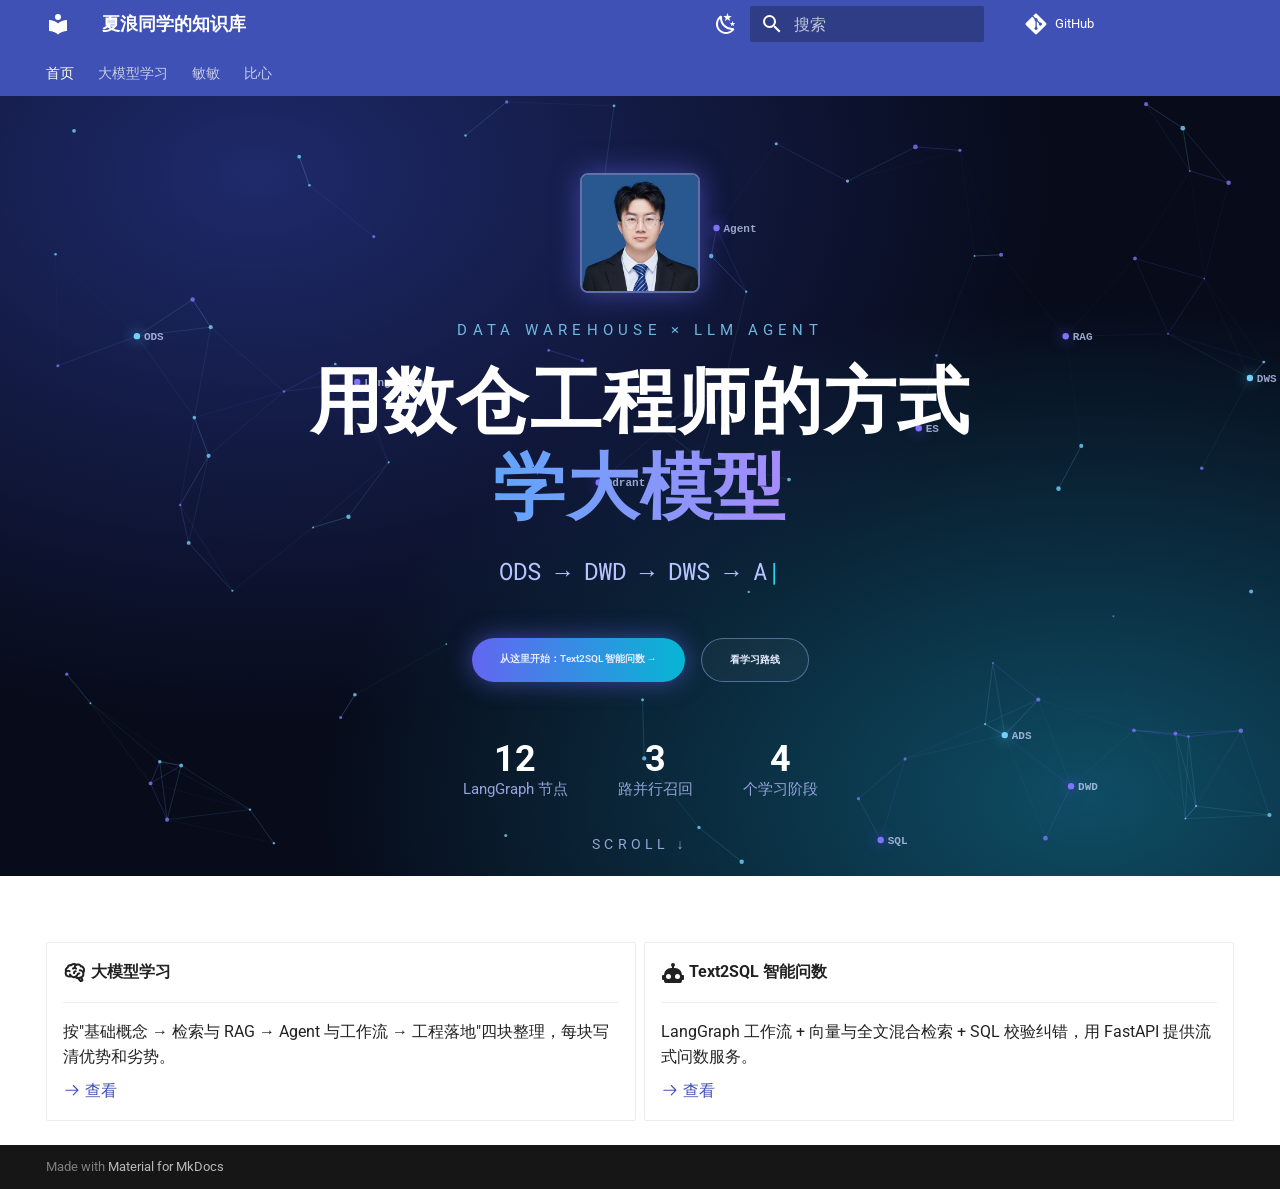
<file: index.html>
<!doctype html>
<html lang="zh" class="no-js">
  <head>
    
      <meta charset="utf-8">
      <meta name="viewport" content="width=device-width,initial-scale=1">
      
        <meta name="description" content="数据仓库开发，正在学习大模型与 Agent 开发">
      
      
        <meta name="author" content="张夏浪">
      
      
        <link rel="canonical" href="https://myzhangxialang.cn/">
      
      
      
        <link rel="next" href="llm/learning/">
      
      
        
      
      
      <link rel="icon" href="assets/images/favicon.png">
      <meta name="generator" content="mkdocs-1.6.1, mkdocs-material-9.8.1">
    
    
      
        <title>首页 - 夏浪同学的知识库</title>
      
    
    
      <link rel="stylesheet" href="assets/stylesheets/main.57a0d79d.min.css">
      
        
        <link rel="stylesheet" href="assets/stylesheets/palette.fb2fffe2.min.css">
      
      


    
    
      
    
    
      
        
        
        <link rel="preconnect" href="https://fonts.gstatic.com" crossorigin>
        <link rel="stylesheet" href="https://fonts.googleapis.com/css?family=Roboto:300,300i,400,400i,700,700i%7CRoboto+Mono:400,400i,700,700i&display=fallback">
        <style>:root{--md-text-font:"Roboto";--md-code-font:"Roboto Mono"}</style>
      
    
    
      <link rel="stylesheet" href="assets/timeline.css">
    
    <script>__md_scope=new URL(".",location),__md_hash=e=>[...e].reduce(((e,_)=>(e<<5)-e+_.charCodeAt(0)),0),__md_get=(e,_=localStorage,t=__md_scope)=>JSON.parse(_.getItem(t.pathname+"."+e)),__md_set=(e,_,t=localStorage,a=__md_scope)=>{try{t.setItem(a.pathname+"."+e,JSON.stringify(_))}catch(e){}}</script>
    
      

    
    
  
  <link rel="stylesheet" href="assets/hero.css">

  </head>
  
  
    
    
      
    
    
    
    
    <body dir="ltr" data-md-color-scheme="default" data-md-color-primary="indigo" data-md-color-accent="indigo">
  
    
    <input class="md-toggle" data-md-toggle="drawer" type="checkbox" id="__drawer" autocomplete="off">
    <input class="md-toggle" data-md-toggle="search" type="checkbox" id="__search" autocomplete="off">
    <label class="md-overlay" for="__drawer"></label>
    <div data-md-component="skip">
      
    </div>
    <div data-md-component="announce">
      
    </div>
    
    
      

<header class="md-header" data-md-component="header">
  <nav class="md-header__inner md-grid" aria-label="页眉">
    <a href="." title="夏浪同学的知识库" class="md-header__button md-logo" aria-label="夏浪同学的知识库" data-md-component="logo">
      
  
  <svg xmlns="http://www.w3.org/2000/svg" viewBox="0 0 24 24"><path d="M12 8a3 3 0 0 0 3-3 3 3 0 0 0-3-3 3 3 0 0 0-3 3 3 3 0 0 0 3 3m0 3.54C9.64 9.35 6.5 8 3 8v11c3.5 0 6.64 1.35 9 3.54 2.36-2.19 5.5-3.54 9-3.54V8c-3.5 0-6.64 1.35-9 3.54"/></svg>

    </a>
    <label class="md-header__button md-icon" for="__drawer">
      
      <svg xmlns="http://www.w3.org/2000/svg" viewBox="0 0 24 24"><path d="M3 6h18v2H3zm0 5h18v2H3zm0 5h18v2H3z"/></svg>
    </label>
    <div class="md-header__title" data-md-component="header-title">
      <div class="md-header__ellipsis">
        <div class="md-header__topic">
          <span class="md-ellipsis">
            夏浪同学的知识库
          </span>
        </div>
        <div class="md-header__topic" data-md-component="header-topic">
          <span class="md-ellipsis">
            
              首页
            
          </span>
        </div>
      </div>
    </div>
    
      
        <form class="md-header__option" data-md-component="palette">
  
    
    
    
    <input class="md-option" data-md-color-media="(prefers-color-scheme: light)" data-md-color-scheme="default" data-md-color-primary="indigo" data-md-color-accent="indigo"  aria-label="切换到深色模式"  type="radio" name="__palette" id="__palette_0">
    
      <label class="md-header__button md-icon" title="切换到深色模式" for="__palette_1" hidden>
        <svg xmlns="http://www.w3.org/2000/svg" viewBox="0 0 24 24"><path d="m17.75 4.09-2.53 1.94.91 3.06-2.63-1.81-2.63 1.81.91-3.06-2.53-1.94L12.44 4l1.06-3 1.06 3zm3.5 6.91-1.64 1.25.59 1.98-1.7-1.17-1.7 1.17.59-1.98L15.75 11l2.06-.05L18.5 9l.69 1.95zm-2.28 4.95c.83-.08 1.72 1.1 1.19 1.85-.32.45-.66.87-1.08 1.27C15.17 23 8.84 23 4.94 19.07c-3.91-3.9-3.91-10.24 0-14.14.4-.4.82-.76 1.27-1.08.75-.53 1.93.36 1.85 1.19-.27 2.86.69 5.83 2.89 8.02a9.96 9.96 0 0 0 8.02 2.89m-1.64 2.02a12.08 12.08 0 0 1-7.8-3.47c-2.17-2.19-3.33-5-3.49-7.82-2.81 3.14-2.7 7.96.31 10.98 3.02 3.01 7.84 3.12 10.98.31"/></svg>
      </label>
    
  
    
    
    
    <input class="md-option" data-md-color-media="(prefers-color-scheme: dark)" data-md-color-scheme="slate" data-md-color-primary="indigo" data-md-color-accent="indigo"  aria-label="切换到浅色模式"  type="radio" name="__palette" id="__palette_1">
    
      <label class="md-header__button md-icon" title="切换到浅色模式" for="__palette_0" hidden>
        <svg xmlns="http://www.w3.org/2000/svg" viewBox="0 0 24 24"><path d="M12 7a5 5 0 0 1 5 5 5 5 0 0 1-5 5 5 5 0 0 1-5-5 5 5 0 0 1 5-5m0 2a3 3 0 0 0-3 3 3 3 0 0 0 3 3 3 3 0 0 0 3-3 3 3 0 0 0-3-3m0-7 2.39 3.42C13.65 5.15 12.84 5 12 5s-1.65.15-2.39.42zM3.34 7l4.16-.35A7.2 7.2 0 0 0 5.94 8.5c-.44.74-.69 1.5-.83 2.29zm.02 10 1.76-3.77a7.131 7.131 0 0 0 2.38 4.14zM20.65 7l-1.77 3.79a7.02 7.02 0 0 0-2.38-4.15zm-.01 10-4.14.36c.59-.51 1.12-1.14 1.54-1.86.42-.73.69-1.5.83-2.29zM12 22l-2.41-3.44c.74.27 1.55.44 2.41.44.82 0 1.63-.17 2.37-.44z"/></svg>
      </label>
    
  
</form>
      
    
    
      <script>var palette=__md_get("__palette");if(palette&&palette.color){if("(prefers-color-scheme)"===palette.color.media){var media=matchMedia("(prefers-color-scheme: light)"),input=document.querySelector(media.matches?"[data-md-color-media='(prefers-color-scheme: light)']":"[data-md-color-media='(prefers-color-scheme: dark)']");palette.color.media=input.getAttribute("data-md-color-media"),palette.color.scheme=input.getAttribute("data-md-color-scheme"),palette.color.primary=input.getAttribute("data-md-color-primary"),palette.color.accent=input.getAttribute("data-md-color-accent")}for(var[key,value]of Object.entries(palette.color))document.body.setAttribute("data-md-color-"+key,value)}</script>
    
    
    
      
      
        <label class="md-header__button md-icon" for="__search">
          
          <svg xmlns="http://www.w3.org/2000/svg" viewBox="0 0 24 24"><path d="M9.5 3A6.5 6.5 0 0 1 16 9.5c0 1.61-.59 3.09-1.56 4.23l.27.27h.79l5 5-1.5 1.5-5-5v-.79l-.27-.27A6.52 6.52 0 0 1 9.5 16 6.5 6.5 0 0 1 3 9.5 6.5 6.5 0 0 1 9.5 3m0 2C7 5 5 7 5 9.5S7 14 9.5 14 14 12 14 9.5 12 5 9.5 5"/></svg>
        </label>
        <div class="md-search" data-md-component="search" role="dialog">
  <label class="md-search__overlay" for="__search"></label>
  <div class="md-search__inner" role="search">
    <form class="md-search__form" name="search">
      <input type="text" class="md-search__input" name="query" aria-label="搜索" placeholder="搜索" autocapitalize="off" autocorrect="off" autocomplete="off" spellcheck="false" data-md-component="search-query" required>
      <label class="md-search__icon md-icon" for="__search">
        
        <svg xmlns="http://www.w3.org/2000/svg" viewBox="0 0 24 24"><path d="M9.5 3A6.5 6.5 0 0 1 16 9.5c0 1.61-.59 3.09-1.56 4.23l.27.27h.79l5 5-1.5 1.5-5-5v-.79l-.27-.27A6.52 6.52 0 0 1 9.5 16 6.5 6.5 0 0 1 3 9.5 6.5 6.5 0 0 1 9.5 3m0 2C7 5 5 7 5 9.5S7 14 9.5 14 14 12 14 9.5 12 5 9.5 5"/></svg>
        
        <svg xmlns="http://www.w3.org/2000/svg" viewBox="0 0 24 24"><path d="M20 11v2H8l5.5 5.5-1.42 1.42L4.16 12l7.92-7.92L13.5 5.5 8 11z"/></svg>
      </label>
      <nav class="md-search__options" aria-label="查找">
        
        <button type="reset" class="md-search__icon md-icon" title="清空当前内容" aria-label="清空当前内容" tabindex="-1">
          
          <svg xmlns="http://www.w3.org/2000/svg" viewBox="0 0 24 24"><path d="M19 6.41 17.59 5 12 10.59 6.41 5 5 6.41 10.59 12 5 17.59 6.41 19 12 13.41 17.59 19 19 17.59 13.41 12z"/></svg>
        </button>
      </nav>
      
    </form>
    <div class="md-search__output">
      <div class="md-search__scrollwrap" tabindex="0" data-md-scrollfix>
        <div class="md-search-result" data-md-component="search-result">
          <div class="md-search-result__meta">
            正在初始化搜索引擎
          </div>
          <ol class="md-search-result__list" role="presentation"></ol>
        </div>
      </div>
    </div>
  </div>
</div>
      
    
    
      <div class="md-header__source">
        <a href="https://github.com/chinazhangxialang-code" title="前往仓库" class="md-source" data-md-component="source">
  <div class="md-source__icon md-icon">
    
    <svg xmlns="http://www.w3.org/2000/svg" viewBox="0 0 448 512"><!--! Font Awesome Free 7.1.0 by @fontawesome - https://fontawesome.com License - https://fontawesome.com/license/free (Icons: CC BY 4.0, Fonts: SIL OFL 1.1, Code: MIT License) Copyright 2025 Fonticons, Inc.--><path d="M439.6 236.1 244 40.5c-5.4-5.5-12.8-8.5-20.4-8.5s-15 3-20.4 8.4L162.5 81l51.5 51.5c27.1-9.1 52.7 16.8 43.4 43.7l49.7 49.7c34.2-11.8 61.2 31 35.5 56.7-26.5 26.5-70.2-2.9-56-37.3L240.3 199v121.9c25.3 12.5 22.3 41.8 9.1 55-6.4 6.4-15.2 10.1-24.3 10.1s-17.8-3.6-24.3-10.1c-17.6-17.6-11.1-46.9 11.2-56v-123c-20.8-8.5-24.6-30.7-18.6-45L142.6 101 8.5 235.1C3 240.6 0 247.9 0 255.5s3 15 8.5 20.4l195.6 195.7c5.4 5.4 12.7 8.4 20.4 8.4s15-3 20.4-8.4l194.7-194.7c5.4-5.4 8.4-12.8 8.4-20.4s-3-15-8.4-20.4"/></svg>
  </div>
  <div class="md-source__repository">
    GitHub
  </div>
</a>
      </div>
    
  </nav>
  
</header>
    
    <div class="md-container" data-md-component="container">
      
      
  
        
          
            
<nav class="md-tabs" aria-label="标签" data-md-component="tabs">
  <div class="md-grid">
    <ul class="md-tabs__list">
      
        
  
  
  
    
  
  
    <li class="md-tabs__item md-tabs__item--active">
      <a href="." class="md-tabs__link">
        
  
  
    
  
  首页

      </a>
    </li>
  

      
        
  
  
  
  
    
    
      <li class="md-tabs__item">
        <a href="llm/learning/" class="md-tabs__link">
          
  
  
  大模型学习

        </a>
      </li>
    
  

      
        
  
  
  
  
    <li class="md-tabs__item">
      <a href="tangtang/" class="md-tabs__link">
        
  
  
    
  
  敏敏

      </a>
    </li>
  

      
        
  
  
  
  
    <li class="md-tabs__item">
      <a href="/bixin/" class="md-tabs__link">
        
  
  
    
  
  比心

      </a>
    </li>
  

      
    </ul>
  </div>
</nav>
          
        
      
  <section class="dz-hero" aria-label="首屏">
    <canvas id="dz-canvas" aria-hidden="true"></canvas>
    <div class="dz-hero__inner">
      <button class="dz-hero__avatar-btn" type="button" id="dz-avatar-btn" aria-haspopup="dialog" title="点击查看个人介绍">
        <img class="dz-hero__avatar" src="images/avatar.jpg" alt="张夏浪" width="120" height="120">
      </button>
      <p class="dz-hero__eyebrow">DATA WAREHOUSE × LLM AGENT</p>
      <h1 class="dz-hero__title">用数仓工程师的方式<br><span class="dz-grad">学大模型</span></h1>
      <p class="dz-hero__typed"><span id="dz-typed"></span><span class="dz-caret">|</span></p>
      <div class="dz-hero__actions">
        <a class="dz-btn dz-btn--primary" href="llm/text2sql/">从这里开始：Text2SQL 智能问数 →</a>
        <a class="dz-btn" href="llm/learning/">看学习路线</a>
      </div>
      <ul class="dz-hero__stats">
        <li><b>12</b><span>LangGraph 节点</span></li>
        <li><b>3</b><span>路并行召回</span></li>
        <li><b>4</b><span>个学习阶段</span></li>
      </ul>
    </div>
    <a class="dz-scroll" href="#dz-content" aria-label="向下滚动">SCROLL ↓</a>
  </section><div class="dz-modal" id="dz-modal" role="dialog" aria-modal="true" aria-labelledby="dz-modal-name" hidden>
    <div class="dz-modal__card">
      <button class="dz-modal__close" type="button" aria-label="关闭">×</button>
      <img class="dz-modal__photo" src="images/avatar.jpg" alt="张夏浪" width="200" height="200">
      <h2 class="dz-modal__name" id="dz-modal-name">张夏浪</h2>
      <p class="dz-modal__role">数据仓库开发 · 杭州 · 正在学习大模型与 Agent</p>
      <ul class="dz-modal__tags">
        <li>投放归因 / ROI</li><li>留存 LTV</li><li>StarRocks</li><li>LangGraph</li><li>Text2SQL</li>
      </ul>
      <div class="dz-modal__actions">
        <a class="dz-btn dz-btn--primary" href="llm/learning/">看学习路线</a>
        <a class="dz-btn" href="https://github.com/chinazhangxialang-code" target="_blank" rel="noopener">GitHub</a>
      </div>
    </div>
  </div>

      <main class="md-main" data-md-component="main">
        <div class="md-main__inner md-grid">
          
            
              
                
              
              <div class="md-sidebar md-sidebar--primary" data-md-component="sidebar" data-md-type="navigation" hidden>
                <div class="md-sidebar__scrollwrap">
                  <div class="md-sidebar__inner">
                    


  


<nav class="md-nav md-nav--primary md-nav--lifted" aria-label="导航栏" data-md-level="0">
  <label class="md-nav__title" for="__drawer">
    <a href="." title="夏浪同学的知识库" class="md-nav__button md-logo" aria-label="夏浪同学的知识库" data-md-component="logo">
      
  
  <svg xmlns="http://www.w3.org/2000/svg" viewBox="0 0 24 24"><path d="M12 8a3 3 0 0 0 3-3 3 3 0 0 0-3-3 3 3 0 0 0-3 3 3 3 0 0 0 3 3m0 3.54C9.64 9.35 6.5 8 3 8v11c3.5 0 6.64 1.35 9 3.54 2.36-2.19 5.5-3.54 9-3.54V8c-3.5 0-6.64 1.35-9 3.54"/></svg>

    </a>
    夏浪同学的知识库
  </label>
  
    <div class="md-nav__source">
      <a href="https://github.com/chinazhangxialang-code" title="前往仓库" class="md-source" data-md-component="source">
  <div class="md-source__icon md-icon">
    
    <svg xmlns="http://www.w3.org/2000/svg" viewBox="0 0 448 512"><!--! Font Awesome Free 7.1.0 by @fontawesome - https://fontawesome.com License - https://fontawesome.com/license/free (Icons: CC BY 4.0, Fonts: SIL OFL 1.1, Code: MIT License) Copyright 2025 Fonticons, Inc.--><path d="M439.6 236.1 244 40.5c-5.4-5.5-12.8-8.5-20.4-8.5s-15 3-20.4 8.4L162.5 81l51.5 51.5c27.1-9.1 52.7 16.8 43.4 43.7l49.7 49.7c34.2-11.8 61.2 31 35.5 56.7-26.5 26.5-70.2-2.9-56-37.3L240.3 199v121.9c25.3 12.5 22.3 41.8 9.1 55-6.4 6.4-15.2 10.1-24.3 10.1s-17.8-3.6-24.3-10.1c-17.6-17.6-11.1-46.9 11.2-56v-123c-20.8-8.5-24.6-30.7-18.6-45L142.6 101 8.5 235.1C3 240.6 0 247.9 0 255.5s3 15 8.5 20.4l195.6 195.7c5.4 5.4 12.7 8.4 20.4 8.4s15-3 20.4-8.4l194.7-194.7c5.4-5.4 8.4-12.8 8.4-20.4s-3-15-8.4-20.4"/></svg>
  </div>
  <div class="md-source__repository">
    GitHub
  </div>
</a>
    </div>
  
  <ul class="md-nav__list" data-md-scrollfix>
    
      
      
  
  
    
  
  
  
    <li class="md-nav__item md-nav__item--active">
      
      <input class="md-nav__toggle md-toggle" type="checkbox" id="__toc">
      
      
      
      <a href="." class="md-nav__link md-nav__link--active">
        
  
  
  <span class="md-ellipsis">
    
  
    首页
  

    
  </span>
  
  

      </a>
      
    </li>
  

    
      
      
  
  
  
  
    
    
    
    
      
      
        
      
    
    
    <li class="md-nav__item md-nav__item--nested">
      
        
        
        <input class="md-nav__toggle md-toggle " type="checkbox" id="__nav_2" >
        
          
          <label class="md-nav__link" for="__nav_2" id="__nav_2_label" tabindex="0">
            
  
  
  <span class="md-ellipsis">
    
  
    大模型学习
  

    
  </span>
  
  

            <span class="md-nav__icon md-icon"></span>
          </label>
        
        <nav class="md-nav" data-md-level="1" aria-labelledby="__nav_2_label" aria-expanded="false">
          <label class="md-nav__title" for="__nav_2">
            <span class="md-nav__icon md-icon"></span>
            
  
    大模型学习
  

          </label>
          <ul class="md-nav__list" data-md-scrollfix>
            
              
                
  
  
  
  
    <li class="md-nav__item">
      <a href="llm/learning/" class="md-nav__link">
        
  
  
  <span class="md-ellipsis">
    
  
    学习路线
  

    
  </span>
  
  

      </a>
    </li>
  

              
            
              
                
  
  
  
  
    <li class="md-nav__item">
      <a href="llm/basics/" class="md-nav__link">
        
  
  
  <span class="md-ellipsis">
    
  
    基础概念
  

    
  </span>
  
  

      </a>
    </li>
  

              
            
              
                
  
  
  
  
    <li class="md-nav__item">
      <a href="llm/rag/" class="md-nav__link">
        
  
  
  <span class="md-ellipsis">
    
  
    检索与 RAG
  

    
  </span>
  
  

      </a>
    </li>
  

              
            
              
                
  
  
  
  
    <li class="md-nav__item">
      <a href="llm/agent/" class="md-nav__link">
        
  
  
  <span class="md-ellipsis">
    
  
    Agent 与工作流
  

    
  </span>
  
  

      </a>
    </li>
  

              
            
              
                
  
  
  
  
    <li class="md-nav__item">
      <a href="llm/text2sql/" class="md-nav__link">
        
  
  
  <span class="md-ellipsis">
    
  
    工程落地：Text2SQL 智能问数
  

    
  </span>
  
  

      </a>
    </li>
  

              
            
          </ul>
        </nav>
      
    </li>
  

    
      
      
  
  
  
  
    <li class="md-nav__item">
      <a href="tangtang/" class="md-nav__link">
        
  
  
  <span class="md-ellipsis">
    
  
    敏敏
  

    
  </span>
  
  

      </a>
    </li>
  

    
      
      
  
  
  
  
    <li class="md-nav__item">
      <a href="/bixin/" class="md-nav__link">
        
  
  
  <span class="md-ellipsis">
    
  
    比心
  

    
  </span>
  
  

      </a>
    </li>
  

    
  </ul>
</nav>
                  </div>
                </div>
              </div>
            
            
              
                
              
              <div class="md-sidebar md-sidebar--secondary" data-md-component="sidebar" data-md-type="toc" hidden>
                <div class="md-sidebar__scrollwrap">
                  <div class="md-sidebar__inner">
                    

<nav class="md-nav md-nav--secondary" aria-label="目录">
  
  
  
  
</nav>
                  </div>
                </div>
              </div>
            
          
          
            <div class="md-content" data-md-component="content">
              
              <article class="md-content__inner md-typeset">
                
  <div id="dz-content"></div>
  <!-- 标语和两个按钮已经移到首屏动画里（overrides/home.html），这里从卡片开始。 -->

<div class="grid cards">
<ul>
<li>
<p><span class="twemoji lg middle"><svg xmlns="http://www.w3.org/2000/svg" viewBox="0 0 24 24"><path d="M21.33 12.91c.09 1.55-.62 3.04-1.89 3.95l.77 1.49c.23.45.26.98.06 1.45-.19.47-.58.84-1.06 1l-.79.25a1.687 1.687 0 0 1-1.86-.55L14.44 18c-.89-.15-1.73-.53-2.44-1.1-.5.15-1 .23-1.5.23-.88 0-1.76-.27-2.5-.79-.53.16-1.07.23-1.62.22-.79.01-1.57-.15-2.3-.45a4.1 4.1 0 0 1-2.43-3.61c-.08-.72.04-1.45.35-2.11-.29-.75-.32-1.57-.07-2.33C2.3 7.11 3 6.32 3.87 5.82c.58-1.69 2.21-2.82 4-2.7 1.6-1.5 4.05-1.66 5.83-.37.42-.11.86-.17 1.3-.17 1.36-.03 2.65.57 3.5 1.64 2.04.53 3.5 2.35 3.58 4.47.05 1.11-.25 2.2-.86 3.13.07.36.11.72.11 1.09m-5-1.41c.57.07 1.02.5 1.02 1.07a1 1 0 0 1-1 1h-.63c-.32.9-.88 1.69-1.62 2.29.25.09.51.14.77.21 5.13-.07 4.53-3.2 4.53-3.25a2.59 2.59 0 0 0-2.69-2.49 1 1 0 0 1-1-1 1 1 0 0 1 1-1c1.23.03 2.41.49 3.33 1.3.05-.29.08-.59.08-.89-.06-1.24-.62-2.32-2.87-2.53-1.25-2.96-4.4-1.32-4.4-.4-.03.23.21.72.25.75a1 1 0 0 1 1 1c0 .55-.45 1-1 1-.53-.02-1.03-.22-1.43-.56-.48.31-1.03.5-1.6.56-.57.05-1.04-.35-1.07-.9a.97.97 0 0 1 .88-1.1c.16-.02.94-.14.94-.77 0-.66.25-1.29.68-1.79-.92-.25-1.91.08-2.91 1.29C6.75 5 6 5.25 5.45 7.2 4.5 7.67 4 8 3.78 9c1.08-.22 2.19-.13 3.22.25.5.19.78.75.59 1.29-.19.52-.77.78-1.29.59-.73-.32-1.55-.34-2.3-.06-.32.27-.32.83-.32 1.27 0 .74.37 1.43 1 1.83.53.27 1.12.41 1.71.4q-.225-.39-.39-.81a1.038 1.038 0 0 1 1.96-.68c.4 1.14 1.42 1.92 2.62 2.05 1.37-.07 2.59-.88 3.19-2.13.23-1.38 1.34-1.5 2.56-1.5m2 7.47-.62-1.3-.71.16 1 1.25zm-4.65-8.61a1 1 0 0 0-.91-1.03c-.71-.04-1.4.2-1.93.67-.57.58-.87 1.38-.84 2.19a1 1 0 0 0 1 1c.57 0 1-.45 1-1 0-.27.07-.54.23-.76.12-.1.27-.15.43-.15.55.03 1.02-.38 1.02-.92"/></svg></span> <strong>大模型学习</strong></p>
<hr />
<p>按"基础概念 → 检索与 RAG → Agent 与工作流 → 工程落地"四块整理，每块写清优势和劣势。</p>
<p><a href="llm/learning/"><span class="twemoji"><svg xmlns="http://www.w3.org/2000/svg" viewBox="0 0 24 24"><path d="M13.22 19.03a.75.75 0 0 1 0-1.06L18.19 13H3.75a.75.75 0 0 1 0-1.5h14.44l-4.97-4.97a.749.749 0 0 1 .326-1.275.75.75 0 0 1 .734.215l6.25 6.25a.75.75 0 0 1 0 1.06l-6.25 6.25a.75.75 0 0 1-1.06 0"/></svg></span> 查看</a></p>
</li>
<li>
<p><span class="twemoji lg middle"><svg xmlns="http://www.w3.org/2000/svg" viewBox="0 0 24 24"><path d="M12 2a2 2 0 0 1 2 2c0 .74-.4 1.39-1 1.73V7h1a7 7 0 0 1 7 7h1a1 1 0 0 1 1 1v3a1 1 0 0 1-1 1h-1v1a2 2 0 0 1-2 2H5a2 2 0 0 1-2-2v-1H2a1 1 0 0 1-1-1v-3a1 1 0 0 1 1-1h1a7 7 0 0 1 7-7h1V5.73c-.6-.34-1-.99-1-1.73a2 2 0 0 1 2-2M7.5 13A2.5 2.5 0 0 0 5 15.5 2.5 2.5 0 0 0 7.5 18a2.5 2.5 0 0 0 2.5-2.5A2.5 2.5 0 0 0 7.5 13m9 0a2.5 2.5 0 0 0-2.5 2.5 2.5 2.5 0 0 0 2.5 2.5 2.5 2.5 0 0 0 2.5-2.5 2.5 2.5 0 0 0-2.5-2.5"/></svg></span> <strong>Text2SQL 智能问数</strong></p>
<hr />
<p>LangGraph 工作流 + 向量与全文混合检索 + SQL 校验纠错，用 FastAPI 提供流式问数服务。</p>
<p><a href="llm/text2sql/"><span class="twemoji"><svg xmlns="http://www.w3.org/2000/svg" viewBox="0 0 24 24"><path d="M13.22 19.03a.75.75 0 0 1 0-1.06L18.19 13H3.75a.75.75 0 0 1 0-1.5h14.44l-4.97-4.97a.749.749 0 0 1 .326-1.275.75.75 0 0 1 .734.215l6.25 6.25a.75.75 0 0 1 0 1.06l-6.25 6.25a.75.75 0 0 1-1.06 0"/></svg></span> 查看</a></p>
</li>
</ul>
</div>

              </article>
            </div>
          
          
<script>var target=document.getElementById(location.hash.slice(1));target&&target.name&&(target.checked=target.name.startsWith("__tabbed_"))</script>
        </div>
        
          <button type="button" class="md-top md-icon" data-md-component="top" hidden>
  
  <svg xmlns="http://www.w3.org/2000/svg" viewBox="0 0 24 24"><path d="M13 20h-2V8l-5.5 5.5-1.42-1.42L12 4.16l7.92 7.92-1.42 1.42L13 8z"/></svg>
  回到页面顶部
</button>
        
      </main>
      
        <footer class="md-footer">
  
  <div class="md-footer-meta md-typeset">
    <div class="md-footer-meta__inner md-grid">
      <div class="md-copyright">
  
  
    Made with
    <a href="https://squidfunk.github.io/mkdocs-material/" target="_blank" rel="noopener">
      Material for MkDocs
    </a>
  
</div>
      
    </div>
  </div>
</footer>
      
    </div>
    <div class="md-dialog" data-md-component="dialog">
      <div class="md-dialog__inner md-typeset"></div>
    </div>
    
    
    
      
      
      <script id="__config" type="application/json">{"annotate": null, "base": ".", "features": ["navigation.tabs", "navigation.sections", "navigation.top", "search.highlight", "content.code.copy"], "search": "assets/javascripts/workers/search.a7633da7.min.js", "tags": null, "translations": {"clipboard.copied": "\u5df2\u590d\u5236", "clipboard.copy": "\u590d\u5236", "search.result.more.one": "\u5728\u8be5\u9875\u4e0a\u8fd8\u6709 1 \u4e2a\u7b26\u5408\u6761\u4ef6\u7684\u7ed3\u679c", "search.result.more.other": "\u5728\u8be5\u9875\u4e0a\u8fd8\u6709 # \u4e2a\u7b26\u5408\u6761\u4ef6\u7684\u7ed3\u679c", "search.result.none": "\u6ca1\u6709\u627e\u5230\u7b26\u5408\u6761\u4ef6\u7684\u7ed3\u679c", "search.result.one": "\u627e\u5230 1 \u4e2a\u7b26\u5408\u6761\u4ef6\u7684\u7ed3\u679c", "search.result.other": "# \u4e2a\u7b26\u5408\u6761\u4ef6\u7684\u7ed3\u679c", "search.result.placeholder": "\u952e\u5165\u4ee5\u5f00\u59cb\u641c\u7d22", "search.result.term.missing": "\u7f3a\u5c11", "select.version": "\u9009\u62e9\u5f53\u524d\u7248\u672c"}, "version": null}</script>
    
    
  
      <script src="assets/javascripts/bundle.a5f9d56c.min.js"></script>
      
        <script src="assets/timeline.js"></script>
      
    
  <script src="assets/hero.js"></script>

  </body>
</html>
</file>
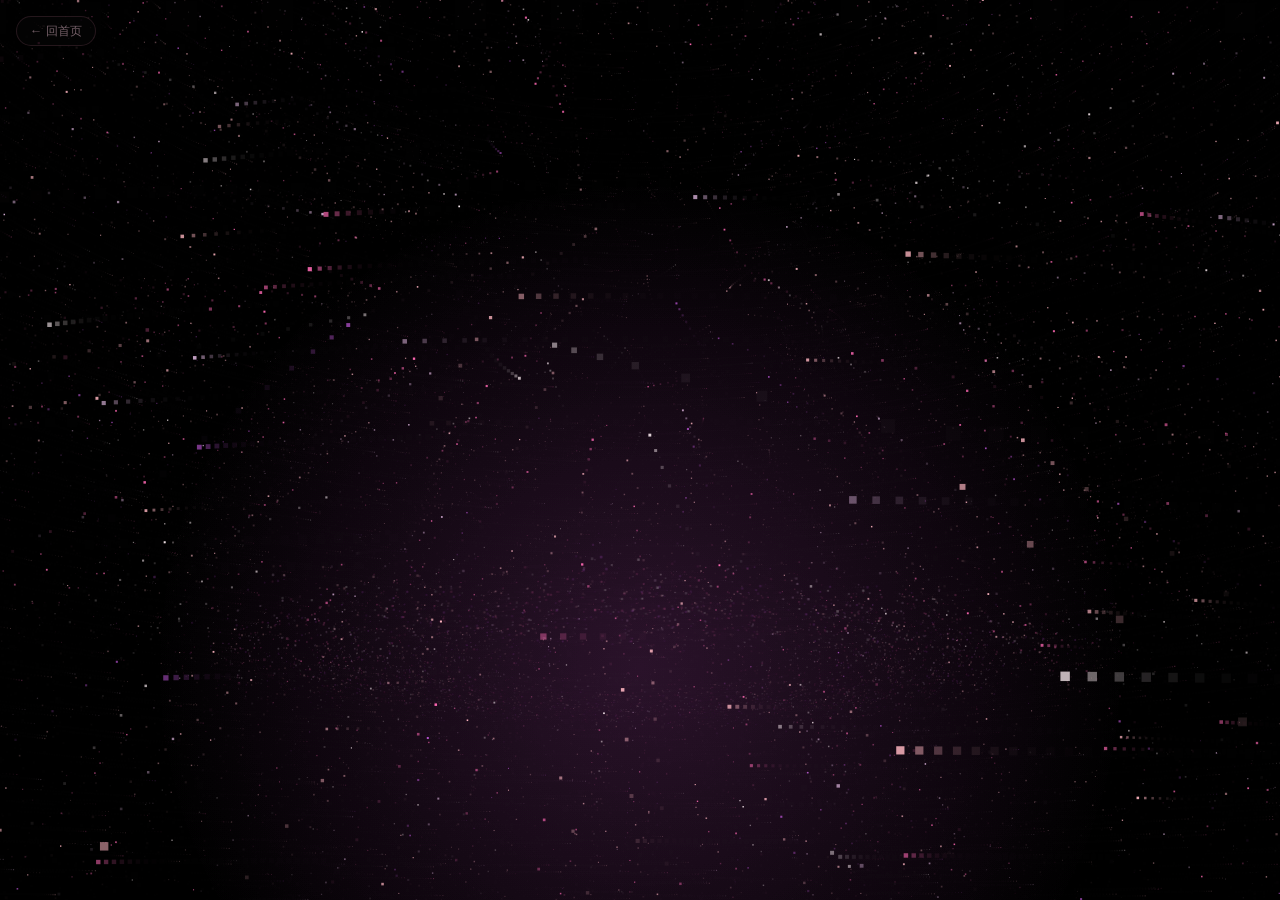
<file: bixin/index.html>
<!DOCTYPE html>
<html lang="zh-CN">
<head>
<meta charset="UTF-8">
<meta name="viewport" content="width=device-width, initial-scale=1, maximum-scale=1">
<title>比心 - 夏浪同学的知识库</title>
<style>
  html, body { margin: 0; height: 100%; overflow: hidden; background: #000; }
  body { font-family: -apple-system, "PingFang SC", "Microsoft YaHei", sans-serif; touch-action: none; }
  canvas { display: block; width: 100vw; height: 100vh; cursor: grab; }
  canvas:active { cursor: grabbing; }
  .hint {
    position: fixed; left: 0; right: 0; bottom: 3.5vh;
    margin: 0; text-align: center; pointer-events: none;
    font-size: .72rem; color: rgba(255, 190, 215, .5); letter-spacing: .14em;
    animation: hint-fade 5s ease 4s forwards;
  }
  @keyframes hint-fade { to { opacity: 0; } }
  .back {
    position: fixed; left: 1rem; top: 1rem; z-index: 2;
    padding: .35rem .8rem; border-radius: 999px;
    font-size: .78rem; color: #ffd1e3; text-decoration: none;
    border: 1px solid rgba(255, 150, 190, .3); background: rgba(255, 255, 255, .03);
    opacity: .45; transition: opacity .2s;
  }
  .back:hover { opacity: 1; }
  /* 点一下弹出的土味情话 */
  .love {
    position: fixed; left: 50%; top: 9vh; z-index: 3;
    width: min(86vw, 26rem); padding: .9rem 1.2rem 1rem;
    border-radius: 18px; text-align: center; pointer-events: none;
    color: #fff0f6; background: rgba(255, 105, 180, .14);
    border: 1px solid rgba(255, 182, 193, .45);
    box-shadow: 0 0 30px rgba(255, 105, 180, .35), inset 0 0 18px rgba(255, 182, 193, .12);
    backdrop-filter: blur(6px); -webkit-backdrop-filter: blur(6px);
    opacity: 0; transform: translate(-50%, -12px) scale(.9);
    transition: opacity .35s ease, transform .45s cubic-bezier(.2, 1.6, .4, 1);
  }
  .love.show { opacity: 1; transform: translate(-50%, 0) scale(1); }
  .love .q { margin: 0; font-size: .95rem; color: #ffd1e3; }
  .love .a {
    margin: .45rem 0 0; font-size: 1.15rem; font-weight: 700; color: #fff;
    text-shadow: 0 0 12px #ff69b4;
    opacity: 0; transform: translateY(6px); transition: opacity .4s ease, transform .4s ease;
  }
  .love .a.show { opacity: 1; transform: none; }
</style>
</head>
<body>
<a class="back" href="/">← 回首页</a>
<p class="hint">拖动可以转动 · 点一下有惊喜</p>
<div class="love" id="love" aria-live="polite"><p class="q" id="loveQ"></p><p class="a" id="loveA"></p></div>
<canvas id="c"></canvas>

<script>
(function () {
  "use strict";
  const canvas = document.getElementById("c");
  const ctx = canvas.getContext("2d");
  const reduceMotion = window.matchMedia("(prefers-reduced-motion: reduce)").matches;
  const rand = (a, b) => a + Math.random() * (b - a);

  let W = 0, H = 0, DPR = 1, SCALE = 1;
  function resize() {
    DPR = Math.min(window.devicePixelRatio || 1, 2);
    W = window.innerWidth; H = window.innerHeight;
    canvas.width = W * DPR; canvas.height = H * DPR;
    ctx.setTransform(DPR, 0, 0, DPR, 0, 0);
    // 画面里要放下：上面的心 + 下面的粒子光盘
    SCALE = Math.min(W / 80, H / 58);
  }
  resize();
  window.addEventListener("resize", resize);

  const small = Math.min(W, H) < 600;
  const HEART_N = small ? 6500 : 11000;
  const DISC_N = small ? 2200 : 4000;
  const DRIP_MAX = small ? 600 : 1200;

  // 配色：浅粉为主，亮粉、淡紫、少量白和紫点缀（和参考图同一个色系）
  const PALETTE = [
    [255, 182, 193, 0.42],  // 浅粉
    [255, 105, 180, 0.28],  // 亮粉
    [220, 180, 220, 0.14],  // 淡粉紫
    [255, 240, 245, 0.10],  // 近白
    [186, 85, 211, 0.06],   // 淡紫
  ];
  function pickColor(weights) {
    let r = Math.random(), acc = 0;
    for (let i = 0; i < PALETTE.length; i++) {
      acc += weights ? weights[i] : PALETTE[i][3];
      if (r <= acc) return PALETTE[i];
    }
    return PALETTE[0];
  }
  const DISC_WEIGHTS = [0.22, 0.24, 0.22, 0.14, 0.18];   // 光盘里紫色更多

  // ---------- 立体爱心 ----------
  // 用三维心形曲面方程：(x² + 9/4·z² + y² - 1)³ - x²·y³ - 9/80·z²·y³ = 0（y 朝上，z 是厚度）
  // 在空间里随机撒点，只留下贴近曲面的点（外壳）和少量内部点，得到一颗饱满圆润的实心爱心
  const HEART_Y = 9.5;        // 心浮在上方
  const DISC_Y = -17;         // 光盘在下方
  const HR = 10.5;            // 心的大小
  function heartF(x, y, z) {
    const a = x * x + 2.25 * z * z + y * y - 1;
    return a * a * a - x * x * y * y * y - 0.1125 * z * z * y * y * y;
  }
  const heart = [];
  while (heart.length < HEART_N) {
    const x = rand(-1.3, 1.3), y = rand(-1.1, 1.4), z = rand(-0.8, 0.8);
    const v = heartF(x, y, z);
    const shell = v > -0.06 && v <= 0;
    const inner = v <= -0.06 && Math.random() < 0.06;
    if (!shell && !inner) continue;
    const c = pickColor();
    const u = rand(-1, 1), th = rand(0, 6.283), R = rand(55, 95), k = Math.sqrt(1 - u * u);
    heart.push({
      tx: x * HR, ty: y * HR + HEART_Y - 1, tz: z * HR,
      sx: R * k * Math.cos(th), sy: R * u, sz: R * k * Math.sin(th),   // 开场从远处飘来
      delay: Math.random() * 1.4,
      ox: 0, oy: 0, oz: 0, vx: 0, vy: 0, vz: 0,
      size: rand(0.65, 1.5), c, a: rand(0.65, 1), tw: rand(0, 6.283),
    });
  }
  // 心下半部的颗粒，用来往下"滴落"
  const lower = heart.filter((p) => p.ty < HEART_Y - 6);

  // ---------- 下方旋转的粒子光盘 ----------
  const disc = [];
  for (let i = 0; i < DISC_N; i++) {
    // 半径集中在中间一圈，内外逐渐稀疏，像一片星云
    const g = (Math.random() + Math.random() + Math.random()) / 3;
    const r = 4 + g * 30;
    disc.push({
      r, a: rand(0, 6.283), y: rand(-0.5, 0.5) * (1 - g * 0.5),
      w: (0.0025 + 0.05 / r) * (Math.random() < 0.9 ? 1 : 0.6),  // 内圈转得快
      size: rand(0.6, 1.5), c: pickColor(DISC_WEIGHTS), alpha: rand(0.35, 0.9), tw: rand(0, 6.283),
    });
  }

  // ---------- 从心底往下滴落的颗粒 ----------
  const drips = [];
  function spawnDrip(px, py, pz) {
    drips.push({ x: px + rand(-0.6, 0.6), y: py, z: pz + rand(-0.6, 0.6), vx: rand(-0.015, 0.015), vy: rand(-0.02, 0), vz: rand(-0.015, 0.015),
      size: rand(0.7, 1.5), c: pickColor() });
  }

  // ---------- 交互 ----------
  let rotY = 0, rotX = 0.32, velY = 0.004, velX = 0;
  const AUTO = 0.004, TILT = 0.32;
  let dragging = false, lastX = 0, lastY = 0, downX = 0, downY = 0, downAt = 0;
  function down(x, y) { dragging = true; lastX = downX = x; lastY = downY = y; downAt = performance.now(); }
  function move(x, y) {
    if (!dragging) return;
    velY = (x - lastX) * 0.005; velX = (y - lastY) * 0.003;
    rotY += velY; rotX = Math.max(0.05, Math.min(0.75, rotX + velX));
    lastX = x; lastY = y;
  }
  function up(x, y) {
    dragging = false;
    if (performance.now() - downAt < 250 && Math.hypot(x - downX, y - downY) < 8) scatter();
  }
  canvas.addEventListener("mousedown", (e) => down(e.clientX, e.clientY));
  window.addEventListener("mousemove", (e) => move(e.clientX, e.clientY));
  window.addEventListener("mouseup", (e) => up(e.clientX, e.clientY));
  canvas.addEventListener("touchstart", (e) => { const t = e.touches[0]; down(t.clientX, t.clientY); }, { passive: true });
  canvas.addEventListener("touchmove", (e) => { const t = e.touches[0]; move(t.clientX, t.clientY); }, { passive: true });
  canvas.addEventListener("touchend", (e) => { const t = e.changedTouches[0]; up(t.clientX, t.clientY); });

  // 点击：心轻轻散开再聚回来，同时多落下一阵"粒子雨"，再弹出一句土味情话
  // 土味情话：先问一句，停一下再出"答案"，笑点在后半句
  const LINES = [
    ["你知道我的缺点是什么吗？", "缺点你 😳"],
    ["我觉得你今天有点怪", "怪好看的 💗"],
    ["你是哪里人？", "你是我的心上人"],
    ["我想买一块地", "你的死心塌地 🏡"],
    ["你知道你和星星的区别吗？", "星星在天上，你在我心里 ✨"],
    ["你属什么的？", "不管属什么，你属于我"],
    ["最近手头有点紧", "能借你的手牵一下吗 🤝"],
    ["你累不累呀？", "在我脑子里跑了一整天了"],
    ["我有一个超能力", "超喜欢你 🦸"],
    ["糖糖，你今天是不是吃糖了？", "不然怎么这么甜 🍬"],
    ["你知道我最喜欢什么神吗？", "你的眼神 👀"],
    ["你知道喝什么酒最容易醉吗？", "你的天长地久 🍷"],
    ["我是九，你是三", "除了你还是你（9÷3=3）"],
    ["我的手划了一道口子", "你也划一下，我们就是两口子了"],
    ["能帮我洗个东西吗？", "喜欢我 🫧"],
    ["我想吃碗面", "你的心里面 🍜"],
    ["苦海无涯", "回头是我呀 🙋‍♂️"],
    ["晴天、雨天、阴天都很好", "但都不如和你聊天"],
    ["你会弹琴吗？", "不会？那你怎么拨动了我的心弦 🎹"],
    ["我最近在减肥", "但对你的喜欢，一斤都减不下来"],
    ["你闻到什么味道了吗？", "空气里都是我喜欢你的味道"],
    ["糖糖，猜猜我的心在哪边？", "在你那边 👉"],
  ];
  const loveEl = document.getElementById("love");
  const loveQ = document.getElementById("loveQ");
  const loveA = document.getElementById("loveA");
  let linePool = [], loveTimers = [];
  function showLine() {
    if (!linePool.length) linePool = LINES.slice().sort(() => Math.random() - 0.5);
    const [q, a] = linePool.pop();
    loveTimers.forEach(clearTimeout); loveTimers = [];
    loveEl.classList.remove("show"); loveA.classList.remove("show");
    loveTimers.push(setTimeout(() => {
      loveQ.textContent = q; loveA.textContent = a;
      loveEl.classList.add("show");
    }, 120));
    loveTimers.push(setTimeout(() => loveA.classList.add("show"), 1100));   // 停顿一下再出笑点
    loveTimers.push(setTimeout(() => { loveEl.classList.remove("show"); loveA.classList.remove("show"); }, 6000));
  }

  let rain = 0;
  function scatter() {
    for (const p of heart) {
      const dx = p.tx, dy = p.ty - HEART_Y, dz = p.tz, len = Math.hypot(dx, dy, dz) || 1;
      const f = rand(0.25, 0.8);
      p.vx += dx / len * f; p.vy += dy / len * f; p.vz += dz / len * f;
    }
    rain = 1;
    showLine();
  }

  // ---------- 投影：先绕 Y 轴转，再整体前倾 rotX，形成俯视角 ----------
  const FOV = 90, CENTER_Y = -3;
  let cy = 1, sy = 0, cx = 1, sx = 0;
  function project(x, y, z) {
    const x1 = x * cy + z * sy, z1 = -x * sy + z * cy;
    const yy = y - CENTER_Y;
    const y1 = yy * cx - z1 * sx, z2 = yy * sx + z1 * cx;
    const f = FOV / (FOV + z2);
    return [W / 2 + x1 * f * SCALE, H / 2 - y1 * f * SCALE, f, z2];
  }
  function rgba(c, a) { return `rgba(${c[0]},${c[1]},${c[2]},${a})`; }
  function pt(x, y, size, color) {
    ctx.fillStyle = color;
    ctx.fillRect(x - size / 2, y - size / 2, size, size);
  }

  // ---------- 主循环 ----------
  const easeOut = (t) => 1 - Math.pow(1 - t, 3);
  let time = 0;

  function frame() {
    time += 1 / 60;
    if (!dragging) {
      velY += (AUTO - velY) * 0.02; velX *= 0.9;
      rotY += velY; rotX += (TILT - rotX) * 0.01;
    }
    cy = Math.cos(rotY); sy = Math.sin(rotY); cx = Math.cos(rotX); sx = Math.sin(rotX);
    rain *= 0.985;

    // 呼吸感的轻微心跳
    const ph = (time * 1.05) % 1;
    const beat = Math.exp(-Math.pow((ph - 0.15) / 0.07, 2)) + 0.55 * Math.exp(-Math.pow((ph - 0.36) / 0.08, 2));
    const pulse = reduceMotion ? 1 : 1 + beat * 0.045;
    const intro = Math.min(1, time / 2.8);
    const ps = SCALE / 13;   // 颗粒尺寸随屏幕缩放

    // 黑底，保留一点点拖影，让流动的颗粒有轻微拖尾
    ctx.fillStyle = "rgba(0,0,0,0.42)";
    ctx.fillRect(0, 0, W, H);

    // 光盘中心一点很淡的粉紫光，托住画面
    const [gx, gy, gf] = project(0, DISC_Y, 0);
    const glow = ctx.createRadialGradient(gx, gy, 0, gx, gy, 30 * SCALE * gf);
    glow.addColorStop(0, "rgba(200, 90, 200, 0.10)");
    glow.addColorStop(1, "rgba(200, 90, 200, 0)");
    ctx.fillStyle = glow;
    ctx.fillRect(0, 0, W, H);

    // 1. 下方旋转光盘
    for (const d of disc) {
      d.a += reduceMotion ? 0 : d.w;
      const x = Math.cos(d.a) * d.r, z = Math.sin(d.a) * d.r;
      const y = DISC_Y + d.y + Math.sin(time * 0.8 + d.tw) * 0.15;
      const [qx, qy, f, qz] = project(x, y, z);
      if (f <= 0) continue;
      const tw = 0.65 + 0.35 * Math.sin(time * 2 + d.tw);
      const depthFade = Math.max(0.35, Math.min(1, 0.75 - qz / 90));
      pt(qx, qy, Math.max(0.7, d.size * f * ps), rgba(d.c, d.alpha * tw * depthFade * intro));
    }

    // 2. 从心底滴落的颗粒
    if (!reduceMotion && intro >= 1) {
      const n = (small ? 6 : 12) + Math.round(rain * 20);
      for (let i = 0; i < n && drips.length < DRIP_MAX + rain * 800; i++) {
        const p = lower[(Math.random() * lower.length) | 0];
        spawnDrip(p.tx * pulse, (p.ty - HEART_Y) * pulse + HEART_Y, p.tz * pulse);
      }
    }
    for (let i = drips.length - 1; i >= 0; i--) {
      const d = drips[i];
      d.vy -= 0.0045; d.x += d.vx; d.y += d.vy; d.z += d.vz;
      if (d.y <= DISC_Y + 0.3) {
        // 落进光盘：变成光盘的一员，替换掉一个随机老颗粒，光盘就"越积越亮"
        const k = (Math.random() * disc.length) | 0;
        const r = Math.hypot(d.x, d.z);
        disc[k].r = Math.max(4, r + rand(0, 6)); disc[k].a = Math.atan2(d.z, d.x); disc[k].c = d.c;
        drips.splice(i, 1);
        continue;
      }
      const [qx, qy, f] = project(d.x, d.y, d.z);
      const fall = Math.min(1, (HEART_Y - d.y) / 30);
      pt(qx, qy, Math.max(0.7, d.size * f * ps), rgba(d.c, 0.85 - fall * 0.35));
    }

    // 3. 立体爱心
    for (const p of heart) {
      p.vx += -p.ox * 0.018; p.vy += -p.oy * 0.018; p.vz += -p.oz * 0.018;
      p.vx *= 0.93; p.vy *= 0.93; p.vz *= 0.93;
      p.ox += p.vx; p.oy += p.vy; p.oz += p.vz;
      let k = Math.max(0, Math.min(1, (time - p.delay) / 1.4));
      k = reduceMotion ? 1 : easeOut(k);
      const tx = p.tx * pulse, ty = (p.ty - HEART_Y) * pulse + HEART_Y, tz = p.tz * pulse;
      const x = p.sx + (tx - p.sx) * k + p.ox;
      const y = p.sy + (ty - p.sy) * k + p.oy;
      const z = p.sz + (tz - p.sz) * k + p.oz;
      const [qx, qy, f, qz] = project(x, y, z);
      if (f <= 0) continue;
      const front = Math.max(0.35, Math.min(1, 0.75 - qz / 30));   // 背面暗一些，立体感更强
      const tw = 0.8 + 0.2 * Math.sin(time * 2.5 + p.tw);
      pt(qx, qy, Math.max(0.7, p.size * f * ps), rgba(p.c, p.a * front * tw));
    }

    if (!reduceMotion) requestAnimationFrame(frame);
  }

  if (reduceMotion) { time = 5; frame(); }
  else requestAnimationFrame(frame);
})();
</script>
</body>
</html>
</file>
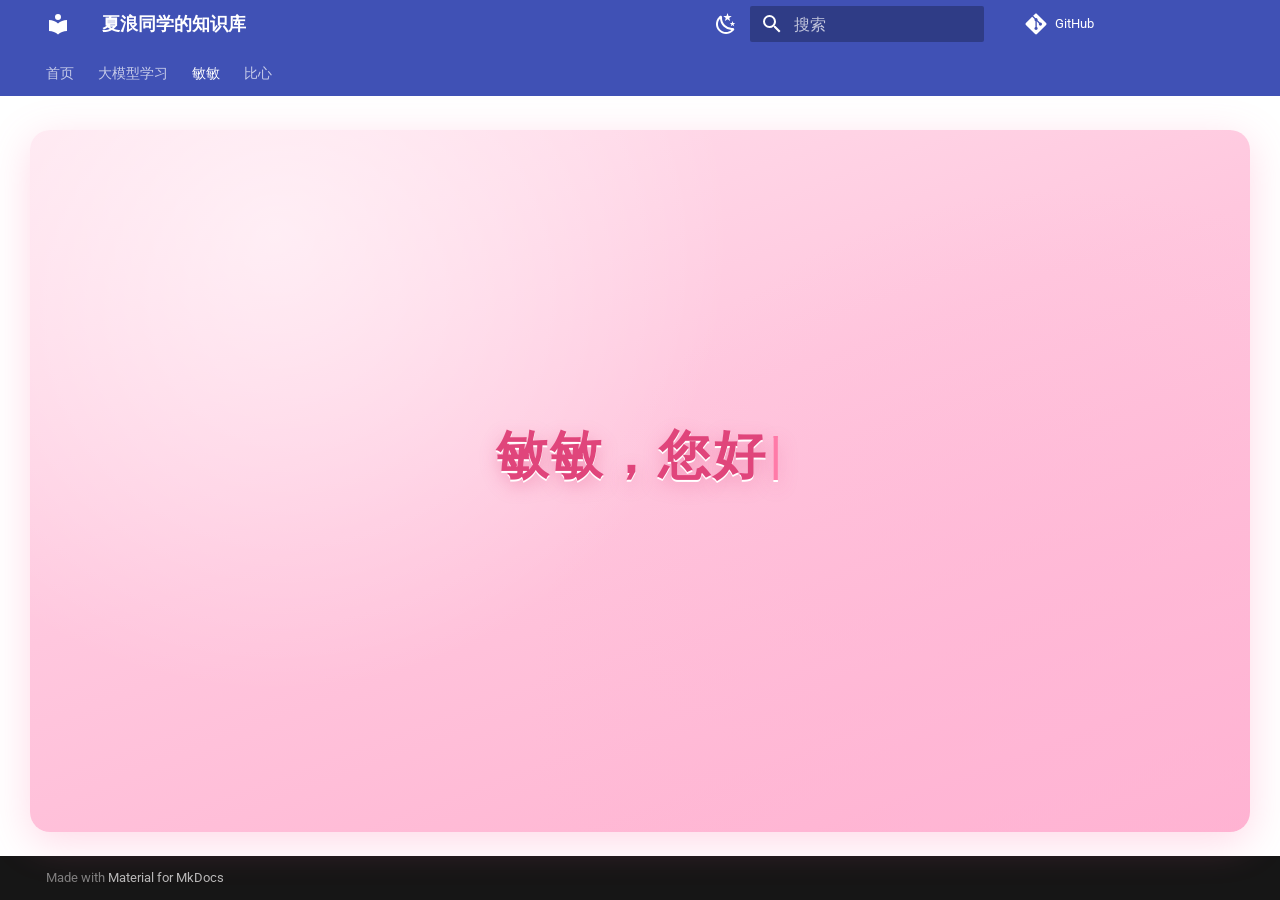
<file: tangtang/index.html>
<!doctype html>
<html lang="zh" class="no-js">
  <head>
    
      <meta charset="utf-8">
      <meta name="viewport" content="width=device-width,initial-scale=1">
      
        <meta name="description" content="数据仓库开发，正在学习大模型与 Agent 开发">
      
      
        <meta name="author" content="张夏浪">
      
      
        <link rel="canonical" href="https://myzhangxialang.cn/tangtang/">
      
      
        <link rel="prev" href="../llm/text2sql/">
      
      
      
        
      
      
      <link rel="icon" href="../assets/images/favicon.png">
      <meta name="generator" content="mkdocs-1.6.1, mkdocs-material-9.8.1">
    
    
      
        <title>敏敏 - 夏浪同学的知识库</title>
      
    
    
      <link rel="stylesheet" href="../assets/stylesheets/main.57a0d79d.min.css">
      
        
        <link rel="stylesheet" href="../assets/stylesheets/palette.fb2fffe2.min.css">
      
      


    
    
      
    
    
      
        
        
        <link rel="preconnect" href="https://fonts.gstatic.com" crossorigin>
        <link rel="stylesheet" href="https://fonts.googleapis.com/css?family=Roboto:300,300i,400,400i,700,700i%7CRoboto+Mono:400,400i,700,700i&display=fallback">
        <style>:root{--md-text-font:"Roboto";--md-code-font:"Roboto Mono"}</style>
      
    
    
      <link rel="stylesheet" href="../assets/timeline.css">
    
    <script>__md_scope=new URL("..",location),__md_hash=e=>[...e].reduce(((e,_)=>(e<<5)-e+_.charCodeAt(0)),0),__md_get=(e,_=localStorage,t=__md_scope)=>JSON.parse(_.getItem(t.pathname+"."+e)),__md_set=(e,_,t=localStorage,a=__md_scope)=>{try{t.setItem(a.pathname+"."+e,JSON.stringify(_))}catch(e){}}</script>
    
      

    
    
  
  <link rel="stylesheet" href="../assets/tangtang.css">

  </head>
  
  
    
    
      
    
    
    
    
    <body dir="ltr" data-md-color-scheme="default" data-md-color-primary="indigo" data-md-color-accent="indigo">
  
    
    <input class="md-toggle" data-md-toggle="drawer" type="checkbox" id="__drawer" autocomplete="off">
    <input class="md-toggle" data-md-toggle="search" type="checkbox" id="__search" autocomplete="off">
    <label class="md-overlay" for="__drawer"></label>
    <div data-md-component="skip">
      
    </div>
    <div data-md-component="announce">
      
    </div>
    
    
      

<header class="md-header" data-md-component="header">
  <nav class="md-header__inner md-grid" aria-label="页眉">
    <a href=".." title="夏浪同学的知识库" class="md-header__button md-logo" aria-label="夏浪同学的知识库" data-md-component="logo">
      
  
  <svg xmlns="http://www.w3.org/2000/svg" viewBox="0 0 24 24"><path d="M12 8a3 3 0 0 0 3-3 3 3 0 0 0-3-3 3 3 0 0 0-3 3 3 3 0 0 0 3 3m0 3.54C9.64 9.35 6.5 8 3 8v11c3.5 0 6.64 1.35 9 3.54 2.36-2.19 5.5-3.54 9-3.54V8c-3.5 0-6.64 1.35-9 3.54"/></svg>

    </a>
    <label class="md-header__button md-icon" for="__drawer">
      
      <svg xmlns="http://www.w3.org/2000/svg" viewBox="0 0 24 24"><path d="M3 6h18v2H3zm0 5h18v2H3zm0 5h18v2H3z"/></svg>
    </label>
    <div class="md-header__title" data-md-component="header-title">
      <div class="md-header__ellipsis">
        <div class="md-header__topic">
          <span class="md-ellipsis">
            夏浪同学的知识库
          </span>
        </div>
        <div class="md-header__topic" data-md-component="header-topic">
          <span class="md-ellipsis">
            
              敏敏
            
          </span>
        </div>
      </div>
    </div>
    
      
        <form class="md-header__option" data-md-component="palette">
  
    
    
    
    <input class="md-option" data-md-color-media="(prefers-color-scheme: light)" data-md-color-scheme="default" data-md-color-primary="indigo" data-md-color-accent="indigo"  aria-label="切换到深色模式"  type="radio" name="__palette" id="__palette_0">
    
      <label class="md-header__button md-icon" title="切换到深色模式" for="__palette_1" hidden>
        <svg xmlns="http://www.w3.org/2000/svg" viewBox="0 0 24 24"><path d="m17.75 4.09-2.53 1.94.91 3.06-2.63-1.81-2.63 1.81.91-3.06-2.53-1.94L12.44 4l1.06-3 1.06 3zm3.5 6.91-1.64 1.25.59 1.98-1.7-1.17-1.7 1.17.59-1.98L15.75 11l2.06-.05L18.5 9l.69 1.95zm-2.28 4.95c.83-.08 1.72 1.1 1.19 1.85-.32.45-.66.87-1.08 1.27C15.17 23 8.84 23 4.94 19.07c-3.91-3.9-3.91-10.24 0-14.14.4-.4.82-.76 1.27-1.08.75-.53 1.93.36 1.85 1.19-.27 2.86.69 5.83 2.89 8.02a9.96 9.96 0 0 0 8.02 2.89m-1.64 2.02a12.08 12.08 0 0 1-7.8-3.47c-2.17-2.19-3.33-5-3.49-7.82-2.81 3.14-2.7 7.96.31 10.98 3.02 3.01 7.84 3.12 10.98.31"/></svg>
      </label>
    
  
    
    
    
    <input class="md-option" data-md-color-media="(prefers-color-scheme: dark)" data-md-color-scheme="slate" data-md-color-primary="indigo" data-md-color-accent="indigo"  aria-label="切换到浅色模式"  type="radio" name="__palette" id="__palette_1">
    
      <label class="md-header__button md-icon" title="切换到浅色模式" for="__palette_0" hidden>
        <svg xmlns="http://www.w3.org/2000/svg" viewBox="0 0 24 24"><path d="M12 7a5 5 0 0 1 5 5 5 5 0 0 1-5 5 5 5 0 0 1-5-5 5 5 0 0 1 5-5m0 2a3 3 0 0 0-3 3 3 3 0 0 0 3 3 3 3 0 0 0 3-3 3 3 0 0 0-3-3m0-7 2.39 3.42C13.65 5.15 12.84 5 12 5s-1.65.15-2.39.42zM3.34 7l4.16-.35A7.2 7.2 0 0 0 5.94 8.5c-.44.74-.69 1.5-.83 2.29zm.02 10 1.76-3.77a7.131 7.131 0 0 0 2.38 4.14zM20.65 7l-1.77 3.79a7.02 7.02 0 0 0-2.38-4.15zm-.01 10-4.14.36c.59-.51 1.12-1.14 1.54-1.86.42-.73.69-1.5.83-2.29zM12 22l-2.41-3.44c.74.27 1.55.44 2.41.44.82 0 1.63-.17 2.37-.44z"/></svg>
      </label>
    
  
</form>
      
    
    
      <script>var palette=__md_get("__palette");if(palette&&palette.color){if("(prefers-color-scheme)"===palette.color.media){var media=matchMedia("(prefers-color-scheme: light)"),input=document.querySelector(media.matches?"[data-md-color-media='(prefers-color-scheme: light)']":"[data-md-color-media='(prefers-color-scheme: dark)']");palette.color.media=input.getAttribute("data-md-color-media"),palette.color.scheme=input.getAttribute("data-md-color-scheme"),palette.color.primary=input.getAttribute("data-md-color-primary"),palette.color.accent=input.getAttribute("data-md-color-accent")}for(var[key,value]of Object.entries(palette.color))document.body.setAttribute("data-md-color-"+key,value)}</script>
    
    
    
      
      
        <label class="md-header__button md-icon" for="__search">
          
          <svg xmlns="http://www.w3.org/2000/svg" viewBox="0 0 24 24"><path d="M9.5 3A6.5 6.5 0 0 1 16 9.5c0 1.61-.59 3.09-1.56 4.23l.27.27h.79l5 5-1.5 1.5-5-5v-.79l-.27-.27A6.52 6.52 0 0 1 9.5 16 6.5 6.5 0 0 1 3 9.5 6.5 6.5 0 0 1 9.5 3m0 2C7 5 5 7 5 9.5S7 14 9.5 14 14 12 14 9.5 12 5 9.5 5"/></svg>
        </label>
        <div class="md-search" data-md-component="search" role="dialog">
  <label class="md-search__overlay" for="__search"></label>
  <div class="md-search__inner" role="search">
    <form class="md-search__form" name="search">
      <input type="text" class="md-search__input" name="query" aria-label="搜索" placeholder="搜索" autocapitalize="off" autocorrect="off" autocomplete="off" spellcheck="false" data-md-component="search-query" required>
      <label class="md-search__icon md-icon" for="__search">
        
        <svg xmlns="http://www.w3.org/2000/svg" viewBox="0 0 24 24"><path d="M9.5 3A6.5 6.5 0 0 1 16 9.5c0 1.61-.59 3.09-1.56 4.23l.27.27h.79l5 5-1.5 1.5-5-5v-.79l-.27-.27A6.52 6.52 0 0 1 9.5 16 6.5 6.5 0 0 1 3 9.5 6.5 6.5 0 0 1 9.5 3m0 2C7 5 5 7 5 9.5S7 14 9.5 14 14 12 14 9.5 12 5 9.5 5"/></svg>
        
        <svg xmlns="http://www.w3.org/2000/svg" viewBox="0 0 24 24"><path d="M20 11v2H8l5.5 5.5-1.42 1.42L4.16 12l7.92-7.92L13.5 5.5 8 11z"/></svg>
      </label>
      <nav class="md-search__options" aria-label="查找">
        
        <button type="reset" class="md-search__icon md-icon" title="清空当前内容" aria-label="清空当前内容" tabindex="-1">
          
          <svg xmlns="http://www.w3.org/2000/svg" viewBox="0 0 24 24"><path d="M19 6.41 17.59 5 12 10.59 6.41 5 5 6.41 10.59 12 5 17.59 6.41 19 12 13.41 17.59 19 19 17.59 13.41 12z"/></svg>
        </button>
      </nav>
      
    </form>
    <div class="md-search__output">
      <div class="md-search__scrollwrap" tabindex="0" data-md-scrollfix>
        <div class="md-search-result" data-md-component="search-result">
          <div class="md-search-result__meta">
            正在初始化搜索引擎
          </div>
          <ol class="md-search-result__list" role="presentation"></ol>
        </div>
      </div>
    </div>
  </div>
</div>
      
    
    
      <div class="md-header__source">
        <a href="https://github.com/chinazhangxialang-code" title="前往仓库" class="md-source" data-md-component="source">
  <div class="md-source__icon md-icon">
    
    <svg xmlns="http://www.w3.org/2000/svg" viewBox="0 0 448 512"><!--! Font Awesome Free 7.1.0 by @fontawesome - https://fontawesome.com License - https://fontawesome.com/license/free (Icons: CC BY 4.0, Fonts: SIL OFL 1.1, Code: MIT License) Copyright 2025 Fonticons, Inc.--><path d="M439.6 236.1 244 40.5c-5.4-5.5-12.8-8.5-20.4-8.5s-15 3-20.4 8.4L162.5 81l51.5 51.5c27.1-9.1 52.7 16.8 43.4 43.7l49.7 49.7c34.2-11.8 61.2 31 35.5 56.7-26.5 26.5-70.2-2.9-56-37.3L240.3 199v121.9c25.3 12.5 22.3 41.8 9.1 55-6.4 6.4-15.2 10.1-24.3 10.1s-17.8-3.6-24.3-10.1c-17.6-17.6-11.1-46.9 11.2-56v-123c-20.8-8.5-24.6-30.7-18.6-45L142.6 101 8.5 235.1C3 240.6 0 247.9 0 255.5s3 15 8.5 20.4l195.6 195.7c5.4 5.4 12.7 8.4 20.4 8.4s15-3 20.4-8.4l194.7-194.7c5.4-5.4 8.4-12.8 8.4-20.4s-3-15-8.4-20.4"/></svg>
  </div>
  <div class="md-source__repository">
    GitHub
  </div>
</a>
      </div>
    
  </nav>
  
</header>
    
    <div class="md-container" data-md-component="container">
      
      
        
          
            
<nav class="md-tabs" aria-label="标签" data-md-component="tabs">
  <div class="md-grid">
    <ul class="md-tabs__list">
      
        
  
  
  
  
    <li class="md-tabs__item">
      <a href=".." class="md-tabs__link">
        
  
  
    
  
  首页

      </a>
    </li>
  

      
        
  
  
  
  
    
    
      <li class="md-tabs__item">
        <a href="../llm/learning/" class="md-tabs__link">
          
  
  
  大模型学习

        </a>
      </li>
    
  

      
        
  
  
  
    
  
  
    <li class="md-tabs__item md-tabs__item--active">
      <a href="./" class="md-tabs__link">
        
  
  
    
  
  敏敏

      </a>
    </li>
  

      
        
  
  
  
  
    <li class="md-tabs__item">
      <a href="/bixin/" class="md-tabs__link">
        
  
  
    
  
  比心

      </a>
    </li>
  

      
    </ul>
  </div>
</nav>
          
        
      
      <main class="md-main" data-md-component="main">
        <div class="md-main__inner md-grid">
          
            
              
                
              
              <div class="md-sidebar md-sidebar--primary" data-md-component="sidebar" data-md-type="navigation" hidden>
                <div class="md-sidebar__scrollwrap">
                  <div class="md-sidebar__inner">
                    


  


<nav class="md-nav md-nav--primary md-nav--lifted" aria-label="导航栏" data-md-level="0">
  <label class="md-nav__title" for="__drawer">
    <a href=".." title="夏浪同学的知识库" class="md-nav__button md-logo" aria-label="夏浪同学的知识库" data-md-component="logo">
      
  
  <svg xmlns="http://www.w3.org/2000/svg" viewBox="0 0 24 24"><path d="M12 8a3 3 0 0 0 3-3 3 3 0 0 0-3-3 3 3 0 0 0-3 3 3 3 0 0 0 3 3m0 3.54C9.64 9.35 6.5 8 3 8v11c3.5 0 6.64 1.35 9 3.54 2.36-2.19 5.5-3.54 9-3.54V8c-3.5 0-6.64 1.35-9 3.54"/></svg>

    </a>
    夏浪同学的知识库
  </label>
  
    <div class="md-nav__source">
      <a href="https://github.com/chinazhangxialang-code" title="前往仓库" class="md-source" data-md-component="source">
  <div class="md-source__icon md-icon">
    
    <svg xmlns="http://www.w3.org/2000/svg" viewBox="0 0 448 512"><!--! Font Awesome Free 7.1.0 by @fontawesome - https://fontawesome.com License - https://fontawesome.com/license/free (Icons: CC BY 4.0, Fonts: SIL OFL 1.1, Code: MIT License) Copyright 2025 Fonticons, Inc.--><path d="M439.6 236.1 244 40.5c-5.4-5.5-12.8-8.5-20.4-8.5s-15 3-20.4 8.4L162.5 81l51.5 51.5c27.1-9.1 52.7 16.8 43.4 43.7l49.7 49.7c34.2-11.8 61.2 31 35.5 56.7-26.5 26.5-70.2-2.9-56-37.3L240.3 199v121.9c25.3 12.5 22.3 41.8 9.1 55-6.4 6.4-15.2 10.1-24.3 10.1s-17.8-3.6-24.3-10.1c-17.6-17.6-11.1-46.9 11.2-56v-123c-20.8-8.5-24.6-30.7-18.6-45L142.6 101 8.5 235.1C3 240.6 0 247.9 0 255.5s3 15 8.5 20.4l195.6 195.7c5.4 5.4 12.7 8.4 20.4 8.4s15-3 20.4-8.4l194.7-194.7c5.4-5.4 8.4-12.8 8.4-20.4s-3-15-8.4-20.4"/></svg>
  </div>
  <div class="md-source__repository">
    GitHub
  </div>
</a>
    </div>
  
  <ul class="md-nav__list" data-md-scrollfix>
    
      
      
  
  
  
  
    <li class="md-nav__item">
      <a href=".." class="md-nav__link">
        
  
  
  <span class="md-ellipsis">
    
  
    首页
  

    
  </span>
  
  

      </a>
    </li>
  

    
      
      
  
  
  
  
    
    
    
    
      
      
        
      
    
    
    <li class="md-nav__item md-nav__item--nested">
      
        
        
        <input class="md-nav__toggle md-toggle " type="checkbox" id="__nav_2" >
        
          
          <label class="md-nav__link" for="__nav_2" id="__nav_2_label" tabindex="0">
            
  
  
  <span class="md-ellipsis">
    
  
    大模型学习
  

    
  </span>
  
  

            <span class="md-nav__icon md-icon"></span>
          </label>
        
        <nav class="md-nav" data-md-level="1" aria-labelledby="__nav_2_label" aria-expanded="false">
          <label class="md-nav__title" for="__nav_2">
            <span class="md-nav__icon md-icon"></span>
            
  
    大模型学习
  

          </label>
          <ul class="md-nav__list" data-md-scrollfix>
            
              
                
  
  
  
  
    <li class="md-nav__item">
      <a href="../llm/learning/" class="md-nav__link">
        
  
  
  <span class="md-ellipsis">
    
  
    学习路线
  

    
  </span>
  
  

      </a>
    </li>
  

              
            
              
                
  
  
  
  
    <li class="md-nav__item">
      <a href="../llm/basics/" class="md-nav__link">
        
  
  
  <span class="md-ellipsis">
    
  
    基础概念
  

    
  </span>
  
  

      </a>
    </li>
  

              
            
              
                
  
  
  
  
    <li class="md-nav__item">
      <a href="../llm/rag/" class="md-nav__link">
        
  
  
  <span class="md-ellipsis">
    
  
    检索与 RAG
  

    
  </span>
  
  

      </a>
    </li>
  

              
            
              
                
  
  
  
  
    <li class="md-nav__item">
      <a href="../llm/agent/" class="md-nav__link">
        
  
  
  <span class="md-ellipsis">
    
  
    Agent 与工作流
  

    
  </span>
  
  

      </a>
    </li>
  

              
            
              
                
  
  
  
  
    <li class="md-nav__item">
      <a href="../llm/text2sql/" class="md-nav__link">
        
  
  
  <span class="md-ellipsis">
    
  
    工程落地：Text2SQL 智能问数
  

    
  </span>
  
  

      </a>
    </li>
  

              
            
          </ul>
        </nav>
      
    </li>
  

    
      
      
  
  
    
  
  
  
    <li class="md-nav__item md-nav__item--active">
      
      <input class="md-nav__toggle md-toggle" type="checkbox" id="__toc">
      
      
      
      <a href="./" class="md-nav__link md-nav__link--active">
        
  
  
  <span class="md-ellipsis">
    
  
    敏敏
  

    
  </span>
  
  

      </a>
      
    </li>
  

    
      
      
  
  
  
  
    <li class="md-nav__item">
      <a href="/bixin/" class="md-nav__link">
        
  
  
  <span class="md-ellipsis">
    
  
    比心
  

    
  </span>
  
  

      </a>
    </li>
  

    
  </ul>
</nav>
                  </div>
                </div>
              </div>
            
            
              
                
              
              <div class="md-sidebar md-sidebar--secondary" data-md-component="sidebar" data-md-type="toc" hidden>
                <div class="md-sidebar__scrollwrap">
                  <div class="md-sidebar__inner">
                    

<nav class="md-nav md-nav--secondary" aria-label="目录">
  
  
  
  
</nav>
                  </div>
                </div>
              </div>
            
          
          
            <div class="md-content" data-md-component="content">
              
              <article class="md-content__inner md-typeset">
                
  <section class="tt-stage" id="tt-stage" aria-label="写给敏敏">
    <div class="tt-hearts" id="tt-hearts" aria-hidden="true"></div>
    <div class="tt-center">
      <p class="tt-greet" id="tt-greet"></p>
      <p class="tt-hint" id="tt-hint">点一点屏幕，会有更多悄悄话 ♡</p>
    </div>
    <div class="tt-bubbles" id="tt-bubbles" aria-live="polite"></div>
  </section>

              </article>
            </div>
          
          
<script>var target=document.getElementById(location.hash.slice(1));target&&target.name&&(target.checked=target.name.startsWith("__tabbed_"))</script>
        </div>
        
          <button type="button" class="md-top md-icon" data-md-component="top" hidden>
  
  <svg xmlns="http://www.w3.org/2000/svg" viewBox="0 0 24 24"><path d="M13 20h-2V8l-5.5 5.5-1.42-1.42L12 4.16l7.92 7.92-1.42 1.42L13 8z"/></svg>
  回到页面顶部
</button>
        
      </main>
      
        <footer class="md-footer">
  
  <div class="md-footer-meta md-typeset">
    <div class="md-footer-meta__inner md-grid">
      <div class="md-copyright">
  
  
    Made with
    <a href="https://squidfunk.github.io/mkdocs-material/" target="_blank" rel="noopener">
      Material for MkDocs
    </a>
  
</div>
      
    </div>
  </div>
</footer>
      
    </div>
    <div class="md-dialog" data-md-component="dialog">
      <div class="md-dialog__inner md-typeset"></div>
    </div>
    
    
    
      
      
      <script id="__config" type="application/json">{"annotate": null, "base": "..", "features": ["navigation.tabs", "navigation.sections", "navigation.top", "search.highlight", "content.code.copy"], "search": "../assets/javascripts/workers/search.a7633da7.min.js", "tags": null, "translations": {"clipboard.copied": "\u5df2\u590d\u5236", "clipboard.copy": "\u590d\u5236", "search.result.more.one": "\u5728\u8be5\u9875\u4e0a\u8fd8\u6709 1 \u4e2a\u7b26\u5408\u6761\u4ef6\u7684\u7ed3\u679c", "search.result.more.other": "\u5728\u8be5\u9875\u4e0a\u8fd8\u6709 # \u4e2a\u7b26\u5408\u6761\u4ef6\u7684\u7ed3\u679c", "search.result.none": "\u6ca1\u6709\u627e\u5230\u7b26\u5408\u6761\u4ef6\u7684\u7ed3\u679c", "search.result.one": "\u627e\u5230 1 \u4e2a\u7b26\u5408\u6761\u4ef6\u7684\u7ed3\u679c", "search.result.other": "# \u4e2a\u7b26\u5408\u6761\u4ef6\u7684\u7ed3\u679c", "search.result.placeholder": "\u952e\u5165\u4ee5\u5f00\u59cb\u641c\u7d22", "search.result.term.missing": "\u7f3a\u5c11", "select.version": "\u9009\u62e9\u5f53\u524d\u7248\u672c"}, "version": null}</script>
    
    
  
      <script src="../assets/javascripts/bundle.a5f9d56c.min.js"></script>
      
        <script src="../assets/timeline.js"></script>
      
    
  <script src="../assets/tangtang.js"></script>

  </body>
</html>
</file>
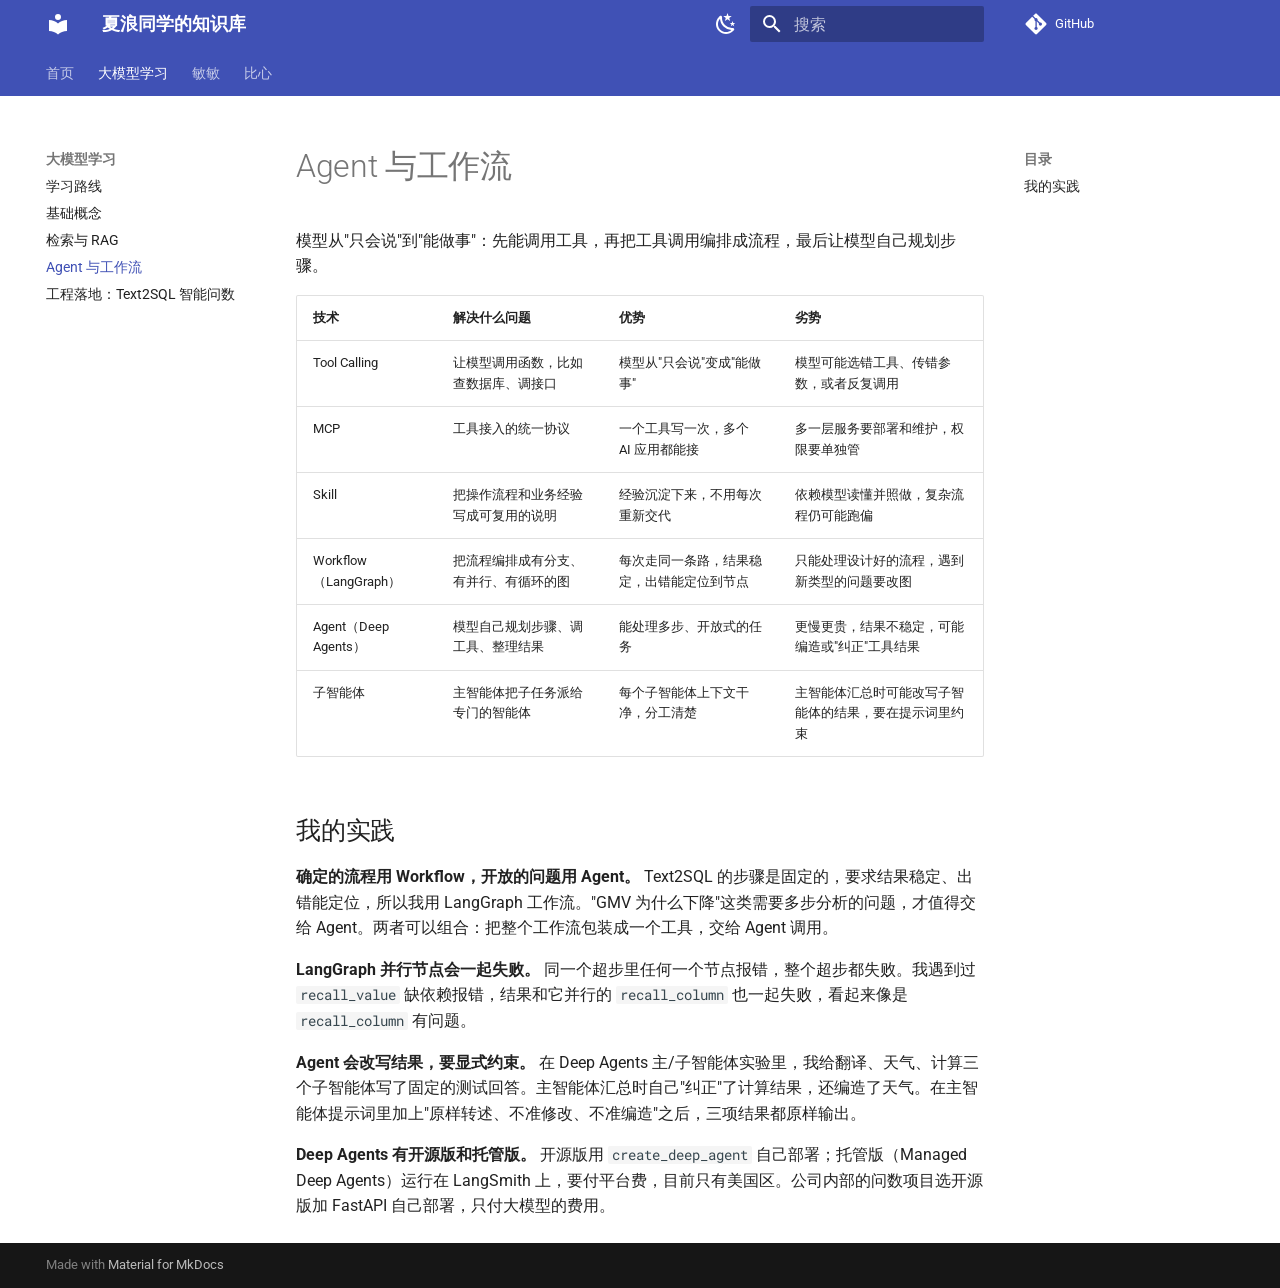
<file: llm/agent/index.html>
<!doctype html>
<html lang="zh" class="no-js">
  <head>
    
      <meta charset="utf-8">
      <meta name="viewport" content="width=device-width,initial-scale=1">
      
        <meta name="description" content="数据仓库开发，正在学习大模型与 Agent 开发">
      
      
        <meta name="author" content="张夏浪">
      
      
        <link rel="canonical" href="https://myzhangxialang.cn/llm/agent/">
      
      
        <link rel="prev" href="../rag/">
      
      
        <link rel="next" href="../text2sql/">
      
      
        
      
      
      <link rel="icon" href="../../assets/images/favicon.png">
      <meta name="generator" content="mkdocs-1.6.1, mkdocs-material-9.8.1">
    
    
      
        <title>Agent 与工作流 - 夏浪同学的知识库</title>
      
    
    
      <link rel="stylesheet" href="../../assets/stylesheets/main.57a0d79d.min.css">
      
        
        <link rel="stylesheet" href="../../assets/stylesheets/palette.fb2fffe2.min.css">
      
      


    
    
      
    
    
      
        
        
        <link rel="preconnect" href="https://fonts.gstatic.com" crossorigin>
        <link rel="stylesheet" href="https://fonts.googleapis.com/css?family=Roboto:300,300i,400,400i,700,700i%7CRoboto+Mono:400,400i,700,700i&display=fallback">
        <style>:root{--md-text-font:"Roboto";--md-code-font:"Roboto Mono"}</style>
      
    
    
      <link rel="stylesheet" href="../../assets/timeline.css">
    
    <script>__md_scope=new URL("../..",location),__md_hash=e=>[...e].reduce(((e,_)=>(e<<5)-e+_.charCodeAt(0)),0),__md_get=(e,_=localStorage,t=__md_scope)=>JSON.parse(_.getItem(t.pathname+"."+e)),__md_set=(e,_,t=localStorage,a=__md_scope)=>{try{t.setItem(a.pathname+"."+e,JSON.stringify(_))}catch(e){}}</script>
    
      

    
    
  </head>
  
  
    
    
      
    
    
    
    
    <body dir="ltr" data-md-color-scheme="default" data-md-color-primary="indigo" data-md-color-accent="indigo">
  
    
    <input class="md-toggle" data-md-toggle="drawer" type="checkbox" id="__drawer" autocomplete="off">
    <input class="md-toggle" data-md-toggle="search" type="checkbox" id="__search" autocomplete="off">
    <label class="md-overlay" for="__drawer"></label>
    <div data-md-component="skip">
      
        
        <a href="#agent" class="md-skip">
          跳转至
        </a>
      
    </div>
    <div data-md-component="announce">
      
    </div>
    
    
      

<header class="md-header" data-md-component="header">
  <nav class="md-header__inner md-grid" aria-label="页眉">
    <a href="../.." title="夏浪同学的知识库" class="md-header__button md-logo" aria-label="夏浪同学的知识库" data-md-component="logo">
      
  
  <svg xmlns="http://www.w3.org/2000/svg" viewBox="0 0 24 24"><path d="M12 8a3 3 0 0 0 3-3 3 3 0 0 0-3-3 3 3 0 0 0-3 3 3 3 0 0 0 3 3m0 3.54C9.64 9.35 6.5 8 3 8v11c3.5 0 6.64 1.35 9 3.54 2.36-2.19 5.5-3.54 9-3.54V8c-3.5 0-6.64 1.35-9 3.54"/></svg>

    </a>
    <label class="md-header__button md-icon" for="__drawer">
      
      <svg xmlns="http://www.w3.org/2000/svg" viewBox="0 0 24 24"><path d="M3 6h18v2H3zm0 5h18v2H3zm0 5h18v2H3z"/></svg>
    </label>
    <div class="md-header__title" data-md-component="header-title">
      <div class="md-header__ellipsis">
        <div class="md-header__topic">
          <span class="md-ellipsis">
            夏浪同学的知识库
          </span>
        </div>
        <div class="md-header__topic" data-md-component="header-topic">
          <span class="md-ellipsis">
            
              Agent 与工作流
            
          </span>
        </div>
      </div>
    </div>
    
      
        <form class="md-header__option" data-md-component="palette">
  
    
    
    
    <input class="md-option" data-md-color-media="(prefers-color-scheme: light)" data-md-color-scheme="default" data-md-color-primary="indigo" data-md-color-accent="indigo"  aria-label="切换到深色模式"  type="radio" name="__palette" id="__palette_0">
    
      <label class="md-header__button md-icon" title="切换到深色模式" for="__palette_1" hidden>
        <svg xmlns="http://www.w3.org/2000/svg" viewBox="0 0 24 24"><path d="m17.75 4.09-2.53 1.94.91 3.06-2.63-1.81-2.63 1.81.91-3.06-2.53-1.94L12.44 4l1.06-3 1.06 3zm3.5 6.91-1.64 1.25.59 1.98-1.7-1.17-1.7 1.17.59-1.98L15.75 11l2.06-.05L18.5 9l.69 1.95zm-2.28 4.95c.83-.08 1.72 1.1 1.19 1.85-.32.45-.66.87-1.08 1.27C15.17 23 8.84 23 4.94 19.07c-3.91-3.9-3.91-10.24 0-14.14.4-.4.82-.76 1.27-1.08.75-.53 1.93.36 1.85 1.19-.27 2.86.69 5.83 2.89 8.02a9.96 9.96 0 0 0 8.02 2.89m-1.64 2.02a12.08 12.08 0 0 1-7.8-3.47c-2.17-2.19-3.33-5-3.49-7.82-2.81 3.14-2.7 7.96.31 10.98 3.02 3.01 7.84 3.12 10.98.31"/></svg>
      </label>
    
  
    
    
    
    <input class="md-option" data-md-color-media="(prefers-color-scheme: dark)" data-md-color-scheme="slate" data-md-color-primary="indigo" data-md-color-accent="indigo"  aria-label="切换到浅色模式"  type="radio" name="__palette" id="__palette_1">
    
      <label class="md-header__button md-icon" title="切换到浅色模式" for="__palette_0" hidden>
        <svg xmlns="http://www.w3.org/2000/svg" viewBox="0 0 24 24"><path d="M12 7a5 5 0 0 1 5 5 5 5 0 0 1-5 5 5 5 0 0 1-5-5 5 5 0 0 1 5-5m0 2a3 3 0 0 0-3 3 3 3 0 0 0 3 3 3 3 0 0 0 3-3 3 3 0 0 0-3-3m0-7 2.39 3.42C13.65 5.15 12.84 5 12 5s-1.65.15-2.39.42zM3.34 7l4.16-.35A7.2 7.2 0 0 0 5.94 8.5c-.44.74-.69 1.5-.83 2.29zm.02 10 1.76-3.77a7.131 7.131 0 0 0 2.38 4.14zM20.65 7l-1.77 3.79a7.02 7.02 0 0 0-2.38-4.15zm-.01 10-4.14.36c.59-.51 1.12-1.14 1.54-1.86.42-.73.69-1.5.83-2.29zM12 22l-2.41-3.44c.74.27 1.55.44 2.41.44.82 0 1.63-.17 2.37-.44z"/></svg>
      </label>
    
  
</form>
      
    
    
      <script>var palette=__md_get("__palette");if(palette&&palette.color){if("(prefers-color-scheme)"===palette.color.media){var media=matchMedia("(prefers-color-scheme: light)"),input=document.querySelector(media.matches?"[data-md-color-media='(prefers-color-scheme: light)']":"[data-md-color-media='(prefers-color-scheme: dark)']");palette.color.media=input.getAttribute("data-md-color-media"),palette.color.scheme=input.getAttribute("data-md-color-scheme"),palette.color.primary=input.getAttribute("data-md-color-primary"),palette.color.accent=input.getAttribute("data-md-color-accent")}for(var[key,value]of Object.entries(palette.color))document.body.setAttribute("data-md-color-"+key,value)}</script>
    
    
    
      
      
        <label class="md-header__button md-icon" for="__search">
          
          <svg xmlns="http://www.w3.org/2000/svg" viewBox="0 0 24 24"><path d="M9.5 3A6.5 6.5 0 0 1 16 9.5c0 1.61-.59 3.09-1.56 4.23l.27.27h.79l5 5-1.5 1.5-5-5v-.79l-.27-.27A6.52 6.52 0 0 1 9.5 16 6.5 6.5 0 0 1 3 9.5 6.5 6.5 0 0 1 9.5 3m0 2C7 5 5 7 5 9.5S7 14 9.5 14 14 12 14 9.5 12 5 9.5 5"/></svg>
        </label>
        <div class="md-search" data-md-component="search" role="dialog">
  <label class="md-search__overlay" for="__search"></label>
  <div class="md-search__inner" role="search">
    <form class="md-search__form" name="search">
      <input type="text" class="md-search__input" name="query" aria-label="搜索" placeholder="搜索" autocapitalize="off" autocorrect="off" autocomplete="off" spellcheck="false" data-md-component="search-query" required>
      <label class="md-search__icon md-icon" for="__search">
        
        <svg xmlns="http://www.w3.org/2000/svg" viewBox="0 0 24 24"><path d="M9.5 3A6.5 6.5 0 0 1 16 9.5c0 1.61-.59 3.09-1.56 4.23l.27.27h.79l5 5-1.5 1.5-5-5v-.79l-.27-.27A6.52 6.52 0 0 1 9.5 16 6.5 6.5 0 0 1 3 9.5 6.5 6.5 0 0 1 9.5 3m0 2C7 5 5 7 5 9.5S7 14 9.5 14 14 12 14 9.5 12 5 9.5 5"/></svg>
        
        <svg xmlns="http://www.w3.org/2000/svg" viewBox="0 0 24 24"><path d="M20 11v2H8l5.5 5.5-1.42 1.42L4.16 12l7.92-7.92L13.5 5.5 8 11z"/></svg>
      </label>
      <nav class="md-search__options" aria-label="查找">
        
        <button type="reset" class="md-search__icon md-icon" title="清空当前内容" aria-label="清空当前内容" tabindex="-1">
          
          <svg xmlns="http://www.w3.org/2000/svg" viewBox="0 0 24 24"><path d="M19 6.41 17.59 5 12 10.59 6.41 5 5 6.41 10.59 12 5 17.59 6.41 19 12 13.41 17.59 19 19 17.59 13.41 12z"/></svg>
        </button>
      </nav>
      
    </form>
    <div class="md-search__output">
      <div class="md-search__scrollwrap" tabindex="0" data-md-scrollfix>
        <div class="md-search-result" data-md-component="search-result">
          <div class="md-search-result__meta">
            正在初始化搜索引擎
          </div>
          <ol class="md-search-result__list" role="presentation"></ol>
        </div>
      </div>
    </div>
  </div>
</div>
      
    
    
      <div class="md-header__source">
        <a href="https://github.com/chinazhangxialang-code" title="前往仓库" class="md-source" data-md-component="source">
  <div class="md-source__icon md-icon">
    
    <svg xmlns="http://www.w3.org/2000/svg" viewBox="0 0 448 512"><!--! Font Awesome Free 7.1.0 by @fontawesome - https://fontawesome.com License - https://fontawesome.com/license/free (Icons: CC BY 4.0, Fonts: SIL OFL 1.1, Code: MIT License) Copyright 2025 Fonticons, Inc.--><path d="M439.6 236.1 244 40.5c-5.4-5.5-12.8-8.5-20.4-8.5s-15 3-20.4 8.4L162.5 81l51.5 51.5c27.1-9.1 52.7 16.8 43.4 43.7l49.7 49.7c34.2-11.8 61.2 31 35.5 56.7-26.5 26.5-70.2-2.9-56-37.3L240.3 199v121.9c25.3 12.5 22.3 41.8 9.1 55-6.4 6.4-15.2 10.1-24.3 10.1s-17.8-3.6-24.3-10.1c-17.6-17.6-11.1-46.9 11.2-56v-123c-20.8-8.5-24.6-30.7-18.6-45L142.6 101 8.5 235.1C3 240.6 0 247.9 0 255.5s3 15 8.5 20.4l195.6 195.7c5.4 5.4 12.7 8.4 20.4 8.4s15-3 20.4-8.4l194.7-194.7c5.4-5.4 8.4-12.8 8.4-20.4s-3-15-8.4-20.4"/></svg>
  </div>
  <div class="md-source__repository">
    GitHub
  </div>
</a>
      </div>
    
  </nav>
  
</header>
    
    <div class="md-container" data-md-component="container">
      
      
        
          
            
<nav class="md-tabs" aria-label="标签" data-md-component="tabs">
  <div class="md-grid">
    <ul class="md-tabs__list">
      
        
  
  
  
  
    <li class="md-tabs__item">
      <a href="../.." class="md-tabs__link">
        
  
  
    
  
  首页

      </a>
    </li>
  

      
        
  
  
  
    
  
  
    
    
      <li class="md-tabs__item md-tabs__item--active">
        <a href="../learning/" class="md-tabs__link">
          
  
  
  大模型学习

        </a>
      </li>
    
  

      
        
  
  
  
  
    <li class="md-tabs__item">
      <a href="../../tangtang/" class="md-tabs__link">
        
  
  
    
  
  敏敏

      </a>
    </li>
  

      
        
  
  
  
  
    <li class="md-tabs__item">
      <a href="/bixin/" class="md-tabs__link">
        
  
  
    
  
  比心

      </a>
    </li>
  

      
    </ul>
  </div>
</nav>
          
        
      
      <main class="md-main" data-md-component="main">
        <div class="md-main__inner md-grid">
          
            
              
              <div class="md-sidebar md-sidebar--primary" data-md-component="sidebar" data-md-type="navigation" >
                <div class="md-sidebar__scrollwrap">
                  <div class="md-sidebar__inner">
                    


  


<nav class="md-nav md-nav--primary md-nav--lifted" aria-label="导航栏" data-md-level="0">
  <label class="md-nav__title" for="__drawer">
    <a href="../.." title="夏浪同学的知识库" class="md-nav__button md-logo" aria-label="夏浪同学的知识库" data-md-component="logo">
      
  
  <svg xmlns="http://www.w3.org/2000/svg" viewBox="0 0 24 24"><path d="M12 8a3 3 0 0 0 3-3 3 3 0 0 0-3-3 3 3 0 0 0-3 3 3 3 0 0 0 3 3m0 3.54C9.64 9.35 6.5 8 3 8v11c3.5 0 6.64 1.35 9 3.54 2.36-2.19 5.5-3.54 9-3.54V8c-3.5 0-6.64 1.35-9 3.54"/></svg>

    </a>
    夏浪同学的知识库
  </label>
  
    <div class="md-nav__source">
      <a href="https://github.com/chinazhangxialang-code" title="前往仓库" class="md-source" data-md-component="source">
  <div class="md-source__icon md-icon">
    
    <svg xmlns="http://www.w3.org/2000/svg" viewBox="0 0 448 512"><!--! Font Awesome Free 7.1.0 by @fontawesome - https://fontawesome.com License - https://fontawesome.com/license/free (Icons: CC BY 4.0, Fonts: SIL OFL 1.1, Code: MIT License) Copyright 2025 Fonticons, Inc.--><path d="M439.6 236.1 244 40.5c-5.4-5.5-12.8-8.5-20.4-8.5s-15 3-20.4 8.4L162.5 81l51.5 51.5c27.1-9.1 52.7 16.8 43.4 43.7l49.7 49.7c34.2-11.8 61.2 31 35.5 56.7-26.5 26.5-70.2-2.9-56-37.3L240.3 199v121.9c25.3 12.5 22.3 41.8 9.1 55-6.4 6.4-15.2 10.1-24.3 10.1s-17.8-3.6-24.3-10.1c-17.6-17.6-11.1-46.9 11.2-56v-123c-20.8-8.5-24.6-30.7-18.6-45L142.6 101 8.5 235.1C3 240.6 0 247.9 0 255.5s3 15 8.5 20.4l195.6 195.7c5.4 5.4 12.7 8.4 20.4 8.4s15-3 20.4-8.4l194.7-194.7c5.4-5.4 8.4-12.8 8.4-20.4s-3-15-8.4-20.4"/></svg>
  </div>
  <div class="md-source__repository">
    GitHub
  </div>
</a>
    </div>
  
  <ul class="md-nav__list" data-md-scrollfix>
    
      
      
  
  
  
  
    <li class="md-nav__item">
      <a href="../.." class="md-nav__link">
        
  
  
  <span class="md-ellipsis">
    
  
    首页
  

    
  </span>
  
  

      </a>
    </li>
  

    
      
      
  
  
    
  
  
  
    
    
    
    
      
        
        
      
      
        
      
    
    
    <li class="md-nav__item md-nav__item--active md-nav__item--section md-nav__item--nested">
      
        
        
        <input class="md-nav__toggle md-toggle " type="checkbox" id="__nav_2" checked>
        
          
          <label class="md-nav__link" for="__nav_2" id="__nav_2_label" tabindex="">
            
  
  
  <span class="md-ellipsis">
    
  
    大模型学习
  

    
  </span>
  
  

            <span class="md-nav__icon md-icon"></span>
          </label>
        
        <nav class="md-nav" data-md-level="1" aria-labelledby="__nav_2_label" aria-expanded="true">
          <label class="md-nav__title" for="__nav_2">
            <span class="md-nav__icon md-icon"></span>
            
  
    大模型学习
  

          </label>
          <ul class="md-nav__list" data-md-scrollfix>
            
              
                
  
  
  
  
    <li class="md-nav__item">
      <a href="../learning/" class="md-nav__link">
        
  
  
  <span class="md-ellipsis">
    
  
    学习路线
  

    
  </span>
  
  

      </a>
    </li>
  

              
            
              
                
  
  
  
  
    <li class="md-nav__item">
      <a href="../basics/" class="md-nav__link">
        
  
  
  <span class="md-ellipsis">
    
  
    基础概念
  

    
  </span>
  
  

      </a>
    </li>
  

              
            
              
                
  
  
  
  
    <li class="md-nav__item">
      <a href="../rag/" class="md-nav__link">
        
  
  
  <span class="md-ellipsis">
    
  
    检索与 RAG
  

    
  </span>
  
  

      </a>
    </li>
  

              
            
              
                
  
  
    
  
  
  
    <li class="md-nav__item md-nav__item--active">
      
      <input class="md-nav__toggle md-toggle" type="checkbox" id="__toc">
      
      
        
      
      
        <label class="md-nav__link md-nav__link--active" for="__toc">
          
  
  
  <span class="md-ellipsis">
    
  
    Agent 与工作流
  

    
  </span>
  
  

          <span class="md-nav__icon md-icon"></span>
        </label>
      
      <a href="./" class="md-nav__link md-nav__link--active">
        
  
  
  <span class="md-ellipsis">
    
  
    Agent 与工作流
  

    
  </span>
  
  

      </a>
      
        

<nav class="md-nav md-nav--secondary" aria-label="目录">
  
  
  
    
  
  
    <label class="md-nav__title" for="__toc">
      <span class="md-nav__icon md-icon"></span>
      目录
    </label>
    <ul class="md-nav__list" data-md-component="toc" data-md-scrollfix>
      
        <li class="md-nav__item">
  <a href="#_1" class="md-nav__link">
    <span class="md-ellipsis">
      
        我的实践
      
    </span>
  </a>
  
</li>
      
    </ul>
  
</nav>
      
    </li>
  

              
            
              
                
  
  
  
  
    <li class="md-nav__item">
      <a href="../text2sql/" class="md-nav__link">
        
  
  
  <span class="md-ellipsis">
    
  
    工程落地：Text2SQL 智能问数
  

    
  </span>
  
  

      </a>
    </li>
  

              
            
          </ul>
        </nav>
      
    </li>
  

    
      
      
  
  
  
  
    <li class="md-nav__item">
      <a href="../../tangtang/" class="md-nav__link">
        
  
  
  <span class="md-ellipsis">
    
  
    敏敏
  

    
  </span>
  
  

      </a>
    </li>
  

    
      
      
  
  
  
  
    <li class="md-nav__item">
      <a href="/bixin/" class="md-nav__link">
        
  
  
  <span class="md-ellipsis">
    
  
    比心
  

    
  </span>
  
  

      </a>
    </li>
  

    
  </ul>
</nav>
                  </div>
                </div>
              </div>
            
            
              
              <div class="md-sidebar md-sidebar--secondary" data-md-component="sidebar" data-md-type="toc" >
                <div class="md-sidebar__scrollwrap">
                  <div class="md-sidebar__inner">
                    

<nav class="md-nav md-nav--secondary" aria-label="目录">
  
  
  
    
  
  
    <label class="md-nav__title" for="__toc">
      <span class="md-nav__icon md-icon"></span>
      目录
    </label>
    <ul class="md-nav__list" data-md-component="toc" data-md-scrollfix>
      
        <li class="md-nav__item">
  <a href="#_1" class="md-nav__link">
    <span class="md-ellipsis">
      
        我的实践
      
    </span>
  </a>
  
</li>
      
    </ul>
  
</nav>
                  </div>
                </div>
              </div>
            
          
          
            <div class="md-content" data-md-component="content">
              
              <article class="md-content__inner md-typeset">
                
                  


  
  


<h1 id="agent">Agent 与工作流<a class="headerlink" href="#agent" title="Permanent link">&para;</a></h1>
<p>模型从"只会说"到"能做事"：先能调用工具，再把工具调用编排成流程，最后让模型自己规划步骤。</p>
<table>
<thead>
<tr>
<th>技术</th>
<th>解决什么问题</th>
<th>优势</th>
<th>劣势</th>
</tr>
</thead>
<tbody>
<tr>
<td>Tool Calling</td>
<td>让模型调用函数，比如查数据库、调接口</td>
<td>模型从"只会说"变成"能做事"</td>
<td>模型可能选错工具、传错参数，或者反复调用</td>
</tr>
<tr>
<td>MCP</td>
<td>工具接入的统一协议</td>
<td>一个工具写一次，多个 AI 应用都能接</td>
<td>多一层服务要部署和维护，权限要单独管</td>
</tr>
<tr>
<td>Skill</td>
<td>把操作流程和业务经验写成可复用的说明</td>
<td>经验沉淀下来，不用每次重新交代</td>
<td>依赖模型读懂并照做，复杂流程仍可能跑偏</td>
</tr>
<tr>
<td>Workflow（LangGraph）</td>
<td>把流程编排成有分支、有并行、有循环的图</td>
<td>每次走同一条路，结果稳定，出错能定位到节点</td>
<td>只能处理设计好的流程，遇到新类型的问题要改图</td>
</tr>
<tr>
<td>Agent（Deep Agents）</td>
<td>模型自己规划步骤、调工具、整理结果</td>
<td>能处理多步、开放式的任务</td>
<td>更慢更贵，结果不稳定，可能编造或"纠正"工具结果</td>
</tr>
<tr>
<td>子智能体</td>
<td>主智能体把子任务派给专门的智能体</td>
<td>每个子智能体上下文干净，分工清楚</td>
<td>主智能体汇总时可能改写子智能体的结果，要在提示词里约束</td>
</tr>
</tbody>
</table>
<h2 id="_1">我的实践<a class="headerlink" href="#_1" title="Permanent link">&para;</a></h2>
<p><strong>确定的流程用 Workflow，开放的问题用 Agent。</strong> Text2SQL 的步骤是固定的，要求结果稳定、出错能定位，所以我用 LangGraph 工作流。"GMV 为什么下降"这类需要多步分析的问题，才值得交给 Agent。两者可以组合：把整个工作流包装成一个工具，交给 Agent 调用。</p>
<p><strong>LangGraph 并行节点会一起失败。</strong> 同一个超步里任何一个节点报错，整个超步都失败。我遇到过 <code>recall_value</code> 缺依赖报错，结果和它并行的 <code>recall_column</code> 也一起失败，看起来像是 <code>recall_column</code> 有问题。</p>
<p><strong>Agent 会改写结果，要显式约束。</strong> 在 Deep Agents 主/子智能体实验里，我给翻译、天气、计算三个子智能体写了固定的测试回答。主智能体汇总时自己"纠正"了计算结果，还编造了天气。在主智能体提示词里加上"原样转述、不准修改、不准编造"之后，三项结果都原样输出。</p>
<p><strong>Deep Agents 有开源版和托管版。</strong> 开源版用 <code>create_deep_agent</code> 自己部署；托管版（Managed Deep Agents）运行在 LangSmith 上，要付平台费，目前只有美国区。公司内部的问数项目选开源版加 FastAPI 自己部署，只付大模型的费用。</p>












                
              </article>
            </div>
          
          
<script>var target=document.getElementById(location.hash.slice(1));target&&target.name&&(target.checked=target.name.startsWith("__tabbed_"))</script>
        </div>
        
          <button type="button" class="md-top md-icon" data-md-component="top" hidden>
  
  <svg xmlns="http://www.w3.org/2000/svg" viewBox="0 0 24 24"><path d="M13 20h-2V8l-5.5 5.5-1.42-1.42L12 4.16l7.92 7.92-1.42 1.42L13 8z"/></svg>
  回到页面顶部
</button>
        
      </main>
      
        <footer class="md-footer">
  
  <div class="md-footer-meta md-typeset">
    <div class="md-footer-meta__inner md-grid">
      <div class="md-copyright">
  
  
    Made with
    <a href="https://squidfunk.github.io/mkdocs-material/" target="_blank" rel="noopener">
      Material for MkDocs
    </a>
  
</div>
      
    </div>
  </div>
</footer>
      
    </div>
    <div class="md-dialog" data-md-component="dialog">
      <div class="md-dialog__inner md-typeset"></div>
    </div>
    
    
    
      
      
      <script id="__config" type="application/json">{"annotate": null, "base": "../..", "features": ["navigation.tabs", "navigation.sections", "navigation.top", "search.highlight", "content.code.copy"], "search": "../../assets/javascripts/workers/search.a7633da7.min.js", "tags": null, "translations": {"clipboard.copied": "\u5df2\u590d\u5236", "clipboard.copy": "\u590d\u5236", "search.result.more.one": "\u5728\u8be5\u9875\u4e0a\u8fd8\u6709 1 \u4e2a\u7b26\u5408\u6761\u4ef6\u7684\u7ed3\u679c", "search.result.more.other": "\u5728\u8be5\u9875\u4e0a\u8fd8\u6709 # \u4e2a\u7b26\u5408\u6761\u4ef6\u7684\u7ed3\u679c", "search.result.none": "\u6ca1\u6709\u627e\u5230\u7b26\u5408\u6761\u4ef6\u7684\u7ed3\u679c", "search.result.one": "\u627e\u5230 1 \u4e2a\u7b26\u5408\u6761\u4ef6\u7684\u7ed3\u679c", "search.result.other": "# \u4e2a\u7b26\u5408\u6761\u4ef6\u7684\u7ed3\u679c", "search.result.placeholder": "\u952e\u5165\u4ee5\u5f00\u59cb\u641c\u7d22", "search.result.term.missing": "\u7f3a\u5c11", "select.version": "\u9009\u62e9\u5f53\u524d\u7248\u672c"}, "version": null}</script>
    
    
      <script src="../../assets/javascripts/bundle.a5f9d56c.min.js"></script>
      
        <script src="../../assets/timeline.js"></script>
      
    
  </body>
</html>
</file>
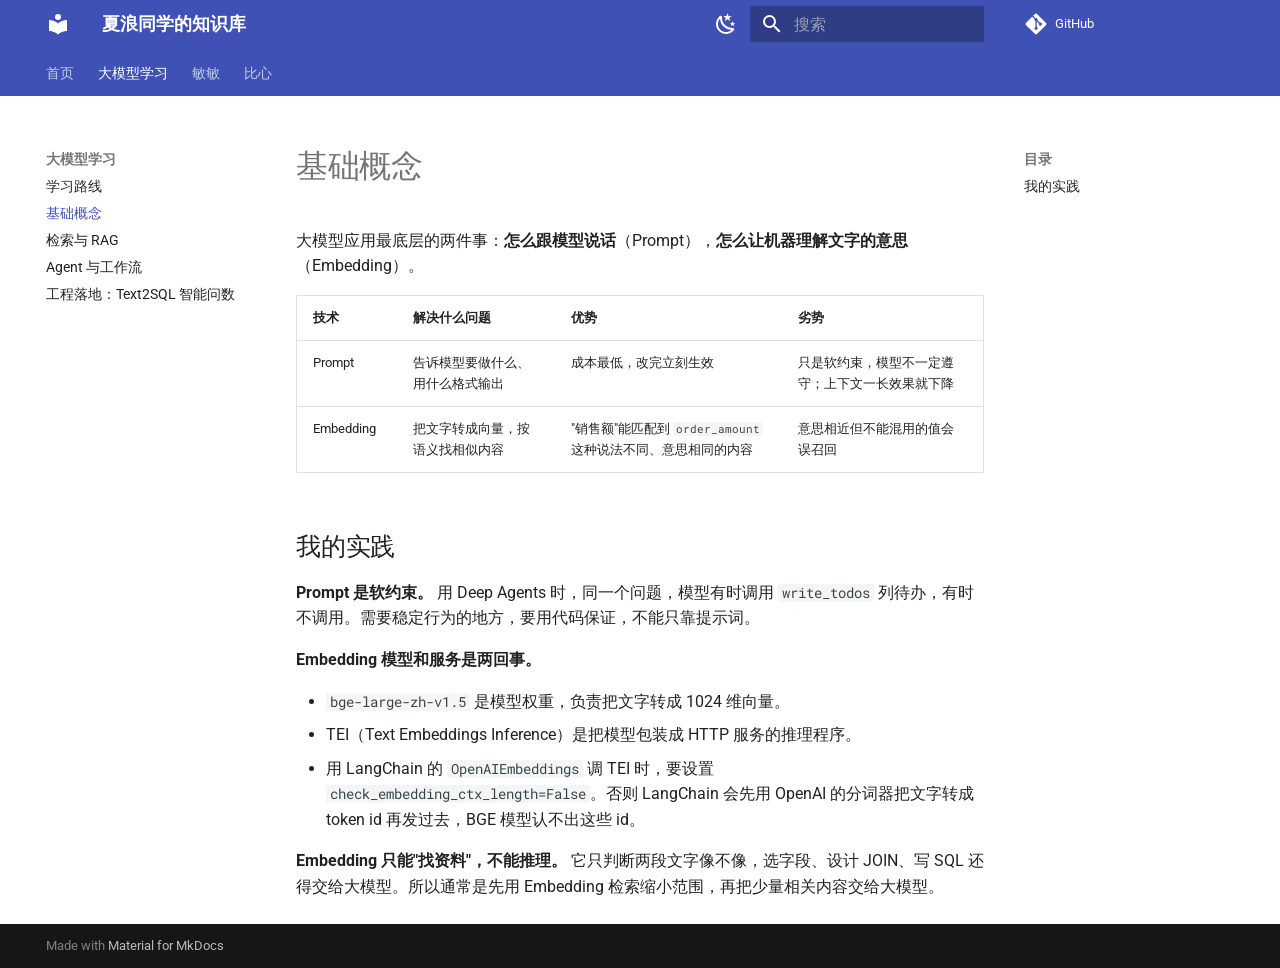
<file: llm/basics/index.html>
<!doctype html>
<html lang="zh" class="no-js">
  <head>
    
      <meta charset="utf-8">
      <meta name="viewport" content="width=device-width,initial-scale=1">
      
        <meta name="description" content="数据仓库开发，正在学习大模型与 Agent 开发">
      
      
        <meta name="author" content="张夏浪">
      
      
        <link rel="canonical" href="https://myzhangxialang.cn/llm/basics/">
      
      
        <link rel="prev" href="../learning/">
      
      
        <link rel="next" href="../rag/">
      
      
        
      
      
      <link rel="icon" href="../../assets/images/favicon.png">
      <meta name="generator" content="mkdocs-1.6.1, mkdocs-material-9.8.1">
    
    
      
        <title>基础概念 - 夏浪同学的知识库</title>
      
    
    
      <link rel="stylesheet" href="../../assets/stylesheets/main.57a0d79d.min.css">
      
        
        <link rel="stylesheet" href="../../assets/stylesheets/palette.fb2fffe2.min.css">
      
      


    
    
      
    
    
      
        
        
        <link rel="preconnect" href="https://fonts.gstatic.com" crossorigin>
        <link rel="stylesheet" href="https://fonts.googleapis.com/css?family=Roboto:300,300i,400,400i,700,700i%7CRoboto+Mono:400,400i,700,700i&display=fallback">
        <style>:root{--md-text-font:"Roboto";--md-code-font:"Roboto Mono"}</style>
      
    
    
      <link rel="stylesheet" href="../../assets/timeline.css">
    
    <script>__md_scope=new URL("../..",location),__md_hash=e=>[...e].reduce(((e,_)=>(e<<5)-e+_.charCodeAt(0)),0),__md_get=(e,_=localStorage,t=__md_scope)=>JSON.parse(_.getItem(t.pathname+"."+e)),__md_set=(e,_,t=localStorage,a=__md_scope)=>{try{t.setItem(a.pathname+"."+e,JSON.stringify(_))}catch(e){}}</script>
    
      

    
    
  </head>
  
  
    
    
      
    
    
    
    
    <body dir="ltr" data-md-color-scheme="default" data-md-color-primary="indigo" data-md-color-accent="indigo">
  
    
    <input class="md-toggle" data-md-toggle="drawer" type="checkbox" id="__drawer" autocomplete="off">
    <input class="md-toggle" data-md-toggle="search" type="checkbox" id="__search" autocomplete="off">
    <label class="md-overlay" for="__drawer"></label>
    <div data-md-component="skip">
      
        
        <a href="#_1" class="md-skip">
          跳转至
        </a>
      
    </div>
    <div data-md-component="announce">
      
    </div>
    
    
      

<header class="md-header" data-md-component="header">
  <nav class="md-header__inner md-grid" aria-label="页眉">
    <a href="../.." title="夏浪同学的知识库" class="md-header__button md-logo" aria-label="夏浪同学的知识库" data-md-component="logo">
      
  
  <svg xmlns="http://www.w3.org/2000/svg" viewBox="0 0 24 24"><path d="M12 8a3 3 0 0 0 3-3 3 3 0 0 0-3-3 3 3 0 0 0-3 3 3 3 0 0 0 3 3m0 3.54C9.64 9.35 6.5 8 3 8v11c3.5 0 6.64 1.35 9 3.54 2.36-2.19 5.5-3.54 9-3.54V8c-3.5 0-6.64 1.35-9 3.54"/></svg>

    </a>
    <label class="md-header__button md-icon" for="__drawer">
      
      <svg xmlns="http://www.w3.org/2000/svg" viewBox="0 0 24 24"><path d="M3 6h18v2H3zm0 5h18v2H3zm0 5h18v2H3z"/></svg>
    </label>
    <div class="md-header__title" data-md-component="header-title">
      <div class="md-header__ellipsis">
        <div class="md-header__topic">
          <span class="md-ellipsis">
            夏浪同学的知识库
          </span>
        </div>
        <div class="md-header__topic" data-md-component="header-topic">
          <span class="md-ellipsis">
            
              基础概念
            
          </span>
        </div>
      </div>
    </div>
    
      
        <form class="md-header__option" data-md-component="palette">
  
    
    
    
    <input class="md-option" data-md-color-media="(prefers-color-scheme: light)" data-md-color-scheme="default" data-md-color-primary="indigo" data-md-color-accent="indigo"  aria-label="切换到深色模式"  type="radio" name="__palette" id="__palette_0">
    
      <label class="md-header__button md-icon" title="切换到深色模式" for="__palette_1" hidden>
        <svg xmlns="http://www.w3.org/2000/svg" viewBox="0 0 24 24"><path d="m17.75 4.09-2.53 1.94.91 3.06-2.63-1.81-2.63 1.81.91-3.06-2.53-1.94L12.44 4l1.06-3 1.06 3zm3.5 6.91-1.64 1.25.59 1.98-1.7-1.17-1.7 1.17.59-1.98L15.75 11l2.06-.05L18.5 9l.69 1.95zm-2.28 4.95c.83-.08 1.72 1.1 1.19 1.85-.32.45-.66.87-1.08 1.27C15.17 23 8.84 23 4.94 19.07c-3.91-3.9-3.91-10.24 0-14.14.4-.4.82-.76 1.27-1.08.75-.53 1.93.36 1.85 1.19-.27 2.86.69 5.83 2.89 8.02a9.96 9.96 0 0 0 8.02 2.89m-1.64 2.02a12.08 12.08 0 0 1-7.8-3.47c-2.17-2.19-3.33-5-3.49-7.82-2.81 3.14-2.7 7.96.31 10.98 3.02 3.01 7.84 3.12 10.98.31"/></svg>
      </label>
    
  
    
    
    
    <input class="md-option" data-md-color-media="(prefers-color-scheme: dark)" data-md-color-scheme="slate" data-md-color-primary="indigo" data-md-color-accent="indigo"  aria-label="切换到浅色模式"  type="radio" name="__palette" id="__palette_1">
    
      <label class="md-header__button md-icon" title="切换到浅色模式" for="__palette_0" hidden>
        <svg xmlns="http://www.w3.org/2000/svg" viewBox="0 0 24 24"><path d="M12 7a5 5 0 0 1 5 5 5 5 0 0 1-5 5 5 5 0 0 1-5-5 5 5 0 0 1 5-5m0 2a3 3 0 0 0-3 3 3 3 0 0 0 3 3 3 3 0 0 0 3-3 3 3 0 0 0-3-3m0-7 2.39 3.42C13.65 5.15 12.84 5 12 5s-1.65.15-2.39.42zM3.34 7l4.16-.35A7.2 7.2 0 0 0 5.94 8.5c-.44.74-.69 1.5-.83 2.29zm.02 10 1.76-3.77a7.131 7.131 0 0 0 2.38 4.14zM20.65 7l-1.77 3.79a7.02 7.02 0 0 0-2.38-4.15zm-.01 10-4.14.36c.59-.51 1.12-1.14 1.54-1.86.42-.73.69-1.5.83-2.29zM12 22l-2.41-3.44c.74.27 1.55.44 2.41.44.82 0 1.63-.17 2.37-.44z"/></svg>
      </label>
    
  
</form>
      
    
    
      <script>var palette=__md_get("__palette");if(palette&&palette.color){if("(prefers-color-scheme)"===palette.color.media){var media=matchMedia("(prefers-color-scheme: light)"),input=document.querySelector(media.matches?"[data-md-color-media='(prefers-color-scheme: light)']":"[data-md-color-media='(prefers-color-scheme: dark)']");palette.color.media=input.getAttribute("data-md-color-media"),palette.color.scheme=input.getAttribute("data-md-color-scheme"),palette.color.primary=input.getAttribute("data-md-color-primary"),palette.color.accent=input.getAttribute("data-md-color-accent")}for(var[key,value]of Object.entries(palette.color))document.body.setAttribute("data-md-color-"+key,value)}</script>
    
    
    
      
      
        <label class="md-header__button md-icon" for="__search">
          
          <svg xmlns="http://www.w3.org/2000/svg" viewBox="0 0 24 24"><path d="M9.5 3A6.5 6.5 0 0 1 16 9.5c0 1.61-.59 3.09-1.56 4.23l.27.27h.79l5 5-1.5 1.5-5-5v-.79l-.27-.27A6.52 6.52 0 0 1 9.5 16 6.5 6.5 0 0 1 3 9.5 6.5 6.5 0 0 1 9.5 3m0 2C7 5 5 7 5 9.5S7 14 9.5 14 14 12 14 9.5 12 5 9.5 5"/></svg>
        </label>
        <div class="md-search" data-md-component="search" role="dialog">
  <label class="md-search__overlay" for="__search"></label>
  <div class="md-search__inner" role="search">
    <form class="md-search__form" name="search">
      <input type="text" class="md-search__input" name="query" aria-label="搜索" placeholder="搜索" autocapitalize="off" autocorrect="off" autocomplete="off" spellcheck="false" data-md-component="search-query" required>
      <label class="md-search__icon md-icon" for="__search">
        
        <svg xmlns="http://www.w3.org/2000/svg" viewBox="0 0 24 24"><path d="M9.5 3A6.5 6.5 0 0 1 16 9.5c0 1.61-.59 3.09-1.56 4.23l.27.27h.79l5 5-1.5 1.5-5-5v-.79l-.27-.27A6.52 6.52 0 0 1 9.5 16 6.5 6.5 0 0 1 3 9.5 6.5 6.5 0 0 1 9.5 3m0 2C7 5 5 7 5 9.5S7 14 9.5 14 14 12 14 9.5 12 5 9.5 5"/></svg>
        
        <svg xmlns="http://www.w3.org/2000/svg" viewBox="0 0 24 24"><path d="M20 11v2H8l5.5 5.5-1.42 1.42L4.16 12l7.92-7.92L13.5 5.5 8 11z"/></svg>
      </label>
      <nav class="md-search__options" aria-label="查找">
        
        <button type="reset" class="md-search__icon md-icon" title="清空当前内容" aria-label="清空当前内容" tabindex="-1">
          
          <svg xmlns="http://www.w3.org/2000/svg" viewBox="0 0 24 24"><path d="M19 6.41 17.59 5 12 10.59 6.41 5 5 6.41 10.59 12 5 17.59 6.41 19 12 13.41 17.59 19 19 17.59 13.41 12z"/></svg>
        </button>
      </nav>
      
    </form>
    <div class="md-search__output">
      <div class="md-search__scrollwrap" tabindex="0" data-md-scrollfix>
        <div class="md-search-result" data-md-component="search-result">
          <div class="md-search-result__meta">
            正在初始化搜索引擎
          </div>
          <ol class="md-search-result__list" role="presentation"></ol>
        </div>
      </div>
    </div>
  </div>
</div>
      
    
    
      <div class="md-header__source">
        <a href="https://github.com/chinazhangxialang-code" title="前往仓库" class="md-source" data-md-component="source">
  <div class="md-source__icon md-icon">
    
    <svg xmlns="http://www.w3.org/2000/svg" viewBox="0 0 448 512"><!--! Font Awesome Free 7.1.0 by @fontawesome - https://fontawesome.com License - https://fontawesome.com/license/free (Icons: CC BY 4.0, Fonts: SIL OFL 1.1, Code: MIT License) Copyright 2025 Fonticons, Inc.--><path d="M439.6 236.1 244 40.5c-5.4-5.5-12.8-8.5-20.4-8.5s-15 3-20.4 8.4L162.5 81l51.5 51.5c27.1-9.1 52.7 16.8 43.4 43.7l49.7 49.7c34.2-11.8 61.2 31 35.5 56.7-26.5 26.5-70.2-2.9-56-37.3L240.3 199v121.9c25.3 12.5 22.3 41.8 9.1 55-6.4 6.4-15.2 10.1-24.3 10.1s-17.8-3.6-24.3-10.1c-17.6-17.6-11.1-46.9 11.2-56v-123c-20.8-8.5-24.6-30.7-18.6-45L142.6 101 8.5 235.1C3 240.6 0 247.9 0 255.5s3 15 8.5 20.4l195.6 195.7c5.4 5.4 12.7 8.4 20.4 8.4s15-3 20.4-8.4l194.7-194.7c5.4-5.4 8.4-12.8 8.4-20.4s-3-15-8.4-20.4"/></svg>
  </div>
  <div class="md-source__repository">
    GitHub
  </div>
</a>
      </div>
    
  </nav>
  
</header>
    
    <div class="md-container" data-md-component="container">
      
      
        
          
            
<nav class="md-tabs" aria-label="标签" data-md-component="tabs">
  <div class="md-grid">
    <ul class="md-tabs__list">
      
        
  
  
  
  
    <li class="md-tabs__item">
      <a href="../.." class="md-tabs__link">
        
  
  
    
  
  首页

      </a>
    </li>
  

      
        
  
  
  
    
  
  
    
    
      <li class="md-tabs__item md-tabs__item--active">
        <a href="../learning/" class="md-tabs__link">
          
  
  
  大模型学习

        </a>
      </li>
    
  

      
        
  
  
  
  
    <li class="md-tabs__item">
      <a href="../../tangtang/" class="md-tabs__link">
        
  
  
    
  
  敏敏

      </a>
    </li>
  

      
        
  
  
  
  
    <li class="md-tabs__item">
      <a href="/bixin/" class="md-tabs__link">
        
  
  
    
  
  比心

      </a>
    </li>
  

      
    </ul>
  </div>
</nav>
          
        
      
      <main class="md-main" data-md-component="main">
        <div class="md-main__inner md-grid">
          
            
              
              <div class="md-sidebar md-sidebar--primary" data-md-component="sidebar" data-md-type="navigation" >
                <div class="md-sidebar__scrollwrap">
                  <div class="md-sidebar__inner">
                    


  


<nav class="md-nav md-nav--primary md-nav--lifted" aria-label="导航栏" data-md-level="0">
  <label class="md-nav__title" for="__drawer">
    <a href="../.." title="夏浪同学的知识库" class="md-nav__button md-logo" aria-label="夏浪同学的知识库" data-md-component="logo">
      
  
  <svg xmlns="http://www.w3.org/2000/svg" viewBox="0 0 24 24"><path d="M12 8a3 3 0 0 0 3-3 3 3 0 0 0-3-3 3 3 0 0 0-3 3 3 3 0 0 0 3 3m0 3.54C9.64 9.35 6.5 8 3 8v11c3.5 0 6.64 1.35 9 3.54 2.36-2.19 5.5-3.54 9-3.54V8c-3.5 0-6.64 1.35-9 3.54"/></svg>

    </a>
    夏浪同学的知识库
  </label>
  
    <div class="md-nav__source">
      <a href="https://github.com/chinazhangxialang-code" title="前往仓库" class="md-source" data-md-component="source">
  <div class="md-source__icon md-icon">
    
    <svg xmlns="http://www.w3.org/2000/svg" viewBox="0 0 448 512"><!--! Font Awesome Free 7.1.0 by @fontawesome - https://fontawesome.com License - https://fontawesome.com/license/free (Icons: CC BY 4.0, Fonts: SIL OFL 1.1, Code: MIT License) Copyright 2025 Fonticons, Inc.--><path d="M439.6 236.1 244 40.5c-5.4-5.5-12.8-8.5-20.4-8.5s-15 3-20.4 8.4L162.5 81l51.5 51.5c27.1-9.1 52.7 16.8 43.4 43.7l49.7 49.7c34.2-11.8 61.2 31 35.5 56.7-26.5 26.5-70.2-2.9-56-37.3L240.3 199v121.9c25.3 12.5 22.3 41.8 9.1 55-6.4 6.4-15.2 10.1-24.3 10.1s-17.8-3.6-24.3-10.1c-17.6-17.6-11.1-46.9 11.2-56v-123c-20.8-8.5-24.6-30.7-18.6-45L142.6 101 8.5 235.1C3 240.6 0 247.9 0 255.5s3 15 8.5 20.4l195.6 195.7c5.4 5.4 12.7 8.4 20.4 8.4s15-3 20.4-8.4l194.7-194.7c5.4-5.4 8.4-12.8 8.4-20.4s-3-15-8.4-20.4"/></svg>
  </div>
  <div class="md-source__repository">
    GitHub
  </div>
</a>
    </div>
  
  <ul class="md-nav__list" data-md-scrollfix>
    
      
      
  
  
  
  
    <li class="md-nav__item">
      <a href="../.." class="md-nav__link">
        
  
  
  <span class="md-ellipsis">
    
  
    首页
  

    
  </span>
  
  

      </a>
    </li>
  

    
      
      
  
  
    
  
  
  
    
    
    
    
      
        
        
      
      
        
      
    
    
    <li class="md-nav__item md-nav__item--active md-nav__item--section md-nav__item--nested">
      
        
        
        <input class="md-nav__toggle md-toggle " type="checkbox" id="__nav_2" checked>
        
          
          <label class="md-nav__link" for="__nav_2" id="__nav_2_label" tabindex="">
            
  
  
  <span class="md-ellipsis">
    
  
    大模型学习
  

    
  </span>
  
  

            <span class="md-nav__icon md-icon"></span>
          </label>
        
        <nav class="md-nav" data-md-level="1" aria-labelledby="__nav_2_label" aria-expanded="true">
          <label class="md-nav__title" for="__nav_2">
            <span class="md-nav__icon md-icon"></span>
            
  
    大模型学习
  

          </label>
          <ul class="md-nav__list" data-md-scrollfix>
            
              
                
  
  
  
  
    <li class="md-nav__item">
      <a href="../learning/" class="md-nav__link">
        
  
  
  <span class="md-ellipsis">
    
  
    学习路线
  

    
  </span>
  
  

      </a>
    </li>
  

              
            
              
                
  
  
    
  
  
  
    <li class="md-nav__item md-nav__item--active">
      
      <input class="md-nav__toggle md-toggle" type="checkbox" id="__toc">
      
      
        
      
      
        <label class="md-nav__link md-nav__link--active" for="__toc">
          
  
  
  <span class="md-ellipsis">
    
  
    基础概念
  

    
  </span>
  
  

          <span class="md-nav__icon md-icon"></span>
        </label>
      
      <a href="./" class="md-nav__link md-nav__link--active">
        
  
  
  <span class="md-ellipsis">
    
  
    基础概念
  

    
  </span>
  
  

      </a>
      
        

<nav class="md-nav md-nav--secondary" aria-label="目录">
  
  
  
    
  
  
    <label class="md-nav__title" for="__toc">
      <span class="md-nav__icon md-icon"></span>
      目录
    </label>
    <ul class="md-nav__list" data-md-component="toc" data-md-scrollfix>
      
        <li class="md-nav__item">
  <a href="#_2" class="md-nav__link">
    <span class="md-ellipsis">
      
        我的实践
      
    </span>
  </a>
  
</li>
      
    </ul>
  
</nav>
      
    </li>
  

              
            
              
                
  
  
  
  
    <li class="md-nav__item">
      <a href="../rag/" class="md-nav__link">
        
  
  
  <span class="md-ellipsis">
    
  
    检索与 RAG
  

    
  </span>
  
  

      </a>
    </li>
  

              
            
              
                
  
  
  
  
    <li class="md-nav__item">
      <a href="../agent/" class="md-nav__link">
        
  
  
  <span class="md-ellipsis">
    
  
    Agent 与工作流
  

    
  </span>
  
  

      </a>
    </li>
  

              
            
              
                
  
  
  
  
    <li class="md-nav__item">
      <a href="../text2sql/" class="md-nav__link">
        
  
  
  <span class="md-ellipsis">
    
  
    工程落地：Text2SQL 智能问数
  

    
  </span>
  
  

      </a>
    </li>
  

              
            
          </ul>
        </nav>
      
    </li>
  

    
      
      
  
  
  
  
    <li class="md-nav__item">
      <a href="../../tangtang/" class="md-nav__link">
        
  
  
  <span class="md-ellipsis">
    
  
    敏敏
  

    
  </span>
  
  

      </a>
    </li>
  

    
      
      
  
  
  
  
    <li class="md-nav__item">
      <a href="/bixin/" class="md-nav__link">
        
  
  
  <span class="md-ellipsis">
    
  
    比心
  

    
  </span>
  
  

      </a>
    </li>
  

    
  </ul>
</nav>
                  </div>
                </div>
              </div>
            
            
              
              <div class="md-sidebar md-sidebar--secondary" data-md-component="sidebar" data-md-type="toc" >
                <div class="md-sidebar__scrollwrap">
                  <div class="md-sidebar__inner">
                    

<nav class="md-nav md-nav--secondary" aria-label="目录">
  
  
  
    
  
  
    <label class="md-nav__title" for="__toc">
      <span class="md-nav__icon md-icon"></span>
      目录
    </label>
    <ul class="md-nav__list" data-md-component="toc" data-md-scrollfix>
      
        <li class="md-nav__item">
  <a href="#_2" class="md-nav__link">
    <span class="md-ellipsis">
      
        我的实践
      
    </span>
  </a>
  
</li>
      
    </ul>
  
</nav>
                  </div>
                </div>
              </div>
            
          
          
            <div class="md-content" data-md-component="content">
              
              <article class="md-content__inner md-typeset">
                
                  


  
  


<h1 id="_1">基础概念<a class="headerlink" href="#_1" title="Permanent link">&para;</a></h1>
<p>大模型应用最底层的两件事：<strong>怎么跟模型说话</strong>（Prompt），<strong>怎么让机器理解文字的意思</strong>（Embedding）。</p>
<table>
<thead>
<tr>
<th>技术</th>
<th>解决什么问题</th>
<th>优势</th>
<th>劣势</th>
</tr>
</thead>
<tbody>
<tr>
<td>Prompt</td>
<td>告诉模型要做什么、用什么格式输出</td>
<td>成本最低，改完立刻生效</td>
<td>只是软约束，模型不一定遵守；上下文一长效果就下降</td>
</tr>
<tr>
<td>Embedding</td>
<td>把文字转成向量，按语义找相似内容</td>
<td>"销售额"能匹配到 <code>order_amount</code> 这种说法不同、意思相同的内容</td>
<td>意思相近但不能混用的值会误召回</td>
</tr>
</tbody>
</table>
<h2 id="_2">我的实践<a class="headerlink" href="#_2" title="Permanent link">&para;</a></h2>
<p><strong>Prompt 是软约束。</strong> 用 Deep Agents 时，同一个问题，模型有时调用 <code>write_todos</code> 列待办，有时不调用。需要稳定行为的地方，要用代码保证，不能只靠提示词。</p>
<p><strong>Embedding 模型和服务是两回事。</strong></p>
<ul>
<li><code>bge-large-zh-v1.5</code> 是模型权重，负责把文字转成 1024 维向量。</li>
<li>TEI（Text Embeddings Inference）是把模型包装成 HTTP 服务的推理程序。</li>
<li>用 LangChain 的 <code>OpenAIEmbeddings</code> 调 TEI 时，要设置 <code>check_embedding_ctx_length=False</code>。否则 LangChain 会先用 OpenAI 的分词器把文字转成 token id 再发过去，BGE 模型认不出这些 id。</li>
</ul>
<p><strong>Embedding 只能"找资料"，不能推理。</strong> 它只判断两段文字像不像，选字段、设计 JOIN、写 SQL 还得交给大模型。所以通常是先用 Embedding 检索缩小范围，再把少量相关内容交给大模型。</p>












                
              </article>
            </div>
          
          
<script>var target=document.getElementById(location.hash.slice(1));target&&target.name&&(target.checked=target.name.startsWith("__tabbed_"))</script>
        </div>
        
          <button type="button" class="md-top md-icon" data-md-component="top" hidden>
  
  <svg xmlns="http://www.w3.org/2000/svg" viewBox="0 0 24 24"><path d="M13 20h-2V8l-5.5 5.5-1.42-1.42L12 4.16l7.92 7.92-1.42 1.42L13 8z"/></svg>
  回到页面顶部
</button>
        
      </main>
      
        <footer class="md-footer">
  
  <div class="md-footer-meta md-typeset">
    <div class="md-footer-meta__inner md-grid">
      <div class="md-copyright">
  
  
    Made with
    <a href="https://squidfunk.github.io/mkdocs-material/" target="_blank" rel="noopener">
      Material for MkDocs
    </a>
  
</div>
      
    </div>
  </div>
</footer>
      
    </div>
    <div class="md-dialog" data-md-component="dialog">
      <div class="md-dialog__inner md-typeset"></div>
    </div>
    
    
    
      
      
      <script id="__config" type="application/json">{"annotate": null, "base": "../..", "features": ["navigation.tabs", "navigation.sections", "navigation.top", "search.highlight", "content.code.copy"], "search": "../../assets/javascripts/workers/search.a7633da7.min.js", "tags": null, "translations": {"clipboard.copied": "\u5df2\u590d\u5236", "clipboard.copy": "\u590d\u5236", "search.result.more.one": "\u5728\u8be5\u9875\u4e0a\u8fd8\u6709 1 \u4e2a\u7b26\u5408\u6761\u4ef6\u7684\u7ed3\u679c", "search.result.more.other": "\u5728\u8be5\u9875\u4e0a\u8fd8\u6709 # \u4e2a\u7b26\u5408\u6761\u4ef6\u7684\u7ed3\u679c", "search.result.none": "\u6ca1\u6709\u627e\u5230\u7b26\u5408\u6761\u4ef6\u7684\u7ed3\u679c", "search.result.one": "\u627e\u5230 1 \u4e2a\u7b26\u5408\u6761\u4ef6\u7684\u7ed3\u679c", "search.result.other": "# \u4e2a\u7b26\u5408\u6761\u4ef6\u7684\u7ed3\u679c", "search.result.placeholder": "\u952e\u5165\u4ee5\u5f00\u59cb\u641c\u7d22", "search.result.term.missing": "\u7f3a\u5c11", "select.version": "\u9009\u62e9\u5f53\u524d\u7248\u672c"}, "version": null}</script>
    
    
      <script src="../../assets/javascripts/bundle.a5f9d56c.min.js"></script>
      
        <script src="../../assets/timeline.js"></script>
      
    
  </body>
</html>
</file>
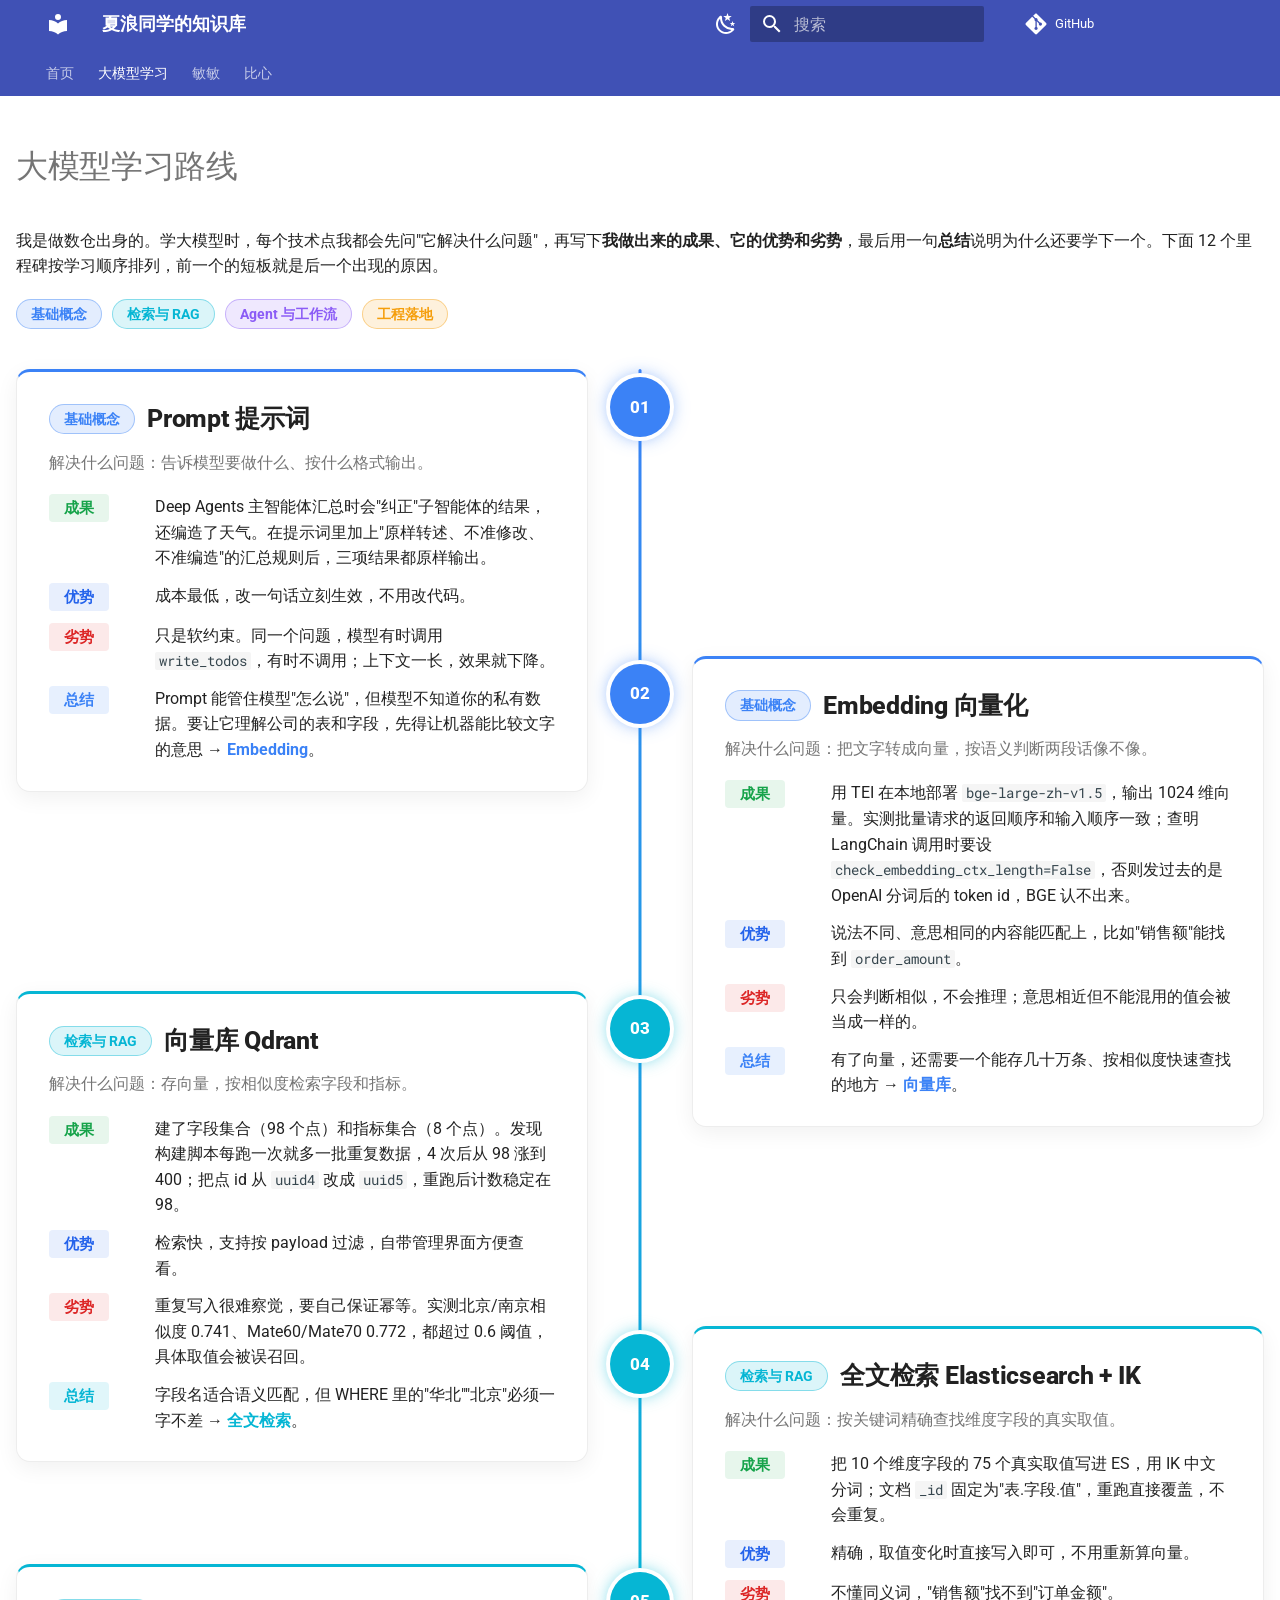
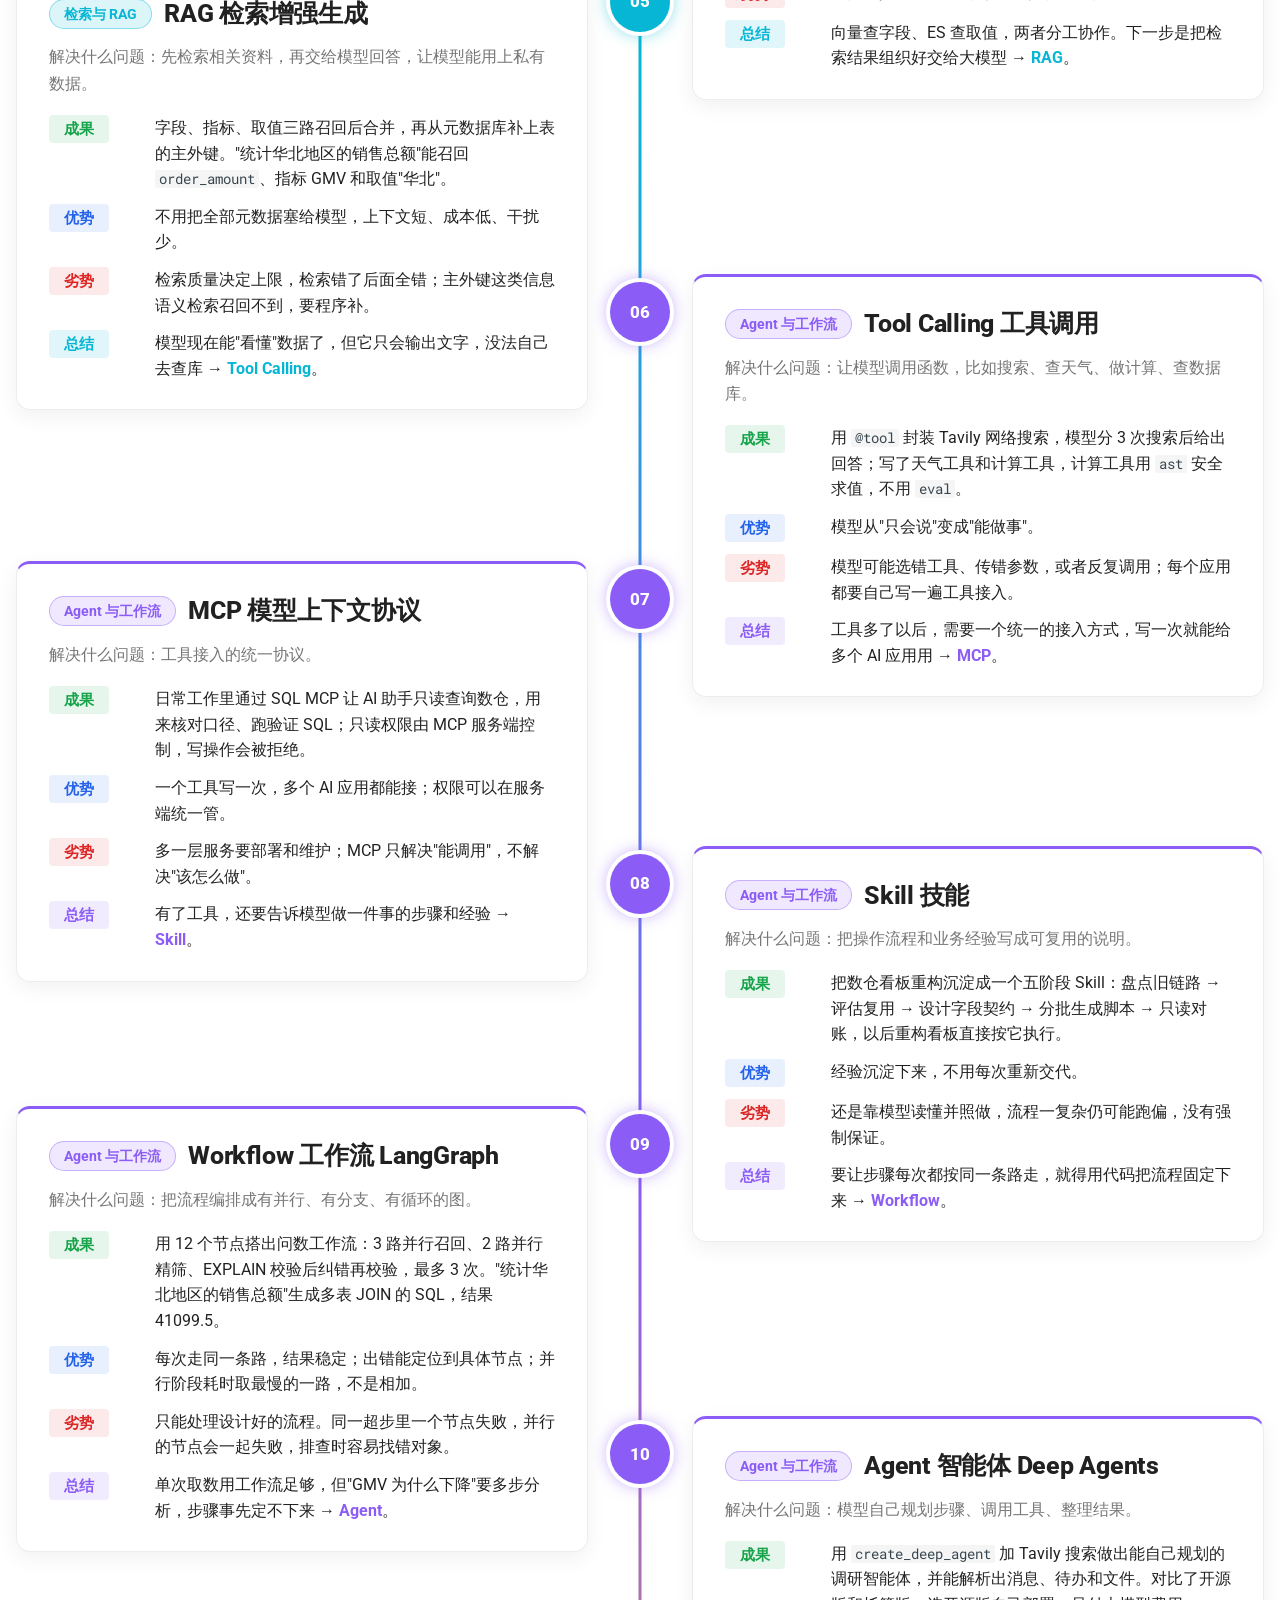
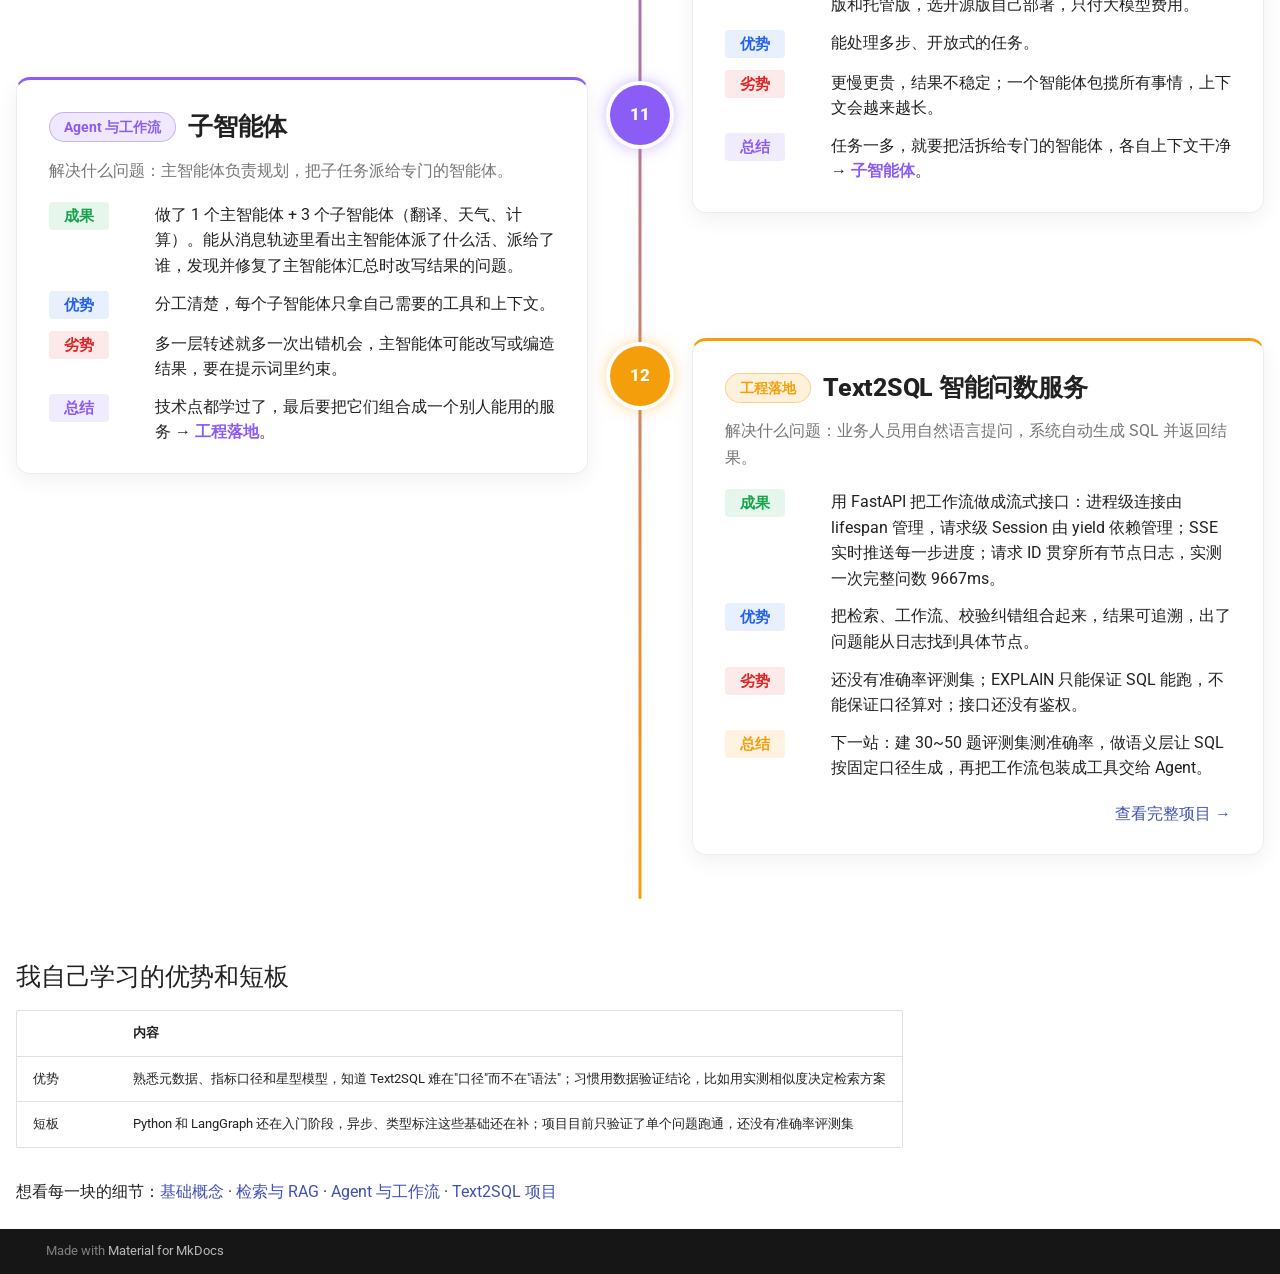
<file: llm/learning/index.html>
<!doctype html>
<html lang="zh" class="no-js">
  <head>
    
      <meta charset="utf-8">
      <meta name="viewport" content="width=device-width,initial-scale=1">
      
        <meta name="description" content="数据仓库开发，正在学习大模型与 Agent 开发">
      
      
        <meta name="author" content="张夏浪">
      
      
        <link rel="canonical" href="https://myzhangxialang.cn/llm/learning/">
      
      
        <link rel="prev" href="../..">
      
      
        <link rel="next" href="../basics/">
      
      
        
      
      
      <link rel="icon" href="../../assets/images/favicon.png">
      <meta name="generator" content="mkdocs-1.6.1, mkdocs-material-9.8.1">
    
    
      
        <title>学习路线 - 夏浪同学的知识库</title>
      
    
    
      <link rel="stylesheet" href="../../assets/stylesheets/main.57a0d79d.min.css">
      
        
        <link rel="stylesheet" href="../../assets/stylesheets/palette.fb2fffe2.min.css">
      
      


    
    
      
    
    
      
        
        
        <link rel="preconnect" href="https://fonts.gstatic.com" crossorigin>
        <link rel="stylesheet" href="https://fonts.googleapis.com/css?family=Roboto:300,300i,400,400i,700,700i%7CRoboto+Mono:400,400i,700,700i&display=fallback">
        <style>:root{--md-text-font:"Roboto";--md-code-font:"Roboto Mono"}</style>
      
    
    
      <link rel="stylesheet" href="../../assets/timeline.css">
    
    <script>__md_scope=new URL("../..",location),__md_hash=e=>[...e].reduce(((e,_)=>(e<<5)-e+_.charCodeAt(0)),0),__md_get=(e,_=localStorage,t=__md_scope)=>JSON.parse(_.getItem(t.pathname+"."+e)),__md_set=(e,_,t=localStorage,a=__md_scope)=>{try{t.setItem(a.pathname+"."+e,JSON.stringify(_))}catch(e){}}</script>
    
      

    
    
  </head>
  
  
    
    
      
    
    
    
    
    <body dir="ltr" data-md-color-scheme="default" data-md-color-primary="indigo" data-md-color-accent="indigo">
  
    
    <input class="md-toggle" data-md-toggle="drawer" type="checkbox" id="__drawer" autocomplete="off">
    <input class="md-toggle" data-md-toggle="search" type="checkbox" id="__search" autocomplete="off">
    <label class="md-overlay" for="__drawer"></label>
    <div data-md-component="skip">
      
        
        <a href="#_1" class="md-skip">
          跳转至
        </a>
      
    </div>
    <div data-md-component="announce">
      
    </div>
    
    
      

<header class="md-header" data-md-component="header">
  <nav class="md-header__inner md-grid" aria-label="页眉">
    <a href="../.." title="夏浪同学的知识库" class="md-header__button md-logo" aria-label="夏浪同学的知识库" data-md-component="logo">
      
  
  <svg xmlns="http://www.w3.org/2000/svg" viewBox="0 0 24 24"><path d="M12 8a3 3 0 0 0 3-3 3 3 0 0 0-3-3 3 3 0 0 0-3 3 3 3 0 0 0 3 3m0 3.54C9.64 9.35 6.5 8 3 8v11c3.5 0 6.64 1.35 9 3.54 2.36-2.19 5.5-3.54 9-3.54V8c-3.5 0-6.64 1.35-9 3.54"/></svg>

    </a>
    <label class="md-header__button md-icon" for="__drawer">
      
      <svg xmlns="http://www.w3.org/2000/svg" viewBox="0 0 24 24"><path d="M3 6h18v2H3zm0 5h18v2H3zm0 5h18v2H3z"/></svg>
    </label>
    <div class="md-header__title" data-md-component="header-title">
      <div class="md-header__ellipsis">
        <div class="md-header__topic">
          <span class="md-ellipsis">
            夏浪同学的知识库
          </span>
        </div>
        <div class="md-header__topic" data-md-component="header-topic">
          <span class="md-ellipsis">
            
              学习路线
            
          </span>
        </div>
      </div>
    </div>
    
      
        <form class="md-header__option" data-md-component="palette">
  
    
    
    
    <input class="md-option" data-md-color-media="(prefers-color-scheme: light)" data-md-color-scheme="default" data-md-color-primary="indigo" data-md-color-accent="indigo"  aria-label="切换到深色模式"  type="radio" name="__palette" id="__palette_0">
    
      <label class="md-header__button md-icon" title="切换到深色模式" for="__palette_1" hidden>
        <svg xmlns="http://www.w3.org/2000/svg" viewBox="0 0 24 24"><path d="m17.75 4.09-2.53 1.94.91 3.06-2.63-1.81-2.63 1.81.91-3.06-2.53-1.94L12.44 4l1.06-3 1.06 3zm3.5 6.91-1.64 1.25.59 1.98-1.7-1.17-1.7 1.17.59-1.98L15.75 11l2.06-.05L18.5 9l.69 1.95zm-2.28 4.95c.83-.08 1.72 1.1 1.19 1.85-.32.45-.66.87-1.08 1.27C15.17 23 8.84 23 4.94 19.07c-3.91-3.9-3.91-10.24 0-14.14.4-.4.82-.76 1.27-1.08.75-.53 1.93.36 1.85 1.19-.27 2.86.69 5.83 2.89 8.02a9.96 9.96 0 0 0 8.02 2.89m-1.64 2.02a12.08 12.08 0 0 1-7.8-3.47c-2.17-2.19-3.33-5-3.49-7.82-2.81 3.14-2.7 7.96.31 10.98 3.02 3.01 7.84 3.12 10.98.31"/></svg>
      </label>
    
  
    
    
    
    <input class="md-option" data-md-color-media="(prefers-color-scheme: dark)" data-md-color-scheme="slate" data-md-color-primary="indigo" data-md-color-accent="indigo"  aria-label="切换到浅色模式"  type="radio" name="__palette" id="__palette_1">
    
      <label class="md-header__button md-icon" title="切换到浅色模式" for="__palette_0" hidden>
        <svg xmlns="http://www.w3.org/2000/svg" viewBox="0 0 24 24"><path d="M12 7a5 5 0 0 1 5 5 5 5 0 0 1-5 5 5 5 0 0 1-5-5 5 5 0 0 1 5-5m0 2a3 3 0 0 0-3 3 3 3 0 0 0 3 3 3 3 0 0 0 3-3 3 3 0 0 0-3-3m0-7 2.39 3.42C13.65 5.15 12.84 5 12 5s-1.65.15-2.39.42zM3.34 7l4.16-.35A7.2 7.2 0 0 0 5.94 8.5c-.44.74-.69 1.5-.83 2.29zm.02 10 1.76-3.77a7.131 7.131 0 0 0 2.38 4.14zM20.65 7l-1.77 3.79a7.02 7.02 0 0 0-2.38-4.15zm-.01 10-4.14.36c.59-.51 1.12-1.14 1.54-1.86.42-.73.69-1.5.83-2.29zM12 22l-2.41-3.44c.74.27 1.55.44 2.41.44.82 0 1.63-.17 2.37-.44z"/></svg>
      </label>
    
  
</form>
      
    
    
      <script>var palette=__md_get("__palette");if(palette&&palette.color){if("(prefers-color-scheme)"===palette.color.media){var media=matchMedia("(prefers-color-scheme: light)"),input=document.querySelector(media.matches?"[data-md-color-media='(prefers-color-scheme: light)']":"[data-md-color-media='(prefers-color-scheme: dark)']");palette.color.media=input.getAttribute("data-md-color-media"),palette.color.scheme=input.getAttribute("data-md-color-scheme"),palette.color.primary=input.getAttribute("data-md-color-primary"),palette.color.accent=input.getAttribute("data-md-color-accent")}for(var[key,value]of Object.entries(palette.color))document.body.setAttribute("data-md-color-"+key,value)}</script>
    
    
    
      
      
        <label class="md-header__button md-icon" for="__search">
          
          <svg xmlns="http://www.w3.org/2000/svg" viewBox="0 0 24 24"><path d="M9.5 3A6.5 6.5 0 0 1 16 9.5c0 1.61-.59 3.09-1.56 4.23l.27.27h.79l5 5-1.5 1.5-5-5v-.79l-.27-.27A6.52 6.52 0 0 1 9.5 16 6.5 6.5 0 0 1 3 9.5 6.5 6.5 0 0 1 9.5 3m0 2C7 5 5 7 5 9.5S7 14 9.5 14 14 12 14 9.5 12 5 9.5 5"/></svg>
        </label>
        <div class="md-search" data-md-component="search" role="dialog">
  <label class="md-search__overlay" for="__search"></label>
  <div class="md-search__inner" role="search">
    <form class="md-search__form" name="search">
      <input type="text" class="md-search__input" name="query" aria-label="搜索" placeholder="搜索" autocapitalize="off" autocorrect="off" autocomplete="off" spellcheck="false" data-md-component="search-query" required>
      <label class="md-search__icon md-icon" for="__search">
        
        <svg xmlns="http://www.w3.org/2000/svg" viewBox="0 0 24 24"><path d="M9.5 3A6.5 6.5 0 0 1 16 9.5c0 1.61-.59 3.09-1.56 4.23l.27.27h.79l5 5-1.5 1.5-5-5v-.79l-.27-.27A6.52 6.52 0 0 1 9.5 16 6.5 6.5 0 0 1 3 9.5 6.5 6.5 0 0 1 9.5 3m0 2C7 5 5 7 5 9.5S7 14 9.5 14 14 12 14 9.5 12 5 9.5 5"/></svg>
        
        <svg xmlns="http://www.w3.org/2000/svg" viewBox="0 0 24 24"><path d="M20 11v2H8l5.5 5.5-1.42 1.42L4.16 12l7.92-7.92L13.5 5.5 8 11z"/></svg>
      </label>
      <nav class="md-search__options" aria-label="查找">
        
        <button type="reset" class="md-search__icon md-icon" title="清空当前内容" aria-label="清空当前内容" tabindex="-1">
          
          <svg xmlns="http://www.w3.org/2000/svg" viewBox="0 0 24 24"><path d="M19 6.41 17.59 5 12 10.59 6.41 5 5 6.41 10.59 12 5 17.59 6.41 19 12 13.41 17.59 19 19 17.59 13.41 12z"/></svg>
        </button>
      </nav>
      
    </form>
    <div class="md-search__output">
      <div class="md-search__scrollwrap" tabindex="0" data-md-scrollfix>
        <div class="md-search-result" data-md-component="search-result">
          <div class="md-search-result__meta">
            正在初始化搜索引擎
          </div>
          <ol class="md-search-result__list" role="presentation"></ol>
        </div>
      </div>
    </div>
  </div>
</div>
      
    
    
      <div class="md-header__source">
        <a href="https://github.com/chinazhangxialang-code" title="前往仓库" class="md-source" data-md-component="source">
  <div class="md-source__icon md-icon">
    
    <svg xmlns="http://www.w3.org/2000/svg" viewBox="0 0 448 512"><!--! Font Awesome Free 7.1.0 by @fontawesome - https://fontawesome.com License - https://fontawesome.com/license/free (Icons: CC BY 4.0, Fonts: SIL OFL 1.1, Code: MIT License) Copyright 2025 Fonticons, Inc.--><path d="M439.6 236.1 244 40.5c-5.4-5.5-12.8-8.5-20.4-8.5s-15 3-20.4 8.4L162.5 81l51.5 51.5c27.1-9.1 52.7 16.8 43.4 43.7l49.7 49.7c34.2-11.8 61.2 31 35.5 56.7-26.5 26.5-70.2-2.9-56-37.3L240.3 199v121.9c25.3 12.5 22.3 41.8 9.1 55-6.4 6.4-15.2 10.1-24.3 10.1s-17.8-3.6-24.3-10.1c-17.6-17.6-11.1-46.9 11.2-56v-123c-20.8-8.5-24.6-30.7-18.6-45L142.6 101 8.5 235.1C3 240.6 0 247.9 0 255.5s3 15 8.5 20.4l195.6 195.7c5.4 5.4 12.7 8.4 20.4 8.4s15-3 20.4-8.4l194.7-194.7c5.4-5.4 8.4-12.8 8.4-20.4s-3-15-8.4-20.4"/></svg>
  </div>
  <div class="md-source__repository">
    GitHub
  </div>
</a>
      </div>
    
  </nav>
  
</header>
    
    <div class="md-container" data-md-component="container">
      
      
        
          
            
<nav class="md-tabs" aria-label="标签" data-md-component="tabs">
  <div class="md-grid">
    <ul class="md-tabs__list">
      
        
  
  
  
  
    <li class="md-tabs__item">
      <a href="../.." class="md-tabs__link">
        
  
  
    
  
  首页

      </a>
    </li>
  

      
        
  
  
  
    
  
  
    
    
      <li class="md-tabs__item md-tabs__item--active">
        <a href="./" class="md-tabs__link">
          
  
  
  大模型学习

        </a>
      </li>
    
  

      
        
  
  
  
  
    <li class="md-tabs__item">
      <a href="../../tangtang/" class="md-tabs__link">
        
  
  
    
  
  敏敏

      </a>
    </li>
  

      
        
  
  
  
  
    <li class="md-tabs__item">
      <a href="/bixin/" class="md-tabs__link">
        
  
  
    
  
  比心

      </a>
    </li>
  

      
    </ul>
  </div>
</nav>
          
        
      
      <main class="md-main" data-md-component="main">
        <div class="md-main__inner md-grid">
          
            
              
                
              
              <div class="md-sidebar md-sidebar--primary" data-md-component="sidebar" data-md-type="navigation" hidden>
                <div class="md-sidebar__scrollwrap">
                  <div class="md-sidebar__inner">
                    


  


<nav class="md-nav md-nav--primary md-nav--lifted" aria-label="导航栏" data-md-level="0">
  <label class="md-nav__title" for="__drawer">
    <a href="../.." title="夏浪同学的知识库" class="md-nav__button md-logo" aria-label="夏浪同学的知识库" data-md-component="logo">
      
  
  <svg xmlns="http://www.w3.org/2000/svg" viewBox="0 0 24 24"><path d="M12 8a3 3 0 0 0 3-3 3 3 0 0 0-3-3 3 3 0 0 0-3 3 3 3 0 0 0 3 3m0 3.54C9.64 9.35 6.5 8 3 8v11c3.5 0 6.64 1.35 9 3.54 2.36-2.19 5.5-3.54 9-3.54V8c-3.5 0-6.64 1.35-9 3.54"/></svg>

    </a>
    夏浪同学的知识库
  </label>
  
    <div class="md-nav__source">
      <a href="https://github.com/chinazhangxialang-code" title="前往仓库" class="md-source" data-md-component="source">
  <div class="md-source__icon md-icon">
    
    <svg xmlns="http://www.w3.org/2000/svg" viewBox="0 0 448 512"><!--! Font Awesome Free 7.1.0 by @fontawesome - https://fontawesome.com License - https://fontawesome.com/license/free (Icons: CC BY 4.0, Fonts: SIL OFL 1.1, Code: MIT License) Copyright 2025 Fonticons, Inc.--><path d="M439.6 236.1 244 40.5c-5.4-5.5-12.8-8.5-20.4-8.5s-15 3-20.4 8.4L162.5 81l51.5 51.5c27.1-9.1 52.7 16.8 43.4 43.7l49.7 49.7c34.2-11.8 61.2 31 35.5 56.7-26.5 26.5-70.2-2.9-56-37.3L240.3 199v121.9c25.3 12.5 22.3 41.8 9.1 55-6.4 6.4-15.2 10.1-24.3 10.1s-17.8-3.6-24.3-10.1c-17.6-17.6-11.1-46.9 11.2-56v-123c-20.8-8.5-24.6-30.7-18.6-45L142.6 101 8.5 235.1C3 240.6 0 247.9 0 255.5s3 15 8.5 20.4l195.6 195.7c5.4 5.4 12.7 8.4 20.4 8.4s15-3 20.4-8.4l194.7-194.7c5.4-5.4 8.4-12.8 8.4-20.4s-3-15-8.4-20.4"/></svg>
  </div>
  <div class="md-source__repository">
    GitHub
  </div>
</a>
    </div>
  
  <ul class="md-nav__list" data-md-scrollfix>
    
      
      
  
  
  
  
    <li class="md-nav__item">
      <a href="../.." class="md-nav__link">
        
  
  
  <span class="md-ellipsis">
    
  
    首页
  

    
  </span>
  
  

      </a>
    </li>
  

    
      
      
  
  
    
  
  
  
    
    
    
    
      
        
        
      
      
        
      
    
    
    <li class="md-nav__item md-nav__item--active md-nav__item--section md-nav__item--nested">
      
        
        
        <input class="md-nav__toggle md-toggle " type="checkbox" id="__nav_2" checked>
        
          
          <label class="md-nav__link" for="__nav_2" id="__nav_2_label" tabindex="">
            
  
  
  <span class="md-ellipsis">
    
  
    大模型学习
  

    
  </span>
  
  

            <span class="md-nav__icon md-icon"></span>
          </label>
        
        <nav class="md-nav" data-md-level="1" aria-labelledby="__nav_2_label" aria-expanded="true">
          <label class="md-nav__title" for="__nav_2">
            <span class="md-nav__icon md-icon"></span>
            
  
    大模型学习
  

          </label>
          <ul class="md-nav__list" data-md-scrollfix>
            
              
                
  
  
    
  
  
  
    <li class="md-nav__item md-nav__item--active">
      
      <input class="md-nav__toggle md-toggle" type="checkbox" id="__toc">
      
      
        
      
      
        <label class="md-nav__link md-nav__link--active" for="__toc">
          
  
  
  <span class="md-ellipsis">
    
  
    学习路线
  

    
  </span>
  
  

          <span class="md-nav__icon md-icon"></span>
        </label>
      
      <a href="./" class="md-nav__link md-nav__link--active">
        
  
  
  <span class="md-ellipsis">
    
  
    学习路线
  

    
  </span>
  
  

      </a>
      
        

<nav class="md-nav md-nav--secondary" aria-label="目录">
  
  
  
    
  
  
    <label class="md-nav__title" for="__toc">
      <span class="md-nav__icon md-icon"></span>
      目录
    </label>
    <ul class="md-nav__list" data-md-component="toc" data-md-scrollfix>
      
        <li class="md-nav__item">
  <a href="#_2" class="md-nav__link">
    <span class="md-ellipsis">
      
        我自己学习的优势和短板
      
    </span>
  </a>
  
</li>
      
    </ul>
  
</nav>
      
    </li>
  

              
            
              
                
  
  
  
  
    <li class="md-nav__item">
      <a href="../basics/" class="md-nav__link">
        
  
  
  <span class="md-ellipsis">
    
  
    基础概念
  

    
  </span>
  
  

      </a>
    </li>
  

              
            
              
                
  
  
  
  
    <li class="md-nav__item">
      <a href="../rag/" class="md-nav__link">
        
  
  
  <span class="md-ellipsis">
    
  
    检索与 RAG
  

    
  </span>
  
  

      </a>
    </li>
  

              
            
              
                
  
  
  
  
    <li class="md-nav__item">
      <a href="../agent/" class="md-nav__link">
        
  
  
  <span class="md-ellipsis">
    
  
    Agent 与工作流
  

    
  </span>
  
  

      </a>
    </li>
  

              
            
              
                
  
  
  
  
    <li class="md-nav__item">
      <a href="../text2sql/" class="md-nav__link">
        
  
  
  <span class="md-ellipsis">
    
  
    工程落地：Text2SQL 智能问数
  

    
  </span>
  
  

      </a>
    </li>
  

              
            
          </ul>
        </nav>
      
    </li>
  

    
      
      
  
  
  
  
    <li class="md-nav__item">
      <a href="../../tangtang/" class="md-nav__link">
        
  
  
  <span class="md-ellipsis">
    
  
    敏敏
  

    
  </span>
  
  

      </a>
    </li>
  

    
      
      
  
  
  
  
    <li class="md-nav__item">
      <a href="/bixin/" class="md-nav__link">
        
  
  
  <span class="md-ellipsis">
    
  
    比心
  

    
  </span>
  
  

      </a>
    </li>
  

    
  </ul>
</nav>
                  </div>
                </div>
              </div>
            
            
              
                
              
              <div class="md-sidebar md-sidebar--secondary" data-md-component="sidebar" data-md-type="toc" hidden>
                <div class="md-sidebar__scrollwrap">
                  <div class="md-sidebar__inner">
                    

<nav class="md-nav md-nav--secondary" aria-label="目录">
  
  
  
    
  
  
    <label class="md-nav__title" for="__toc">
      <span class="md-nav__icon md-icon"></span>
      目录
    </label>
    <ul class="md-nav__list" data-md-component="toc" data-md-scrollfix>
      
        <li class="md-nav__item">
  <a href="#_2" class="md-nav__link">
    <span class="md-ellipsis">
      
        我自己学习的优势和短板
      
    </span>
  </a>
  
</li>
      
    </ul>
  
</nav>
                  </div>
                </div>
              </div>
            
          
          
            <div class="md-content" data-md-component="content">
              
              <article class="md-content__inner md-typeset">
                
                  
  



  
  


<h1 id="_1">大模型学习路线<a class="headerlink" href="#_1" title="Permanent link">&para;</a></h1>
<p>我是做数仓出身的。学大模型时，每个技术点我都会先问"它解决什么问题"，再写下<strong>我做出来的成果、它的优势和劣势</strong>，最后用一句<strong>总结</strong>说明为什么还要学下一个。下面 12 个里程碑按学习顺序排列，前一个的短板就是后一个出现的原因。</p>
<div class="ms-legend">
  <span class="ms-tag ms-s1">基础概念</span>
  <span class="ms-tag ms-s2">检索与 RAG</span>
  <span class="ms-tag ms-s3">Agent 与工作流</span>
  <span class="ms-tag ms-s4">工程落地</span>
</div>

<div class="ms-timeline">

<div class="ms-item ms-s1">
  <div class="ms-dot">01</div>
  <div class="ms-card">
    <div class="ms-head"><span class="ms-tag ms-s1">基础概念</span><h3>Prompt 提示词</h3></div>
    <p class="ms-q">解决什么问题：告诉模型要做什么、按什么格式输出。</p>
    <dl>
      <dt class="ms-ok">成果</dt><dd>Deep Agents 主智能体汇总时会"纠正"子智能体的结果，还编造了天气。在提示词里加上"原样转述、不准修改、不准编造"的汇总规则后，三项结果都原样输出。</dd>
      <dt class="ms-up">优势</dt><dd>成本最低，改一句话立刻生效，不用改代码。</dd>
      <dt class="ms-down">劣势</dt><dd>只是软约束。同一个问题，模型有时调用 <code>write_todos</code>，有时不调用；上下文一长，效果就下降。</dd>
      <dt class="ms-sum">总结</dt><dd>Prompt 能管住模型"怎么说"，但模型不知道你的私有数据。要让它理解公司的表和字段，先得让机器能比较文字的意思 → <b>Embedding</b>。</dd>
    </dl>
  </div>
</div>

<div class="ms-item ms-s1">
  <div class="ms-dot">02</div>
  <div class="ms-card">
    <div class="ms-head"><span class="ms-tag ms-s1">基础概念</span><h3>Embedding 向量化</h3></div>
    <p class="ms-q">解决什么问题：把文字转成向量，按语义判断两段话像不像。</p>
    <dl>
      <dt class="ms-ok">成果</dt><dd>用 TEI 在本地部署 <code>bge-large-zh-v1.5</code>，输出 1024 维向量。实测批量请求的返回顺序和输入顺序一致；查明 LangChain 调用时要设 <code>check_embedding_ctx_length=False</code>，否则发过去的是 OpenAI 分词后的 token id，BGE 认不出来。</dd>
      <dt class="ms-up">优势</dt><dd>说法不同、意思相同的内容能匹配上，比如"销售额"能找到 <code>order_amount</code>。</dd>
      <dt class="ms-down">劣势</dt><dd>只会判断相似，不会推理；意思相近但不能混用的值会被当成一样的。</dd>
      <dt class="ms-sum">总结</dt><dd>有了向量，还需要一个能存几十万条、按相似度快速查找的地方 → <b>向量库</b>。</dd>
    </dl>
  </div>
</div>

<div class="ms-item ms-s2">
  <div class="ms-dot">03</div>
  <div class="ms-card">
    <div class="ms-head"><span class="ms-tag ms-s2">检索与 RAG</span><h3>向量库 Qdrant</h3></div>
    <p class="ms-q">解决什么问题：存向量，按相似度检索字段和指标。</p>
    <dl>
      <dt class="ms-ok">成果</dt><dd>建了字段集合（98 个点）和指标集合（8 个点）。发现构建脚本每跑一次就多一批重复数据，4 次后从 98 涨到 400；把点 id 从 <code>uuid4</code> 改成 <code>uuid5</code>，重跑后计数稳定在 98。</dd>
      <dt class="ms-up">优势</dt><dd>检索快，支持按 payload 过滤，自带管理界面方便查看。</dd>
      <dt class="ms-down">劣势</dt><dd>重复写入很难察觉，要自己保证幂等。实测北京/南京相似度 0.741、Mate60/Mate70 0.772，都超过 0.6 阈值，具体取值会被误召回。</dd>
      <dt class="ms-sum">总结</dt><dd>字段名适合语义匹配，但 WHERE 里的"华北""北京"必须一字不差 → <b>全文检索</b>。</dd>
    </dl>
  </div>
</div>

<div class="ms-item ms-s2">
  <div class="ms-dot">04</div>
  <div class="ms-card">
    <div class="ms-head"><span class="ms-tag ms-s2">检索与 RAG</span><h3>全文检索 Elasticsearch + IK</h3></div>
    <p class="ms-q">解决什么问题：按关键词精确查找维度字段的真实取值。</p>
    <dl>
      <dt class="ms-ok">成果</dt><dd>把 10 个维度字段的 75 个真实取值写进 ES，用 IK 中文分词；文档 <code>_id</code> 固定为"表.字段.值"，重跑直接覆盖，不会重复。</dd>
      <dt class="ms-up">优势</dt><dd>精确，取值变化时直接写入即可，不用重新算向量。</dd>
      <dt class="ms-down">劣势</dt><dd>不懂同义词，"销售额"找不到"订单金额"。</dd>
      <dt class="ms-sum">总结</dt><dd>向量查字段、ES 查取值，两者分工协作。下一步是把检索结果组织好交给大模型 → <b>RAG</b>。</dd>
    </dl>
  </div>
</div>

<div class="ms-item ms-s2">
  <div class="ms-dot">05</div>
  <div class="ms-card">
    <div class="ms-head"><span class="ms-tag ms-s2">检索与 RAG</span><h3>RAG 检索增强生成</h3></div>
    <p class="ms-q">解决什么问题：先检索相关资料，再交给模型回答，让模型能用上私有数据。</p>
    <dl>
      <dt class="ms-ok">成果</dt><dd>字段、指标、取值三路召回后合并，再从元数据库补上表的主外键。"统计华北地区的销售总额"能召回 <code>order_amount</code>、指标 GMV 和取值"华北"。</dd>
      <dt class="ms-up">优势</dt><dd>不用把全部元数据塞给模型，上下文短、成本低、干扰少。</dd>
      <dt class="ms-down">劣势</dt><dd>检索质量决定上限，检索错了后面全错；主外键这类信息语义检索召回不到，要程序补。</dd>
      <dt class="ms-sum">总结</dt><dd>模型现在能"看懂"数据了，但它只会输出文字，没法自己去查库 → <b>Tool Calling</b>。</dd>
    </dl>
  </div>
</div>

<div class="ms-item ms-s3">
  <div class="ms-dot">06</div>
  <div class="ms-card">
    <div class="ms-head"><span class="ms-tag ms-s3">Agent 与工作流</span><h3>Tool Calling 工具调用</h3></div>
    <p class="ms-q">解决什么问题：让模型调用函数，比如搜索、查天气、做计算、查数据库。</p>
    <dl>
      <dt class="ms-ok">成果</dt><dd>用 <code>@tool</code> 封装 Tavily 网络搜索，模型分 3 次搜索后给出回答；写了天气工具和计算工具，计算工具用 <code>ast</code> 安全求值，不用 <code>eval</code>。</dd>
      <dt class="ms-up">优势</dt><dd>模型从"只会说"变成"能做事"。</dd>
      <dt class="ms-down">劣势</dt><dd>模型可能选错工具、传错参数，或者反复调用；每个应用都要自己写一遍工具接入。</dd>
      <dt class="ms-sum">总结</dt><dd>工具多了以后，需要一个统一的接入方式，写一次就能给多个 AI 应用用 → <b>MCP</b>。</dd>
    </dl>
  </div>
</div>

<div class="ms-item ms-s3">
  <div class="ms-dot">07</div>
  <div class="ms-card">
    <div class="ms-head"><span class="ms-tag ms-s3">Agent 与工作流</span><h3>MCP 模型上下文协议</h3></div>
    <p class="ms-q">解决什么问题：工具接入的统一协议。</p>
    <dl>
      <dt class="ms-ok">成果</dt><dd>日常工作里通过 SQL MCP 让 AI 助手只读查询数仓，用来核对口径、跑验证 SQL；只读权限由 MCP 服务端控制，写操作会被拒绝。</dd>
      <dt class="ms-up">优势</dt><dd>一个工具写一次，多个 AI 应用都能接；权限可以在服务端统一管。</dd>
      <dt class="ms-down">劣势</dt><dd>多一层服务要部署和维护；MCP 只解决"能调用"，不解决"该怎么做"。</dd>
      <dt class="ms-sum">总结</dt><dd>有了工具，还要告诉模型做一件事的步骤和经验 → <b>Skill</b>。</dd>
    </dl>
  </div>
</div>

<div class="ms-item ms-s3">
  <div class="ms-dot">08</div>
  <div class="ms-card">
    <div class="ms-head"><span class="ms-tag ms-s3">Agent 与工作流</span><h3>Skill 技能</h3></div>
    <p class="ms-q">解决什么问题：把操作流程和业务经验写成可复用的说明。</p>
    <dl>
      <dt class="ms-ok">成果</dt><dd>把数仓看板重构沉淀成一个五阶段 Skill：盘点旧链路 → 评估复用 → 设计字段契约 → 分批生成脚本 → 只读对账，以后重构看板直接按它执行。</dd>
      <dt class="ms-up">优势</dt><dd>经验沉淀下来，不用每次重新交代。</dd>
      <dt class="ms-down">劣势</dt><dd>还是靠模型读懂并照做，流程一复杂仍可能跑偏，没有强制保证。</dd>
      <dt class="ms-sum">总结</dt><dd>要让步骤每次都按同一条路走，就得用代码把流程固定下来 → <b>Workflow</b>。</dd>
    </dl>
  </div>
</div>

<div class="ms-item ms-s3">
  <div class="ms-dot">09</div>
  <div class="ms-card">
    <div class="ms-head"><span class="ms-tag ms-s3">Agent 与工作流</span><h3>Workflow 工作流 LangGraph</h3></div>
    <p class="ms-q">解决什么问题：把流程编排成有并行、有分支、有循环的图。</p>
    <dl>
      <dt class="ms-ok">成果</dt><dd>用 12 个节点搭出问数工作流：3 路并行召回、2 路并行精筛、EXPLAIN 校验后纠错再校验，最多 3 次。"统计华北地区的销售总额"生成多表 JOIN 的 SQL，结果 41099.5。</dd>
      <dt class="ms-up">优势</dt><dd>每次走同一条路，结果稳定；出错能定位到具体节点；并行阶段耗时取最慢的一路，不是相加。</dd>
      <dt class="ms-down">劣势</dt><dd>只能处理设计好的流程。同一超步里一个节点失败，并行的节点会一起失败，排查时容易找错对象。</dd>
      <dt class="ms-sum">总结</dt><dd>单次取数用工作流足够，但"GMV 为什么下降"要多步分析，步骤事先定不下来 → <b>Agent</b>。</dd>
    </dl>
  </div>
</div>

<div class="ms-item ms-s3">
  <div class="ms-dot">10</div>
  <div class="ms-card">
    <div class="ms-head"><span class="ms-tag ms-s3">Agent 与工作流</span><h3>Agent 智能体 Deep Agents</h3></div>
    <p class="ms-q">解决什么问题：模型自己规划步骤、调用工具、整理结果。</p>
    <dl>
      <dt class="ms-ok">成果</dt><dd>用 <code>create_deep_agent</code> 加 Tavily 搜索做出能自己规划的调研智能体，并能解析出消息、待办和文件。对比了开源版和托管版，选开源版自己部署，只付大模型费用。</dd>
      <dt class="ms-up">优势</dt><dd>能处理多步、开放式的任务。</dd>
      <dt class="ms-down">劣势</dt><dd>更慢更贵，结果不稳定；一个智能体包揽所有事情，上下文会越来越长。</dd>
      <dt class="ms-sum">总结</dt><dd>任务一多，就要把活拆给专门的智能体，各自上下文干净 → <b>子智能体</b>。</dd>
    </dl>
  </div>
</div>

<div class="ms-item ms-s3">
  <div class="ms-dot">11</div>
  <div class="ms-card">
    <div class="ms-head"><span class="ms-tag ms-s3">Agent 与工作流</span><h3>子智能体</h3></div>
    <p class="ms-q">解决什么问题：主智能体负责规划，把子任务派给专门的智能体。</p>
    <dl>
      <dt class="ms-ok">成果</dt><dd>做了 1 个主智能体 + 3 个子智能体（翻译、天气、计算）。能从消息轨迹里看出主智能体派了什么活、派给了谁，发现并修复了主智能体汇总时改写结果的问题。</dd>
      <dt class="ms-up">优势</dt><dd>分工清楚，每个子智能体只拿自己需要的工具和上下文。</dd>
      <dt class="ms-down">劣势</dt><dd>多一层转述就多一次出错机会，主智能体可能改写或编造结果，要在提示词里约束。</dd>
      <dt class="ms-sum">总结</dt><dd>技术点都学过了，最后要把它们组合成一个别人能用的服务 → <b>工程落地</b>。</dd>
    </dl>
  </div>
</div>

<div class="ms-item ms-s4">
  <div class="ms-dot">12</div>
  <div class="ms-card">
    <div class="ms-head"><span class="ms-tag ms-s4">工程落地</span><h3>Text2SQL 智能问数服务</h3></div>
    <p class="ms-q">解决什么问题：业务人员用自然语言提问，系统自动生成 SQL 并返回结果。</p>
    <dl>
      <dt class="ms-ok">成果</dt><dd>用 FastAPI 把工作流做成流式接口：进程级连接由 lifespan 管理，请求级 Session 由 yield 依赖管理；SSE 实时推送每一步进度；请求 ID 贯穿所有节点日志，实测一次完整问数 9667ms。</dd>
      <dt class="ms-up">优势</dt><dd>把检索、工作流、校验纠错组合起来，结果可追溯，出了问题能从日志找到具体节点。</dd>
      <dt class="ms-down">劣势</dt><dd>还没有准确率评测集；EXPLAIN 只能保证 SQL 能跑，不能保证口径算对；接口还没有鉴权。</dd>
      <dt class="ms-sum">总结</dt><dd>下一站：建 30~50 题评测集测准确率，做语义层让 SQL 按固定口径生成，再把工作流包装成工具交给 Agent。</dd>
    </dl>
    <p class="ms-link"><a href="../text2sql/">查看完整项目 →</a></p>
  </div>
</div>

</div>

<h2 id="_2">我自己学习的优势和短板<a class="headerlink" href="#_2" title="Permanent link">&para;</a></h2>
<table>
<thead>
<tr>
<th></th>
<th>内容</th>
</tr>
</thead>
<tbody>
<tr>
<td>优势</td>
<td>熟悉元数据、指标口径和星型模型，知道 Text2SQL 难在"口径"而不在"语法"；习惯用数据验证结论，比如用实测相似度决定检索方案</td>
</tr>
<tr>
<td>短板</td>
<td>Python 和 LangGraph 还在入门阶段，异步、类型标注这些基础还在补；项目目前只验证了单个问题跑通，还没有准确率评测集</td>
</tr>
</tbody>
</table>
<p>想看每一块的细节：<a href="../basics/">基础概念</a> · <a href="../rag/">检索与 RAG</a> · <a href="../agent/">Agent 与工作流</a> · <a href="../text2sql/">Text2SQL 项目</a></p>







  
  




  



                
              </article>
            </div>
          
          
<script>var target=document.getElementById(location.hash.slice(1));target&&target.name&&(target.checked=target.name.startsWith("__tabbed_"))</script>
        </div>
        
          <button type="button" class="md-top md-icon" data-md-component="top" hidden>
  
  <svg xmlns="http://www.w3.org/2000/svg" viewBox="0 0 24 24"><path d="M13 20h-2V8l-5.5 5.5-1.42-1.42L12 4.16l7.92 7.92-1.42 1.42L13 8z"/></svg>
  回到页面顶部
</button>
        
      </main>
      
        <footer class="md-footer">
  
  <div class="md-footer-meta md-typeset">
    <div class="md-footer-meta__inner md-grid">
      <div class="md-copyright">
  
  
    Made with
    <a href="https://squidfunk.github.io/mkdocs-material/" target="_blank" rel="noopener">
      Material for MkDocs
    </a>
  
</div>
      
    </div>
  </div>
</footer>
      
    </div>
    <div class="md-dialog" data-md-component="dialog">
      <div class="md-dialog__inner md-typeset"></div>
    </div>
    
    
    
      
      
      <script id="__config" type="application/json">{"annotate": null, "base": "../..", "features": ["navigation.tabs", "navigation.sections", "navigation.top", "search.highlight", "content.code.copy"], "search": "../../assets/javascripts/workers/search.a7633da7.min.js", "tags": null, "translations": {"clipboard.copied": "\u5df2\u590d\u5236", "clipboard.copy": "\u590d\u5236", "search.result.more.one": "\u5728\u8be5\u9875\u4e0a\u8fd8\u6709 1 \u4e2a\u7b26\u5408\u6761\u4ef6\u7684\u7ed3\u679c", "search.result.more.other": "\u5728\u8be5\u9875\u4e0a\u8fd8\u6709 # \u4e2a\u7b26\u5408\u6761\u4ef6\u7684\u7ed3\u679c", "search.result.none": "\u6ca1\u6709\u627e\u5230\u7b26\u5408\u6761\u4ef6\u7684\u7ed3\u679c", "search.result.one": "\u627e\u5230 1 \u4e2a\u7b26\u5408\u6761\u4ef6\u7684\u7ed3\u679c", "search.result.other": "# \u4e2a\u7b26\u5408\u6761\u4ef6\u7684\u7ed3\u679c", "search.result.placeholder": "\u952e\u5165\u4ee5\u5f00\u59cb\u641c\u7d22", "search.result.term.missing": "\u7f3a\u5c11", "select.version": "\u9009\u62e9\u5f53\u524d\u7248\u672c"}, "version": null}</script>
    
    
      <script src="../../assets/javascripts/bundle.a5f9d56c.min.js"></script>
      
        <script src="../../assets/timeline.js"></script>
      
    
  </body>
</html>
</file>
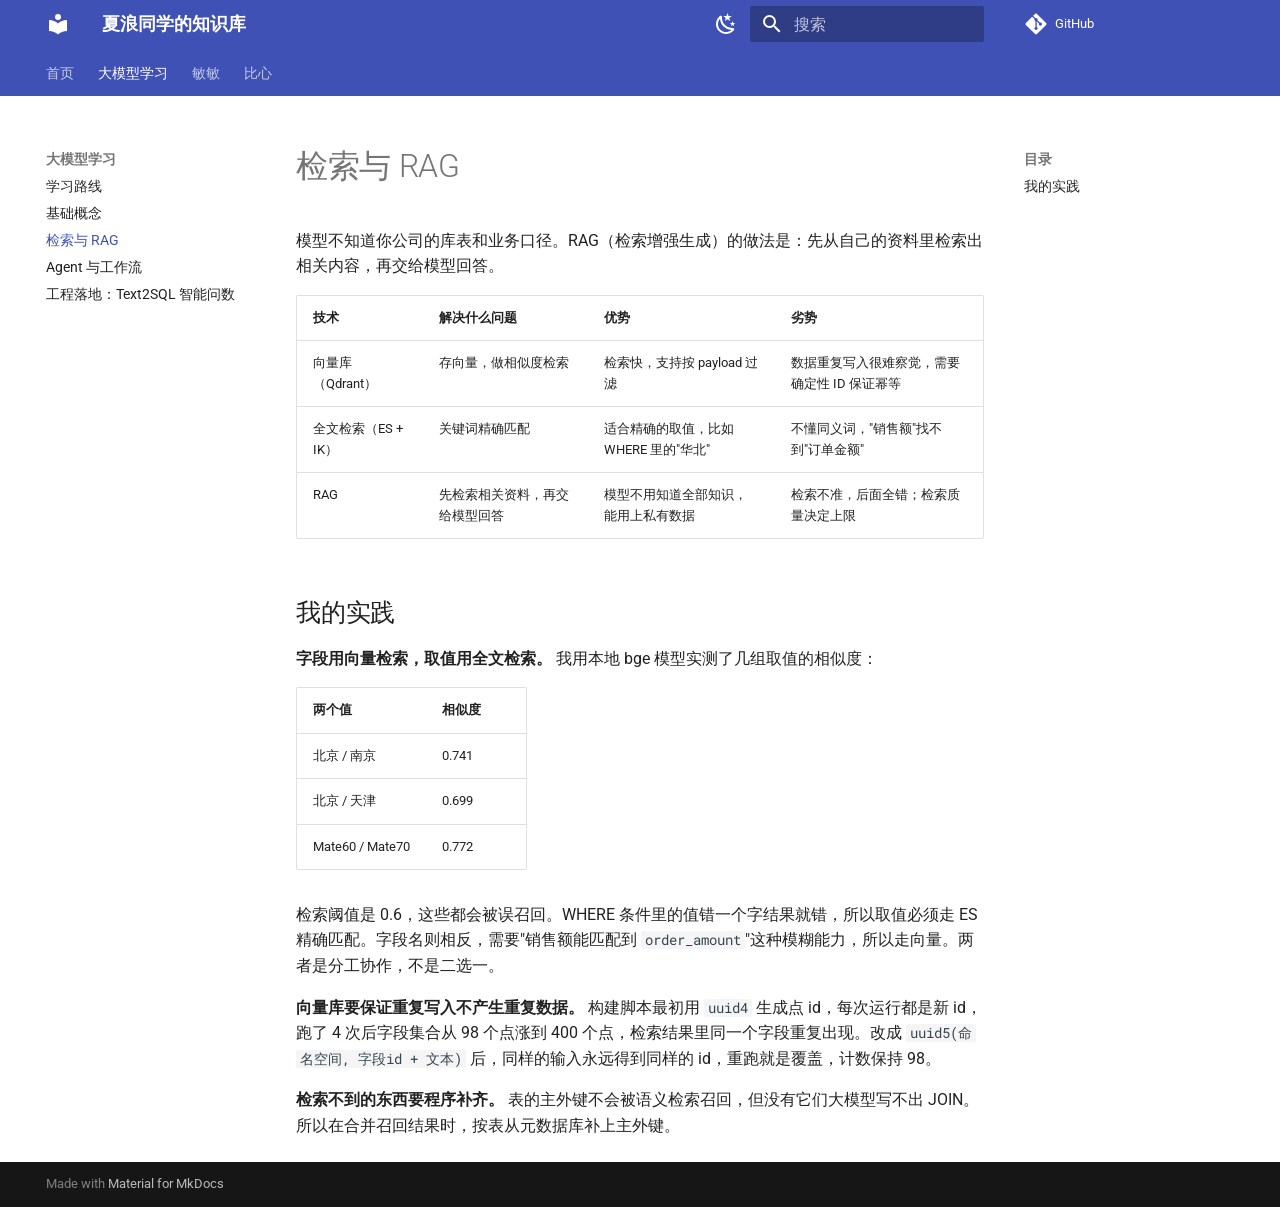
<file: llm/rag/index.html>
<!doctype html>
<html lang="zh" class="no-js">
  <head>
    
      <meta charset="utf-8">
      <meta name="viewport" content="width=device-width,initial-scale=1">
      
        <meta name="description" content="数据仓库开发，正在学习大模型与 Agent 开发">
      
      
        <meta name="author" content="张夏浪">
      
      
        <link rel="canonical" href="https://myzhangxialang.cn/llm/rag/">
      
      
        <link rel="prev" href="../basics/">
      
      
        <link rel="next" href="../agent/">
      
      
        
      
      
      <link rel="icon" href="../../assets/images/favicon.png">
      <meta name="generator" content="mkdocs-1.6.1, mkdocs-material-9.8.1">
    
    
      
        <title>检索与 RAG - 夏浪同学的知识库</title>
      
    
    
      <link rel="stylesheet" href="../../assets/stylesheets/main.57a0d79d.min.css">
      
        
        <link rel="stylesheet" href="../../assets/stylesheets/palette.fb2fffe2.min.css">
      
      


    
    
      
    
    
      
        
        
        <link rel="preconnect" href="https://fonts.gstatic.com" crossorigin>
        <link rel="stylesheet" href="https://fonts.googleapis.com/css?family=Roboto:300,300i,400,400i,700,700i%7CRoboto+Mono:400,400i,700,700i&display=fallback">
        <style>:root{--md-text-font:"Roboto";--md-code-font:"Roboto Mono"}</style>
      
    
    
      <link rel="stylesheet" href="../../assets/timeline.css">
    
    <script>__md_scope=new URL("../..",location),__md_hash=e=>[...e].reduce(((e,_)=>(e<<5)-e+_.charCodeAt(0)),0),__md_get=(e,_=localStorage,t=__md_scope)=>JSON.parse(_.getItem(t.pathname+"."+e)),__md_set=(e,_,t=localStorage,a=__md_scope)=>{try{t.setItem(a.pathname+"."+e,JSON.stringify(_))}catch(e){}}</script>
    
      

    
    
  </head>
  
  
    
    
      
    
    
    
    
    <body dir="ltr" data-md-color-scheme="default" data-md-color-primary="indigo" data-md-color-accent="indigo">
  
    
    <input class="md-toggle" data-md-toggle="drawer" type="checkbox" id="__drawer" autocomplete="off">
    <input class="md-toggle" data-md-toggle="search" type="checkbox" id="__search" autocomplete="off">
    <label class="md-overlay" for="__drawer"></label>
    <div data-md-component="skip">
      
        
        <a href="#rag" class="md-skip">
          跳转至
        </a>
      
    </div>
    <div data-md-component="announce">
      
    </div>
    
    
      

<header class="md-header" data-md-component="header">
  <nav class="md-header__inner md-grid" aria-label="页眉">
    <a href="../.." title="夏浪同学的知识库" class="md-header__button md-logo" aria-label="夏浪同学的知识库" data-md-component="logo">
      
  
  <svg xmlns="http://www.w3.org/2000/svg" viewBox="0 0 24 24"><path d="M12 8a3 3 0 0 0 3-3 3 3 0 0 0-3-3 3 3 0 0 0-3 3 3 3 0 0 0 3 3m0 3.54C9.64 9.35 6.5 8 3 8v11c3.5 0 6.64 1.35 9 3.54 2.36-2.19 5.5-3.54 9-3.54V8c-3.5 0-6.64 1.35-9 3.54"/></svg>

    </a>
    <label class="md-header__button md-icon" for="__drawer">
      
      <svg xmlns="http://www.w3.org/2000/svg" viewBox="0 0 24 24"><path d="M3 6h18v2H3zm0 5h18v2H3zm0 5h18v2H3z"/></svg>
    </label>
    <div class="md-header__title" data-md-component="header-title">
      <div class="md-header__ellipsis">
        <div class="md-header__topic">
          <span class="md-ellipsis">
            夏浪同学的知识库
          </span>
        </div>
        <div class="md-header__topic" data-md-component="header-topic">
          <span class="md-ellipsis">
            
              检索与 RAG
            
          </span>
        </div>
      </div>
    </div>
    
      
        <form class="md-header__option" data-md-component="palette">
  
    
    
    
    <input class="md-option" data-md-color-media="(prefers-color-scheme: light)" data-md-color-scheme="default" data-md-color-primary="indigo" data-md-color-accent="indigo"  aria-label="切换到深色模式"  type="radio" name="__palette" id="__palette_0">
    
      <label class="md-header__button md-icon" title="切换到深色模式" for="__palette_1" hidden>
        <svg xmlns="http://www.w3.org/2000/svg" viewBox="0 0 24 24"><path d="m17.75 4.09-2.53 1.94.91 3.06-2.63-1.81-2.63 1.81.91-3.06-2.53-1.94L12.44 4l1.06-3 1.06 3zm3.5 6.91-1.64 1.25.59 1.98-1.7-1.17-1.7 1.17.59-1.98L15.75 11l2.06-.05L18.5 9l.69 1.95zm-2.28 4.95c.83-.08 1.72 1.1 1.19 1.85-.32.45-.66.87-1.08 1.27C15.17 23 8.84 23 4.94 19.07c-3.91-3.9-3.91-10.24 0-14.14.4-.4.82-.76 1.27-1.08.75-.53 1.93.36 1.85 1.19-.27 2.86.69 5.83 2.89 8.02a9.96 9.96 0 0 0 8.02 2.89m-1.64 2.02a12.08 12.08 0 0 1-7.8-3.47c-2.17-2.19-3.33-5-3.49-7.82-2.81 3.14-2.7 7.96.31 10.98 3.02 3.01 7.84 3.12 10.98.31"/></svg>
      </label>
    
  
    
    
    
    <input class="md-option" data-md-color-media="(prefers-color-scheme: dark)" data-md-color-scheme="slate" data-md-color-primary="indigo" data-md-color-accent="indigo"  aria-label="切换到浅色模式"  type="radio" name="__palette" id="__palette_1">
    
      <label class="md-header__button md-icon" title="切换到浅色模式" for="__palette_0" hidden>
        <svg xmlns="http://www.w3.org/2000/svg" viewBox="0 0 24 24"><path d="M12 7a5 5 0 0 1 5 5 5 5 0 0 1-5 5 5 5 0 0 1-5-5 5 5 0 0 1 5-5m0 2a3 3 0 0 0-3 3 3 3 0 0 0 3 3 3 3 0 0 0 3-3 3 3 0 0 0-3-3m0-7 2.39 3.42C13.65 5.15 12.84 5 12 5s-1.65.15-2.39.42zM3.34 7l4.16-.35A7.2 7.2 0 0 0 5.94 8.5c-.44.74-.69 1.5-.83 2.29zm.02 10 1.76-3.77a7.131 7.131 0 0 0 2.38 4.14zM20.65 7l-1.77 3.79a7.02 7.02 0 0 0-2.38-4.15zm-.01 10-4.14.36c.59-.51 1.12-1.14 1.54-1.86.42-.73.69-1.5.83-2.29zM12 22l-2.41-3.44c.74.27 1.55.44 2.41.44.82 0 1.63-.17 2.37-.44z"/></svg>
      </label>
    
  
</form>
      
    
    
      <script>var palette=__md_get("__palette");if(palette&&palette.color){if("(prefers-color-scheme)"===palette.color.media){var media=matchMedia("(prefers-color-scheme: light)"),input=document.querySelector(media.matches?"[data-md-color-media='(prefers-color-scheme: light)']":"[data-md-color-media='(prefers-color-scheme: dark)']");palette.color.media=input.getAttribute("data-md-color-media"),palette.color.scheme=input.getAttribute("data-md-color-scheme"),palette.color.primary=input.getAttribute("data-md-color-primary"),palette.color.accent=input.getAttribute("data-md-color-accent")}for(var[key,value]of Object.entries(palette.color))document.body.setAttribute("data-md-color-"+key,value)}</script>
    
    
    
      
      
        <label class="md-header__button md-icon" for="__search">
          
          <svg xmlns="http://www.w3.org/2000/svg" viewBox="0 0 24 24"><path d="M9.5 3A6.5 6.5 0 0 1 16 9.5c0 1.61-.59 3.09-1.56 4.23l.27.27h.79l5 5-1.5 1.5-5-5v-.79l-.27-.27A6.52 6.52 0 0 1 9.5 16 6.5 6.5 0 0 1 3 9.5 6.5 6.5 0 0 1 9.5 3m0 2C7 5 5 7 5 9.5S7 14 9.5 14 14 12 14 9.5 12 5 9.5 5"/></svg>
        </label>
        <div class="md-search" data-md-component="search" role="dialog">
  <label class="md-search__overlay" for="__search"></label>
  <div class="md-search__inner" role="search">
    <form class="md-search__form" name="search">
      <input type="text" class="md-search__input" name="query" aria-label="搜索" placeholder="搜索" autocapitalize="off" autocorrect="off" autocomplete="off" spellcheck="false" data-md-component="search-query" required>
      <label class="md-search__icon md-icon" for="__search">
        
        <svg xmlns="http://www.w3.org/2000/svg" viewBox="0 0 24 24"><path d="M9.5 3A6.5 6.5 0 0 1 16 9.5c0 1.61-.59 3.09-1.56 4.23l.27.27h.79l5 5-1.5 1.5-5-5v-.79l-.27-.27A6.52 6.52 0 0 1 9.5 16 6.5 6.5 0 0 1 3 9.5 6.5 6.5 0 0 1 9.5 3m0 2C7 5 5 7 5 9.5S7 14 9.5 14 14 12 14 9.5 12 5 9.5 5"/></svg>
        
        <svg xmlns="http://www.w3.org/2000/svg" viewBox="0 0 24 24"><path d="M20 11v2H8l5.5 5.5-1.42 1.42L4.16 12l7.92-7.92L13.5 5.5 8 11z"/></svg>
      </label>
      <nav class="md-search__options" aria-label="查找">
        
        <button type="reset" class="md-search__icon md-icon" title="清空当前内容" aria-label="清空当前内容" tabindex="-1">
          
          <svg xmlns="http://www.w3.org/2000/svg" viewBox="0 0 24 24"><path d="M19 6.41 17.59 5 12 10.59 6.41 5 5 6.41 10.59 12 5 17.59 6.41 19 12 13.41 17.59 19 19 17.59 13.41 12z"/></svg>
        </button>
      </nav>
      
    </form>
    <div class="md-search__output">
      <div class="md-search__scrollwrap" tabindex="0" data-md-scrollfix>
        <div class="md-search-result" data-md-component="search-result">
          <div class="md-search-result__meta">
            正在初始化搜索引擎
          </div>
          <ol class="md-search-result__list" role="presentation"></ol>
        </div>
      </div>
    </div>
  </div>
</div>
      
    
    
      <div class="md-header__source">
        <a href="https://github.com/chinazhangxialang-code" title="前往仓库" class="md-source" data-md-component="source">
  <div class="md-source__icon md-icon">
    
    <svg xmlns="http://www.w3.org/2000/svg" viewBox="0 0 448 512"><!--! Font Awesome Free 7.1.0 by @fontawesome - https://fontawesome.com License - https://fontawesome.com/license/free (Icons: CC BY 4.0, Fonts: SIL OFL 1.1, Code: MIT License) Copyright 2025 Fonticons, Inc.--><path d="M439.6 236.1 244 40.5c-5.4-5.5-12.8-8.5-20.4-8.5s-15 3-20.4 8.4L162.5 81l51.5 51.5c27.1-9.1 52.7 16.8 43.4 43.7l49.7 49.7c34.2-11.8 61.2 31 35.5 56.7-26.5 26.5-70.2-2.9-56-37.3L240.3 199v121.9c25.3 12.5 22.3 41.8 9.1 55-6.4 6.4-15.2 10.1-24.3 10.1s-17.8-3.6-24.3-10.1c-17.6-17.6-11.1-46.9 11.2-56v-123c-20.8-8.5-24.6-30.7-18.6-45L142.6 101 8.5 235.1C3 240.6 0 247.9 0 255.5s3 15 8.5 20.4l195.6 195.7c5.4 5.4 12.7 8.4 20.4 8.4s15-3 20.4-8.4l194.7-194.7c5.4-5.4 8.4-12.8 8.4-20.4s-3-15-8.4-20.4"/></svg>
  </div>
  <div class="md-source__repository">
    GitHub
  </div>
</a>
      </div>
    
  </nav>
  
</header>
    
    <div class="md-container" data-md-component="container">
      
      
        
          
            
<nav class="md-tabs" aria-label="标签" data-md-component="tabs">
  <div class="md-grid">
    <ul class="md-tabs__list">
      
        
  
  
  
  
    <li class="md-tabs__item">
      <a href="../.." class="md-tabs__link">
        
  
  
    
  
  首页

      </a>
    </li>
  

      
        
  
  
  
    
  
  
    
    
      <li class="md-tabs__item md-tabs__item--active">
        <a href="../learning/" class="md-tabs__link">
          
  
  
  大模型学习

        </a>
      </li>
    
  

      
        
  
  
  
  
    <li class="md-tabs__item">
      <a href="../../tangtang/" class="md-tabs__link">
        
  
  
    
  
  敏敏

      </a>
    </li>
  

      
        
  
  
  
  
    <li class="md-tabs__item">
      <a href="/bixin/" class="md-tabs__link">
        
  
  
    
  
  比心

      </a>
    </li>
  

      
    </ul>
  </div>
</nav>
          
        
      
      <main class="md-main" data-md-component="main">
        <div class="md-main__inner md-grid">
          
            
              
              <div class="md-sidebar md-sidebar--primary" data-md-component="sidebar" data-md-type="navigation" >
                <div class="md-sidebar__scrollwrap">
                  <div class="md-sidebar__inner">
                    


  


<nav class="md-nav md-nav--primary md-nav--lifted" aria-label="导航栏" data-md-level="0">
  <label class="md-nav__title" for="__drawer">
    <a href="../.." title="夏浪同学的知识库" class="md-nav__button md-logo" aria-label="夏浪同学的知识库" data-md-component="logo">
      
  
  <svg xmlns="http://www.w3.org/2000/svg" viewBox="0 0 24 24"><path d="M12 8a3 3 0 0 0 3-3 3 3 0 0 0-3-3 3 3 0 0 0-3 3 3 3 0 0 0 3 3m0 3.54C9.64 9.35 6.5 8 3 8v11c3.5 0 6.64 1.35 9 3.54 2.36-2.19 5.5-3.54 9-3.54V8c-3.5 0-6.64 1.35-9 3.54"/></svg>

    </a>
    夏浪同学的知识库
  </label>
  
    <div class="md-nav__source">
      <a href="https://github.com/chinazhangxialang-code" title="前往仓库" class="md-source" data-md-component="source">
  <div class="md-source__icon md-icon">
    
    <svg xmlns="http://www.w3.org/2000/svg" viewBox="0 0 448 512"><!--! Font Awesome Free 7.1.0 by @fontawesome - https://fontawesome.com License - https://fontawesome.com/license/free (Icons: CC BY 4.0, Fonts: SIL OFL 1.1, Code: MIT License) Copyright 2025 Fonticons, Inc.--><path d="M439.6 236.1 244 40.5c-5.4-5.5-12.8-8.5-20.4-8.5s-15 3-20.4 8.4L162.5 81l51.5 51.5c27.1-9.1 52.7 16.8 43.4 43.7l49.7 49.7c34.2-11.8 61.2 31 35.5 56.7-26.5 26.5-70.2-2.9-56-37.3L240.3 199v121.9c25.3 12.5 22.3 41.8 9.1 55-6.4 6.4-15.2 10.1-24.3 10.1s-17.8-3.6-24.3-10.1c-17.6-17.6-11.1-46.9 11.2-56v-123c-20.8-8.5-24.6-30.7-18.6-45L142.6 101 8.5 235.1C3 240.6 0 247.9 0 255.5s3 15 8.5 20.4l195.6 195.7c5.4 5.4 12.7 8.4 20.4 8.4s15-3 20.4-8.4l194.7-194.7c5.4-5.4 8.4-12.8 8.4-20.4s-3-15-8.4-20.4"/></svg>
  </div>
  <div class="md-source__repository">
    GitHub
  </div>
</a>
    </div>
  
  <ul class="md-nav__list" data-md-scrollfix>
    
      
      
  
  
  
  
    <li class="md-nav__item">
      <a href="../.." class="md-nav__link">
        
  
  
  <span class="md-ellipsis">
    
  
    首页
  

    
  </span>
  
  

      </a>
    </li>
  

    
      
      
  
  
    
  
  
  
    
    
    
    
      
        
        
      
      
        
      
    
    
    <li class="md-nav__item md-nav__item--active md-nav__item--section md-nav__item--nested">
      
        
        
        <input class="md-nav__toggle md-toggle " type="checkbox" id="__nav_2" checked>
        
          
          <label class="md-nav__link" for="__nav_2" id="__nav_2_label" tabindex="">
            
  
  
  <span class="md-ellipsis">
    
  
    大模型学习
  

    
  </span>
  
  

            <span class="md-nav__icon md-icon"></span>
          </label>
        
        <nav class="md-nav" data-md-level="1" aria-labelledby="__nav_2_label" aria-expanded="true">
          <label class="md-nav__title" for="__nav_2">
            <span class="md-nav__icon md-icon"></span>
            
  
    大模型学习
  

          </label>
          <ul class="md-nav__list" data-md-scrollfix>
            
              
                
  
  
  
  
    <li class="md-nav__item">
      <a href="../learning/" class="md-nav__link">
        
  
  
  <span class="md-ellipsis">
    
  
    学习路线
  

    
  </span>
  
  

      </a>
    </li>
  

              
            
              
                
  
  
  
  
    <li class="md-nav__item">
      <a href="../basics/" class="md-nav__link">
        
  
  
  <span class="md-ellipsis">
    
  
    基础概念
  

    
  </span>
  
  

      </a>
    </li>
  

              
            
              
                
  
  
    
  
  
  
    <li class="md-nav__item md-nav__item--active">
      
      <input class="md-nav__toggle md-toggle" type="checkbox" id="__toc">
      
      
        
      
      
        <label class="md-nav__link md-nav__link--active" for="__toc">
          
  
  
  <span class="md-ellipsis">
    
  
    检索与 RAG
  

    
  </span>
  
  

          <span class="md-nav__icon md-icon"></span>
        </label>
      
      <a href="./" class="md-nav__link md-nav__link--active">
        
  
  
  <span class="md-ellipsis">
    
  
    检索与 RAG
  

    
  </span>
  
  

      </a>
      
        

<nav class="md-nav md-nav--secondary" aria-label="目录">
  
  
  
    
  
  
    <label class="md-nav__title" for="__toc">
      <span class="md-nav__icon md-icon"></span>
      目录
    </label>
    <ul class="md-nav__list" data-md-component="toc" data-md-scrollfix>
      
        <li class="md-nav__item">
  <a href="#_1" class="md-nav__link">
    <span class="md-ellipsis">
      
        我的实践
      
    </span>
  </a>
  
</li>
      
    </ul>
  
</nav>
      
    </li>
  

              
            
              
                
  
  
  
  
    <li class="md-nav__item">
      <a href="../agent/" class="md-nav__link">
        
  
  
  <span class="md-ellipsis">
    
  
    Agent 与工作流
  

    
  </span>
  
  

      </a>
    </li>
  

              
            
              
                
  
  
  
  
    <li class="md-nav__item">
      <a href="../text2sql/" class="md-nav__link">
        
  
  
  <span class="md-ellipsis">
    
  
    工程落地：Text2SQL 智能问数
  

    
  </span>
  
  

      </a>
    </li>
  

              
            
          </ul>
        </nav>
      
    </li>
  

    
      
      
  
  
  
  
    <li class="md-nav__item">
      <a href="../../tangtang/" class="md-nav__link">
        
  
  
  <span class="md-ellipsis">
    
  
    敏敏
  

    
  </span>
  
  

      </a>
    </li>
  

    
      
      
  
  
  
  
    <li class="md-nav__item">
      <a href="/bixin/" class="md-nav__link">
        
  
  
  <span class="md-ellipsis">
    
  
    比心
  

    
  </span>
  
  

      </a>
    </li>
  

    
  </ul>
</nav>
                  </div>
                </div>
              </div>
            
            
              
              <div class="md-sidebar md-sidebar--secondary" data-md-component="sidebar" data-md-type="toc" >
                <div class="md-sidebar__scrollwrap">
                  <div class="md-sidebar__inner">
                    

<nav class="md-nav md-nav--secondary" aria-label="目录">
  
  
  
    
  
  
    <label class="md-nav__title" for="__toc">
      <span class="md-nav__icon md-icon"></span>
      目录
    </label>
    <ul class="md-nav__list" data-md-component="toc" data-md-scrollfix>
      
        <li class="md-nav__item">
  <a href="#_1" class="md-nav__link">
    <span class="md-ellipsis">
      
        我的实践
      
    </span>
  </a>
  
</li>
      
    </ul>
  
</nav>
                  </div>
                </div>
              </div>
            
          
          
            <div class="md-content" data-md-component="content">
              
              <article class="md-content__inner md-typeset">
                
                  


  
  


<h1 id="rag">检索与 RAG<a class="headerlink" href="#rag" title="Permanent link">&para;</a></h1>
<p>模型不知道你公司的库表和业务口径。RAG（检索增强生成）的做法是：先从自己的资料里检索出相关内容，再交给模型回答。</p>
<table>
<thead>
<tr>
<th>技术</th>
<th>解决什么问题</th>
<th>优势</th>
<th>劣势</th>
</tr>
</thead>
<tbody>
<tr>
<td>向量库（Qdrant）</td>
<td>存向量，做相似度检索</td>
<td>检索快，支持按 payload 过滤</td>
<td>数据重复写入很难察觉，需要确定性 ID 保证幂等</td>
</tr>
<tr>
<td>全文检索（ES + IK）</td>
<td>关键词精确匹配</td>
<td>适合精确的取值，比如 WHERE 里的"华北"</td>
<td>不懂同义词，"销售额"找不到"订单金额"</td>
</tr>
<tr>
<td>RAG</td>
<td>先检索相关资料，再交给模型回答</td>
<td>模型不用知道全部知识，能用上私有数据</td>
<td>检索不准，后面全错；检索质量决定上限</td>
</tr>
</tbody>
</table>
<h2 id="_1">我的实践<a class="headerlink" href="#_1" title="Permanent link">&para;</a></h2>
<p><strong>字段用向量检索，取值用全文检索。</strong> 我用本地 bge 模型实测了几组取值的相似度：</p>
<table>
<thead>
<tr>
<th>两个值</th>
<th>相似度</th>
</tr>
</thead>
<tbody>
<tr>
<td>北京 / 南京</td>
<td>0.741</td>
</tr>
<tr>
<td>北京 / 天津</td>
<td>0.699</td>
</tr>
<tr>
<td>Mate60 / Mate70</td>
<td>0.772</td>
</tr>
</tbody>
</table>
<p>检索阈值是 0.6，这些都会被误召回。WHERE 条件里的值错一个字结果就错，所以取值必须走 ES 精确匹配。字段名则相反，需要"销售额能匹配到 <code>order_amount</code>"这种模糊能力，所以走向量。两者是分工协作，不是二选一。</p>
<p><strong>向量库要保证重复写入不产生重复数据。</strong> 构建脚本最初用 <code>uuid4</code> 生成点 id，每次运行都是新 id，跑了 4 次后字段集合从 98 个点涨到 400 个点，检索结果里同一个字段重复出现。改成 <code>uuid5(命名空间, 字段id + 文本)</code> 后，同样的输入永远得到同样的 id，重跑就是覆盖，计数保持 98。</p>
<p><strong>检索不到的东西要程序补齐。</strong> 表的主外键不会被语义检索召回，但没有它们大模型写不出 JOIN。所以在合并召回结果时，按表从元数据库补上主外键。</p>












                
              </article>
            </div>
          
          
<script>var target=document.getElementById(location.hash.slice(1));target&&target.name&&(target.checked=target.name.startsWith("__tabbed_"))</script>
        </div>
        
          <button type="button" class="md-top md-icon" data-md-component="top" hidden>
  
  <svg xmlns="http://www.w3.org/2000/svg" viewBox="0 0 24 24"><path d="M13 20h-2V8l-5.5 5.5-1.42-1.42L12 4.16l7.92 7.92-1.42 1.42L13 8z"/></svg>
  回到页面顶部
</button>
        
      </main>
      
        <footer class="md-footer">
  
  <div class="md-footer-meta md-typeset">
    <div class="md-footer-meta__inner md-grid">
      <div class="md-copyright">
  
  
    Made with
    <a href="https://squidfunk.github.io/mkdocs-material/" target="_blank" rel="noopener">
      Material for MkDocs
    </a>
  
</div>
      
    </div>
  </div>
</footer>
      
    </div>
    <div class="md-dialog" data-md-component="dialog">
      <div class="md-dialog__inner md-typeset"></div>
    </div>
    
    
    
      
      
      <script id="__config" type="application/json">{"annotate": null, "base": "../..", "features": ["navigation.tabs", "navigation.sections", "navigation.top", "search.highlight", "content.code.copy"], "search": "../../assets/javascripts/workers/search.a7633da7.min.js", "tags": null, "translations": {"clipboard.copied": "\u5df2\u590d\u5236", "clipboard.copy": "\u590d\u5236", "search.result.more.one": "\u5728\u8be5\u9875\u4e0a\u8fd8\u6709 1 \u4e2a\u7b26\u5408\u6761\u4ef6\u7684\u7ed3\u679c", "search.result.more.other": "\u5728\u8be5\u9875\u4e0a\u8fd8\u6709 # \u4e2a\u7b26\u5408\u6761\u4ef6\u7684\u7ed3\u679c", "search.result.none": "\u6ca1\u6709\u627e\u5230\u7b26\u5408\u6761\u4ef6\u7684\u7ed3\u679c", "search.result.one": "\u627e\u5230 1 \u4e2a\u7b26\u5408\u6761\u4ef6\u7684\u7ed3\u679c", "search.result.other": "# \u4e2a\u7b26\u5408\u6761\u4ef6\u7684\u7ed3\u679c", "search.result.placeholder": "\u952e\u5165\u4ee5\u5f00\u59cb\u641c\u7d22", "search.result.term.missing": "\u7f3a\u5c11", "select.version": "\u9009\u62e9\u5f53\u524d\u7248\u672c"}, "version": null}</script>
    
    
      <script src="../../assets/javascripts/bundle.a5f9d56c.min.js"></script>
      
        <script src="../../assets/timeline.js"></script>
      
    
  </body>
</html>
</file>
<file: assets/timeline.css>
/* 学习路线里程碑时间轴。用 Material 的颜色变量，深色/浅色模式都能用。 */
.ms-s1 { --ms-c: #3b82f6; }   /* 基础概念 */
.ms-s2 { --ms-c: #06b6d4; }   /* 检索与 RAG */
.ms-s3 { --ms-c: #8b5cf6; }   /* Agent 与工作流 */
.ms-s4 { --ms-c: #f59e0b; }   /* 工程落地 */

.ms-legend { display: flex; flex-wrap: wrap; gap: .5rem; margin: 1rem 0 2rem; }
.ms-tag {
  display: inline-block;
  padding: .15rem .7rem;
  border-radius: 999px;
  font-size: .7rem;
  font-weight: 700;
  color: var(--ms-c);
  background: color-mix(in srgb, var(--ms-c) 14%, transparent);
  border: 1px solid color-mix(in srgb, var(--ms-c) 40%, transparent);
  white-space: nowrap;
}

.ms-timeline { position: relative; margin: 2rem 0 3rem; }
/* 中间的竖线：四个阶段的颜色渐变 */
.ms-timeline::before {
  content: "";
  position: absolute;
  top: 0; bottom: 0; left: 50%;
  width: 3px;
  transform: translateX(-50%);
  border-radius: 3px;
  background: linear-gradient(#3b82f6, #06b6d4 35%, #8b5cf6 65%, #f59e0b);
}

.ms-item { position: relative; width: 50%; padding: 0 2.6rem 2.2rem 0; box-sizing: border-box; }
.ms-item:nth-child(even) { margin-left: 50%; padding: 0 0 2.2rem 2.6rem; }
.ms-item + .ms-item { margin-top: -9rem; }

/* 里程碑圆点 */
.ms-dot {
  position: absolute;
  top: .4rem; right: 0;
  transform: translateX(50%);
  width: 3rem; height: 3rem;
  border-radius: 50%;
  display: grid; place-items: center;
  font-size: .85rem; font-weight: 800;
  color: #fff;
  background: var(--ms-c);
  box-shadow: 0 0 0 4px var(--md-default-bg-color), 0 0 18px color-mix(in srgb, var(--ms-c) 70%, transparent);
  z-index: 1;
}
.ms-item:nth-child(even) .ms-dot { right: auto; left: 0; transform: translateX(-50%); }

.ms-card {
  position: relative;
  padding: 1.4rem 1.6rem;
  border-radius: 14px;
  background: var(--md-default-bg-color);
  border: 1px solid var(--md-default-fg-color--lightest);
  border-top: 3px solid var(--ms-c);
  box-shadow: 0 6px 22px rgba(0, 0, 0, .06);
  transition: transform .25s, box-shadow .25s;
}
.ms-card:hover { transform: translateY(-3px); box-shadow: 0 10px 30px color-mix(in srgb, var(--ms-c) 25%, transparent); }

.ms-head { display: flex; align-items: center; gap: .6rem; flex-wrap: wrap; }
.ms-card h3 { margin: 0 !important; font-size: 1.25rem; font-weight: 800; }
.ms-q { margin: .6rem 0 .9rem; font-size: .82rem; color: var(--md-default-fg-color--light); }

.ms-card dl { margin: 0; display: grid; grid-template-columns: 3rem 1fr; gap: .6rem .8rem; font-size: .8rem; }
.ms-card dt { margin: 0; font-weight: 700; padding: .1rem 0; font-size: .75rem; text-align: center; border-radius: 4px; height: fit-content; }
.ms-card dd { margin: 0; line-height: 1.6; }
.ms-ok   { color: #16a34a; background: rgba(22, 163, 74, .1); }
.ms-up   { color: #2563eb; background: rgba(37, 99, 235, .1); }
.ms-down { color: #dc2626; background: rgba(220, 38, 38, .1); }
.ms-sum  { color: var(--ms-c); background: color-mix(in srgb, var(--ms-c) 12%, transparent); }
.ms-card dd b { color: var(--ms-c); }
.ms-link { margin: 1rem 0 0; font-size: .8rem; text-align: right; }

/* 滚动到可见时淡入（由 timeline.js 加 .ms-in） */
.ms-js .ms-item { opacity: 0; transform: translateY(24px); transition: opacity .6s ease, transform .6s ease; }
.ms-js .ms-item.ms-in { opacity: 1; transform: none; }

/* 时间轴页面隐藏了左右侧栏，再把内容区放宽，卡片就不会挤成窄条 */
.md-grid:has(.ms-timeline) { max-width: 76rem; }

/* 手机：单列，线和圆点放左边 */
@media (max-width: 760px) {
  .ms-timeline::before { left: 1.2rem; }
  .ms-item, .ms-item:nth-child(even) { width: 100%; margin-left: 0; padding: 0 0 1.8rem 3.4rem; }
  .ms-item + .ms-item { margin-top: 0; }   /* 单列不需要错开 */
  .ms-dot, .ms-item:nth-child(even) .ms-dot { left: 1.2rem; right: auto; transform: translateX(-50%); }
}
@media (prefers-reduced-motion: reduce) {
  .ms-js .ms-item { opacity: 1; transform: none; transition: none; }
}
</file>
<file: assets/hero.css>
/* 首页首屏样式，只在 home.html 里加载 */
.dz-hero {
  position: relative;
  min-height: calc(100vh - 6rem);
  display: flex;
  align-items: center;
  justify-content: center;
  overflow: hidden;
  color: #e6ecff;
  background: radial-gradient(ellipse at 20% 10%, #1e2a6b 0%, transparent 55%),
              radial-gradient(ellipse at 85% 90%, #0e4d64 0%, transparent 50%),
              #070b1a;
}
#dz-canvas { position: absolute; inset: 0; width: 100%; height: 100%; }
.dz-hero__inner {
  position: relative;
  z-index: 1;
  max-width: 52rem;
  padding: 3rem 1.5rem;
  text-align: center;
  pointer-events: none;            /* 让鼠标能"穿过"文字和粒子互动 */
}
.dz-hero__inner a { pointer-events: auto; }
.dz-hero__avatar {
  display: block;
  width: 120px;
  height: 120px;
  margin: 0 auto 1.4rem;
  border-radius: 8px;
  object-fit: cover;
  border: 2px solid rgba(165, 180, 252, .55);
  box-shadow: 0 0 28px rgba(99, 102, 241, .55);
}
.dz-hero__eyebrow {
  margin: 0 0 1rem;
  font-size: .75rem;
  letter-spacing: .35em;
  color: #7dd3fc;
  opacity: .85;
}
.dz-hero__title {
  margin: 0;
  font-size: clamp(2rem, 6vw, 3.6rem);
  font-weight: 800;
  line-height: 1.2;
  color: #fff;
  letter-spacing: .02em;
}
.dz-grad {
  background: linear-gradient(90deg, #60a5fa, #a78bfa, #22d3ee, #60a5fa);
  background-size: 300% 100%;
  -webkit-background-clip: text;
  background-clip: text;
  color: transparent;
  animation: dz-flow 6s linear infinite;
}
@keyframes dz-flow { to { background-position: 300% 0; } }
.dz-hero__typed {
  min-height: 1.8em;
  margin: 1.2rem 0 2rem;
  font-size: clamp(.95rem, 2.2vw, 1.2rem);
  color: #b8c4ff;
  font-family: var(--md-code-font-family, monospace);
}
.dz-caret { animation: dz-blink 1s steps(1) infinite; color: #22d3ee; }
@keyframes dz-blink { 50% { opacity: 0; } }
.dz-hero__actions { display: flex; gap: .8rem; justify-content: center; flex-wrap: wrap; }
.dz-btn {
  display: inline-block;
  padding: .7rem 1.4rem;
  border-radius: 999px;
  border: 1px solid rgba(165, 180, 252, .45);
  color: #e6ecff !important;
  font-weight: 600;
  backdrop-filter: blur(6px);
  background: rgba(255, 255, 255, .04);
  transition: transform .2s, box-shadow .2s, background .2s;
}
.dz-btn:hover { transform: translateY(-2px); background: rgba(255, 255, 255, .1); }
.dz-btn--primary {
  border: none;
  background: linear-gradient(90deg, #6366f1, #06b6d4);
  box-shadow: 0 0 24px rgba(99, 102, 241, .55);
}
.dz-btn--primary:hover { box-shadow: 0 0 36px rgba(34, 211, 238, .7); background: linear-gradient(90deg, #6366f1, #06b6d4); }
.dz-hero__stats {
  display: flex;
  gap: 2.5rem;
  justify-content: center;
  margin: 2.8rem 0 0;
  padding: 0;
  list-style: none;
}
.dz-hero__stats li { margin: 0; display: flex; flex-direction: column; }
.dz-hero__stats b { font-size: 1.8rem; color: #fff; }
.dz-hero__stats span { font-size: .75rem; color: #94a3d8; }
.dz-scroll {
  position: absolute;
  bottom: 1.2rem;
  left: 50%;
  transform: translateX(-50%);
  z-index: 1;
  font-size: .7rem;
  letter-spacing: .3em;
  color: #94a3d8 !important;
  animation: dz-bob 2s ease-in-out infinite;
}
@keyframes dz-bob { 50% { transform: translate(-50%, 6px); } }

@media (max-width: 600px) {
  .dz-hero__stats { gap: 1.2rem; }
  .dz-hero__stats b { font-size: 1.3rem; }
}
@media (prefers-reduced-motion: reduce) {
  .dz-grad, .dz-caret, .dz-scroll { animation: none; }
}

/* ---------- 头像按钮 + 弹出的个人卡片 ---------- */
.dz-hero__avatar-btn {
  display: block;
  margin: 0 auto 1.4rem;
  padding: 0;
  border: none;
  background: none;
  cursor: pointer;
  pointer-events: auto;            /* 首屏文字层默认不接收点击，头像要单独打开 */
  border-radius: 8px;
  transition: transform .25s;
}
.dz-hero__avatar-btn:hover { transform: scale(1.06); }
.dz-hero__avatar-btn:hover .dz-hero__avatar { box-shadow: 0 0 40px rgba(34, 211, 238, .75); }
.dz-hero__avatar-btn:focus-visible { outline: 2px solid #22d3ee; outline-offset: 4px; }
.dz-hero__avatar-btn .dz-hero__avatar { margin: 0; transition: box-shadow .25s; }

.dz-modal {
  position: fixed;
  inset: 0;
  z-index: 1000;
  display: grid;
  place-items: center;
  padding: 1rem;
  background: rgba(4, 7, 20, .72);
  backdrop-filter: blur(6px);
  animation: dz-fade .25s ease;
}
.dz-modal[hidden] { display: none; }
.dz-modal__card {
  position: relative;
  width: min(22rem, 100%);
  padding: 2rem 1.6rem 1.6rem;
  border-radius: 16px;
  text-align: center;
  color: #e6ecff;
  background: linear-gradient(160deg, #141c45, #0b1230 60%, #0a2a38);
  border: 1px solid rgba(165, 180, 252, .3);
  box-shadow: 0 20px 60px rgba(0, 0, 0, .5), 0 0 40px rgba(99, 102, 241, .35);
  animation: dz-pop .3s cubic-bezier(.2, .9, .3, 1.2);
}
.dz-modal__close {
  position: absolute;
  top: .5rem; right: .8rem;
  border: none; background: none;
  color: #94a3d8; font-size: 1.6rem; line-height: 1;
  cursor: pointer;
}
.dz-modal__close:hover { color: #fff; }
.dz-modal__photo {
  width: 200px; height: 200px;
  border-radius: 10px;
  object-fit: cover;
  border: 2px solid rgba(165, 180, 252, .55);
  box-shadow: 0 0 30px rgba(34, 211, 238, .45);
}
.dz-modal__name { margin: 1rem 0 .3rem !important; font-size: 1.4rem; font-weight: 800; color: #fff; }
.dz-modal__role { margin: 0 0 1rem; font-size: .78rem; color: #b8c4ff; }
.dz-modal__tags { display: flex; flex-wrap: wrap; justify-content: center; gap: .4rem; margin: 0 0 1.4rem; padding: 0; list-style: none; }
.dz-modal__tags li {
  margin: 0;
  padding: .15rem .6rem;
  border-radius: 999px;
  font-size: .68rem;
  color: #7dd3fc;
  background: rgba(34, 211, 238, .1);
  border: 1px solid rgba(34, 211, 238, .3);
}
.dz-modal__actions { display: flex; gap: .6rem; justify-content: center; flex-wrap: wrap; }
@keyframes dz-fade { from { opacity: 0; } }
@keyframes dz-pop { from { opacity: 0; transform: scale(.85) translateY(12px); } }
@media (prefers-reduced-motion: reduce) { .dz-modal, .dz-modal__card { animation: none; } }
</file>
<file: assets/tangtang.css>
/* "糖糖"页面样式，只在 tangtang.html 里加载 */
.tt-stage {
  position: relative;
  min-height: 78vh;
  margin: -0.8rem -0.8rem 0;
  border-radius: 20px;
  overflow: hidden;
  cursor: pointer;
  user-select: none;
  background:
    radial-gradient(circle at 20% 15%, rgba(255, 255, 255, .55), transparent 40%),
    radial-gradient(circle at 85% 85%, rgba(255, 182, 214, .7), transparent 45%),
    linear-gradient(160deg, #ffe4ef 0%, #ffc7de 45%, #ffb0cf 100%);
  box-shadow: 0 10px 40px rgba(255, 105, 160, .25);
}

/* 中间的开场白 */
.tt-center {
  position: absolute;
  inset: 0;
  display: flex;
  flex-direction: column;
  align-items: center;
  justify-content: center;
  padding: 0 1.5rem;
  text-align: center;
  z-index: 2;
  pointer-events: none;
}
.tt-greet {
  margin: 0;
  min-height: 1.4em;
  font-size: clamp(1.4rem, 4.2vw, 2.6rem);
  font-weight: 800;
  line-height: 1.4;
  color: #e0457b;
  text-shadow: 0 2px 0 #fff, 0 6px 18px rgba(224, 69, 123, .35);
  letter-spacing: .04em;
}
.tt-greet::after {
  content: "|";
  margin-left: 2px;
  color: #ff7aa8;
  animation: tt-blink 1s steps(1) infinite;
}
.tt-greet.tt-done::after { content: ""; }
@keyframes tt-blink { 50% { opacity: 0; } }
.tt-hint {
  margin: 1.2rem 0 0;
  font-size: .8rem;
  color: #c2527c;
  opacity: 0;
  transition: opacity 1s;
}
.tt-hint.tt-show { opacity: .85; }

/* 随机弹出的温柔话 */
.tt-bubbles { position: absolute; inset: 0; z-index: 3; pointer-events: none; }
.tt-bubble {
  position: absolute;
  max-width: 15rem;
  padding: .6rem 1rem;
  border-radius: 18px 18px 18px 4px;
  font-size: .85rem;
  line-height: 1.6;
  color: #8a2d52;
  background: rgba(255, 255, 255, .88);
  border: 1.5px solid #ffc2d9;
  box-shadow: 0 6px 18px rgba(255, 105, 160, .28);
  transform: translate(-50%, -50%);
  animation: tt-pop .7s cubic-bezier(.2, 1.6, .4, 1) both, tt-float 4s ease-in-out .7s infinite;
}
.tt-bubble::before { content: "💗 "; }
.tt-bubble.tt-out { animation: tt-fade .6s ease forwards; }
@keyframes tt-pop {
  0%   { opacity: 0; transform: translate(-50%, -50%) scale(.2); }
  60%  { opacity: 1; transform: translate(-50%, -50%) scale(1.12); }
  100% { opacity: 1; transform: translate(-50%, -50%) scale(1); }
}
@keyframes tt-float {
  50% { transform: translate(-50%, calc(-50% - 8px)); }
}
@keyframes tt-fade {
  to { opacity: 0; transform: translate(-50%, calc(-50% - 30px)) scale(.9); }
}

/* 飘落的爱心 */
.tt-hearts { position: absolute; inset: 0; z-index: 1; pointer-events: none; }
.tt-heart {
  position: absolute;
  top: -2rem;
  color: #ff6fa0;
  opacity: .75;
  animation: tt-fall linear forwards;
}
@keyframes tt-fall {
  to { transform: translateY(95vh) rotate(25deg); opacity: 0; }
}
/* 点击时冒出的小爱心 */
.tt-burst {
  position: absolute;
  z-index: 4;
  pointer-events: none;
  color: #ff4f8b;
  font-size: 1.1rem;
  animation: tt-burst .9s ease-out forwards;
}
@keyframes tt-burst {
  from { opacity: 1; transform: translate(-50%, -50%) scale(.6); }
  to   { opacity: 0; transform: translate(calc(-50% + var(--dx)), calc(-50% + var(--dy))) scale(1.3); }
}

@media (max-width: 600px) {
  .tt-stage { min-height: 82vh; margin: -0.6rem -0.4rem 0; }
  .tt-bubble { max-width: 11rem; font-size: .78rem; }
}
@media (prefers-reduced-motion: reduce) {
  .tt-bubble, .tt-heart, .tt-burst, .tt-greet::after { animation: none !important; }
}
</file>
<file: assets/stylesheets/main.57a0d79d.min.css>
@charset "UTF-8";html{box-sizing:border-box;-webkit-text-size-adjust:none;-moz-text-size-adjust:none;text-size-adjust:none}*,:after,:before{box-sizing:inherit}@media(prefers-reduced-motion){*,:after,:before{transition:none!important}}body{margin:0;-webkit-font-smoothing:antialiased;-moz-osx-font-smoothing:grayscale;--md-text-font-family:var(--md-text-font, _),
    -apple-system, BlinkMacSystemFont, Helvetica, Arial, sans-serif;--md-code-font-family:var(--md-code-font, _),
    SFMono-Regular, Consolas, Menlo, monospace}.md-typeset code:not(.focus-visible),a,button,input,label{-webkit-tap-highlight-color:transparent}a{color:inherit;text-decoration:none}hr{box-sizing:initial;display:block;height:.05rem;padding:0;overflow:visible;border:0}small{font-size:80%}sub,sup{line-height:1em}img{border-style:none}table{border-spacing:0;border-collapse:initial}td,th{font-weight:400;vertical-align:top}button{padding:0;margin:0;font-family:inherit;font-size:inherit;background:#0000;border:0}input{border:0;outline:none}:root{--md-primary-fg-color:#4051b5;--md-primary-fg-color--light:#5d6cc0;--md-primary-fg-color--dark:#303fa1;--md-primary-bg-color:#fff;--md-primary-bg-color--light:#ffffffb3;--md-accent-fg-color:#526cfe;--md-accent-fg-color--transparent:#526cfe1a;--md-accent-bg-color:#fff;--md-accent-bg-color--light:#ffffffb3;--md-typeset-table-sort-icon:url("data:image/svg+xml;charset=utf-8,<svg xmlns='http://www.w3.org/2000/svg' viewBox='0 0 24 24'><path d='m18 21-4-4h3V7h-3l4-4 4 4h-3v10h3M2 19v-2h10v2M2 13v-2h7v2M2 7V5h4v2z'/></svg>");--md-typeset-table-sort-icon--asc:url("data:image/svg+xml;charset=utf-8,<svg xmlns='http://www.w3.org/2000/svg' viewBox='0 0 24 24'><path d='M19 17h3l-4 4-4-4h3V3h2M2 17h10v2H2M6 5v2H2V5m0 6h7v2H2z'/></svg>");--md-typeset-table-sort-icon--desc:url("data:image/svg+xml;charset=utf-8,<svg xmlns='http://www.w3.org/2000/svg' viewBox='0 0 24 24'><path d='M19 7h3l-4-4-4 4h3v14h2M2 17h10v2H2M6 5v2H2V5m0 6h7v2H2z'/></svg>")}[data-md-color-scheme=default]{color-scheme:light}[data-md-color-scheme=default] img[src$="#gh-dark-mode-only"],[data-md-color-scheme=default] img[src$="#only-dark"]{display:none}:root,[data-md-color-scheme=default]{--md-hue:225deg;--md-default-fg-color:#000000de;--md-default-fg-color--light:#0000008a;--md-default-fg-color--lighter:#00000052;--md-default-fg-color--lightest:#00000012;--md-default-bg-color:#fff;--md-default-bg-color--light:#ffffffb3;--md-default-bg-color--lighter:#ffffff4d;--md-default-bg-color--lightest:#ffffff1f;--md-code-fg-color:#36464e;--md-code-bg-color:#f5f5f5;--md-code-bg-color--light:#f5f5f5b3;--md-code-bg-color--lighter:#f5f5f54d;--md-code-hl-color:#4287ff;--md-code-hl-color--light:#4287ff1a;--md-code-hl-number-color:#d52a2a;--md-code-hl-special-color:#db1457;--md-code-hl-function-color:#a846b9;--md-code-hl-constant-color:#6e59d9;--md-code-hl-keyword-color:#3f6ec6;--md-code-hl-string-color:#1c7d4d;--md-code-hl-name-color:var(--md-code-fg-color);--md-code-hl-operator-color:var(--md-default-fg-color--light);--md-code-hl-punctuation-color:var(--md-default-fg-color--light);--md-code-hl-comment-color:var(--md-default-fg-color--light);--md-code-hl-generic-color:var(--md-default-fg-color--light);--md-code-hl-variable-color:var(--md-default-fg-color--light);--md-typeset-color:var(--md-default-fg-color);--md-typeset-a-color:var(--md-primary-fg-color);--md-typeset-del-color:#f5503d26;--md-typeset-ins-color:#0bd57026;--md-typeset-kbd-color:#fafafa;--md-typeset-kbd-accent-color:#fff;--md-typeset-kbd-border-color:#b8b8b8;--md-typeset-mark-color:#ffff0080;--md-typeset-table-color:#0000001f;--md-typeset-table-color--light:#00000009;--md-admonition-fg-color:var(--md-default-fg-color);--md-admonition-bg-color:var(--md-default-bg-color);--md-warning-fg-color:#000000de;--md-warning-bg-color:#ff9;--md-footer-fg-color:#fff;--md-footer-fg-color--light:#ffffffb3;--md-footer-fg-color--lighter:#ffffff73;--md-footer-bg-color:#000000de;--md-footer-bg-color--dark:#00000052;--md-shadow-z1:0 0.2rem 0.5rem #0000000d,
    0 0 0.05rem #0000001a;--md-shadow-z2:0 0.2rem 0.5rem #0000001a,
    0 0 0.05rem #00000040;--md-shadow-z3:0 0.2rem 0.5rem #0003,
    0 0 0.05rem #00000059}.md-icon svg{display:block;width:1.2rem;height:1.2rem;fill:currentcolor}aside,body,input{font-family:var(--md-text-font-family);font-feature-settings:"kern","liga";color:var(--md-typeset-color)}code,kbd,pre{font-family:var(--md-code-font-family);font-feature-settings:"kern"}.md-typeset{font-size:.8rem;line-height:1.6;overflow-wrap:break-word;-webkit-print-color-adjust:exact;color-adjust:exact}@media print{.md-typeset{font-size:.68rem}.md-typeset code,.md-typeset kbd,.md-typeset pre{white-space:pre-wrap}}.md-typeset blockquote,.md-typeset dl,.md-typeset figure,.md-typeset ol,.md-typeset pre,.md-typeset ul{margin-top:1em;margin-bottom:1em}.md-typeset h1{margin:0 0 1.25em;font-size:2em;line-height:1.3;color:var(--md-default-fg-color--light)}.md-typeset h1,.md-typeset h2{font-weight:300;letter-spacing:-.01em}.md-typeset h2{margin:1.6em 0 .64em;font-size:1.5625em;line-height:1.4}.md-typeset h3{margin:1.6em 0 .8em;font-size:1.25em;font-weight:400;line-height:1.5;letter-spacing:-.01em}.md-typeset h2+h3{margin-top:.8em}.md-typeset h4{margin:1em 0;font-weight:700;letter-spacing:-.01em}.md-typeset h5,.md-typeset h6{margin:1.25em 0;font-size:.8em;font-weight:700;color:var(--md-default-fg-color--light);letter-spacing:-.01em}.md-typeset h5{text-transform:uppercase}.md-typeset h5 code{text-transform:none}.md-typeset hr{display:flow-root;margin:1.5em 0;border-bottom:.05rem solid var(--md-default-fg-color--lightest)}.md-typeset a{color:var(--md-typeset-a-color);word-break:break-word}.md-typeset a,.md-typeset a:before{transition:color 125ms}.md-typeset a:focus,.md-typeset a:hover{color:var(--md-accent-fg-color)}.md-typeset a:focus code,.md-typeset a:hover code{color:var(--md-accent-fg-color);background-color:var(--md-accent-fg-color--transparent)}.md-typeset a code{color:var(--md-typeset-a-color)}.md-typeset a.focus-visible{outline-color:var(--md-accent-fg-color);outline-offset:.2rem}.md-typeset code,.md-typeset kbd,.md-typeset pre{font-variant-ligatures:none;color:var(--md-code-fg-color);direction:ltr;transition:background-color 125ms}.md-typeset code{padding:0 .2941176471em;font-size:.85em;word-break:break-word;background-color:var(--md-code-bg-color);border-radius:.1rem;-webkit-box-decoration-break:clone;box-decoration-break:clone;transition:color 125ms,background-color 125ms}.md-typeset code:not(.focus-visible){outline:none}.md-typeset pre{position:relative;display:flow-root;line-height:1.4}.md-typeset pre>code{display:block;padding:.7720588235em 1.1764705882em;margin:0;overflow:auto;word-break:normal;touch-action:auto;scrollbar-color:var(--md-default-fg-color--lighter) #0000;scrollbar-width:thin;outline-color:var(--md-accent-fg-color);box-shadow:none;-webkit-box-decoration-break:slice;box-decoration-break:slice}.md-typeset pre>code:hover{scrollbar-color:var(--md-accent-fg-color) #0000}.md-typeset pre>code::-webkit-scrollbar{width:.2rem;height:.2rem}.md-typeset pre>code::-webkit-scrollbar-thumb{background-color:var(--md-default-fg-color--lighter)}.md-typeset pre>code::-webkit-scrollbar-thumb:hover{background-color:var(--md-accent-fg-color)}.md-typeset kbd{display:inline-block;padding:0 .6666666667em;font-size:.75em;color:var(--md-default-fg-color);word-break:break-word;vertical-align:text-top;background-color:var(--md-typeset-kbd-color);border-radius:.1rem;box-shadow:0 .1rem 0 .05rem var(--md-typeset-kbd-border-color),0 .1rem 0 var(--md-typeset-kbd-border-color),0 -.1rem .2rem var(--md-typeset-kbd-accent-color) inset}.md-typeset mark{color:inherit;word-break:break-word;background-color:var(--md-typeset-mark-color);-webkit-box-decoration-break:clone;box-decoration-break:clone}.md-typeset abbr{text-decoration:none;cursor:help}.md-typeset [data-preview],.md-typeset abbr{border-bottom:.05rem dotted var(--md-default-fg-color--light)}.md-typeset small{opacity:.75}[dir=ltr] .md-typeset sub,[dir=ltr] .md-typeset sup{margin-left:.078125em}[dir=rtl] .md-typeset sub,[dir=rtl] .md-typeset sup{margin-right:.078125em}[dir=ltr] .md-typeset blockquote{padding-left:.6rem;border-left:.2rem solid var(--md-default-fg-color--lighter)}[dir=rtl] .md-typeset blockquote{padding-right:.6rem;border-right:.2rem solid var(--md-default-fg-color--lighter)}.md-typeset blockquote{margin-left:0;margin-right:0;color:var(--md-default-fg-color--light)}.md-typeset ul{list-style-type:disc}.md-typeset ul[type]{list-style-type:revert-layer}[dir=ltr] .md-typeset ol,[dir=ltr] .md-typeset ol li ol,[dir=ltr] .md-typeset ol li ul,[dir=ltr] .md-typeset ul,[dir=ltr] .md-typeset ul li ol,[dir=ltr] .md-typeset ul li ul{margin-left:.625em}[dir=rtl] .md-typeset ol,[dir=rtl] .md-typeset ol li ol,[dir=rtl] .md-typeset ol li ul,[dir=rtl] .md-typeset ul,[dir=rtl] .md-typeset ul li ol,[dir=rtl] .md-typeset ul li ul{margin-right:.625em}.md-typeset ol,.md-typeset ul{padding:0}.md-typeset ol:not([hidden]),.md-typeset ul:not([hidden]){display:flow-root}.md-typeset ol ol,.md-typeset ul ol{list-style-type:lower-alpha}.md-typeset ol ol ol,.md-typeset ul ol ol{list-style-type:lower-roman}.md-typeset ol ol ol ol,.md-typeset ul ol ol ol{list-style-type:upper-alpha}.md-typeset ol ol ol ol ol,.md-typeset ul ol ol ol ol{list-style-type:upper-roman}.md-typeset ol[type],.md-typeset ul[type]{list-style-type:revert-layer}[dir=ltr] .md-typeset ol li,[dir=ltr] .md-typeset ul li{margin-left:1.25em}[dir=rtl] .md-typeset ol li,[dir=rtl] .md-typeset ul li{margin-right:1.25em}.md-typeset ol li,.md-typeset ul li{margin-bottom:.5em}.md-typeset ol li blockquote,.md-typeset ol li p,.md-typeset ul li blockquote,.md-typeset ul li p{margin:.5em 0}.md-typeset ol li:last-child,.md-typeset ul li:last-child{margin-bottom:0}.md-typeset ol li ol,.md-typeset ol li ul,.md-typeset ul li ol,.md-typeset ul li ul{margin-top:.5em;margin-bottom:.5em}[dir=ltr] .md-typeset dd{margin-left:1.875em}[dir=rtl] .md-typeset dd{margin-right:1.875em}.md-typeset dd{margin-top:1em;margin-bottom:1.5em}.md-typeset img,.md-typeset svg,.md-typeset video{max-width:100%;height:auto}.md-typeset img[align=left]{margin:1em 1em 1em 0}.md-typeset img[align=right]{margin:1em 0 1em 1em}.md-typeset img[align]:only-child{margin-top:0}.md-typeset figure{display:flow-root;width:fit-content;max-width:100%;margin:1em auto;text-align:center}.md-typeset figure img{display:block;margin:0 auto}.md-typeset figcaption{max-width:24rem;margin:1em auto;font-style:italic}.md-typeset iframe{max-width:100%}.md-typeset table:not([class]){display:inline-block;max-width:100%;overflow:auto;font-size:.64rem;touch-action:auto;background-color:var(--md-default-bg-color);border:.05rem solid var(--md-typeset-table-color);border-radius:.1rem}@media print{.md-typeset table:not([class]){display:table}}.md-typeset table:not([class])+*{margin-top:1.5em}.md-typeset table:not([class]) td>:first-child,.md-typeset table:not([class]) th>:first-child{margin-top:0}.md-typeset table:not([class]) td>:last-child,.md-typeset table:not([class]) th>:last-child{margin-bottom:0}.md-typeset table:not([class]) td:not([align]),.md-typeset table:not([class]) th:not([align]){text-align:left}[dir=rtl] .md-typeset table:not([class]) td:not([align]),[dir=rtl] .md-typeset table:not([class]) th:not([align]){text-align:right}.md-typeset table:not([class]) th{min-width:5rem;padding:.9375em 1.25em;font-weight:700;vertical-align:top}.md-typeset table:not([class]) td{padding:.9375em 1.25em;vertical-align:top;border-top:.05rem solid var(--md-typeset-table-color)}.md-typeset table:not([class]) tbody tr{transition:background-color 125ms}.md-typeset table:not([class]) tbody tr:hover{background-color:var(--md-typeset-table-color--light);box-shadow:0 .05rem 0 var(--md-default-bg-color) inset}.md-typeset table:not([class]) a{word-break:normal}.md-typeset table th[role=columnheader]{cursor:pointer}[dir=ltr] .md-typeset table th[role=columnheader]:after{margin-left:.5em}[dir=rtl] .md-typeset table th[role=columnheader]:after{margin-right:.5em}.md-typeset table th[role=columnheader]:after{display:inline-block;width:1.2em;height:1.2em;vertical-align:text-bottom;content:"";-webkit-mask-image:var(--md-typeset-table-sort-icon);mask-image:var(--md-typeset-table-sort-icon);-webkit-mask-repeat:no-repeat;mask-repeat:no-repeat;-webkit-mask-size:contain;mask-size:contain;transition:background-color 125ms}.md-typeset table th[role=columnheader]:hover:after{background-color:var(--md-default-fg-color--lighter)}.md-typeset table th[role=columnheader][aria-sort=ascending]:after{background-color:var(--md-default-fg-color--light);-webkit-mask-image:var(--md-typeset-table-sort-icon--asc);mask-image:var(--md-typeset-table-sort-icon--asc)}.md-typeset table th[role=columnheader][aria-sort=descending]:after{background-color:var(--md-default-fg-color--light);-webkit-mask-image:var(--md-typeset-table-sort-icon--desc);mask-image:var(--md-typeset-table-sort-icon--desc)}.md-typeset__scrollwrap{margin:1em -.8rem;overflow-x:auto;touch-action:auto}.md-typeset__table{display:inline-block;padding:0 .8rem;margin-bottom:.5em}@media print{.md-typeset__table{display:block}}html .md-typeset__table table{display:table;width:100%;margin:0;overflow:hidden}@media screen and (max-width:44.984375em){.md-content__inner>pre{margin:1em -.8rem}.md-content__inner>pre code{border-radius:0}}.md-typeset .md-author{position:relative;display:block;flex-shrink:0;width:1.6rem;height:1.6rem;overflow:hidden;border-radius:100%;transition:color 125ms,transform 125ms}.md-typeset .md-author img{display:block}.md-typeset .md-author--more{font-size:.6rem;font-weight:700;line-height:1.6rem;color:var(--md-default-fg-color--lighter);text-align:center;background:var(--md-default-fg-color--lightest)}.md-typeset .md-author--long{width:2.4rem;height:2.4rem}.md-typeset a.md-author{transform:scale(1)}.md-typeset a.md-author img{filter:grayscale(100%) opacity(75%);border-radius:100%;transition:filter 125ms}.md-typeset a.md-author:focus,.md-typeset a.md-author:hover{z-index:1;transform:scale(1.1)}.md-typeset a.md-author:focus img,.md-typeset a.md-author:hover img{filter:grayscale(0)}.md-banner{overflow:auto;color:var(--md-footer-fg-color);background-color:var(--md-footer-bg-color)}@media print{.md-banner{display:none}}.md-banner--warning{color:var(--md-warning-fg-color);background-color:var(--md-warning-bg-color)}.md-banner__inner{padding:0 .8rem;margin:.6rem auto;font-size:.7rem}[dir=ltr] .md-banner__button{float:right}[dir=rtl] .md-banner__button{float:left}.md-banner__button{color:inherit;cursor:pointer;transition:opacity .25s}.no-js .md-banner__button{display:none}.md-banner__button:hover{opacity:.7}html{height:100%;overflow-x:hidden;font-size:125%}@media screen and (min-width:100em){html{font-size:137.5%}}@media screen and (min-width:125em){html{font-size:150%}}body{position:relative;display:flex;flex-direction:column;width:100%;min-height:100%;font-size:.5rem;background-color:var(--md-default-bg-color)}@media print{body{display:block}}@media screen and (max-width:59.984375em){body[data-md-scrolllock]{position:fixed}}.md-grid{max-width:61rem;margin-left:auto;margin-right:auto}.md-container{display:flex;flex-grow:1;flex-direction:column}@media print{.md-container{display:block}}.md-main{flex-grow:1}.md-main__inner{display:flex;height:100%;margin-top:1.5rem}.md-ellipsis{overflow:hidden;text-overflow:ellipsis}.md-toggle{display:none}.md-option{position:absolute;width:0;height:0;opacity:0}.md-option:checked+label:not([hidden]){display:block}.md-option.focus-visible+label{outline-style:auto;outline-color:var(--md-accent-fg-color)}.md-skip{position:fixed;z-index:-1;padding:.3rem .5rem;margin:.5rem;font-size:.64rem;color:var(--md-default-bg-color);background-color:var(--md-default-fg-color);border-radius:.1rem;outline-color:var(--md-accent-fg-color);opacity:0;transform:translateY(.4rem)}.md-skip:focus{z-index:10;opacity:1;transition:transform .25s cubic-bezier(.4,0,.2,1),opacity 175ms 75ms;transform:translateY(0)}@page{margin:25mm}:root{--md-clipboard-icon:url("data:image/svg+xml;charset=utf-8,<svg xmlns='http://www.w3.org/2000/svg' viewBox='0 0 24 24'><path d='M19 21H8V7h11m0-2H8a2 2 0 0 0-2 2v14a2 2 0 0 0 2 2h11a2 2 0 0 0 2-2V7a2 2 0 0 0-2-2m-3-4H4a2 2 0 0 0-2 2v14h2V3h12z'/></svg>");--md-code-select-icon:url("data:image/svg+xml;charset=utf-8,<svg xmlns='http://www.w3.org/2000/svg' viewBox='0 0 24 24'><path d='M19 19h-4v2h4c1.1 0 2-.9 2-2v-4h-2m0-12h-4v2h4v4h2V5c0-1.1-.9-2-2-2M5 5h4V3H5c-1.1 0-2 .9-2 2v4h2m0 6H3v4c0 1.1.9 2 2 2h4v-2H5zm2-4h2v2H7zm4 0h2v2h-2zm4 0h2v2h-2zM7 7h2v2H7zm4 0h2v2h-2zm4 0h2v2h-2zm-8 8h2v2H7zm4 0h2v2h-2zm4 0h2v2h-2z'/></svg>");--md-code-copy-icon:url("data:image/svg+xml;charset=utf-8,<svg xmlns='http://www.w3.org/2000/svg' viewBox='0 0 24 24'><path d='M19 21H8V7h11m0-2H8a2 2 0 0 0-2 2v14a2 2 0 0 0 2 2h11a2 2 0 0 0 2-2V7a2 2 0 0 0-2-2m-3-4H4a2 2 0 0 0-2 2v14h2V3h12z'/></svg>")}.md-clipboard{z-index:1;width:1.5em;height:1.5em;color:var(--md-default-fg-color--lightest);cursor:pointer;border-radius:.1rem;outline-color:var(--md-accent-fg-color);outline-offset:.1rem;transition:color .25s}@media print{.md-clipboard{display:none}}.md-clipboard:not(.focus-visible){outline:none;-webkit-tap-highlight-color:transparent}:hover>.md-clipboard{color:var(--md-default-fg-color--light)}.md-clipboard:focus,.md-clipboard:hover{color:var(--md-accent-fg-color)}.md-clipboard:after{display:block;width:1.125em;height:1.125em;margin:0 auto;content:"";background-color:currentcolor;-webkit-mask-image:var(--md-clipboard-icon);mask-image:var(--md-clipboard-icon);-webkit-mask-repeat:no-repeat;mask-repeat:no-repeat;-webkit-mask-position:center;mask-position:center;-webkit-mask-size:contain;mask-size:contain}.md-clipboard--inline{cursor:pointer}.md-clipboard--inline code{transition:color .25s,background-color .25s}.md-clipboard--inline:focus code,.md-clipboard--inline:hover code{color:var(--md-accent-fg-color);background-color:var(--md-accent-fg-color--transparent)}.md-typeset .md-code__content{display:grid}.md-code__nav{position:absolute;top:.25em;right:.25em;z-index:1;display:flex;gap:.2rem;padding:.2rem;background-color:var(--md-code-bg-color--lighter);border-radius:.1rem;transition:background-color .25s}:hover>.md-code__nav{background-color:var(--md-code-bg-color--light)}.md-code__button{display:block;width:1.5em;height:1.5em;color:var(--md-default-fg-color--lightest);cursor:pointer;outline-color:var(--md-accent-fg-color);outline-offset:.1rem;transition:color .25s}:hover>*>.md-code__button{color:var(--md-default-fg-color--light)}.md-code__button.focus-visible,.md-code__button:hover{color:var(--md-accent-fg-color)}.md-code__button--active{color:var(--md-default-fg-color)!important}.md-code__button:after{display:block;width:1.125em;height:1.125em;margin:0 auto;content:"";background-color:currentcolor;-webkit-mask-repeat:no-repeat;mask-repeat:no-repeat;-webkit-mask-position:center;mask-position:center;-webkit-mask-size:contain;mask-size:contain}.md-code__button[data-md-type=select]:after{-webkit-mask-image:var(--md-code-select-icon);mask-image:var(--md-code-select-icon)}.md-code__button[data-md-type=copy]:after{-webkit-mask-image:var(--md-code-copy-icon);mask-image:var(--md-code-copy-icon)}@keyframes consent{0%{opacity:0;transform:translateY(100%)}to{opacity:1;transform:translateY(0)}}@keyframes overlay{0%{opacity:0}to{opacity:1}}.md-consent__overlay{position:fixed;top:0;z-index:5;width:100%;height:100%;background-color:#0000008a;-webkit-backdrop-filter:blur(.1rem);backdrop-filter:blur(.1rem);opacity:1;animation:overlay .25s both}.md-consent__inner{position:fixed;bottom:0;z-index:5;width:100%;max-height:100%;padding:0;overflow:auto;background-color:var(--md-default-bg-color);border:0;border-radius:.1rem;box-shadow:0 0 .2rem #0000001a,0 .2rem .4rem #0003;animation:consent .5s cubic-bezier(.1,.7,.1,1) both}.md-consent__form{padding:.8rem}.md-consent__settings{display:none;margin:1em 0}input:checked+.md-consent__settings{display:block}.md-consent__controls{margin-bottom:.8rem}.md-typeset .md-consent__controls .md-button{display:inline}@media screen and (max-width:44.984375em){.md-typeset .md-consent__controls .md-button{display:block;width:100%;margin-top:.4rem;text-align:center}}.md-consent label{cursor:pointer}.md-content{flex-grow:1;min-width:0}.md-content__inner{padding-top:.6rem;margin:0 .8rem 1.2rem}@media screen and (min-width:76.25em){[dir=ltr] .md-sidebar--primary:not([hidden])~.md-content>.md-content__inner,[dir=rtl] .md-sidebar--secondary:not([hidden])~.md-content>.md-content__inner{margin-left:1.2rem}[dir=ltr] .md-sidebar--secondary:not([hidden])~.md-content>.md-content__inner,[dir=rtl] .md-sidebar--primary:not([hidden])~.md-content>.md-content__inner{margin-right:1.2rem}}.md-content__inner:before{display:block;height:.4rem;content:""}.md-content__inner>:last-child{margin-bottom:0}[dir=ltr] .md-content__button{float:right;margin-left:.4rem}[dir=rtl] .md-content__button{float:left;margin-right:.4rem}.md-content__button{padding:0;margin:.4rem 0}@media print{.md-content__button{display:none}}.md-typeset .md-content__button{color:var(--md-default-fg-color--lighter)}.md-content__button svg{display:inline;vertical-align:top}[dir=rtl] .md-content__button svg{transform:scaleX(-1)}[dir=ltr] .md-dialog{right:.8rem}[dir=rtl] .md-dialog{left:.8rem}.md-dialog{position:fixed;bottom:.8rem;z-index:4;min-width:11.1rem;padding:.4rem .6rem;pointer-events:none;background-color:var(--md-default-fg-color);border-radius:.1rem;box-shadow:var(--md-shadow-z3);opacity:0;transition:transform 0s .4s,opacity .4s;transform:translateY(100%)}@media print{.md-dialog{display:none}}.md-dialog--active{pointer-events:auto;opacity:1;transition:transform .4s cubic-bezier(.075,.85,.175,1),opacity .4s;transform:translateY(0)}.md-dialog__inner{font-size:.7rem;color:var(--md-default-bg-color)}.md-feedback{margin:2em 0 1em;text-align:center}.md-feedback fieldset{padding:0;margin:0;border:none}.md-feedback__title{margin:1em auto;font-weight:700}.md-feedback__inner{position:relative}.md-feedback__list{position:relative;display:flex;flex-wrap:wrap;place-content:baseline center}.md-feedback__list:hover .md-icon:not(:disabled){color:var(--md-default-fg-color--lighter)}:disabled .md-feedback__list{min-height:1.8rem}.md-feedback__icon{flex-shrink:0;margin:0 .1rem;color:var(--md-default-fg-color--light);cursor:pointer;transition:color 125ms}.md-feedback__icon:not(:disabled).md-icon:hover{color:var(--md-accent-fg-color)}.md-feedback__icon:disabled{color:var(--md-default-fg-color--lightest);pointer-events:none}.md-feedback__note{position:relative;opacity:0;transition:transform .4s cubic-bezier(.1,.7,.1,1),opacity .15s;transform:translateY(.4rem)}.md-feedback__note>*{max-width:16rem;margin:0 auto}:disabled .md-feedback__note{opacity:1;transform:translateY(0)}@media print{.md-feedback,.md-footer{display:none}}.md-footer{color:var(--md-footer-fg-color);background-color:var(--md-footer-bg-color)}.md-footer__inner{justify-content:space-between;padding:.2rem;overflow:auto}.md-footer__inner:not([hidden]){display:flex}.md-footer__link{display:flex;flex-grow:.01;align-items:end;max-width:100%;margin-top:1rem;margin-bottom:.4rem;overflow:hidden;outline-color:var(--md-accent-fg-color);transition:opacity .25s}.md-footer__link:focus,.md-footer__link:hover{opacity:.7}[dir=rtl] .md-footer__link svg{transform:scaleX(-1)}@media screen and (max-width:44.984375em){.md-footer__link--prev{flex-shrink:0}.md-footer__link--prev .md-footer__title{display:none}}[dir=ltr] .md-footer__link--next{margin-left:auto}.md-footer__link--next{text-align:right}[dir=rtl] .md-footer__link--next{margin-right:auto;text-align:left}.md-footer__title{flex-grow:1;max-width:calc(100% - 2.4rem);padding:0 1rem;margin-bottom:.7rem;font-size:.9rem;white-space:nowrap}.md-footer__button{padding:.4rem;margin:.2rem}.md-footer__direction{font-size:.64rem;opacity:.7}.md-footer-meta{background-color:var(--md-footer-bg-color--dark)}.md-footer-meta__inner{display:flex;flex-wrap:wrap;justify-content:space-between;padding:.2rem}html .md-footer-meta.md-typeset a{color:var(--md-footer-fg-color--light)}html .md-footer-meta.md-typeset a:focus,html .md-footer-meta.md-typeset a:hover{color:var(--md-footer-fg-color)}.md-copyright{width:100%;padding:.4rem 0;margin:auto .6rem;font-size:.64rem;color:var(--md-footer-fg-color--lighter)}.md-copyright__highlight{color:var(--md-footer-fg-color--light)}.md-social{display:inline-flex;gap:.2rem;padding:.2rem 0 .6rem;margin:0 .4rem}@media screen and (min-width:45em){.md-copyright{width:auto}.md-social{padding:.6rem 0}}.md-social__link{display:inline-block;width:1.6rem;height:1.6rem;text-align:center}.md-social__link:before{line-height:1.9}.md-social__link svg{max-height:.8rem;vertical-align:-25%;fill:currentcolor}.md-typeset .md-button{display:inline-block;padding:.625em 2em;font-weight:700;color:var(--md-primary-fg-color);cursor:pointer;border:.1rem solid;border-radius:.1rem;transition:color 125ms,background-color 125ms,border-color 125ms}.md-typeset .md-button--primary{color:var(--md-primary-bg-color);background-color:var(--md-primary-fg-color);border-color:var(--md-primary-fg-color)}.md-typeset .md-button:focus,.md-typeset .md-button:hover{color:var(--md-accent-bg-color);background-color:var(--md-accent-fg-color);border-color:var(--md-accent-fg-color)}[dir=ltr] .md-typeset .md-input,[dir=rtl] .md-typeset .md-input{border-top-left-radius:.1rem}[dir=ltr] .md-typeset .md-input,[dir=rtl] .md-typeset .md-input{border-top-right-radius:.1rem}.md-typeset .md-input{height:1.8rem;padding:0 .6rem;font-size:.8rem;border-bottom:.1rem solid var(--md-default-fg-color--lighter);box-shadow:var(--md-shadow-z1);transition:border .25s,box-shadow .25s}.md-typeset .md-input:focus,.md-typeset .md-input:hover{border-bottom-color:var(--md-accent-fg-color);box-shadow:var(--md-shadow-z2)}.md-typeset .md-input--stretch{width:100%}.md-header{position:sticky;left:0;right:0;top:0;z-index:4;display:block;color:var(--md-primary-bg-color);background-color:var(--md-primary-fg-color);box-shadow:0 0 .2rem #0000,0 .2rem .4rem #0000}@media print{.md-header{display:none}}.md-header[hidden]{transition:transform .25s cubic-bezier(.8,0,.6,1),box-shadow .25s;transform:translateY(-100%)}.md-header--shadow{box-shadow:0 0 .2rem #0000001a,0 .2rem .4rem #0003;transition:transform .25s cubic-bezier(.1,.7,.1,1),box-shadow .25s}.md-header__inner{display:flex;align-items:center;padding:0 .2rem}.md-header__button{position:relative;z-index:1;padding:.4rem;margin:.2rem;color:currentcolor;vertical-align:middle;cursor:pointer;outline-color:var(--md-accent-fg-color);transition:opacity .25s}.md-header__button:hover{opacity:.7}.md-header__button:not([hidden]){display:inline-block}.md-header__button:not(.focus-visible){outline:none;-webkit-tap-highlight-color:transparent}.md-header__button.md-logo{padding:.4rem;margin:.2rem}@media screen and (max-width:76.234375em){.md-header__button.md-logo{display:none}}.md-header__button.md-logo img,.md-header__button.md-logo svg{display:block;width:auto;height:1.2rem;fill:currentcolor}@media screen and (min-width:60em){.md-header__button[for=__search]{display:none}}.no-js .md-header__button[for=__search]{display:none}[dir=rtl] .md-header__button[for=__search] svg{transform:scaleX(-1)}@media screen and (min-width:76.25em){.md-header__button[for=__drawer]{display:none}}.md-header__topic{position:absolute;display:flex;max-width:100%;white-space:nowrap;transition:transform .4s cubic-bezier(.1,.7,.1,1),opacity .15s}.md-header__topic+.md-header__topic{z-index:-1;pointer-events:none;opacity:0;transition:transform .4s cubic-bezier(1,.7,.1,.1),opacity .15s;transform:translateX(1.25rem)}[dir=rtl] .md-header__topic+.md-header__topic{transform:translateX(-1.25rem)}.md-draft,.md-header__topic:first-child,.md-nav__title{font-weight:700}[dir=ltr] .md-header__title{margin-left:1rem;margin-right:.4rem}[dir=rtl] .md-header__title{margin-right:1rem;margin-left:.4rem}.md-header__title{flex-grow:1;height:2.4rem;font-size:.9rem;line-height:2.4rem}.md-header__title--active .md-header__topic{z-index:-1;pointer-events:none;opacity:0;transition:transform .4s cubic-bezier(1,.7,.1,.1),opacity .15s;transform:translateX(-1.25rem)}[dir=rtl] .md-header__title--active .md-header__topic{transform:translateX(1.25rem)}.md-header__title--active .md-header__topic+.md-header__topic{z-index:0;pointer-events:auto;opacity:1;transition:transform .4s cubic-bezier(.1,.7,.1,1),opacity .15s;transform:translateX(0)}.md-header__title>.md-header__ellipsis{position:relative;width:100%;height:100%}.md-header__option{display:flex;flex-shrink:0;max-width:100%;white-space:nowrap;transition:max-width 0s .25s,opacity .25s .25s}[data-md-toggle=search]:checked~.md-header .md-header__option{max-width:0;opacity:0;transition:max-width,opacity}.md-header__option>input{bottom:0}.md-header__source{display:none}@media screen and (min-width:60em){[dir=ltr] .md-header__source{margin-left:1rem}[dir=rtl] .md-header__source{margin-right:1rem}.md-header__source{display:block;width:11.7rem;max-width:11.7rem}}@media screen and (min-width:76.25em){[dir=ltr] .md-header__source{margin-left:1.4rem}[dir=rtl] .md-header__source{margin-right:1.4rem}}.md-meta{font-size:.7rem;line-height:1.3;color:var(--md-default-fg-color--light)}.md-meta__list{display:inline-flex;flex-wrap:wrap;padding:0;margin:0;list-style:none}.md-meta__item:not(:last-child):after{margin-left:.2rem;margin-right:.2rem;content:"·"}.md-meta__link{color:var(--md-typeset-a-color)}.md-meta__link:focus,.md-meta__link:hover{color:var(--md-accent-fg-color)}.md-draft{display:inline-block;padding-left:.5714285714em;padding-right:.5714285714em;color:#fff;background-color:#ff1744;border-radius:.125em}:root{--md-nav-icon--prev:url("data:image/svg+xml;charset=utf-8,<svg xmlns='http://www.w3.org/2000/svg' viewBox='0 0 24 24'><path d='M20 11v2H8l5.5 5.5-1.42 1.42L4.16 12l7.92-7.92L13.5 5.5 8 11z'/></svg>");--md-nav-icon--next:url("data:image/svg+xml;charset=utf-8,<svg xmlns='http://www.w3.org/2000/svg' viewBox='0 0 24 24'><path d='M8.59 16.58 13.17 12 8.59 7.41 10 6l6 6-6 6z'/></svg>");--md-toc-icon:url("data:image/svg+xml;charset=utf-8,<svg xmlns='http://www.w3.org/2000/svg' viewBox='0 0 24 24'><path d='M3 9h14V7H3zm0 4h14v-2H3zm0 4h14v-2H3zm16 0h2v-2h-2zm0-10v2h2V7zm0 6h2v-2h-2z'/></svg>");--md-path-icon:url("data:image/svg+xml;charset=utf-8,<svg xmlns='http://www.w3.org/2000/svg' viewBox='0 0 24 24'><path d='M8.59 16.58 13.17 12 8.59 7.41 10 6l6 6-6 6z'/></svg>");--md-post-pin-icon:url("data:image/svg+xml;charset=utf-8,<svg xmlns='http://www.w3.org/2000/svg' viewBox='0 0 24 24'><path d='M16 12V4h1V2H7v2h1v8l-2 2v2h5.2v6h1.6v-6H18v-2z'/></svg>");--md-progress-value:0;--md-progress-delay:400ms;--md-search-result-icon:url("data:image/svg+xml;charset=utf-8,<svg xmlns='http://www.w3.org/2000/svg' viewBox='0 0 24 24'><path d='M14 2H6a2 2 0 0 0-2 2v16a2 2 0 0 0 2 2h7c-.41-.25-.8-.56-1.14-.9-.33-.33-.61-.7-.86-1.1H6V4h7v5h5v1.18c.71.16 1.39.43 2 .82V8zm6.31 16.9c1.33-2.11.69-4.9-1.4-6.22-2.11-1.33-4.91-.68-6.22 1.4-1.34 2.11-.69 4.89 1.4 6.22 1.46.93 3.32.93 4.79.02L22 23.39 23.39 22zm-3.81.1a2.5 2.5 0 0 1-2.5-2.5 2.5 2.5 0 0 1 2.5-2.5 2.5 2.5 0 0 1 2.5 2.5 2.5 2.5 0 0 1-2.5 2.5'/></svg>")}.md-nav,.md-nav__link .md-typeset{font-size:.7rem;line-height:1.3}.md-nav__title{display:block;padding:0 .6rem;overflow:hidden;color:var(--md-default-fg-color--light);text-overflow:ellipsis}.md-nav__title .md-nav__button{display:none}.md-nav__title .md-nav__button img{width:auto;height:100%}.md-nav__title .md-nav__button.md-logo img,.md-nav__title .md-nav__button.md-logo svg{display:block;width:auto;max-width:100%;height:2.4rem;object-fit:contain;fill:currentcolor}.md-nav__list{padding:0;margin:0;list-style:none}.md-nav__link{display:flex;gap:.4rem;align-items:flex-start;margin-top:.625em;scroll-snap-align:start;transition:color 125ms}.md-nav__link--passed,.md-nav__link--passed code{color:var(--md-default-fg-color--light)}.md-nav__item .md-nav__link--active,.md-nav__item .md-nav__link--active code{color:var(--md-typeset-a-color)}.md-nav__link .md-ellipsis{position:relative}.md-nav__link .md-ellipsis code{word-break:normal}[dir=ltr] .md-nav__link .md-icon:last-child{margin-left:auto}[dir=rtl] .md-nav__link .md-icon:last-child{margin-right:auto}.md-nav__link svg{position:relative;flex-shrink:0;height:1.3em;fill:currentcolor}.md-nav__link[for]:focus,.md-nav__link[for]:hover,.md-nav__link[href]:focus,.md-nav__link[href]:hover{color:var(--md-accent-fg-color);cursor:pointer}.md-nav__link[for]:focus code,.md-nav__link[for]:hover code,.md-nav__link[href]:focus code,.md-nav__link[href]:hover code{color:var(--md-accent-fg-color);background-color:var(--md-accent-fg-color--transparent)}.md-nav__link.focus-visible,.md-pagination__link.focus-visible{outline-color:var(--md-accent-fg-color);outline-offset:.2rem}.md-nav--primary .md-nav__link[for=__toc]{display:none}.md-nav--primary .md-nav__link[for=__toc] .md-icon:after{display:block;width:100%;height:100%;background-color:currentcolor;-webkit-mask-image:var(--md-toc-icon);mask-image:var(--md-toc-icon)}.md-nav--primary .md-nav__link[for=__toc]~.md-nav,.md-nav__source{display:none}.md-nav__container>.md-nav__link{margin-top:0}.md-nav__container>.md-nav__link:first-child{flex-grow:1;min-width:0}.md-nav__icon{flex-shrink:0}@media screen and (max-width:76.234375em){.md-nav--primary,.md-nav--primary .md-nav{position:absolute;left:0;right:0;top:0;z-index:1;display:flex;flex-direction:column;height:100%;background-color:var(--md-default-bg-color)}.md-nav--primary .md-nav__item,.md-nav--primary .md-nav__title{font-size:.8rem;line-height:1.5}.md-nav--primary .md-nav__title{position:relative;height:5.6rem;padding:3rem .8rem .2rem;line-height:2.4rem;color:var(--md-default-fg-color--light);white-space:nowrap;cursor:pointer;background-color:var(--md-default-fg-color--lightest)}[dir=ltr] .md-nav--primary .md-nav__title .md-nav__icon{left:.4rem}[dir=rtl] .md-nav--primary .md-nav__title .md-nav__icon{right:.4rem}.md-nav--primary .md-nav__title .md-nav__icon{position:absolute;top:.4rem;display:block;width:1.2rem;height:1.2rem;margin:.2rem}.md-nav--primary .md-nav__title .md-nav__icon:after{display:block;width:100%;height:100%;content:"";background-color:currentcolor;-webkit-mask-image:var(--md-nav-icon--prev);mask-image:var(--md-nav-icon--prev);-webkit-mask-repeat:no-repeat;mask-repeat:no-repeat;-webkit-mask-position:center;mask-position:center;-webkit-mask-size:contain;mask-size:contain}.md-nav--primary .md-nav__title~.md-nav__list{overflow-y:auto;touch-action:pan-y;scroll-snap-type:y mandatory;background-color:var(--md-default-bg-color);box-shadow:0 .05rem 0 var(--md-default-fg-color--lightest) inset}.md-nav--primary .md-nav__title~.md-nav__list>:first-child{border-top:0}.md-nav--primary .md-nav__title[for=__drawer]{font-weight:700;color:var(--md-primary-bg-color);background-color:var(--md-primary-fg-color)}.md-nav--primary .md-nav__title .md-logo{position:absolute;left:.2rem;right:.2rem;top:.2rem;display:block;padding:.4rem;margin:.2rem}.md-nav--primary .md-nav__list{flex:1}.md-nav--primary .md-nav__item{border-top:.05rem solid var(--md-default-fg-color--lightest)}.md-nav--primary .md-nav__item--active>.md-nav__link{color:var(--md-typeset-a-color)}.md-nav--primary .md-nav__item--active>.md-nav__link:focus,.md-nav--primary .md-nav__item--active>.md-nav__link:hover{color:var(--md-accent-fg-color)}.md-nav--primary .md-nav__link{padding:.6rem .8rem;margin-top:0}.md-nav--primary .md-nav__link svg{margin-top:.1em}.md-nav--primary .md-nav__link>.md-nav__link{padding:0}[dir=ltr] .md-nav--primary .md-nav__link .md-nav__icon{margin-right:-.2rem}[dir=rtl] .md-nav--primary .md-nav__link .md-nav__icon{margin-left:-.2rem}.md-nav--primary .md-nav__link .md-nav__icon{width:1.2rem;height:1.2rem;font-size:1.2rem}.md-nav--primary .md-nav__link .md-nav__icon:after{display:block;width:100%;height:100%;content:"";background-color:currentcolor;-webkit-mask-image:var(--md-nav-icon--next);mask-image:var(--md-nav-icon--next);-webkit-mask-repeat:no-repeat;mask-repeat:no-repeat;-webkit-mask-position:center;mask-position:center;-webkit-mask-size:contain;mask-size:contain}[dir=rtl] .md-nav--primary .md-nav__icon:after{transform:scale(-1)}.md-nav--primary .md-nav--secondary .md-nav{position:static;background-color:initial}[dir=ltr] .md-nav--primary .md-nav--secondary .md-nav .md-nav__link{padding-left:1.4rem}[dir=rtl] .md-nav--primary .md-nav--secondary .md-nav .md-nav__link{padding-right:1.4rem}[dir=ltr] .md-nav--primary .md-nav--secondary .md-nav .md-nav .md-nav__link{padding-left:2rem}[dir=rtl] .md-nav--primary .md-nav--secondary .md-nav .md-nav .md-nav__link{padding-right:2rem}[dir=ltr] .md-nav--primary .md-nav--secondary .md-nav .md-nav .md-nav .md-nav__link{padding-left:2.6rem}[dir=rtl] .md-nav--primary .md-nav--secondary .md-nav .md-nav .md-nav .md-nav__link{padding-right:2.6rem}[dir=ltr] .md-nav--primary .md-nav--secondary .md-nav .md-nav .md-nav .md-nav .md-nav__link{padding-left:3.2rem}[dir=rtl] .md-nav--primary .md-nav--secondary .md-nav .md-nav .md-nav .md-nav .md-nav__link{padding-right:3.2rem}.md-nav--secondary{background-color:initial}.md-nav__toggle~.md-nav{display:flex;opacity:0;transition:transform .25s cubic-bezier(.8,0,.6,1),opacity 125ms 50ms;transform:translateX(100%)}[dir=rtl] .md-nav__toggle~.md-nav{transform:translateX(-100%)}.md-nav__toggle:checked~.md-nav{opacity:1;transition:transform .25s cubic-bezier(.4,0,.2,1),opacity 125ms 125ms;transform:translateX(0)}.md-nav__toggle:checked~.md-nav>.md-nav__list{backface-visibility:hidden}}@media screen and (max-width:59.984375em){.md-nav--primary .md-nav__link[for=__toc]{display:flex}.md-nav--primary .md-nav__link[for=__toc] .md-icon:after{content:""}.md-nav--primary .md-nav__link[for=__toc]+.md-nav__link{display:none}.md-nav--primary .md-nav__link[for=__toc]~.md-nav{display:flex}.md-nav__source{display:block;padding:0 .2rem;color:var(--md-primary-bg-color);background-color:var(--md-primary-fg-color--dark)}}@media screen and (min-width:60em) and (max-width:76.234375em){.md-nav--integrated .md-nav__link[for=__toc]{display:flex}.md-nav--integrated .md-nav__link[for=__toc] .md-icon:after{content:""}.md-nav--integrated .md-nav__link[for=__toc]+.md-nav__link{display:none}.md-nav--integrated .md-nav__link[for=__toc]~.md-nav{display:flex}}@media screen and (min-width:60em){.md-nav{margin-bottom:-.4rem}.md-nav--secondary .md-nav__title{position:sticky;top:0;z-index:1;background:var(--md-default-bg-color);box-shadow:0 0 .4rem .4rem var(--md-default-bg-color)}.md-nav--secondary .md-nav__title[for=__toc]{scroll-snap-align:start}.md-nav--secondary .md-nav__title .md-nav__icon{display:none}[dir=ltr] .md-nav--secondary .md-nav__list{padding-left:.6rem}[dir=rtl] .md-nav--secondary .md-nav__list{padding-right:.6rem}.md-nav--secondary .md-nav__list{padding-bottom:.4rem}[dir=ltr] .md-nav--secondary .md-nav__item>.md-nav__link{margin-right:.4rem}[dir=rtl] .md-nav--secondary .md-nav__item>.md-nav__link{margin-left:.4rem}}@media screen and (min-width:76.25em){.md-nav{margin-bottom:-.4rem;transition:max-height .25s cubic-bezier(.86,0,.07,1)}.md-nav--primary .md-nav__title{position:sticky;top:0;z-index:1;background:var(--md-default-bg-color);box-shadow:0 0 .4rem .4rem var(--md-default-bg-color)}.md-nav--primary .md-nav__title[for=__drawer]{scroll-snap-align:start}.md-nav--primary .md-nav__title .md-nav__icon{display:none}[dir=ltr] .md-nav--primary .md-nav__list{padding-left:.6rem}[dir=rtl] .md-nav--primary .md-nav__list{padding-right:.6rem}.md-nav--primary .md-nav__list{padding-bottom:.4rem}[dir=ltr] .md-nav--primary .md-nav__item>.md-nav__link{margin-right:.4rem}[dir=rtl] .md-nav--primary .md-nav__item>.md-nav__link{margin-left:.4rem}.md-nav__toggle~.md-nav{display:grid;grid-template-rows:minmax(.4rem,0fr);visibility:collapse;opacity:0;transition:grid-template-rows .25s cubic-bezier(.86,0,.07,1),opacity .25s,visibility 0s .25s}.md-nav__toggle~.md-nav>.md-nav__list{overflow:hidden}.md-nav__toggle.md-toggle--indeterminate~.md-nav,.md-nav__toggle:checked~.md-nav{grid-template-rows:minmax(.4rem,1fr);visibility:visible;opacity:1;transition:grid-template-rows .25s cubic-bezier(.86,0,.07,1),opacity .15s .1s,visibility}.md-nav__toggle.md-toggle--indeterminate~.md-nav{transition:none}.md-nav__item--nested>.md-nav>.md-nav__title{display:none}.md-nav__item--section{display:block;margin:1.25em 0}.md-nav__item--section:last-child{margin-bottom:0}.md-nav__item--section>.md-nav__link{font-weight:700}.md-nav--lifted>.md-nav__list>.md-nav__item>[for],.md-nav__item--section>.md-nav__link[for]{color:var(--md-default-fg-color--light)}.md-nav--lifted>.md-nav__list>.md-nav__item--active>.md-nav__link:not(.md-nav__container),.md-nav__item--section>.md-nav__link:not(.md-nav__container){pointer-events:none}.md-nav__item--section>.md-nav__link .md-icon,.md-nav__item--section>.md-nav__link>[for]{display:none}[dir=ltr] .md-nav__item--section>.md-nav{margin-left:-.6rem}[dir=rtl] .md-nav__item--section>.md-nav{margin-right:-.6rem}.md-nav__item--section>.md-nav{display:block;visibility:visible;opacity:1}.md-nav__item--section>.md-nav>.md-nav__list>.md-nav__item{padding:0}.md-nav__icon{width:.9rem;height:.9rem;border-radius:100%;transition:background-color .25s}.md-nav__icon:hover{background-color:var(--md-accent-fg-color--transparent)}.md-nav__icon:after{display:inline-block;width:100%;height:100%;vertical-align:-.1rem;content:"";background-color:currentcolor;border-radius:100%;-webkit-mask-image:var(--md-nav-icon--next);mask-image:var(--md-nav-icon--next);-webkit-mask-repeat:no-repeat;mask-repeat:no-repeat;-webkit-mask-position:center;mask-position:center;-webkit-mask-size:contain;mask-size:contain;transition:transform .25s}[dir=rtl] .md-nav__icon:after{transform:rotate(180deg)}.md-nav__item--nested .md-nav__toggle:checked~.md-nav__link .md-nav__icon:after,.md-nav__item--nested .md-toggle--indeterminate~.md-nav__link .md-nav__icon:after{transform:rotate(90deg)}.md-nav--lifted>.md-nav__list>.md-nav__item,.md-nav--lifted>.md-nav__title{display:none}.md-nav--lifted>.md-nav__list>.md-nav__item--active{display:block}.md-nav--lifted>.md-nav__list>.md-nav__item--active>.md-nav__link{position:sticky;top:0;z-index:1;margin-top:0;background:var(--md-default-bg-color);box-shadow:0 0 .4rem .4rem var(--md-default-bg-color)}.md-nav--lifted>.md-nav__list>.md-nav__item--active.md-nav__item--section{margin:0}[dir=ltr] .md-nav--lifted>.md-nav__list>.md-nav__item>.md-nav:not(.md-nav--secondary){margin-left:-.6rem}[dir=rtl] .md-nav--lifted>.md-nav__list>.md-nav__item>.md-nav:not(.md-nav--secondary){margin-right:-.6rem}.md-nav--lifted .md-nav[data-md-level="1"]{grid-template-rows:minmax(.4rem,1fr);visibility:visible;opacity:1}[dir=ltr] .md-nav--integrated>.md-nav__list>.md-nav__item--active .md-nav--secondary{border-left:.05rem solid var(--md-primary-fg-color)}[dir=rtl] .md-nav--integrated>.md-nav__list>.md-nav__item--active .md-nav--secondary{border-right:.05rem solid var(--md-primary-fg-color)}.md-nav--integrated>.md-nav__list>.md-nav__item--active .md-nav--secondary{display:block;margin-bottom:1.25em;visibility:visible;opacity:1}.md-nav--integrated>.md-nav__list>.md-nav__item--active .md-nav--secondary>.md-nav__list{padding-bottom:0;overflow:visible}.md-nav--integrated>.md-nav__list>.md-nav__item--active .md-nav--secondary>.md-nav__title{display:none}}.md-pagination{gap:.4rem;font-size:.8rem;font-weight:700}.md-pagination,.md-pagination>*{display:flex;align-items:center;justify-content:center}.md-pagination>*{min-width:1.8rem;height:1.8rem;text-align:center;border-radius:.2rem}.md-pagination__current{color:var(--md-default-fg-color--light);background-color:var(--md-default-fg-color--lightest)}.md-pagination__link{transition:color 125ms,background-color 125ms}.md-pagination__link:focus,.md-pagination__link:hover{color:var(--md-accent-fg-color);background-color:var(--md-accent-fg-color--transparent)}.md-pagination__link:focus svg,.md-pagination__link:hover svg{color:var(--md-accent-fg-color)}.md-pagination__link svg{display:block;width:1.2rem;max-height:100%;color:var(--md-default-fg-color--lighter);fill:currentcolor}.md-path{padding-top:1.2rem;margin:0 .8rem;overflow:auto;font-size:.7rem}.md-path:not([hidden]){display:block}@media screen and (min-width:76.25em){.md-path{margin:0 1.2rem}}.md-path__list{display:flex;gap:.2rem;align-items:center;padding:0;margin:0;list-style:none}.md-path__item:not(:first-child){display:inline-flex;gap:.2rem;white-space:nowrap}.md-path__item:not(:first-child):before{display:inline;width:.8rem;height:.8rem;content:"";background-color:var(--md-default-fg-color--lighter);-webkit-mask-image:var(--md-path-icon);mask-image:var(--md-path-icon)}.md-path__link{display:flex;align-items:center;color:var(--md-default-fg-color--light)}.md-path__link:focus,.md-path__link:hover,.md-post .md-post__meta a:focus,.md-post .md-post__meta a:hover{color:var(--md-accent-fg-color)}.md-post__back{padding-bottom:1.2rem;margin-bottom:1.2rem;border-bottom:.05rem solid var(--md-default-fg-color--lightest)}@media screen and (max-width:76.234375em){.md-post__back{display:none}}[dir=rtl] .md-post__back svg{transform:scaleX(-1)}.md-post__authors{display:flex;flex-direction:column;gap:.6rem;margin:0 .6rem 1.2rem}.md-post .md-post__meta a{transition:color 125ms}.md-post__title{font-weight:700;color:var(--md-default-fg-color--light)}.md-post--excerpt{margin-bottom:3.2rem}.md-post--excerpt .md-post__header{display:flex;gap:.6rem;align-items:center;min-height:1.6rem}.md-post--excerpt .md-post__authors{display:inline-flex;flex-direction:row;gap:.2rem;align-items:center;min-height:2.4rem;margin:0}[dir=ltr] .md-post--excerpt .md-post__meta .md-meta__list{margin-right:.4rem}[dir=rtl] .md-post--excerpt .md-post__meta .md-meta__list{margin-left:.4rem}.md-post--excerpt .md-post__content>:first-child{--md-scroll-margin:6rem;margin-top:0}.md-post>.md-nav--secondary{margin:1em 0}.md-pin{padding:.2rem;margin-top:-.05rem;background:var(--md-default-fg-color--lightest);border-radius:1rem}.md-pin:after{display:block;width:.6rem;height:.6rem;margin:0 auto;content:"";background-color:currentcolor;-webkit-mask-image:var(--md-post-pin-icon);mask-image:var(--md-post-pin-icon);-webkit-mask-repeat:no-repeat;mask-repeat:no-repeat;-webkit-mask-position:center;mask-position:center;-webkit-mask-size:contain;mask-size:contain}.md-profile{display:flex;gap:.6rem;align-items:center;width:100%;font-size:.7rem;line-height:1.4}.md-profile__description{flex-grow:1}.md-content--post{display:flex}.md-content--post>.md-content__inner{flex-grow:1;min-width:0}@media screen and (min-width:76.25em){[dir=ltr] .md-content--post>.md-content__inner{margin-left:1.2rem}[dir=rtl] .md-content--post>.md-content__inner{margin-right:1.2rem}}@media screen and (max-width:76.234375em){.md-content--post{flex-flow:column-reverse}.md-sidebar.md-sidebar--post{position:static;width:100%;padding:0}.md-sidebar.md-sidebar--post .md-sidebar__scrollwrap{overflow:visible}.md-sidebar.md-sidebar--post .md-sidebar__inner{padding:0}.md-sidebar.md-sidebar--post .md-post__meta{margin-left:.6rem;margin-right:.6rem}.md-sidebar.md-sidebar--post .md-nav__item{display:inline;border:none}.md-sidebar.md-sidebar--post .md-nav__list{display:inline-flex;flex-wrap:wrap;gap:.6rem;padding-top:.6rem;padding-bottom:.6rem}.md-sidebar.md-sidebar--post .md-nav__link{padding:0}.md-sidebar.md-sidebar--post .md-nav{position:static;height:auto;margin-bottom:0}}.md-progress{position:fixed;top:0;z-index:4;width:100%;height:.075rem;background:var(--md-primary-bg-color);opacity:min(clamp(0,var(--md-progress-value),1),clamp(0,100 - var(--md-progress-value),1));transition:transform .5s cubic-bezier(.19,1,.22,1),opacity .25s var(--md-progress-delay);transform:scaleX(calc(var(--md-progress-value) * 1%));transform-origin:left}.md-search{position:relative}.no-js .md-search{display:none}.md-search__overlay{z-index:1;opacity:0}@media screen and (max-width:59.984375em){[dir=ltr] .md-search__overlay{left:-2.2rem}[dir=rtl] .md-search__overlay{right:-2.2rem}.md-search__overlay{position:absolute;top:-1rem;width:2rem;height:2rem;overflow:hidden;pointer-events:none;background-color:var(--md-default-bg-color);border-radius:1rem;transition:transform .3s .1s,opacity .2s .2s;transform-origin:center}[data-md-toggle=search]:checked~.md-header .md-search__overlay{opacity:1;transition:transform .4s,opacity .1s}}@media screen and (min-width:60em){.md-search{padding:.2rem 0}[dir=ltr] .md-search__overlay{left:0}[dir=rtl] .md-search__overlay{right:0}.md-search__overlay{position:fixed;top:0;width:0;height:0;cursor:pointer;background-color:#0000008a;transition:width 0s .25s,height 0s .25s,opacity .25s}[data-md-toggle=search]:checked~.md-header .md-search__overlay{width:100%;height:200vh;opacity:1;transition:width,height,opacity .25s}}@media screen and (max-width:29.984375em){[data-md-toggle=search]:checked~.md-header .md-search__overlay{transform:scale(45)}}@media screen and (min-width:30em) and (max-width:44.984375em){[data-md-toggle=search]:checked~.md-header .md-search__overlay{transform:scale(60)}}@media screen and (min-width:45em) and (max-width:59.984375em){[data-md-toggle=search]:checked~.md-header .md-search__overlay{transform:scale(75)}}.md-search__inner,.md-search__scrollwrap,.md-sidebar__scrollwrap{backface-visibility:hidden}@media screen and (max-width:59.984375em){[dir=ltr] .md-search__inner{left:0}.md-search__inner{position:fixed;top:0;z-index:2;width:0;height:0;overflow:hidden;opacity:0;transition:width 0s .3s,height 0s .3s,transform .15s cubic-bezier(.4,0,.2,1) .15s,opacity .15s .15s;transform:translateX(5%)}[dir=rtl] .md-search__inner{right:0;transform:translateX(-5%)}[data-md-toggle=search]:checked~.md-header .md-search__inner{width:100%;height:100%;opacity:1;transition:width,height,transform .15s cubic-bezier(.1,.7,.1,1) .15s,opacity .15s .15s;transform:translateX(0)}}@media screen and (min-width:60em){[dir=ltr] .md-search__inner{float:right}[dir=rtl] .md-search__inner{float:left}.md-search__inner{position:relative;width:11.7rem;padding:.1rem 0;transition:width .25s cubic-bezier(.1,.7,.1,1)}}@media screen and (min-width:60em) and (max-width:76.234375em){[data-md-toggle=search]:checked~.md-header .md-search__inner{width:23.4rem}}@media screen and (min-width:76.25em){[data-md-toggle=search]:checked~.md-header .md-search__inner{width:34.4rem}}.md-search__form{position:relative;z-index:2;height:2.4rem;background-color:var(--md-default-bg-color);box-shadow:0 0 .6rem #0000;transition:color .25s,background-color .25s}@media screen and (min-width:60em){.md-search__form{height:1.8rem;background-color:#00000042;border-radius:.1rem}.md-search__form:hover{background-color:#ffffff1f}}[data-md-toggle=search]:checked~.md-header .md-search__form{color:var(--md-default-fg-color);background-color:var(--md-default-bg-color);border-radius:.1rem .1rem 0 0;box-shadow:0 0 .6rem #00000012}[dir=ltr] .md-search__input{padding-left:3.6rem;padding-right:2.2rem}[dir=rtl] .md-search__input{padding-right:3.6rem;padding-left:2.2rem}.md-search__input{position:relative;z-index:2;width:100%;height:100%;font-size:.9rem;text-overflow:ellipsis;background:#0000}.md-search__input::placeholder{transition:color .25s}.md-search__input::placeholder,.md-search__input~.md-search__icon{color:var(--md-default-fg-color--light)}.md-search__input::-ms-clear{display:none}@media screen and (max-width:59.984375em){.md-search__input{width:100%;height:2.4rem;font-size:.9rem}}.md-search__icon{display:inline-block;width:1.2rem;height:1.2rem;cursor:pointer;transition:color .25s,opacity .25s}.md-search__icon:hover{opacity:.7}[dir=ltr] .md-search__icon[for=__search]{left:.5rem}[dir=rtl] .md-search__icon[for=__search]{right:.5rem}.md-search__icon[for=__search]{position:absolute;top:.3rem;z-index:2}[dir=rtl] .md-search__icon[for=__search] svg{transform:scaleX(-1)}@media screen and (max-width:59.984375em){[dir=ltr] .md-search__icon[for=__search]{left:.8rem}[dir=rtl] .md-search__icon[for=__search]{right:.8rem}.md-search__icon[for=__search]{top:.6rem}.md-search__icon[for=__search] svg:first-child{display:none}}@media screen and (min-width:60em){[dir=ltr] .md-search__input{padding-left:2.2rem}[dir=rtl] .md-search__input{padding-right:2.2rem}.md-search__input{font-size:.8rem;color:inherit}.md-search__input::placeholder{color:var(--md-primary-bg-color--light)}.md-search__input+.md-search__icon{color:var(--md-primary-bg-color)}[data-md-toggle=search]:checked~.md-header .md-search__input{text-overflow:clip}[data-md-toggle=search]:checked~.md-header .md-search__input+.md-search__icon{color:var(--md-default-fg-color--light)}[data-md-toggle=search]:checked~.md-header .md-search__input::placeholder{color:#0000}.md-search__icon[for=__search]{pointer-events:none}.md-search__icon[for=__search] svg:last-child{display:none}}[dir=ltr] .md-search__options{right:.5rem}[dir=rtl] .md-search__options{left:.5rem}.md-search__options{position:absolute;top:.3rem;z-index:2;pointer-events:none}@media screen and (max-width:59.984375em){[dir=ltr] .md-search__options{right:.8rem}[dir=rtl] .md-search__options{left:.8rem}.md-search__options{top:.6rem}}[dir=ltr] .md-search__options>.md-icon{margin-left:.2rem}[dir=rtl] .md-search__options>.md-icon{margin-right:.2rem}.md-search__options>.md-icon{color:var(--md-default-fg-color--light);opacity:0;transition:transform .15s cubic-bezier(.1,.7,.1,1),opacity .15s;transform:scale(.75)}.md-search__options>.md-icon:not(.focus-visible){outline:none;-webkit-tap-highlight-color:transparent}[data-md-toggle=search]:checked~.md-header .md-search__input:valid~.md-search__options>.md-icon{pointer-events:auto;opacity:1;transform:scale(1)}[data-md-toggle=search]:checked~.md-header .md-search__input:valid~.md-search__options>.md-icon:hover{opacity:.7}[dir=ltr] .md-search__suggest{padding-left:3.6rem;padding-right:2.2rem}[dir=rtl] .md-search__suggest{padding-right:3.6rem;padding-left:2.2rem}.md-search__suggest{position:absolute;top:0;display:flex;align-items:center;width:100%;height:100%;font-size:.9rem;color:var(--md-default-fg-color--lighter);white-space:pre;opacity:0;transition:opacity 50ms}[data-md-toggle=search]:checked~.md-header .md-search__suggest{opacity:1;transition:opacity .3s .1s}[dir=ltr] .md-search__output,[dir=rtl] .md-search__output{border-bottom-left-radius:.1rem}[dir=ltr] .md-search__output,[dir=rtl] .md-search__output{border-bottom-right-radius:.1rem}.md-search__output{position:absolute;z-index:1;width:100%;overflow:hidden}@media screen and (max-width:59.984375em){.md-search__output{top:2.4rem;bottom:0}}.md-search__scrollwrap{height:100%;overflow-y:auto;touch-action:pan-y;background-color:var(--md-default-bg-color)}@media(max-resolution:1dppx){.md-search__scrollwrap{transform:translateZ(0)}}@media screen and (min-width:60em) and (max-width:76.234375em){.md-search__scrollwrap{width:23.4rem}}@media screen and (min-width:76.25em){.md-search__scrollwrap{width:34.4rem}}@media screen and (min-width:60em){[dir=ltr] .md-search__suggest{padding-left:2.2rem}[dir=rtl] .md-search__suggest{padding-right:2.2rem}.md-search__suggest{font-size:.8rem}.md-search__output{top:1.9rem;opacity:0;transition:opacity .4s}[data-md-toggle=search]:checked~.md-header .md-search__output{box-shadow:var(--md-shadow-z3);opacity:1}.md-search__scrollwrap{max-height:0;scrollbar-color:var(--md-default-fg-color--lighter) #0000;scrollbar-width:thin}[data-md-toggle=search]:checked~.md-header .md-search__scrollwrap{max-height:75vh}.md-search__scrollwrap:hover{scrollbar-color:var(--md-accent-fg-color) #0000}.md-search__scrollwrap::-webkit-scrollbar{width:.2rem;height:.2rem}.md-search__scrollwrap::-webkit-scrollbar-thumb{background-color:var(--md-default-fg-color--lighter)}.md-search__scrollwrap::-webkit-scrollbar-thumb:hover{background-color:var(--md-accent-fg-color)}}.md-search-result{color:var(--md-default-fg-color);word-break:break-word}.md-search-result__meta{padding:0 .8rem;font-size:.64rem;line-height:1.8rem;color:var(--md-default-fg-color--light);scroll-snap-align:start;background-color:var(--md-default-fg-color--lightest)}@media screen and (min-width:60em){[dir=ltr] .md-search-result__meta{padding-left:2.2rem}[dir=rtl] .md-search-result__meta{padding-right:2.2rem}}.md-search-result__list{padding:0;margin:0;list-style:none;-webkit-user-select:none;user-select:none}.md-search-result__item{box-shadow:0 -.05rem var(--md-default-fg-color--lightest)}.md-search-result__item:first-child{box-shadow:none}.md-search-result__link{display:block;scroll-snap-align:start;outline:none;transition:background-color .25s}.md-search-result__link:focus,.md-search-result__link:hover{background-color:var(--md-accent-fg-color--transparent)}.md-search-result__link:last-child p:last-child{margin-bottom:.6rem}.md-search-result__more>summary{position:sticky;top:0;z-index:1;display:block;cursor:pointer;scroll-snap-align:start;outline:none}.md-search-result__more>summary::marker{display:none}.md-search-result__more>summary::-webkit-details-marker{display:none}.md-search-result__more>summary>div{padding:.75em .8rem;font-size:.64rem;color:var(--md-typeset-a-color);transition:color .25s,background-color .25s}@media screen and (min-width:60em){[dir=ltr] .md-search-result__more>summary>div{padding-left:2.2rem}[dir=rtl] .md-search-result__more>summary>div{padding-right:2.2rem}}.md-search-result__more>summary:focus>div,.md-search-result__more>summary:hover>div{color:var(--md-accent-fg-color);background-color:var(--md-accent-fg-color--transparent)}.md-search-result__more[open]>summary{background-color:var(--md-default-bg-color)}.md-search-result__article{position:relative;padding:0 .8rem;overflow:hidden}@media screen and (min-width:60em){[dir=ltr] .md-search-result__article{padding-left:2.2rem}[dir=rtl] .md-search-result__article{padding-right:2.2rem}}[dir=ltr] .md-search-result__icon{left:0}[dir=rtl] .md-search-result__icon{right:0}.md-search-result__icon{position:absolute;width:1.2rem;height:1.2rem;margin:.5rem;color:var(--md-default-fg-color--light)}@media screen and (max-width:59.984375em){.md-search-result__icon{display:none}}.md-search-result__icon:after{display:inline-block;width:100%;height:100%;content:"";background-color:currentcolor;-webkit-mask-image:var(--md-search-result-icon);mask-image:var(--md-search-result-icon);-webkit-mask-repeat:no-repeat;mask-repeat:no-repeat;-webkit-mask-position:center;mask-position:center;-webkit-mask-size:contain;mask-size:contain}[dir=rtl] .md-search-result__icon:after{transform:scaleX(-1)}.md-search-result .md-typeset{font-size:.64rem;line-height:1.6;color:var(--md-default-fg-color--light)}.md-search-result .md-typeset h1{margin:.55rem 0;font-size:.8rem;font-weight:400;line-height:1.4;color:var(--md-default-fg-color)}.md-search-result .md-typeset h1 mark,.md-search-result .md-typeset h2 mark{text-decoration:none}.md-search-result .md-typeset h2{font-weight:700;line-height:1.6}.md-search-result .md-typeset h2,.md-search-result__terms{margin:.5em 0;font-size:.64rem;color:var(--md-default-fg-color)}.md-search-result__terms{display:block;font-style:italic}.md-search-result mark{color:var(--md-accent-fg-color);text-decoration:underline;background-color:initial}.md-select{position:relative;z-index:1}.md-select__inner{position:absolute;top:calc(100% - .2rem);left:50%;max-height:0;margin-top:.2rem;color:var(--md-default-fg-color);background-color:var(--md-default-bg-color);border-radius:.1rem;box-shadow:var(--md-shadow-z2);opacity:0;transition:transform .25s 375ms,opacity .25s .25s,max-height 0s .5s;transform:translate3d(-50%,.3rem,0)}.md-select:focus-within .md-select__inner,.md-select:hover .md-select__inner{max-height:10rem;opacity:1;transition:transform .25s cubic-bezier(.1,.7,.1,1),opacity .25s,max-height;transform:translate3d(-50%,0,0)}.md-select__inner:after{position:absolute;top:0;left:50%;width:0;height:0;margin-top:-.2rem;margin-left:-.2rem;content:"";border:.2rem solid #0000;border-top:0;border-bottom-color:var(--md-default-bg-color)}.md-select__list{max-height:inherit;padding:0;margin:0;overflow:auto;font-size:.8rem;list-style-type:none;border-radius:.1rem}.md-select__item{line-height:1.8rem}[dir=ltr] .md-select__link{padding-left:.6rem;padding-right:1.2rem}[dir=rtl] .md-select__link{padding-right:.6rem;padding-left:1.2rem}.md-select__link{display:block;width:100%;cursor:pointer;scroll-snap-align:start;outline:none;transition:background-color .25s,color .25s}.md-select__link:focus,.md-select__link:hover{color:var(--md-accent-fg-color)}.md-select__link:focus{background-color:var(--md-default-fg-color--lightest)}.md-sidebar{position:sticky;top:2.4rem;flex-shrink:0;align-self:flex-start;width:12.1rem;padding:1.2rem 0}@media print{.md-sidebar{display:none}}@media screen and (max-width:76.234375em){[dir=ltr] .md-sidebar--primary{left:-12.1rem}[dir=rtl] .md-sidebar--primary{right:-12.1rem}.md-sidebar--primary{position:fixed;top:0;z-index:5;display:block;width:12.1rem;height:100%;background-color:var(--md-default-bg-color);transition:transform .25s cubic-bezier(.4,0,.2,1),box-shadow .25s;transform:translateX(0)}[data-md-toggle=drawer]:checked~.md-container .md-sidebar--primary{box-shadow:var(--md-shadow-z3);transform:translateX(12.1rem)}[dir=rtl] [data-md-toggle=drawer]:checked~.md-container .md-sidebar--primary{transform:translateX(-12.1rem)}.md-sidebar--primary .md-sidebar__scrollwrap{position:absolute;top:0;right:0;bottom:0;left:0;margin:0;overflow:hidden;scroll-snap-type:none}}@media screen and (min-width:76.25em){.md-sidebar{height:0}.no-js .md-sidebar{height:auto}.md-header--lifted~.md-container .md-sidebar{top:4.8rem}}.md-sidebar--secondary{display:none;order:2}@media screen and (min-width:60em){.md-sidebar--secondary{height:0}.no-js .md-sidebar--secondary{height:auto}.md-sidebar--secondary:not([hidden]){display:block}.md-sidebar--secondary .md-sidebar__scrollwrap{touch-action:pan-y}.md-sidebar__scrollwrap{scrollbar-gutter:stable;scrollbar-width:thin}}.md-sidebar__scrollwrap{margin:0 .2rem;overflow-y:auto;scrollbar-color:var(--md-default-fg-color--lighter) #0000}.md-sidebar__scrollwrap::-webkit-scrollbar{width:.2rem;height:.2rem}.md-sidebar__scrollwrap:focus-within,.md-sidebar__scrollwrap:hover{scrollbar-color:var(--md-accent-fg-color) #0000}.md-sidebar__scrollwrap:focus-within::-webkit-scrollbar-thumb,.md-sidebar__scrollwrap:hover::-webkit-scrollbar-thumb{background-color:var(--md-default-fg-color--lighter)}.md-sidebar__scrollwrap:focus-within::-webkit-scrollbar-thumb:hover,.md-sidebar__scrollwrap:hover::-webkit-scrollbar-thumb:hover{background-color:var(--md-accent-fg-color)}@supports selector(::-webkit-scrollbar){.md-sidebar__scrollwrap{scrollbar-gutter:auto}[dir=ltr] .md-sidebar__inner{padding-right:calc(100% - 11.5rem)}[dir=rtl] .md-sidebar__inner{padding-left:calc(100% - 11.5rem)}}@media screen and (max-width:76.234375em){.md-overlay{position:fixed;top:0;z-index:5;width:0;height:0;background-color:#0000008a;opacity:0;transition:width 0s .25s,height 0s .25s,opacity .25s}[data-md-toggle=drawer]:checked~.md-overlay{width:100%;height:100%;opacity:1;transition:width,height,opacity .25s}}@keyframes facts{0%{height:0}to{height:.65rem}}@keyframes fact{0%{opacity:0;transform:translateY(100%)}50%{opacity:0}to{opacity:1;transform:translateY(0)}}:root{--md-source-forks-icon:url("data:image/svg+xml;charset=utf-8,<svg xmlns='http://www.w3.org/2000/svg' viewBox='0 0 16 16'><path d='M5 5.372v.878c0 .414.336.75.75.75h4.5a.75.75 0 0 0 .75-.75v-.878a2.25 2.25 0 1 1 1.5 0v.878a2.25 2.25 0 0 1-2.25 2.25h-1.5v2.128a2.251 2.251 0 1 1-1.5 0V8.5h-1.5A2.25 2.25 0 0 1 3.5 6.25v-.878a2.25 2.25 0 1 1 1.5 0M5 3.25a.75.75 0 1 0-1.5 0 .75.75 0 0 0 1.5 0m6.75.75a.75.75 0 1 0 0-1.5.75.75 0 0 0 0 1.5m-3 8.75a.75.75 0 1 0-1.5 0 .75.75 0 0 0 1.5 0'/></svg>");--md-source-repositories-icon:url("data:image/svg+xml;charset=utf-8,<svg xmlns='http://www.w3.org/2000/svg' viewBox='0 0 16 16'><path d='M2 2.5A2.5 2.5 0 0 1 4.5 0h8.75a.75.75 0 0 1 .75.75v12.5a.75.75 0 0 1-.75.75h-2.5a.75.75 0 0 1 0-1.5h1.75v-2h-8a1 1 0 0 0-.714 1.7.75.75 0 1 1-1.072 1.05A2.5 2.5 0 0 1 2 11.5Zm10.5-1h-8a1 1 0 0 0-1 1v6.708A2.5 2.5 0 0 1 4.5 9h8ZM5 12.25a.25.25 0 0 1 .25-.25h3.5a.25.25 0 0 1 .25.25v3.25a.25.25 0 0 1-.4.2l-1.45-1.087a.25.25 0 0 0-.3 0L5.4 15.7a.25.25 0 0 1-.4-.2Z'/></svg>");--md-source-stars-icon:url("data:image/svg+xml;charset=utf-8,<svg xmlns='http://www.w3.org/2000/svg' viewBox='0 0 16 16'><path d='M8 .25a.75.75 0 0 1 .673.418l1.882 3.815 4.21.612a.75.75 0 0 1 .416 1.279l-3.046 2.97.719 4.192a.751.751 0 0 1-1.088.791L8 12.347l-3.766 1.98a.75.75 0 0 1-1.088-.79l.72-4.194L.818 6.374a.75.75 0 0 1 .416-1.28l4.21-.611L7.327.668A.75.75 0 0 1 8 .25m0 2.445L6.615 5.5a.75.75 0 0 1-.564.41l-3.097.45 2.24 2.184a.75.75 0 0 1 .216.664l-.528 3.084 2.769-1.456a.75.75 0 0 1 .698 0l2.77 1.456-.53-3.084a.75.75 0 0 1 .216-.664l2.24-2.183-3.096-.45a.75.75 0 0 1-.564-.41z'/></svg>");--md-source-version-icon:url("data:image/svg+xml;charset=utf-8,<svg xmlns='http://www.w3.org/2000/svg' viewBox='0 0 16 16'><path d='M1 7.775V2.75C1 1.784 1.784 1 2.75 1h5.025c.464 0 .91.184 1.238.513l6.25 6.25a1.75 1.75 0 0 1 0 2.474l-5.026 5.026a1.75 1.75 0 0 1-2.474 0l-6.25-6.25A1.75 1.75 0 0 1 1 7.775m1.5 0c0 .066.026.13.073.177l6.25 6.25a.25.25 0 0 0 .354 0l5.025-5.025a.25.25 0 0 0 0-.354l-6.25-6.25a.25.25 0 0 0-.177-.073H2.75a.25.25 0 0 0-.25.25ZM6 5a1 1 0 1 1 0 2 1 1 0 0 1 0-2'/></svg>");--md-status:url("data:image/svg+xml;charset=utf-8,<svg xmlns='http://www.w3.org/2000/svg' viewBox='0 0 24 24'><path d='M11 9h2V7h-2m1 13c-4.41 0-8-3.59-8-8s3.59-8 8-8 8 3.59 8 8-3.59 8-8 8m0-18A10 10 0 0 0 2 12a10 10 0 0 0 10 10 10 10 0 0 0 10-10A10 10 0 0 0 12 2m-1 15h2v-6h-2z'/></svg>");--md-status--new:url("data:image/svg+xml;charset=utf-8,<svg xmlns='http://www.w3.org/2000/svg' viewBox='0 0 24 24'><path d='m23 12-2.44-2.78.34-3.68-3.61-.82-1.89-3.18L12 3 8.6 1.54 6.71 4.72l-3.61.81.34 3.68L1 12l2.44 2.78-.34 3.69 3.61.82 1.89 3.18L12 21l3.4 1.46 1.89-3.18 3.61-.82-.34-3.68zm-10 5h-2v-2h2zm0-4h-2V7h2z'/></svg>");--md-status--deprecated:url("data:image/svg+xml;charset=utf-8,<svg xmlns='http://www.w3.org/2000/svg' viewBox='0 0 24 24'><path d='M9 3v1H4v2h1v13a2 2 0 0 0 2 2h10a2 2 0 0 0 2-2V6h1V4h-5V3zm0 5h2v9H9zm4 0h2v9h-2z'/></svg>");--md-status--encrypted:url("data:image/svg+xml;charset=utf-8,<svg xmlns='http://www.w3.org/2000/svg' viewBox='0 0 24 24'><path d='M12 1 3 5v6c0 5.55 3.84 10.74 9 12 5.16-1.26 9-6.45 9-12V5zm0 6c1.4 0 2.8 1.1 2.8 2.5V11c.6 0 1.2.6 1.2 1.3v3.5c0 .6-.6 1.2-1.3 1.2H9.2c-.6 0-1.2-.6-1.2-1.3v-3.5c0-.6.6-1.2 1.2-1.2V9.5C9.2 8.1 10.6 7 12 7m0 1.2c-.8 0-1.5.5-1.5 1.3V11h3V9.5c0-.8-.7-1.3-1.5-1.3'/></svg>");--md-tag-icon:url("data:image/svg+xml;charset=utf-8,<svg xmlns='http://www.w3.org/2000/svg' viewBox='0 0 24 24'><path d='m5.41 21 .71-4h-4l.35-2h4l1.06-6h-4l.35-2h4l.71-4h2l-.71 4h6l.71-4h2l-.71 4h4l-.35 2h-4l-1.06 6h4l-.35 2h-4l-.71 4h-2l.71-4h-6l-.71 4zM9.53 9l-1.06 6h6l1.06-6z'/></svg>")}.md-source{display:block;font-size:.65rem;line-height:1.2;white-space:nowrap;outline-color:var(--md-accent-fg-color);backface-visibility:hidden;transition:opacity .25s}.md-source:hover{opacity:.7}.md-source__icon{display:inline-block;width:2rem;height:2.4rem;vertical-align:middle}[dir=ltr] .md-source__icon svg{margin-left:.6rem}[dir=rtl] .md-source__icon svg{margin-right:.6rem}.md-source__icon svg{margin-top:.6rem}[dir=ltr] .md-source__icon+.md-source__repository{padding-left:2rem;margin-left:-2rem}[dir=rtl] .md-source__icon+.md-source__repository{padding-right:2rem;margin-right:-2rem}[dir=ltr] .md-source__repository{margin-left:.6rem}[dir=rtl] .md-source__repository{margin-right:.6rem}.md-source__repository{display:inline-block;max-width:calc(100% - 1.2rem);overflow:hidden;text-overflow:ellipsis;vertical-align:middle}.md-source__facts{display:flex;gap:.4rem;width:100%;padding:0;margin:.1rem 0 0;overflow:hidden;font-size:.55rem;list-style-type:none;opacity:.75}.md-source__repository--active .md-source__facts{animation:facts .25s ease-in}.md-source__fact{overflow:hidden;text-overflow:ellipsis}.md-source__repository--active .md-source__fact{animation:fact .4s ease-out}[dir=ltr] .md-source__fact:before{margin-right:.1rem}[dir=rtl] .md-source__fact:before{margin-left:.1rem}.md-source__fact:before{display:inline-block;width:.6rem;height:.6rem;vertical-align:text-top;content:"";background-color:currentcolor;-webkit-mask-repeat:no-repeat;mask-repeat:no-repeat;-webkit-mask-position:center;mask-position:center;-webkit-mask-size:contain;mask-size:contain}.md-source__fact:nth-child(1n+2){flex-shrink:0}.md-source__fact--version:before{-webkit-mask-image:var(--md-source-version-icon);mask-image:var(--md-source-version-icon)}.md-source__fact--stars:before{-webkit-mask-image:var(--md-source-stars-icon);mask-image:var(--md-source-stars-icon)}.md-source__fact--forks:before{-webkit-mask-image:var(--md-source-forks-icon);mask-image:var(--md-source-forks-icon)}.md-source__fact--repositories:before{-webkit-mask-image:var(--md-source-repositories-icon);mask-image:var(--md-source-repositories-icon)}.md-source-file{margin:1em 0}[dir=ltr] .md-source-file__fact{margin-right:.6rem}[dir=rtl] .md-source-file__fact{margin-left:.6rem}.md-source-file__fact{display:inline-flex;gap:.3rem;align-items:center;font-size:.68rem;color:var(--md-default-fg-color--light)}.md-source-file__fact .md-icon{flex-shrink:0;margin-bottom:.05rem}[dir=ltr] .md-source-file__fact .md-author{float:left}[dir=rtl] .md-source-file__fact .md-author{float:right}.md-source-file__fact .md-author,[dir=rtl] .md-tabs__list{margin-right:.2rem}.md-source-file__fact svg{width:.9rem}.md-status:after{display:inline-block;width:1.125em;height:1.125em;vertical-align:text-bottom;content:"";background-color:var(--md-default-fg-color--light);-webkit-mask-image:var(--md-status);mask-image:var(--md-status);-webkit-mask-repeat:no-repeat;mask-repeat:no-repeat;-webkit-mask-position:center;mask-position:center;-webkit-mask-size:contain;mask-size:contain}.md-status:hover:after{background-color:currentcolor}.md-status--new:after{-webkit-mask-image:var(--md-status--new);mask-image:var(--md-status--new)}.md-status--deprecated:after{-webkit-mask-image:var(--md-status--deprecated);mask-image:var(--md-status--deprecated)}.md-status--encrypted:after{-webkit-mask-image:var(--md-status--encrypted);mask-image:var(--md-status--encrypted)}.md-tabs{z-index:3;display:block;width:100%;overflow:auto;line-height:1.3;color:var(--md-primary-bg-color);background-color:var(--md-primary-fg-color)}@media print{.md-tabs{display:none}}@media screen and (max-width:76.234375em){.md-tabs{display:none}}.md-tabs[hidden]{pointer-events:none}[dir=ltr] .md-tabs__list{margin-left:.2rem}.md-tabs__list{display:flex;padding:0;margin:0;overflow:auto;white-space:nowrap;list-style:none;contain:content;scrollbar-width:none}.md-tabs__list::-webkit-scrollbar{display:none}.md-tabs__item{height:2.4rem;padding-left:.6rem;padding-right:.6rem}.md-tabs__item--active .md-tabs__link{color:inherit;opacity:1}.md-tabs__link{display:flex;margin-top:.8rem;font-size:.7rem;outline-color:var(--md-accent-fg-color);outline-offset:.2rem;backface-visibility:hidden;opacity:.7;transition:transform .4s cubic-bezier(.1,.7,.1,1),opacity .25s}.md-tabs__link:focus,.md-tabs__link:hover{color:inherit;opacity:1}[dir=ltr] .md-tabs__link svg{margin-right:.4rem}[dir=rtl] .md-tabs__link svg{margin-left:.4rem}.md-tabs__link svg{height:1.3em;fill:currentcolor}.md-tabs__item:nth-child(2) .md-tabs__link{transition-delay:20ms}.md-tabs__item:nth-child(3) .md-tabs__link{transition-delay:40ms}.md-tabs__item:nth-child(4) .md-tabs__link{transition-delay:60ms}.md-tabs__item:nth-child(5) .md-tabs__link{transition-delay:80ms}.md-tabs__item:nth-child(6) .md-tabs__link{transition-delay:.1s}.md-tabs__item:nth-child(7) .md-tabs__link{transition-delay:.12s}.md-tabs__item:nth-child(8) .md-tabs__link{transition-delay:.14s}.md-tabs__item:nth-child(9) .md-tabs__link{transition-delay:.16s}.md-tabs__item:nth-child(10) .md-tabs__link{transition-delay:.18s}.md-tabs__item:nth-child(11) .md-tabs__link{transition-delay:.2s}.md-tabs__item:nth-child(12) .md-tabs__link{transition-delay:.22s}.md-tabs__item:nth-child(13) .md-tabs__link{transition-delay:.24s}.md-tabs__item:nth-child(14) .md-tabs__link{transition-delay:.26s}.md-tabs__item:nth-child(15) .md-tabs__link{transition-delay:.28s}.md-tabs__item:nth-child(16) .md-tabs__link{transition-delay:.3s}.md-tabs[hidden] .md-tabs__link{opacity:0;transition:transform 0s .1s,opacity .1s;transform:translateY(50%)}.md-typeset .md-tags:not([hidden]){display:inline-flex;flex-wrap:wrap;gap:.5em;margin-top:-.125em;margin-bottom:.75em}.md-typeset .md-tag{display:inline-flex;gap:.5em;align-items:center;padding:.3125em .78125em;font-size:.64rem;font-size:calc(min(.8em,.64rem));font-weight:700;line-height:1.6;letter-spacing:normal;background:var(--md-default-fg-color--lightest);border-radius:2.4rem}.md-typeset .md-tag[href]{color:inherit;outline:none;-webkit-tap-highlight-color:transparent;transition:color 125ms,background-color 125ms}.md-typeset .md-tag[href]:focus,.md-typeset .md-tag[href]:hover{color:var(--md-accent-bg-color);background-color:var(--md-accent-fg-color)}[id]>.md-typeset .md-tag{vertical-align:text-top}.md-typeset .md-tag-shadow{opacity:.5}.md-typeset .md-tag-icon:before{display:inline-block;width:1.2em;height:1.2em;vertical-align:text-bottom;content:"";background-color:var(--md-default-fg-color--lighter);-webkit-mask-image:var(--md-tag-icon);mask-image:var(--md-tag-icon);-webkit-mask-repeat:no-repeat;mask-repeat:no-repeat;-webkit-mask-position:center;mask-position:center;-webkit-mask-size:contain;mask-size:contain;transition:background-color 125ms}.md-typeset .md-tag-icon[href]:focus:before,.md-typeset .md-tag-icon[href]:hover:before{background-color:var(--md-accent-bg-color)}@keyframes pulse{0%{transform:scale(.95)}75%{transform:scale(1)}to{transform:scale(.95)}}:root{--md-annotation-bg-icon:url("data:image/svg+xml;charset=utf-8,<svg xmlns='http://www.w3.org/2000/svg' viewBox='0 0 24 24'><path d='M12 2A10 10 0 0 0 2 12a10 10 0 0 0 10 10 10 10 0 0 0 10-10A10 10 0 0 0 12 2'/></svg>");--md-annotation-icon:url("data:image/svg+xml;charset=utf-8,<svg xmlns='http://www.w3.org/2000/svg' viewBox='0 0 24 24'><path d='M17 13h-4v4h-2v-4H7v-2h4V7h2v4h4m-5-9A10 10 0 0 0 2 12a10 10 0 0 0 10 10 10 10 0 0 0 10-10A10 10 0 0 0 12 2'/></svg>");--md-tooltip-width:20rem;--md-tooltip-tail:0.3rem}.md-tooltip{position:absolute;top:var(--md-tooltip-y);left:clamp(.8rem + var(--md-tooltip-0,0rem),var(--md-tooltip-x),100vw - .8rem + var(--md-tooltip-0,0rem) - var(--md-tooltip-width));z-index:0;width:var(--md-tooltip-width);max-width:calc(100vw - 1.6rem);font-family:var(--md-text-font-family);color:var(--md-default-fg-color);background-color:var(--md-default-bg-color);border-radius:.1rem;box-shadow:var(--md-shadow-z2);opacity:0;transition:transform 0s .25s,opacity .25s,z-index .25s;transform:translateY(-.4rem);backface-visibility:hidden}.md-tooltip--active{z-index:2;opacity:1;transition:transform .25s cubic-bezier(.1,.7,.1,1),opacity .25s,z-index;transform:translateY(0)}.md-tooltip--inline{width:auto;font-weight:700;-webkit-user-select:none;user-select:none}.md-tooltip--inline:not(.md-tooltip--active){transform:translateY(.2rem) scale(.9)}.md-tooltip--inline .md-tooltip__inner{padding:.2rem .4rem;font-size:.5rem}[hidden]+.md-tooltip--inline{display:none}.focus-visible>.md-tooltip,.md-tooltip:target{outline:var(--md-accent-fg-color) auto}.md-tooltip__inner{padding:.8rem;font-size:.64rem}.md-tooltip2__inner.md-typeset>:first-child,.md-tooltip__inner.md-typeset>:first-child{margin-top:0}.md-tooltip2__inner.md-typeset>:last-child,.md-tooltip__inner.md-typeset>:last-child{margin-bottom:0}.md-annotation{font-style:normal;font-weight:400;text-align:initial;white-space:normal;vertical-align:text-bottom;outline:none}[dir=rtl] .md-annotation{direction:rtl}code .md-annotation{font-family:var(--md-code-font-family);font-size:inherit}.md-annotation:not([hidden]){display:inline-block;line-height:1.25}.md-annotation__index{position:relative;z-index:0;display:inline-block;margin-left:.4ch;margin-right:.4ch;vertical-align:text-top;cursor:pointer;-webkit-user-select:none;user-select:none;outline:none;overflow:hidden;border-radius:.01px}.md-annotation .md-annotation__index{transition:z-index .25s}@media screen{.md-annotation__index{width:2.2ch}[data-md-visible]>.md-annotation__index{animation:pulse 2s infinite}.md-annotation__index:before{background:var(--md-default-bg-color);-webkit-mask-image:var(--md-annotation-bg-icon);mask-image:var(--md-annotation-bg-icon)}.md-annotation__index:after,.md-annotation__index:before{position:absolute;top:-.1ch;z-index:-1;width:2.2ch;height:2.2ch;content:"";-webkit-mask-repeat:no-repeat;mask-repeat:no-repeat;-webkit-mask-position:center;mask-position:center;-webkit-mask-size:contain;mask-size:contain}.md-annotation__index:after{background-color:var(--md-default-fg-color--lighter);-webkit-mask-image:var(--md-annotation-icon);mask-image:var(--md-annotation-icon);transition:background-color .25s,transform .25s;transform:scale(1.0001)}.md-tooltip--active+.md-annotation__index:after{transform:rotate(45deg)}.md-tooltip--active+.md-annotation__index:after,:hover>.md-annotation__index:after{background-color:var(--md-accent-fg-color)}}.md-tooltip--active+.md-annotation__index{z-index:2;transition-duration:0s;animation-play-state:paused}.md-annotation__index [data-md-annotation-id]{display:inline-block}@media print{.md-annotation__index [data-md-annotation-id]{padding:0 .6ch;font-weight:700;color:var(--md-default-bg-color);white-space:nowrap;background:var(--md-default-fg-color--lighter);border-radius:2ch}.md-annotation__index [data-md-annotation-id]:after{content:attr(data-md-annotation-id)}}.md-typeset .md-annotation-list{list-style:none!important;counter-reset:annotation}.md-typeset .md-annotation-list li{position:relative}[dir=ltr] .md-typeset .md-annotation-list li:before{left:-2.125em}[dir=rtl] .md-typeset .md-annotation-list li:before{right:-2.125em}.md-typeset .md-annotation-list li:before{position:absolute;top:.25em;min-width:2ch;height:2ch;padding:0 .6ch;font-size:.8875em;font-weight:700;line-height:1.25;color:var(--md-default-bg-color);text-align:center;content:counter(annotation);counter-increment:annotation;background:var(--md-default-fg-color--lighter);border-radius:2ch}.md-tooltip2{position:absolute;top:calc(var(--md-tooltip-host-y) + var(--md-tooltip-y));z-index:0;width:100%;font-family:var(--md-text-font-family);color:var(--md-default-fg-color);pointer-events:none;opacity:0;transition:transform 0s .25s,opacity .25s,z-index .25s;transform:translateY(-.4rem);transform-origin:calc(var(--md-tooltip-host-x) + var(--md-tooltip-x)) 0;backface-visibility:hidden}.md-tooltip2:before{position:absolute;left:clamp(1.2rem,var(--md-tooltip-host-x) + var(--md-tooltip-x) - var(--md-tooltip-tail),100vw - 1.2rem - 2 * var(--md-tooltip-tail));z-index:1;display:block;content:"";border-left:var(--md-tooltip-tail) solid #0000;border-right:var(--md-tooltip-tail) solid #0000}.md-tooltip2--top:before{bottom:calc(.025rem + -1 * var(--md-tooltip-tail));filter:drop-shadow(0 1px 0 hsla(0,0%,0%,.05));border-top:var(--md-tooltip-tail) solid var(--md-default-bg-color)}.md-tooltip2--bottom:before{top:calc(.025rem + -1 * var(--md-tooltip-tail));filter:drop-shadow(0 -1px 0 hsla(0,0%,0%,.05));border-bottom:var(--md-tooltip-tail) solid var(--md-default-bg-color)}.md-tooltip2--active{z-index:2;opacity:1;transition:transform .4s cubic-bezier(0,1,.5,1),opacity .25s,z-index;transform:translateY(0)}.md-tooltip2__inner{position:relative;left:clamp(.8rem,-.8rem + var(--md-tooltip-host-x),100vw - .8rem - var(--md-tooltip-width));max-width:calc(100vw - 1.6rem);max-height:40vh;scrollbar-gutter:stable;scrollbar-width:thin;background-color:var(--md-default-bg-color);border-radius:.1rem;box-shadow:var(--md-shadow-z2)}.md-tooltip2__inner::-webkit-scrollbar{width:.2rem;height:.2rem}.md-tooltip2__inner::-webkit-scrollbar-thumb{background-color:var(--md-default-fg-color--lighter)}.md-tooltip2__inner::-webkit-scrollbar-thumb:hover{background-color:var(--md-accent-fg-color)}[role=dialog]>.md-tooltip2__inner{width:var(--md-tooltip-width);padding:0 .8rem;overflow:auto;font-size:.64rem;pointer-events:auto}[role=dialog]>.md-tooltip2__inner:after,[role=dialog]>.md-tooltip2__inner:before{position:sticky;z-index:10;display:block;width:100%;height:.8rem;content:""}[role=dialog]>.md-tooltip2__inner:before{top:0;background:linear-gradient(var(--md-default-bg-color),#0000 75%)}[role=dialog]>.md-tooltip2__inner:after{bottom:0;background:linear-gradient(#0000,var(--md-default-bg-color) 75%)}[role=tooltip]>.md-tooltip2__inner{left:clamp(.8rem,var(--md-tooltip-host-x) + var(--md-tooltip-x) - var(--md-tooltip-width) / 2,100vw - .8rem - var(--md-tooltip-width));width:fit-content;max-width:calc(min(100vw - 1.6rem,400px));padding:.2rem .4rem;font-size:.5rem;font-weight:700;-webkit-user-select:none;user-select:none}[dir=ltr] .md-top{margin-left:50%}.md-top{position:fixed;top:3.2rem;z-index:2;display:block;padding:.4rem .8rem;font-size:.7rem;color:var(--md-default-fg-color--light);cursor:pointer;background-color:var(--md-default-bg-color);border-radius:1.6rem;outline:none;box-shadow:var(--md-shadow-z2);transition:color 125ms,background-color 125ms,transform 125ms cubic-bezier(.4,0,.2,1),opacity 125ms;transform:translate(-50%)}@media print{.md-top{display:none}}[dir=rtl] .md-top{margin-right:50%;transform:translate(50%)}.md-top[hidden]{pointer-events:none;opacity:0;transition-duration:0s;transform:translate(-50%,.2rem)}[dir=rtl] .md-top[hidden]{transform:translate(50%,.2rem)}.md-top:focus,.md-top:hover{color:var(--md-accent-bg-color);background-color:var(--md-accent-fg-color)}.md-top svg{display:inline-block;vertical-align:-.5em}@keyframes hoverfix{0%{pointer-events:none}}:root{--md-version-icon:url("data:image/svg+xml;charset=utf-8,<svg xmlns='http://www.w3.org/2000/svg' viewBox='0 0 320 512'>\3c !--! Font Awesome Free 7.1.0 by @fontawesome - https://fontawesome.com License - https://fontawesome.com/license/free (Icons: CC BY 4.0, Fonts: SIL OFL 1.1, Code: MIT License) Copyright 2025 Fonticons, Inc.--><path d='M140.3 376.8c12.6 10.2 31.1 9.5 42.8-2.2l128-128c9.2-9.2 11.9-22.9 6.9-34.9S301.4 192 288.5 192h-256c-12.9 0-24.6 7.8-29.6 19.8s-2.2 25.7 7 34.8l128 128z'/></svg>");--md-admonition-icon--note:url("data:image/svg+xml;charset=utf-8,<svg xmlns='http://www.w3.org/2000/svg' viewBox='0 0 24 24'><path d='M12 2C6.47 2 2 6.47 2 12s4.47 10 10 10 10-4.47 10-10S17.53 2 12 2m3.1 5.07c.14 0 .28.05.4.16l1.27 1.27c.23.22.23.57 0 .78l-1 1-2.05-2.05 1-1c.1-.11.24-.16.38-.16m-1.97 1.74 2.06 2.06-6.06 6.06H7.07v-2.06z'/></svg>");--md-admonition-icon--abstract:url("data:image/svg+xml;charset=utf-8,<svg xmlns='http://www.w3.org/2000/svg' viewBox='0 0 24 24'><path d='M17 9H7V7h10m0 6H7v-2h10m-3 6H7v-2h7M12 3a1 1 0 0 1 1 1 1 1 0 0 1-1 1 1 1 0 0 1-1-1 1 1 0 0 1 1-1m7 0h-4.18C14.4 1.84 13.3 1 12 1s-2.4.84-2.82 2H5a2 2 0 0 0-2 2v14a2 2 0 0 0 2 2h14a2 2 0 0 0 2-2V5a2 2 0 0 0-2-2'/></svg>");--md-admonition-icon--info:url("data:image/svg+xml;charset=utf-8,<svg xmlns='http://www.w3.org/2000/svg' viewBox='0 0 24 24'><path d='M13 9h-2V7h2m0 10h-2v-6h2m-1-9A10 10 0 0 0 2 12a10 10 0 0 0 10 10 10 10 0 0 0 10-10A10 10 0 0 0 12 2'/></svg>");--md-admonition-icon--tip:url("data:image/svg+xml;charset=utf-8,<svg xmlns='http://www.w3.org/2000/svg' viewBox='0 0 24 24'><path d='M17.66 11.2c-.23-.3-.51-.56-.77-.82-.67-.6-1.43-1.03-2.07-1.66C13.33 7.26 13 4.85 13.95 3c-.95.23-1.78.75-2.49 1.32-2.59 2.08-3.61 5.75-2.39 8.9.04.1.08.2.08.33 0 .22-.15.42-.35.5-.23.1-.47.04-.66-.12a.6.6 0 0 1-.14-.17c-1.13-1.43-1.31-3.48-.55-5.12C5.78 10 4.87 12.3 5 14.47c.06.5.12 1 .29 1.5.14.6.41 1.2.71 1.73 1.08 1.73 2.95 2.97 4.96 3.22 2.14.27 4.43-.12 6.07-1.6 1.83-1.66 2.47-4.32 1.53-6.6l-.13-.26c-.21-.46-.77-1.26-.77-1.26m-3.16 6.3c-.28.24-.74.5-1.1.6-1.12.4-2.24-.16-2.9-.82 1.19-.28 1.9-1.16 2.11-2.05.17-.8-.15-1.46-.28-2.23-.12-.74-.1-1.37.17-2.06.19.38.39.76.63 1.06.77 1 1.98 1.44 2.24 2.8.04.14.06.28.06.43.03.82-.33 1.72-.93 2.27'/></svg>");--md-admonition-icon--success:url("data:image/svg+xml;charset=utf-8,<svg xmlns='http://www.w3.org/2000/svg' viewBox='0 0 24 24'><path d='M21 7 9 19l-5.5-5.5 1.41-1.41L9 16.17 19.59 5.59z'/></svg>");--md-admonition-icon--question:url("data:image/svg+xml;charset=utf-8,<svg xmlns='http://www.w3.org/2000/svg' viewBox='0 0 24 24'><path d='m15.07 11.25-.9.92C13.45 12.89 13 13.5 13 15h-2v-.5c0-1.11.45-2.11 1.17-2.83l1.24-1.26c.37-.36.59-.86.59-1.41a2 2 0 0 0-2-2 2 2 0 0 0-2 2H8a4 4 0 0 1 4-4 4 4 0 0 1 4 4 3.2 3.2 0 0 1-.93 2.25M13 19h-2v-2h2M12 2A10 10 0 0 0 2 12a10 10 0 0 0 10 10 10 10 0 0 0 10-10c0-5.53-4.5-10-10-10'/></svg>");--md-admonition-icon--warning:url("data:image/svg+xml;charset=utf-8,<svg xmlns='http://www.w3.org/2000/svg' viewBox='0 0 24 24'><path d='M13 14h-2V9h2m0 9h-2v-2h2M1 21h22L12 2z'/></svg>");--md-admonition-icon--failure:url("data:image/svg+xml;charset=utf-8,<svg xmlns='http://www.w3.org/2000/svg' viewBox='0 0 24 24'><path d='M19 6.41 17.59 5 12 10.59 6.41 5 5 6.41 10.59 12 5 17.59 6.41 19 12 13.41 17.59 19 19 17.59 13.41 12z'/></svg>");--md-admonition-icon--danger:url("data:image/svg+xml;charset=utf-8,<svg xmlns='http://www.w3.org/2000/svg' viewBox='0 0 24 24'><path d='m11.5 20 4.86-9.73H13V4l-5 9.73h3.5zM12 2c2.75 0 5.1 1 7.05 2.95S22 9.25 22 12s-1 5.1-2.95 7.05S14.75 22 12 22s-5.1-1-7.05-2.95S2 14.75 2 12s1-5.1 2.95-7.05S9.25 2 12 2'/></svg>");--md-admonition-icon--bug:url("data:image/svg+xml;charset=utf-8,<svg xmlns='http://www.w3.org/2000/svg' viewBox='0 0 24 24'><path d='M11 13h2v1h-2zm10-8v6c0 5.5-3.8 10.7-9 12-5.2-1.3-9-6.5-9-12V5l9-4zm-4 5h-2.2c-.2-.6-.6-1.1-1.1-1.5l1.2-1.2-.7-.7L12.8 8H12c-.2 0-.5 0-.7.1L9.9 6.6l-.8.8 1.2 1.2c-.5.3-.9.8-1.1 1.4H7v1h2v1H7v1h2v1H7v1h2.2c.4 1.2 1.5 2 2.8 2s2.4-.8 2.8-2H17v-1h-2v-1h2v-1h-2v-1h2zm-6 2h2v-1h-2z'/></svg>");--md-admonition-icon--example:url("data:image/svg+xml;charset=utf-8,<svg xmlns='http://www.w3.org/2000/svg' viewBox='0 0 24 24'><path d='M7 2v2h1v14a4 4 0 0 0 4 4 4 4 0 0 0 4-4V4h1V2zm4 14c-.6 0-1-.4-1-1s.4-1 1-1 1 .4 1 1-.4 1-1 1m2-4c-.6 0-1-.4-1-1s.4-1 1-1 1 .4 1 1-.4 1-1 1m1-5h-4V4h4z'/></svg>");--md-admonition-icon--quote:url("data:image/svg+xml;charset=utf-8,<svg xmlns='http://www.w3.org/2000/svg' viewBox='0 0 24 24'><path d='M14 17h3l2-4V7h-6v6h3M6 17h3l2-4V7H5v6h3z'/></svg>");--md-footnotes-icon:url("data:image/svg+xml;charset=utf-8,<svg xmlns='http://www.w3.org/2000/svg' viewBox='0 0 24 24'><path d='M19 7v4H5.83l3.58-3.59L8 6l-6 6 6 6 1.41-1.42L5.83 13H21V7z'/></svg>");--md-details-icon:url("data:image/svg+xml;charset=utf-8,<svg xmlns='http://www.w3.org/2000/svg' viewBox='0 0 24 24'><path d='M8.59 16.58 13.17 12 8.59 7.41 10 6l6 6-6 6z'/></svg>");--md-tabbed-icon--prev:url("data:image/svg+xml;charset=utf-8,<svg xmlns='http://www.w3.org/2000/svg' viewBox='0 0 24 24'><path d='M15.41 16.58 10.83 12l4.58-4.59L14 6l-6 6 6 6z'/></svg>");--md-tabbed-icon--next:url("data:image/svg+xml;charset=utf-8,<svg xmlns='http://www.w3.org/2000/svg' viewBox='0 0 24 24'><path d='M8.59 16.58 13.17 12 8.59 7.41 10 6l6 6-6 6z'/></svg>");--md-tasklist-icon:url("data:image/svg+xml;charset=utf-8,<svg xmlns='http://www.w3.org/2000/svg' viewBox='0 0 24 24'><path d='M1 12C1 5.925 5.925 1 12 1s11 4.925 11 11-4.925 11-11 11S1 18.075 1 12m16.28-2.72a.75.75 0 0 0-.018-1.042.75.75 0 0 0-1.042-.018l-5.97 5.97-2.47-2.47a.75.75 0 0 0-1.042.018.75.75 0 0 0-.018 1.042l3 3a.75.75 0 0 0 1.06 0Z'/></svg>");--md-tasklist-icon--checked:url("data:image/svg+xml;charset=utf-8,<svg xmlns='http://www.w3.org/2000/svg' viewBox='0 0 24 24'><path d='M1 12C1 5.925 5.925 1 12 1s11 4.925 11 11-4.925 11-11 11S1 18.075 1 12m16.28-2.72a.75.75 0 0 0-.018-1.042.75.75 0 0 0-1.042-.018l-5.97 5.97-2.47-2.47a.75.75 0 0 0-1.042.018.75.75 0 0 0-.018 1.042l3 3a.75.75 0 0 0 1.06 0Z'/></svg>")}.md-version{flex-shrink:0;height:2.4rem;font-size:.8rem}[dir=ltr] .md-version__current{margin-left:1.4rem;margin-right:.4rem}[dir=rtl] .md-version__current{margin-right:1.4rem;margin-left:.4rem}.md-version__current{position:relative;top:.05rem;color:inherit;cursor:pointer;outline:none}[dir=ltr] .md-version__current:after{margin-left:.4rem}[dir=rtl] .md-version__current:after{margin-right:.4rem}.md-version__current:after{display:inline-block;width:.4rem;height:.6rem;content:"";background-color:currentcolor;-webkit-mask-image:var(--md-version-icon);mask-image:var(--md-version-icon);-webkit-mask-repeat:no-repeat;mask-repeat:no-repeat;-webkit-mask-position:center;mask-position:center;-webkit-mask-size:contain;mask-size:contain}.md-version__alias{margin-left:.3rem;opacity:.7}.md-version__list{position:absolute;top:.15rem;z-index:3;max-height:0;padding:0;margin:.2rem .8rem;overflow:auto;color:var(--md-default-fg-color);list-style-type:none;scroll-snap-type:y mandatory;background-color:var(--md-default-bg-color);border-radius:.1rem;box-shadow:var(--md-shadow-z2);opacity:0;transition:max-height 0s .5s,opacity .25s .25s}.md-version:focus-within .md-version__list,.md-version:hover .md-version__list{max-height:10rem;opacity:1;transition:max-height,opacity .25s}@media(hover:none),(pointer:coarse){.md-version:hover .md-version__list{animation:hoverfix .25s forwards}.md-version:focus-within .md-version__list{animation:none}}.md-version__item{line-height:1.8rem}[dir=ltr] .md-version__link{padding-left:.6rem;padding-right:1.2rem}[dir=rtl] .md-version__link{padding-right:.6rem;padding-left:1.2rem}.md-version__link{display:block;width:100%;white-space:nowrap;cursor:pointer;scroll-snap-align:start;outline:none;transition:color .25s,background-color .25s}.md-version__link:focus,.md-version__link:hover{color:var(--md-accent-fg-color)}.md-version__link:focus{background-color:var(--md-default-fg-color--lightest)}.md-typeset .admonition,.md-typeset details{display:flow-root;padding:0 .6rem;margin:1.5625em 0;font-size:.64rem;color:var(--md-admonition-fg-color);background-color:var(--md-admonition-bg-color);border:.075rem solid #448aff;border-radius:.2rem;box-shadow:var(--md-shadow-z1);transition:box-shadow 125ms;page-break-inside:avoid}@media print{.md-typeset .admonition,.md-typeset details{box-shadow:none}}.md-typeset .admonition:focus-within,.md-typeset details:focus-within{box-shadow:0 0 0 .2rem #448aff1a}.md-typeset .admonition>*,.md-typeset details>*{box-sizing:border-box}.md-typeset .admonition .admonition,.md-typeset .admonition details,.md-typeset details .admonition,.md-typeset details details{margin-top:1em;margin-bottom:1em}.md-typeset .admonition .md-typeset__scrollwrap,.md-typeset details .md-typeset__scrollwrap{margin:1em -.6rem}.md-typeset .admonition .md-typeset__table,.md-typeset details .md-typeset__table{padding:0 .6rem}.md-typeset .admonition>.tabbed-set:only-child,.md-typeset details>.tabbed-set:only-child{margin-top:0}html .md-typeset .admonition>:last-child,html .md-typeset details>:last-child{margin-bottom:.6rem}[dir=ltr] .md-typeset .admonition-title,[dir=ltr] .md-typeset summary{padding-left:2rem;padding-right:.6rem;border-left-width:.2rem;border-top-left-radius:.1rem}[dir=rtl] .md-typeset .admonition-title,[dir=rtl] .md-typeset summary{padding-right:2rem;padding-left:.6rem;border-right-width:.2rem;border-top-left-radius:.1rem}[dir=ltr] .md-typeset .admonition-title,[dir=ltr] .md-typeset summary,[dir=rtl] .md-typeset .admonition-title,[dir=rtl] .md-typeset summary{border-top-right-radius:.1rem}.md-typeset .admonition-title,.md-typeset summary{position:relative;padding-top:.4rem;padding-bottom:.4rem;margin:0 -.6rem;font-weight:700;background-color:#448aff1a;border:none}html .md-typeset .admonition-title:last-child,html .md-typeset summary:last-child{margin-bottom:0}[dir=ltr] .md-typeset .admonition-title:before,[dir=ltr] .md-typeset summary:before{left:.6rem}[dir=rtl] .md-typeset .admonition-title:before,[dir=rtl] .md-typeset summary:before{right:.6rem}.md-typeset .admonition-title:before,.md-typeset summary:before{position:absolute;top:.625em;width:1rem;height:1rem;content:"";background-color:#448aff;-webkit-mask-image:var(--md-admonition-icon--note);mask-image:var(--md-admonition-icon--note);-webkit-mask-repeat:no-repeat;mask-repeat:no-repeat;-webkit-mask-position:center;mask-position:center;-webkit-mask-size:contain;mask-size:contain}.md-typeset .admonition-title code,.md-typeset summary code{box-shadow:0 0 0 .05rem var(--md-default-fg-color--lightest)}.md-typeset .admonition.note,.md-typeset details.note{border-color:#448aff}.md-typeset .admonition.note:focus-within,.md-typeset details.note:focus-within{box-shadow:0 0 0 .2rem #448aff1a}.md-typeset .note>.admonition-title,.md-typeset .note>summary{background-color:#448aff1a}.md-typeset .note>.admonition-title:before,.md-typeset .note>summary:before{background-color:#448aff;-webkit-mask-image:var(--md-admonition-icon--note);mask-image:var(--md-admonition-icon--note)}.md-typeset .note>.admonition-title:after,.md-typeset .note>summary:after{color:#448aff}.md-typeset .admonition.abstract,.md-typeset details.abstract{border-color:#00b0ff}.md-typeset .admonition.abstract:focus-within,.md-typeset details.abstract:focus-within{box-shadow:0 0 0 .2rem #00b0ff1a}.md-typeset .abstract>.admonition-title,.md-typeset .abstract>summary{background-color:#00b0ff1a}.md-typeset .abstract>.admonition-title:before,.md-typeset .abstract>summary:before{background-color:#00b0ff;-webkit-mask-image:var(--md-admonition-icon--abstract);mask-image:var(--md-admonition-icon--abstract)}.md-typeset .abstract>.admonition-title:after,.md-typeset .abstract>summary:after{color:#00b0ff}.md-typeset .admonition.info,.md-typeset details.info{border-color:#00b8d4}.md-typeset .admonition.info:focus-within,.md-typeset details.info:focus-within{box-shadow:0 0 0 .2rem #00b8d41a}.md-typeset .info>.admonition-title,.md-typeset .info>summary{background-color:#00b8d41a}.md-typeset .info>.admonition-title:before,.md-typeset .info>summary:before{background-color:#00b8d4;-webkit-mask-image:var(--md-admonition-icon--info);mask-image:var(--md-admonition-icon--info)}.md-typeset .info>.admonition-title:after,.md-typeset .info>summary:after{color:#00b8d4}.md-typeset .admonition.tip,.md-typeset details.tip{border-color:#00bfa5}.md-typeset .admonition.tip:focus-within,.md-typeset details.tip:focus-within{box-shadow:0 0 0 .2rem #00bfa51a}.md-typeset .tip>.admonition-title,.md-typeset .tip>summary{background-color:#00bfa51a}.md-typeset .tip>.admonition-title:before,.md-typeset .tip>summary:before{background-color:#00bfa5;-webkit-mask-image:var(--md-admonition-icon--tip);mask-image:var(--md-admonition-icon--tip)}.md-typeset .tip>.admonition-title:after,.md-typeset .tip>summary:after{color:#00bfa5}.md-typeset .admonition.success,.md-typeset details.success{border-color:#00c853}.md-typeset .admonition.success:focus-within,.md-typeset details.success:focus-within{box-shadow:0 0 0 .2rem #00c8531a}.md-typeset .success>.admonition-title,.md-typeset .success>summary{background-color:#00c8531a}.md-typeset .success>.admonition-title:before,.md-typeset .success>summary:before{background-color:#00c853;-webkit-mask-image:var(--md-admonition-icon--success);mask-image:var(--md-admonition-icon--success)}.md-typeset .success>.admonition-title:after,.md-typeset .success>summary:after{color:#00c853}.md-typeset .admonition.question,.md-typeset details.question{border-color:#64dd17}.md-typeset .admonition.question:focus-within,.md-typeset details.question:focus-within{box-shadow:0 0 0 .2rem #64dd171a}.md-typeset .question>.admonition-title,.md-typeset .question>summary{background-color:#64dd171a}.md-typeset .question>.admonition-title:before,.md-typeset .question>summary:before{background-color:#64dd17;-webkit-mask-image:var(--md-admonition-icon--question);mask-image:var(--md-admonition-icon--question)}.md-typeset .question>.admonition-title:after,.md-typeset .question>summary:after{color:#64dd17}.md-typeset .admonition.warning,.md-typeset details.warning{border-color:#ff9100}.md-typeset .admonition.warning:focus-within,.md-typeset details.warning:focus-within{box-shadow:0 0 0 .2rem #ff91001a}.md-typeset .warning>.admonition-title,.md-typeset .warning>summary{background-color:#ff91001a}.md-typeset .warning>.admonition-title:before,.md-typeset .warning>summary:before{background-color:#ff9100;-webkit-mask-image:var(--md-admonition-icon--warning);mask-image:var(--md-admonition-icon--warning)}.md-typeset .warning>.admonition-title:after,.md-typeset .warning>summary:after{color:#ff9100}.md-typeset .admonition.failure,.md-typeset details.failure{border-color:#ff5252}.md-typeset .admonition.failure:focus-within,.md-typeset details.failure:focus-within{box-shadow:0 0 0 .2rem #ff52521a}.md-typeset .failure>.admonition-title,.md-typeset .failure>summary{background-color:#ff52521a}.md-typeset .failure>.admonition-title:before,.md-typeset .failure>summary:before{background-color:#ff5252;-webkit-mask-image:var(--md-admonition-icon--failure);mask-image:var(--md-admonition-icon--failure)}.md-typeset .failure>.admonition-title:after,.md-typeset .failure>summary:after{color:#ff5252}.md-typeset .admonition.danger,.md-typeset details.danger{border-color:#ff1744}.md-typeset .admonition.danger:focus-within,.md-typeset details.danger:focus-within{box-shadow:0 0 0 .2rem #ff17441a}.md-typeset .danger>.admonition-title,.md-typeset .danger>summary{background-color:#ff17441a}.md-typeset .danger>.admonition-title:before,.md-typeset .danger>summary:before{background-color:#ff1744;-webkit-mask-image:var(--md-admonition-icon--danger);mask-image:var(--md-admonition-icon--danger)}.md-typeset .danger>.admonition-title:after,.md-typeset .danger>summary:after{color:#ff1744}.md-typeset .admonition.bug,.md-typeset details.bug{border-color:#f50057}.md-typeset .admonition.bug:focus-within,.md-typeset details.bug:focus-within{box-shadow:0 0 0 .2rem #f500571a}.md-typeset .bug>.admonition-title,.md-typeset .bug>summary{background-color:#f500571a}.md-typeset .bug>.admonition-title:before,.md-typeset .bug>summary:before{background-color:#f50057;-webkit-mask-image:var(--md-admonition-icon--bug);mask-image:var(--md-admonition-icon--bug)}.md-typeset .bug>.admonition-title:after,.md-typeset .bug>summary:after{color:#f50057}.md-typeset .admonition.example,.md-typeset details.example{border-color:#7c4dff}.md-typeset .admonition.example:focus-within,.md-typeset details.example:focus-within{box-shadow:0 0 0 .2rem #7c4dff1a}.md-typeset .example>.admonition-title,.md-typeset .example>summary{background-color:#7c4dff1a}.md-typeset .example>.admonition-title:before,.md-typeset .example>summary:before{background-color:#7c4dff;-webkit-mask-image:var(--md-admonition-icon--example);mask-image:var(--md-admonition-icon--example)}.md-typeset .example>.admonition-title:after,.md-typeset .example>summary:after{color:#7c4dff}.md-typeset .admonition.quote,.md-typeset details.quote{border-color:#9e9e9e}.md-typeset .admonition.quote:focus-within,.md-typeset details.quote:focus-within{box-shadow:0 0 0 .2rem #9e9e9e1a}.md-typeset .quote>.admonition-title,.md-typeset .quote>summary{background-color:#9e9e9e1a}.md-typeset .quote>.admonition-title:before,.md-typeset .quote>summary:before{background-color:#9e9e9e;-webkit-mask-image:var(--md-admonition-icon--quote);mask-image:var(--md-admonition-icon--quote)}.md-typeset .quote>.admonition-title:after,.md-typeset .quote>summary:after{color:#9e9e9e}.md-typeset .footnote{font-size:.64rem;color:var(--md-default-fg-color--light)}[dir=ltr] .md-typeset .footnote>ol{margin-left:0}[dir=rtl] .md-typeset .footnote>ol{margin-right:0}.md-typeset .footnote>ol>li{transition:color 125ms}.md-typeset .footnote>ol>li:target{color:var(--md-default-fg-color)}.md-typeset .footnote>ol>li:focus-within .footnote-backref{opacity:1;transition:none;transform:translateX(0)}.md-typeset .footnote>ol>li:hover .footnote-backref,.md-typeset .footnote>ol>li:target .footnote-backref{opacity:1;transform:translateX(0)}.md-typeset .footnote>ol>li>:first-child{margin-top:0}.md-typeset .footnote-ref{font-size:.75em;font-weight:700}html .md-typeset .footnote-ref{outline-offset:.1rem}.md-typeset [id^="fnref:"]:target>.footnote-ref{outline:auto}.md-typeset .footnote-backref{display:inline-block;font-size:0;color:var(--md-typeset-a-color);vertical-align:text-bottom;opacity:0;transition:color .25s,transform .25s .25s,opacity 125ms .25s;transform:translateX(.25rem)}@media print{.md-typeset .footnote-backref{color:var(--md-typeset-a-color);opacity:1;transform:translateX(0)}}[dir=rtl] .md-typeset .footnote-backref{transform:translateX(-.25rem)}.md-typeset .footnote-backref:hover{color:var(--md-accent-fg-color)}.md-typeset .footnote-backref:before{display:inline-block;width:.8rem;height:.8rem;content:"";background-color:currentcolor;-webkit-mask-image:var(--md-footnotes-icon);mask-image:var(--md-footnotes-icon);-webkit-mask-repeat:no-repeat;mask-repeat:no-repeat;-webkit-mask-position:center;mask-position:center;-webkit-mask-size:contain;mask-size:contain}[dir=rtl] .md-typeset .footnote-backref:before{transform:scaleX(-1)}[dir=ltr] .md-typeset .headerlink{margin-left:.5rem}[dir=rtl] .md-typeset .headerlink{margin-right:.5rem}.md-typeset .headerlink{display:inline-block;color:var(--md-default-fg-color--lighter);opacity:0;transition:color .25s,opacity 125ms}@media print{.md-typeset .headerlink{display:none}}.md-typeset .headerlink:focus,.md-typeset :hover>.headerlink,.md-typeset :target>.headerlink{opacity:1;transition:color .25s,opacity 125ms}.md-typeset .headerlink:focus,.md-typeset .headerlink:hover,.md-typeset :target>.headerlink{color:var(--md-accent-fg-color)}.md-typeset :target{--md-scroll-margin:3.6rem;--md-scroll-offset:0rem;scroll-margin-top:calc(var(--md-scroll-margin) - var(--md-scroll-offset))}@media screen and (min-width:76.25em){.md-header--lifted~.md-container .md-typeset :target{--md-scroll-margin:6rem}}.md-typeset h1:target,.md-typeset h2:target,.md-typeset h3:target{--md-scroll-offset:0.2rem}.md-typeset h4:target{--md-scroll-offset:0.15rem}.md-typeset div.arithmatex{overflow:auto}@media screen and (max-width:44.984375em){.md-typeset div.arithmatex{margin:0 -.8rem}.md-typeset div.arithmatex>*{width:min-content}}.md-typeset div.arithmatex>*{padding:0 .8rem;margin-left:auto!important;margin-right:auto!important;touch-action:auto}.md-typeset div.arithmatex>* mjx-container{margin:0!important}.md-typeset div.arithmatex mjx-assistive-mml{height:0}.md-typeset .katex-html svg{max-width:revert}.md-typeset del.critic{background-color:var(--md-typeset-del-color)}.md-typeset .critic.comment,.md-typeset del.critic,.md-typeset ins.critic{-webkit-box-decoration-break:clone;box-decoration-break:clone}.md-typeset ins.critic{background-color:var(--md-typeset-ins-color)}.md-typeset .critic.comment{color:var(--md-code-hl-comment-color)}.md-typeset .critic.comment:before{content:"/* "}.md-typeset .critic.comment:after{content:" */"}.md-typeset .critic.block{display:block;padding-left:.8rem;padding-right:.8rem;margin:1em 0;overflow:auto;box-shadow:none}.md-typeset .critic.block>:first-child{margin-top:.5em}.md-typeset .critic.block>:last-child{margin-bottom:.5em}.md-typeset details{display:flow-root;padding-top:0;overflow:visible}.md-typeset details[open]>summary:after{transform:rotate(90deg)}.md-typeset details:not([open]){padding-bottom:0;box-shadow:none}.md-typeset details:not([open])>summary{border-radius:.1rem}[dir=ltr] .md-typeset summary{padding-right:1.8rem;border-top-left-radius:.1rem}[dir=rtl] .md-typeset summary{padding-left:1.8rem;border-top-left-radius:.1rem}[dir=ltr] .md-typeset summary,[dir=rtl] .md-typeset summary{border-top-right-radius:.1rem}.md-typeset summary{display:block;min-height:1rem;overflow:hidden;cursor:pointer}.md-typeset summary.focus-visible{outline-color:var(--md-accent-fg-color);outline-offset:.2rem}.md-typeset summary:not(.focus-visible){outline:none;-webkit-tap-highlight-color:transparent}[dir=ltr] .md-typeset summary:after{right:.4rem}.md-typeset summary:after{position:absolute;top:.625em;width:1rem;height:1rem;content:"";background-color:currentcolor;-webkit-mask-image:var(--md-details-icon);mask-image:var(--md-details-icon);-webkit-mask-repeat:no-repeat;mask-repeat:no-repeat;-webkit-mask-position:center;mask-position:center;-webkit-mask-size:contain;mask-size:contain;transition:transform .25s;transform:rotate(0deg)}[dir=rtl] .md-typeset summary:after{left:.4rem;transform:rotate(180deg)}.md-typeset summary::marker{display:none}.md-typeset summary::-webkit-details-marker{display:none}.md-typeset .emojione,.md-typeset .gemoji,.md-typeset .twemoji{--md-icon-size:1.125em;display:inline-flex;height:var(--md-icon-size);vertical-align:text-top}.md-typeset .emojione svg,.md-typeset .gemoji svg,.md-typeset .twemoji svg{width:var(--md-icon-size);max-height:100%;fill:currentcolor}.md-typeset .lg,.md-typeset .xl,.md-typeset .xxl,.md-typeset .xxxl{vertical-align:text-bottom}.md-typeset .middle{vertical-align:middle}.md-typeset .lg{--md-icon-size:1.5em}.md-typeset .xl{--md-icon-size:2.25em}.md-typeset .xxl{--md-icon-size:3em}.md-typeset .xxxl{--md-icon-size:4em}.highlight .o,.highlight .ow{color:var(--md-code-hl-operator-color)}.highlight .p{color:var(--md-code-hl-punctuation-color)}.highlight .cpf,.highlight .l,.highlight .s,.highlight .s1,.highlight .s2,.highlight .sb,.highlight .sc,.highlight .si,.highlight .ss{color:var(--md-code-hl-string-color)}.highlight .cp,.highlight .se,.highlight .sh,.highlight .sr,.highlight .sx{color:var(--md-code-hl-special-color)}.highlight .il,.highlight .m,.highlight .mb,.highlight .mf,.highlight .mh,.highlight .mi,.highlight .mo{color:var(--md-code-hl-number-color)}.highlight .k,.highlight .kd,.highlight .kn,.highlight .kp,.highlight .kr,.highlight .kt{color:var(--md-code-hl-keyword-color)}.highlight .kc,.highlight .n{color:var(--md-code-hl-name-color)}.highlight .bp,.highlight .nb,.highlight .no{color:var(--md-code-hl-constant-color)}.highlight .nc,.highlight .ne,.highlight .nf,.highlight .nn{color:var(--md-code-hl-function-color)}.highlight .nd,.highlight .ni,.highlight .nl,.highlight .nt{color:var(--md-code-hl-keyword-color)}.highlight .c,.highlight .c1,.highlight .ch,.highlight .cm,.highlight .cs,.highlight .sd{color:var(--md-code-hl-comment-color)}.highlight .na,.highlight .nv,.highlight .vc,.highlight .vg,.highlight .vi{color:var(--md-code-hl-variable-color)}.highlight .ge,.highlight .gh,.highlight .go,.highlight .gp,.highlight .gr,.highlight .gs,.highlight .gt,.highlight .gu{color:var(--md-code-hl-generic-color)}.highlight .gd,.highlight .gi{padding:0 .125em;margin:0 -.125em;border-radius:.1rem}.highlight .gd{background-color:var(--md-typeset-del-color)}.highlight .gi{background-color:var(--md-typeset-ins-color)}.highlight .hll{display:block;padding:0 1.1764705882em;margin:0 -1.1764705882em;background-color:var(--md-code-hl-color--light);box-shadow:2px 0 0 0 var(--md-code-hl-color) inset}.highlight span.filename{position:relative;display:flow-root;padding:.6617647059em 1.1764705882em;margin-top:1em;font-size:.85em;font-weight:700;background-color:var(--md-code-bg-color);border-bottom:.05rem solid var(--md-default-fg-color--lightest);border-top-left-radius:.1rem;border-top-right-radius:.1rem}.highlight span.filename+pre{margin-top:0}.highlight span.filename+pre>code{border-top-left-radius:0;border-top-right-radius:0}.highlight [data-linenos]:before{position:sticky;left:-1.1764705882em;z-index:3;float:left;padding-left:1.1764705882em;margin-right:1.1764705882em;margin-left:-1.1764705882em;color:var(--md-default-fg-color--light);content:attr(data-linenos);-webkit-user-select:none;user-select:none;background-color:var(--md-code-bg-color);box-shadow:-.05rem 0 var(--md-default-fg-color--lightest) inset}.highlight code a[id]{position:absolute;visibility:hidden}.highlight code[data-md-copying]{display:initial}.highlight code[data-md-copying] .hll{display:contents}.highlight code[data-md-copying] .md-annotation{display:none}.highlighttable{display:flow-root}.highlighttable tbody,.highlighttable td{display:block;padding:0}.highlighttable tr{display:flex}.highlighttable pre{margin:0}.highlighttable th.filename{flex-grow:1;padding:0;text-align:left}.highlighttable th.filename span.filename{margin-top:0}.highlighttable .linenos{padding:.7720588235em 0 .7720588235em 1.1764705882em;font-size:.85em;-webkit-user-select:none;user-select:none;background-color:var(--md-code-bg-color);border-top-left-radius:.1rem;border-bottom-left-radius:.1rem}.highlighttable .linenodiv{box-shadow:-.05rem 0 var(--md-default-fg-color--lightest) inset}.highlighttable .linenodiv pre{color:var(--md-default-fg-color--light);text-align:right}.highlighttable .linenodiv span[class]{padding-right:.5882352941em}.highlighttable .code{flex:1;min-width:0}.linenodiv a{color:inherit}.md-typeset .highlighttable{margin:1em 0;direction:ltr}.md-typeset .highlighttable>tbody>tr>.code>div>pre>code{border-top-left-radius:0;border-bottom-left-radius:0}.md-typeset .highlight+.result{padding:0 1em;margin-top:calc(-1.125em);overflow:visible;border:.05rem solid var(--md-code-bg-color);border-top-width:.1rem;border-bottom-right-radius:.1rem;border-bottom-left-radius:.1rem}.md-typeset .highlight+.result:after{display:block;clear:both;content:""}@media screen and (max-width:44.984375em){.md-content__inner>.highlight{margin:1em -.8rem}.md-content__inner>.highlight>.filename,.md-content__inner>.highlight>.highlighttable>tbody>tr>.code>div>pre>code,.md-content__inner>.highlight>.highlighttable>tbody>tr>.filename span.filename,.md-content__inner>.highlight>.highlighttable>tbody>tr>.linenos,.md-content__inner>.highlight>pre>code{border-radius:0}.md-content__inner>.highlight+.result{margin-left:-.8rem;margin-right:-.8rem;border-left-width:0;border-right-width:0;border-radius:0}}.md-typeset .keys kbd:after,.md-typeset .keys kbd:before{position:relative;margin:0;color:inherit;-moz-osx-font-smoothing:initial;-webkit-font-smoothing:initial}.md-typeset .keys span{padding:0 .2em;color:var(--md-default-fg-color--light)}.md-typeset .keys .key-alt:before,.md-typeset .keys .key-left-alt:before,.md-typeset .keys .key-right-alt:before{padding-right:.4em;content:"⎇"}.md-typeset .keys .key-command:before,.md-typeset .keys .key-left-command:before,.md-typeset .keys .key-right-command:before{padding-right:.4em;content:"⌘"}.md-typeset .keys .key-control:before,.md-typeset .keys .key-left-control:before,.md-typeset .keys .key-right-control:before{padding-right:.4em;content:"⌃"}.md-typeset .keys .key-left-meta:before,.md-typeset .keys .key-meta:before,.md-typeset .keys .key-right-meta:before{padding-right:.4em;content:"◆"}.md-typeset .keys .key-left-option:before,.md-typeset .keys .key-option:before,.md-typeset .keys .key-right-option:before{padding-right:.4em;content:"⌥"}.md-typeset .keys .key-left-shift:before,.md-typeset .keys .key-right-shift:before,.md-typeset .keys .key-shift:before{padding-right:.4em;content:"⇧"}.md-typeset .keys .key-left-super:before,.md-typeset .keys .key-right-super:before,.md-typeset .keys .key-super:before{padding-right:.4em;content:"❖"}.md-typeset .keys .key-left-windows:before,.md-typeset .keys .key-right-windows:before,.md-typeset .keys .key-windows:before{padding-right:.4em;content:"⊞"}.md-typeset .keys .key-arrow-down:before{padding-right:.4em;content:"↓"}.md-typeset .keys .key-arrow-left:before{padding-right:.4em;content:"←"}.md-typeset .keys .key-arrow-right:before{padding-right:.4em;content:"→"}.md-typeset .keys .key-arrow-up:before{padding-right:.4em;content:"↑"}.md-typeset .keys .key-backspace:before{padding-right:.4em;content:"⌫"}.md-typeset .keys .key-backtab:before{padding-right:.4em;content:"⇤"}.md-typeset .keys .key-caps-lock:before{padding-right:.4em;content:"⇪"}.md-typeset .keys .key-clear:before{padding-right:.4em;content:"⌧"}.md-typeset .keys .key-context-menu:before{padding-right:.4em;content:"☰"}.md-typeset .keys .key-delete:before{padding-right:.4em;content:"⌦"}.md-typeset .keys .key-eject:before{padding-right:.4em;content:"⏏"}.md-typeset .keys .key-end:before{padding-right:.4em;content:"⤓"}.md-typeset .keys .key-escape:before{padding-right:.4em;content:"⎋"}.md-typeset .keys .key-home:before{padding-right:.4em;content:"⤒"}.md-typeset .keys .key-insert:before{padding-right:.4em;content:"⎀"}.md-typeset .keys .key-page-down:before{padding-right:.4em;content:"⇟"}.md-typeset .keys .key-page-up:before{padding-right:.4em;content:"⇞"}.md-typeset .keys .key-print-screen:before{padding-right:.4em;content:"⎙"}.md-typeset .keys .key-tab:after{padding-left:.4em;content:"⇥"}.md-typeset .keys .key-num-enter:after{padding-left:.4em;content:"⌤"}.md-typeset .keys .key-enter:after{padding-left:.4em;content:"⏎"}.md-typeset .tabbed-set{position:relative;display:flex;flex-flow:column wrap;margin:1em 0;border-radius:.1rem}.md-typeset .tabbed-set>input{position:absolute;width:0;height:0;opacity:0}.md-typeset .tabbed-set>input:target{--md-scroll-offset:0.625em}.md-typeset .tabbed-set>input.focus-visible~.tabbed-labels:before{background-color:var(--md-accent-fg-color)}.md-typeset .tabbed-labels{display:flex;max-width:100%;overflow:auto;scrollbar-width:none;box-shadow:0 -.05rem var(--md-default-fg-color--lightest) inset;-ms-overflow-style:none}@media print{.md-typeset .tabbed-labels{display:contents}.md-typeset .tabbed-labels>label:first-child{order:1}.md-typeset .tabbed-labels>label:nth-child(2){order:2}.md-typeset .tabbed-labels>label:nth-child(3){order:3}.md-typeset .tabbed-labels>label:nth-child(4){order:4}.md-typeset .tabbed-labels>label:nth-child(5){order:5}.md-typeset .tabbed-labels>label:nth-child(6){order:6}.md-typeset .tabbed-labels>label:nth-child(7){order:7}.md-typeset .tabbed-labels>label:nth-child(8){order:8}.md-typeset .tabbed-labels>label:nth-child(9){order:9}.md-typeset .tabbed-labels>label:nth-child(10){order:10}.md-typeset .tabbed-labels>label:nth-child(11){order:11}.md-typeset .tabbed-labels>label:nth-child(12){order:12}.md-typeset .tabbed-labels>label:nth-child(13){order:13}.md-typeset .tabbed-labels>label:nth-child(14){order:14}.md-typeset .tabbed-labels>label:nth-child(15){order:15}.md-typeset .tabbed-labels>label:nth-child(16){order:16}.md-typeset .tabbed-labels>label:nth-child(17){order:17}.md-typeset .tabbed-labels>label:nth-child(18){order:18}.md-typeset .tabbed-labels>label:nth-child(19){order:19}.md-typeset .tabbed-labels>label:nth-child(20){order:20}}@media screen{.js .md-typeset .tabbed-labels{position:relative}.js .md-typeset .tabbed-labels:before{position:absolute;bottom:0;left:0;display:block;width:var(--md-indicator-width);height:2px;content:"";background:var(--md-default-fg-color);transition:width 225ms,background-color .25s,transform .25s;transition-timing-function:cubic-bezier(.4,0,.2,1);transform:translateX(var(--md-indicator-x))}}.md-typeset .tabbed-labels::-webkit-scrollbar{display:none}.md-typeset .tabbed-labels>label{flex-shrink:0;width:auto;padding:.78125em 1.25em .625em;font-size:.64rem;font-weight:700;color:var(--md-default-fg-color--light);white-space:nowrap;cursor:pointer;scroll-margin-inline-start:1rem;border-bottom:.1rem solid #0000;border-radius:.1rem .1rem 0 0;transition:background-color .25s,color .25s}.md-typeset .tabbed-labels>label:hover{color:var(--md-default-fg-color)}.md-typeset .tabbed-labels>label>[href]:first-child{color:inherit}.md-typeset .tabbed-labels--linked>label{padding:0}.md-typeset .tabbed-labels--linked>label>a{display:block;padding:.78125em 1.25em .625em}.md-typeset .tabbed-content{width:100%}@media print{.md-typeset .tabbed-content{display:contents}}.md-typeset .tabbed-block{display:none}@media print{.md-typeset .tabbed-block{display:block}.md-typeset .tabbed-block:first-child{order:1}.md-typeset .tabbed-block:nth-child(2){order:2}.md-typeset .tabbed-block:nth-child(3){order:3}.md-typeset .tabbed-block:nth-child(4){order:4}.md-typeset .tabbed-block:nth-child(5){order:5}.md-typeset .tabbed-block:nth-child(6){order:6}.md-typeset .tabbed-block:nth-child(7){order:7}.md-typeset .tabbed-block:nth-child(8){order:8}.md-typeset .tabbed-block:nth-child(9){order:9}.md-typeset .tabbed-block:nth-child(10){order:10}.md-typeset .tabbed-block:nth-child(11){order:11}.md-typeset .tabbed-block:nth-child(12){order:12}.md-typeset .tabbed-block:nth-child(13){order:13}.md-typeset .tabbed-block:nth-child(14){order:14}.md-typeset .tabbed-block:nth-child(15){order:15}.md-typeset .tabbed-block:nth-child(16){order:16}.md-typeset .tabbed-block:nth-child(17){order:17}.md-typeset .tabbed-block:nth-child(18){order:18}.md-typeset .tabbed-block:nth-child(19){order:19}.md-typeset .tabbed-block:nth-child(20){order:20}}.md-typeset .tabbed-block>.highlight:first-child>pre,.md-typeset .tabbed-block>pre:first-child{margin:0}.md-typeset .tabbed-block>.highlight:first-child>pre>code,.md-typeset .tabbed-block>pre:first-child>code{border-top-left-radius:0;border-top-right-radius:0}.md-typeset .tabbed-block>.highlight:first-child>.filename{margin:0;border-top-left-radius:0;border-top-right-radius:0}.md-typeset .tabbed-block>.highlight:first-child>.highlighttable{margin:0}.md-typeset .tabbed-block>.highlight:first-child>.highlighttable>tbody>tr>.filename span.filename,.md-typeset .tabbed-block>.highlight:first-child>.highlighttable>tbody>tr>.linenos{margin:0;border-top-left-radius:0;border-top-right-radius:0}.md-typeset .tabbed-block>.highlight:first-child>.highlighttable>tbody>tr>.code>div>pre>code{border-top-left-radius:0;border-top-right-radius:0}.md-typeset .tabbed-block>.highlight:first-child+.result{margin-top:-.125em}.md-typeset .tabbed-block>.tabbed-set{margin:0}.md-typeset .tabbed-button{display:block;align-self:center;width:.9rem;height:.9rem;margin-top:.1rem;color:var(--md-default-fg-color--light);pointer-events:auto;cursor:pointer;border-radius:100%;transition:background-color .25s}.md-typeset .tabbed-button:hover{color:var(--md-accent-fg-color);background-color:var(--md-accent-fg-color--transparent)}.md-typeset .tabbed-button:after{display:block;width:100%;height:100%;content:"";background-color:currentcolor;-webkit-mask-image:var(--md-tabbed-icon--prev);mask-image:var(--md-tabbed-icon--prev);-webkit-mask-repeat:no-repeat;mask-repeat:no-repeat;-webkit-mask-position:center;mask-position:center;-webkit-mask-size:contain;mask-size:contain;transition:background-color .25s,transform .25s}.md-typeset .tabbed-control{position:absolute;display:flex;justify-content:start;width:1.2rem;height:1.9rem;pointer-events:none;background:linear-gradient(to right,var(--md-default-bg-color) 60%,#0000);transition:opacity 125ms}[dir=rtl] .md-typeset .tabbed-control{transform:rotate(180deg)}.md-typeset .tabbed-control[hidden]{opacity:0}.md-typeset .tabbed-control--next{right:0;justify-content:end;background:linear-gradient(to left,var(--md-default-bg-color) 60%,#0000)}.md-typeset .tabbed-control--next .tabbed-button:after{-webkit-mask-image:var(--md-tabbed-icon--next);mask-image:var(--md-tabbed-icon--next)}@media screen and (max-width:44.984375em){[dir=ltr] .md-content__inner>.tabbed-set .tabbed-labels,[dir=rtl] .md-content__inner>.tabbed-set .tabbed-labels:after{padding-left:.8rem}[dir=ltr] .md-content__inner>.tabbed-set .tabbed-labels:after,[dir=rtl] .md-content__inner>.tabbed-set .tabbed-labels{padding-right:.8rem}.md-content__inner>.tabbed-set .tabbed-labels{max-width:100vw;margin:0 -.8rem;scroll-padding-inline-start:.8rem}.md-content__inner>.tabbed-set .tabbed-labels:after{content:""}[dir=ltr] .md-content__inner>.tabbed-set .tabbed-labels~.tabbed-control--prev,[dir=rtl] .md-content__inner>.tabbed-set .tabbed-labels~.tabbed-control--next{padding-left:.8rem;margin-left:-.8rem}[dir=ltr] .md-content__inner>.tabbed-set .tabbed-labels~.tabbed-control--next,[dir=rtl] .md-content__inner>.tabbed-set .tabbed-labels~.tabbed-control--prev{padding-right:.8rem;margin-right:-.8rem}.md-content__inner>.tabbed-set .tabbed-labels~.tabbed-control--next,.md-content__inner>.tabbed-set .tabbed-labels~.tabbed-control--prev{width:2rem}}@media screen{.md-typeset .tabbed-set>input:first-child:checked~.tabbed-labels>:first-child,.md-typeset .tabbed-set>input:nth-child(10):checked~.tabbed-labels>:nth-child(10),.md-typeset .tabbed-set>input:nth-child(11):checked~.tabbed-labels>:nth-child(11),.md-typeset .tabbed-set>input:nth-child(12):checked~.tabbed-labels>:nth-child(12),.md-typeset .tabbed-set>input:nth-child(13):checked~.tabbed-labels>:nth-child(13),.md-typeset .tabbed-set>input:nth-child(14):checked~.tabbed-labels>:nth-child(14),.md-typeset .tabbed-set>input:nth-child(15):checked~.tabbed-labels>:nth-child(15),.md-typeset .tabbed-set>input:nth-child(16):checked~.tabbed-labels>:nth-child(16),.md-typeset .tabbed-set>input:nth-child(17):checked~.tabbed-labels>:nth-child(17),.md-typeset .tabbed-set>input:nth-child(18):checked~.tabbed-labels>:nth-child(18),.md-typeset .tabbed-set>input:nth-child(19):checked~.tabbed-labels>:nth-child(19),.md-typeset .tabbed-set>input:nth-child(2):checked~.tabbed-labels>:nth-child(2),.md-typeset .tabbed-set>input:nth-child(20):checked~.tabbed-labels>:nth-child(20),.md-typeset .tabbed-set>input:nth-child(3):checked~.tabbed-labels>:nth-child(3),.md-typeset .tabbed-set>input:nth-child(4):checked~.tabbed-labels>:nth-child(4),.md-typeset .tabbed-set>input:nth-child(5):checked~.tabbed-labels>:nth-child(5),.md-typeset .tabbed-set>input:nth-child(6):checked~.tabbed-labels>:nth-child(6),.md-typeset .tabbed-set>input:nth-child(7):checked~.tabbed-labels>:nth-child(7),.md-typeset .tabbed-set>input:nth-child(8):checked~.tabbed-labels>:nth-child(8),.md-typeset .tabbed-set>input:nth-child(9):checked~.tabbed-labels>:nth-child(9){color:var(--md-default-fg-color)}.md-typeset .no-js .tabbed-set>input:first-child:checked~.tabbed-labels>:first-child,.md-typeset .no-js .tabbed-set>input:nth-child(10):checked~.tabbed-labels>:nth-child(10),.md-typeset .no-js .tabbed-set>input:nth-child(11):checked~.tabbed-labels>:nth-child(11),.md-typeset .no-js .tabbed-set>input:nth-child(12):checked~.tabbed-labels>:nth-child(12),.md-typeset .no-js .tabbed-set>input:nth-child(13):checked~.tabbed-labels>:nth-child(13),.md-typeset .no-js .tabbed-set>input:nth-child(14):checked~.tabbed-labels>:nth-child(14),.md-typeset .no-js .tabbed-set>input:nth-child(15):checked~.tabbed-labels>:nth-child(15),.md-typeset .no-js .tabbed-set>input:nth-child(16):checked~.tabbed-labels>:nth-child(16),.md-typeset .no-js .tabbed-set>input:nth-child(17):checked~.tabbed-labels>:nth-child(17),.md-typeset .no-js .tabbed-set>input:nth-child(18):checked~.tabbed-labels>:nth-child(18),.md-typeset .no-js .tabbed-set>input:nth-child(19):checked~.tabbed-labels>:nth-child(19),.md-typeset .no-js .tabbed-set>input:nth-child(2):checked~.tabbed-labels>:nth-child(2),.md-typeset .no-js .tabbed-set>input:nth-child(20):checked~.tabbed-labels>:nth-child(20),.md-typeset .no-js .tabbed-set>input:nth-child(3):checked~.tabbed-labels>:nth-child(3),.md-typeset .no-js .tabbed-set>input:nth-child(4):checked~.tabbed-labels>:nth-child(4),.md-typeset .no-js .tabbed-set>input:nth-child(5):checked~.tabbed-labels>:nth-child(5),.md-typeset .no-js .tabbed-set>input:nth-child(6):checked~.tabbed-labels>:nth-child(6),.md-typeset .no-js .tabbed-set>input:nth-child(7):checked~.tabbed-labels>:nth-child(7),.md-typeset .no-js .tabbed-set>input:nth-child(8):checked~.tabbed-labels>:nth-child(8),.md-typeset .no-js .tabbed-set>input:nth-child(9):checked~.tabbed-labels>:nth-child(9),.md-typeset [role=dialog] .tabbed-set>input:first-child:checked~.tabbed-labels>:first-child,.md-typeset [role=dialog] .tabbed-set>input:nth-child(10):checked~.tabbed-labels>:nth-child(10),.md-typeset [role=dialog] .tabbed-set>input:nth-child(11):checked~.tabbed-labels>:nth-child(11),.md-typeset [role=dialog] .tabbed-set>input:nth-child(12):checked~.tabbed-labels>:nth-child(12),.md-typeset [role=dialog] .tabbed-set>input:nth-child(13):checked~.tabbed-labels>:nth-child(13),.md-typeset [role=dialog] .tabbed-set>input:nth-child(14):checked~.tabbed-labels>:nth-child(14),.md-typeset [role=dialog] .tabbed-set>input:nth-child(15):checked~.tabbed-labels>:nth-child(15),.md-typeset [role=dialog] .tabbed-set>input:nth-child(16):checked~.tabbed-labels>:nth-child(16),.md-typeset [role=dialog] .tabbed-set>input:nth-child(17):checked~.tabbed-labels>:nth-child(17),.md-typeset [role=dialog] .tabbed-set>input:nth-child(18):checked~.tabbed-labels>:nth-child(18),.md-typeset [role=dialog] .tabbed-set>input:nth-child(19):checked~.tabbed-labels>:nth-child(19),.md-typeset [role=dialog] .tabbed-set>input:nth-child(2):checked~.tabbed-labels>:nth-child(2),.md-typeset [role=dialog] .tabbed-set>input:nth-child(20):checked~.tabbed-labels>:nth-child(20),.md-typeset [role=dialog] .tabbed-set>input:nth-child(3):checked~.tabbed-labels>:nth-child(3),.md-typeset [role=dialog] .tabbed-set>input:nth-child(4):checked~.tabbed-labels>:nth-child(4),.md-typeset [role=dialog] .tabbed-set>input:nth-child(5):checked~.tabbed-labels>:nth-child(5),.md-typeset [role=dialog] .tabbed-set>input:nth-child(6):checked~.tabbed-labels>:nth-child(6),.md-typeset [role=dialog] .tabbed-set>input:nth-child(7):checked~.tabbed-labels>:nth-child(7),.md-typeset [role=dialog] .tabbed-set>input:nth-child(8):checked~.tabbed-labels>:nth-child(8),.md-typeset [role=dialog] .tabbed-set>input:nth-child(9):checked~.tabbed-labels>:nth-child(9),.no-js .md-typeset .tabbed-set>input:first-child:checked~.tabbed-labels>:first-child,.no-js .md-typeset .tabbed-set>input:nth-child(10):checked~.tabbed-labels>:nth-child(10),.no-js .md-typeset .tabbed-set>input:nth-child(11):checked~.tabbed-labels>:nth-child(11),.no-js .md-typeset .tabbed-set>input:nth-child(12):checked~.tabbed-labels>:nth-child(12),.no-js .md-typeset .tabbed-set>input:nth-child(13):checked~.tabbed-labels>:nth-child(13),.no-js .md-typeset .tabbed-set>input:nth-child(14):checked~.tabbed-labels>:nth-child(14),.no-js .md-typeset .tabbed-set>input:nth-child(15):checked~.tabbed-labels>:nth-child(15),.no-js .md-typeset .tabbed-set>input:nth-child(16):checked~.tabbed-labels>:nth-child(16),.no-js .md-typeset .tabbed-set>input:nth-child(17):checked~.tabbed-labels>:nth-child(17),.no-js .md-typeset .tabbed-set>input:nth-child(18):checked~.tabbed-labels>:nth-child(18),.no-js .md-typeset .tabbed-set>input:nth-child(19):checked~.tabbed-labels>:nth-child(19),.no-js .md-typeset .tabbed-set>input:nth-child(2):checked~.tabbed-labels>:nth-child(2),.no-js .md-typeset .tabbed-set>input:nth-child(20):checked~.tabbed-labels>:nth-child(20),.no-js .md-typeset .tabbed-set>input:nth-child(3):checked~.tabbed-labels>:nth-child(3),.no-js .md-typeset .tabbed-set>input:nth-child(4):checked~.tabbed-labels>:nth-child(4),.no-js .md-typeset .tabbed-set>input:nth-child(5):checked~.tabbed-labels>:nth-child(5),.no-js .md-typeset .tabbed-set>input:nth-child(6):checked~.tabbed-labels>:nth-child(6),.no-js .md-typeset .tabbed-set>input:nth-child(7):checked~.tabbed-labels>:nth-child(7),.no-js .md-typeset .tabbed-set>input:nth-child(8):checked~.tabbed-labels>:nth-child(8),.no-js .md-typeset .tabbed-set>input:nth-child(9):checked~.tabbed-labels>:nth-child(9),[role=dialog] .md-typeset .tabbed-set>input:first-child:checked~.tabbed-labels>:first-child,[role=dialog] .md-typeset .tabbed-set>input:nth-child(10):checked~.tabbed-labels>:nth-child(10),[role=dialog] .md-typeset .tabbed-set>input:nth-child(11):checked~.tabbed-labels>:nth-child(11),[role=dialog] .md-typeset .tabbed-set>input:nth-child(12):checked~.tabbed-labels>:nth-child(12),[role=dialog] .md-typeset .tabbed-set>input:nth-child(13):checked~.tabbed-labels>:nth-child(13),[role=dialog] .md-typeset .tabbed-set>input:nth-child(14):checked~.tabbed-labels>:nth-child(14),[role=dialog] .md-typeset .tabbed-set>input:nth-child(15):checked~.tabbed-labels>:nth-child(15),[role=dialog] .md-typeset .tabbed-set>input:nth-child(16):checked~.tabbed-labels>:nth-child(16),[role=dialog] .md-typeset .tabbed-set>input:nth-child(17):checked~.tabbed-labels>:nth-child(17),[role=dialog] .md-typeset .tabbed-set>input:nth-child(18):checked~.tabbed-labels>:nth-child(18),[role=dialog] .md-typeset .tabbed-set>input:nth-child(19):checked~.tabbed-labels>:nth-child(19),[role=dialog] .md-typeset .tabbed-set>input:nth-child(2):checked~.tabbed-labels>:nth-child(2),[role=dialog] .md-typeset .tabbed-set>input:nth-child(20):checked~.tabbed-labels>:nth-child(20),[role=dialog] .md-typeset .tabbed-set>input:nth-child(3):checked~.tabbed-labels>:nth-child(3),[role=dialog] .md-typeset .tabbed-set>input:nth-child(4):checked~.tabbed-labels>:nth-child(4),[role=dialog] .md-typeset .tabbed-set>input:nth-child(5):checked~.tabbed-labels>:nth-child(5),[role=dialog] .md-typeset .tabbed-set>input:nth-child(6):checked~.tabbed-labels>:nth-child(6),[role=dialog] .md-typeset .tabbed-set>input:nth-child(7):checked~.tabbed-labels>:nth-child(7),[role=dialog] .md-typeset .tabbed-set>input:nth-child(8):checked~.tabbed-labels>:nth-child(8),[role=dialog] .md-typeset .tabbed-set>input:nth-child(9):checked~.tabbed-labels>:nth-child(9){border-color:var(--md-default-fg-color)}}.md-typeset .tabbed-set>input:first-child.focus-visible~.tabbed-labels>:first-child,.md-typeset .tabbed-set>input:nth-child(10).focus-visible~.tabbed-labels>:nth-child(10),.md-typeset .tabbed-set>input:nth-child(11).focus-visible~.tabbed-labels>:nth-child(11),.md-typeset .tabbed-set>input:nth-child(12).focus-visible~.tabbed-labels>:nth-child(12),.md-typeset .tabbed-set>input:nth-child(13).focus-visible~.tabbed-labels>:nth-child(13),.md-typeset .tabbed-set>input:nth-child(14).focus-visible~.tabbed-labels>:nth-child(14),.md-typeset .tabbed-set>input:nth-child(15).focus-visible~.tabbed-labels>:nth-child(15),.md-typeset .tabbed-set>input:nth-child(16).focus-visible~.tabbed-labels>:nth-child(16),.md-typeset .tabbed-set>input:nth-child(17).focus-visible~.tabbed-labels>:nth-child(17),.md-typeset .tabbed-set>input:nth-child(18).focus-visible~.tabbed-labels>:nth-child(18),.md-typeset .tabbed-set>input:nth-child(19).focus-visible~.tabbed-labels>:nth-child(19),.md-typeset .tabbed-set>input:nth-child(2).focus-visible~.tabbed-labels>:nth-child(2),.md-typeset .tabbed-set>input:nth-child(20).focus-visible~.tabbed-labels>:nth-child(20),.md-typeset .tabbed-set>input:nth-child(3).focus-visible~.tabbed-labels>:nth-child(3),.md-typeset .tabbed-set>input:nth-child(4).focus-visible~.tabbed-labels>:nth-child(4),.md-typeset .tabbed-set>input:nth-child(5).focus-visible~.tabbed-labels>:nth-child(5),.md-typeset .tabbed-set>input:nth-child(6).focus-visible~.tabbed-labels>:nth-child(6),.md-typeset .tabbed-set>input:nth-child(7).focus-visible~.tabbed-labels>:nth-child(7),.md-typeset .tabbed-set>input:nth-child(8).focus-visible~.tabbed-labels>:nth-child(8),.md-typeset .tabbed-set>input:nth-child(9).focus-visible~.tabbed-labels>:nth-child(9){color:var(--md-accent-fg-color)}.md-typeset .tabbed-set>input:first-child:checked~.tabbed-content>:first-child,.md-typeset .tabbed-set>input:nth-child(10):checked~.tabbed-content>:nth-child(10),.md-typeset .tabbed-set>input:nth-child(11):checked~.tabbed-content>:nth-child(11),.md-typeset .tabbed-set>input:nth-child(12):checked~.tabbed-content>:nth-child(12),.md-typeset .tabbed-set>input:nth-child(13):checked~.tabbed-content>:nth-child(13),.md-typeset .tabbed-set>input:nth-child(14):checked~.tabbed-content>:nth-child(14),.md-typeset .tabbed-set>input:nth-child(15):checked~.tabbed-content>:nth-child(15),.md-typeset .tabbed-set>input:nth-child(16):checked~.tabbed-content>:nth-child(16),.md-typeset .tabbed-set>input:nth-child(17):checked~.tabbed-content>:nth-child(17),.md-typeset .tabbed-set>input:nth-child(18):checked~.tabbed-content>:nth-child(18),.md-typeset .tabbed-set>input:nth-child(19):checked~.tabbed-content>:nth-child(19),.md-typeset .tabbed-set>input:nth-child(2):checked~.tabbed-content>:nth-child(2),.md-typeset .tabbed-set>input:nth-child(20):checked~.tabbed-content>:nth-child(20),.md-typeset .tabbed-set>input:nth-child(3):checked~.tabbed-content>:nth-child(3),.md-typeset .tabbed-set>input:nth-child(4):checked~.tabbed-content>:nth-child(4),.md-typeset .tabbed-set>input:nth-child(5):checked~.tabbed-content>:nth-child(5),.md-typeset .tabbed-set>input:nth-child(6):checked~.tabbed-content>:nth-child(6),.md-typeset .tabbed-set>input:nth-child(7):checked~.tabbed-content>:nth-child(7),.md-typeset .tabbed-set>input:nth-child(8):checked~.tabbed-content>:nth-child(8),.md-typeset .tabbed-set>input:nth-child(9):checked~.tabbed-content>:nth-child(9){display:block}.md-typeset .task-list-item{position:relative;list-style-type:none}[dir=ltr] .md-typeset .task-list-item [type=checkbox]{left:-2em}[dir=rtl] .md-typeset .task-list-item [type=checkbox]{right:-2em}.md-typeset .task-list-item [type=checkbox]{position:absolute;top:.45em}.md-typeset .task-list-control [type=checkbox]{z-index:-1;opacity:0}[dir=ltr] .md-typeset .task-list-indicator:before{left:-1.5em}[dir=rtl] .md-typeset .task-list-indicator:before{right:-1.5em}.md-typeset .task-list-indicator:before{position:absolute;top:.15em;width:1.25em;height:1.25em;content:"";background-color:var(--md-default-fg-color--lightest);-webkit-mask-image:var(--md-tasklist-icon);mask-image:var(--md-tasklist-icon);-webkit-mask-repeat:no-repeat;mask-repeat:no-repeat;-webkit-mask-position:center;mask-position:center;-webkit-mask-size:contain;mask-size:contain}.md-typeset [type=checkbox]:checked+.task-list-indicator:before{background-color:#00e676;-webkit-mask-image:var(--md-tasklist-icon--checked);mask-image:var(--md-tasklist-icon--checked)}@media print{.giscus,[id=__comments]{display:none}}:root>*{--md-mermaid-font-family:var(--md-text-font-family), sans-serif;--md-mermaid-edge-color:var(--md-code-fg-color);--md-mermaid-node-bg-color:var(--md-accent-fg-color--transparent);--md-mermaid-node-fg-color:var(--md-accent-fg-color);--md-mermaid-label-bg-color:var(--md-default-bg-color);--md-mermaid-label-fg-color:var(--md-code-fg-color);--md-mermaid-sequence-actor-bg-color:var(--md-mermaid-label-bg-color);--md-mermaid-sequence-actor-fg-color:var(--md-mermaid-label-fg-color);--md-mermaid-sequence-actor-border-color:var(--md-mermaid-node-fg-color);--md-mermaid-sequence-actor-line-color:var(--md-default-fg-color--lighter);--md-mermaid-sequence-actorman-bg-color:var(--md-mermaid-label-bg-color);--md-mermaid-sequence-actorman-line-color:var(--md-mermaid-node-fg-color);--md-mermaid-sequence-box-bg-color:var(--md-mermaid-node-bg-color);--md-mermaid-sequence-box-fg-color:var(--md-mermaid-edge-color);--md-mermaid-sequence-label-bg-color:var(--md-mermaid-node-bg-color);--md-mermaid-sequence-label-fg-color:var(--md-mermaid-node-fg-color);--md-mermaid-sequence-loop-bg-color:var(--md-mermaid-node-bg-color);--md-mermaid-sequence-loop-fg-color:var(--md-mermaid-edge-color);--md-mermaid-sequence-loop-border-color:var(--md-mermaid-node-fg-color);--md-mermaid-sequence-message-fg-color:var(--md-mermaid-edge-color);--md-mermaid-sequence-message-line-color:var(--md-mermaid-edge-color);--md-mermaid-sequence-note-bg-color:var(--md-mermaid-label-bg-color);--md-mermaid-sequence-note-fg-color:var(--md-mermaid-edge-color);--md-mermaid-sequence-note-border-color:var(--md-mermaid-label-fg-color);--md-mermaid-sequence-number-bg-color:var(--md-mermaid-node-fg-color);--md-mermaid-sequence-number-fg-color:var(--md-accent-bg-color)}.mermaid{margin:1em 0;line-height:normal}.md-typeset .grid{display:grid;grid-template-columns:repeat(auto-fit,minmax(min(100%,16rem),1fr));grid-gap:.4rem;margin:1em 0}.md-typeset .grid.cards>ol,.md-typeset .grid.cards>ul{display:contents}.md-typeset .grid.cards>ol>li,.md-typeset .grid.cards>ul>li,.md-typeset .grid>.card{display:block;padding:.8rem;margin:0;border:.05rem solid var(--md-default-fg-color--lightest);border-radius:.1rem;transition:border .25s,box-shadow .25s}.md-typeset .grid.cards>ol>li:focus-within,.md-typeset .grid.cards>ol>li:hover,.md-typeset .grid.cards>ul>li:focus-within,.md-typeset .grid.cards>ul>li:hover,.md-typeset .grid>.card:focus-within,.md-typeset .grid>.card:hover{border-color:#0000;box-shadow:var(--md-shadow-z2)}.md-typeset .grid.cards>ol>li>hr,.md-typeset .grid.cards>ul>li>hr,.md-typeset .grid>.card>hr{margin-top:1em;margin-bottom:1em}.md-typeset .grid.cards>ol>li>:first-child,.md-typeset .grid.cards>ul>li>:first-child,.md-typeset .grid>.card>:first-child{margin-top:0}.md-typeset .grid.cards>ol>li>:last-child,.md-typeset .grid.cards>ul>li>:last-child,.md-typeset .grid>.card>:last-child{margin-bottom:0}.md-typeset .grid>*,.md-typeset .grid>.admonition,.md-typeset .grid>.highlight>*,.md-typeset .grid>.highlighttable,.md-typeset .grid>.md-typeset details,.md-typeset .grid>.tabbed-set,.md-typeset .grid>details,.md-typeset .grid>pre{margin-top:0;margin-bottom:0}.md-typeset .grid>.highlight>pre:only-child,.md-typeset .grid>.highlight>pre>code,.md-typeset .grid>.highlighttable,.md-typeset .grid>.highlighttable>tbody,.md-typeset .grid>.highlighttable>tbody>tr,.md-typeset .grid>.highlighttable>tbody>tr>.code,.md-typeset .grid>.highlighttable>tbody>tr>.code>.highlight,.md-typeset .grid>.highlighttable>tbody>tr>.code>.highlight>pre,.md-typeset .grid>.highlighttable>tbody>tr>.code>.highlight>pre>code{height:100%}@media screen and (min-width:45em){[dir=ltr] .md-typeset .inline{float:left;margin-right:.8rem}[dir=rtl] .md-typeset .inline{float:right;margin-left:.8rem}.md-typeset .inline{width:11.7rem;margin-top:0;margin-bottom:.8rem}[dir=ltr] .md-typeset .inline.end{float:right;margin-left:.8rem;margin-right:0}[dir=rtl] .md-typeset .inline.end{float:left;margin-right:.8rem;margin-left:0}}
</file>
<file: assets/stylesheets/palette.fb2fffe2.min.css>
@media screen{[data-md-color-scheme=slate]{color-scheme:dark;--md-default-fg-color:hsla(var(--md-hue), 15%, 90%, 0.82);--md-default-fg-color--light:hsla(var(--md-hue), 15%, 90%, 0.56);--md-default-fg-color--lighter:hsla(var(--md-hue), 15%, 90%, 0.32);--md-default-fg-color--lightest:hsla(var(--md-hue), 15%, 90%, 0.12);--md-default-bg-color:hsla(var(--md-hue), 15%, 14%, 1);--md-default-bg-color--light:hsla(var(--md-hue), 15%, 14%, 0.54);--md-default-bg-color--lighter:hsla(var(--md-hue), 15%, 14%, 0.26);--md-default-bg-color--lightest:hsla(var(--md-hue), 15%, 14%, 0.07);--md-code-fg-color:hsla(var(--md-hue), 18%, 86%, 0.82);--md-code-bg-color:hsla(var(--md-hue), 15%, 18%, 1);--md-code-bg-color--light:hsla(var(--md-hue), 15%, 18%, 0.9);--md-code-bg-color--lighter:hsla(var(--md-hue), 15%, 18%, 0.54);--md-code-hl-color:#2977ff;--md-code-hl-color--light:#2977ff1a;--md-code-hl-number-color:#e6695b;--md-code-hl-special-color:#f06090;--md-code-hl-function-color:#c973d9;--md-code-hl-constant-color:#9383e2;--md-code-hl-keyword-color:#6791e0;--md-code-hl-string-color:#2fb170;--md-code-hl-name-color:var(--md-code-fg-color);--md-code-hl-operator-color:var(--md-default-fg-color--light);--md-code-hl-punctuation-color:var(--md-default-fg-color--light);--md-code-hl-comment-color:var(--md-default-fg-color--light);--md-code-hl-generic-color:var(--md-default-fg-color--light);--md-code-hl-variable-color:var(--md-default-fg-color--light);--md-typeset-color:var(--md-default-fg-color);--md-typeset-a-color:var(--md-primary-fg-color);--md-typeset-kbd-color:hsla(var(--md-hue), 15%, 90%, 0.12);--md-typeset-kbd-accent-color:hsla(var(--md-hue), 15%, 90%, 0.2);--md-typeset-kbd-border-color:hsla(var(--md-hue), 15%, 14%, 1);--md-typeset-mark-color:#4287ff4d;--md-typeset-table-color:hsla(var(--md-hue), 15%, 95%, 0.12);--md-typeset-table-color--light:hsla(var(--md-hue), 15%, 95%, 0.035);--md-admonition-fg-color:var(--md-default-fg-color);--md-admonition-bg-color:var(--md-default-bg-color);--md-footer-bg-color:hsla(var(--md-hue), 15%, 10%, 0.87);--md-footer-bg-color--dark:hsla(var(--md-hue), 15%, 8%, 1);--md-shadow-z1:0 0.2rem 0.5rem #0000000d,
      0 0 0.05rem #0000001a;--md-shadow-z2:0 0.2rem 0.5rem #00000040,
      0 0 0.05rem #00000040;--md-shadow-z3:0 0.2rem 0.5rem #0006,
      0 0 0.05rem #00000059}[data-md-color-scheme=slate] img[src$="#gh-light-mode-only"],[data-md-color-scheme=slate] img[src$="#only-light"]{display:none}[data-md-color-scheme=slate][data-md-color-primary=pink]{--md-typeset-a-color:#ed5487}[data-md-color-scheme=slate][data-md-color-primary=purple]{--md-typeset-a-color:#c46fd3}[data-md-color-scheme=slate][data-md-color-primary=deep-purple]{--md-typeset-a-color:#a47bea}[data-md-color-scheme=slate][data-md-color-primary=indigo]{--md-typeset-a-color:#5488e8}[data-md-color-scheme=slate][data-md-color-primary=teal]{--md-typeset-a-color:#00ccb8}[data-md-color-scheme=slate][data-md-color-primary=green]{--md-typeset-a-color:#71c174}[data-md-color-scheme=slate][data-md-color-primary=deep-orange]{--md-typeset-a-color:#ff764d}[data-md-color-scheme=slate][data-md-color-primary=brown]{--md-typeset-a-color:#c1775c}[data-md-color-scheme=slate][data-md-color-primary=black],[data-md-color-scheme=slate][data-md-color-primary=blue-grey],[data-md-color-scheme=slate][data-md-color-primary=grey],[data-md-color-scheme=slate][data-md-color-primary=white]{--md-typeset-a-color:#5e8bde}[data-md-color-switching] *,[data-md-color-switching] :after,[data-md-color-switching] :before{transition-duration:0s!important}}[data-md-color-accent=red]{--md-accent-fg-color:#ff1a47;--md-accent-fg-color--transparent:#ff1a471a}[data-md-color-accent=blue],[data-md-color-accent=cyan],[data-md-color-accent=deep-purple],[data-md-color-accent=green],[data-md-color-accent=indigo],[data-md-color-accent=light-blue],[data-md-color-accent=light-green],[data-md-color-accent=pink],[data-md-color-accent=purple],[data-md-color-accent=red],[data-md-color-accent=teal]{--md-accent-bg-color:#fff;--md-accent-bg-color--light:#ffffffb3}[data-md-color-accent=pink]{--md-accent-fg-color:#f50056;--md-accent-fg-color--transparent:#f500561a}[data-md-color-accent=purple]{--md-accent-fg-color:#df41fb;--md-accent-fg-color--transparent:#df41fb1a}[data-md-color-accent=deep-purple]{--md-accent-fg-color:#7c4dff;--md-accent-fg-color--transparent:#7c4dff1a}[data-md-color-accent=indigo]{--md-accent-fg-color:#526cfe;--md-accent-fg-color--transparent:#526cfe1a}[data-md-color-accent=blue]{--md-accent-fg-color:#4287ff;--md-accent-fg-color--transparent:#4287ff1a}[data-md-color-accent=light-blue]{--md-accent-fg-color:#0091eb;--md-accent-fg-color--transparent:#0091eb1a}[data-md-color-accent=cyan]{--md-accent-fg-color:#00bad6;--md-accent-fg-color--transparent:#00bad61a}[data-md-color-accent=teal]{--md-accent-fg-color:#00bda4;--md-accent-fg-color--transparent:#00bda41a}[data-md-color-accent=green]{--md-accent-fg-color:#00c753;--md-accent-fg-color--transparent:#00c7531a}[data-md-color-accent=light-green]{--md-accent-fg-color:#63de17;--md-accent-fg-color--transparent:#63de171a}[data-md-color-accent=lime]{--md-accent-fg-color:#b0eb00;--md-accent-fg-color--transparent:#b0eb001a}[data-md-color-accent=amber],[data-md-color-accent=lime],[data-md-color-accent=orange],[data-md-color-accent=yellow]{--md-accent-bg-color:#000000de;--md-accent-bg-color--light:#0000008a}[data-md-color-accent=yellow]{--md-accent-fg-color:hsl(50,100%,50%);--md-accent-fg-color--transparent:hsla(50,100%,50%,.1)}[data-md-color-accent=amber]{--md-accent-fg-color:#fa0;--md-accent-fg-color--transparent:#ffaa001a}[data-md-color-accent=orange]{--md-accent-fg-color:hsl(34,100%,50%);--md-accent-fg-color--transparent:hsla(34,100%,50%,.1)}[data-md-color-accent=deep-orange]{--md-accent-fg-color:#ff6e42;--md-accent-fg-color--transparent:#ff6e421a;--md-accent-bg-color:#fff;--md-accent-bg-color--light:#ffffffb3}[data-md-color-primary=red]{--md-primary-fg-color:#ef5552;--md-primary-fg-color--light:#e57171;--md-primary-fg-color--dark:#e53734}[data-md-color-primary=blue],[data-md-color-primary=cyan],[data-md-color-primary=deep-purple],[data-md-color-primary=green],[data-md-color-primary=indigo],[data-md-color-primary=light-blue],[data-md-color-primary=light-green],[data-md-color-primary=pink],[data-md-color-primary=purple],[data-md-color-primary=red],[data-md-color-primary=teal]{--md-primary-bg-color:#fff;--md-primary-bg-color--light:#ffffffb3}[data-md-color-primary=pink]{--md-primary-fg-color:#e92063;--md-primary-fg-color--light:#ec417a;--md-primary-fg-color--dark:#c3185d}[data-md-color-primary=purple]{--md-primary-fg-color:#ab47bd;--md-primary-fg-color--light:#bb69c9;--md-primary-fg-color--dark:#8c24a8}[data-md-color-primary=deep-purple]{--md-primary-fg-color:#7e56c2;--md-primary-fg-color--light:#9574cd;--md-primary-fg-color--dark:#673ab6}[data-md-color-primary=indigo]{--md-primary-fg-color:#4051b5;--md-primary-fg-color--light:#5d6cc0;--md-primary-fg-color--dark:#303fa1}[data-md-color-primary=blue]{--md-primary-fg-color:#2094f3;--md-primary-fg-color--light:hsl(207,90%,61%);--md-primary-fg-color--dark:#1975d2}[data-md-color-primary=light-blue]{--md-primary-fg-color:#02a6f2;--md-primary-fg-color--light:#28b5f6;--md-primary-fg-color--dark:#0287cf}[data-md-color-primary=cyan]{--md-primary-fg-color:#00bdd6;--md-primary-fg-color--light:#25c5da;--md-primary-fg-color--dark:#0097a8}[data-md-color-primary=teal]{--md-primary-fg-color:#009485;--md-primary-fg-color--light:#26a699;--md-primary-fg-color--dark:#007a6c}[data-md-color-primary=green]{--md-primary-fg-color:#4cae4f;--md-primary-fg-color--light:#68bb6c;--md-primary-fg-color--dark:#398e3d}[data-md-color-primary=light-green]{--md-primary-fg-color:#8bc34b;--md-primary-fg-color--light:#9ccc66;--md-primary-fg-color--dark:#689f38}[data-md-color-primary=lime]{--md-primary-fg-color:#cbdc38;--md-primary-fg-color--light:#d3e156;--md-primary-fg-color--dark:#b0b52c}[data-md-color-primary=amber],[data-md-color-primary=lime],[data-md-color-primary=orange],[data-md-color-primary=yellow]{--md-primary-bg-color:#000000de;--md-primary-bg-color--light:#0000008a}[data-md-color-primary=yellow]{--md-primary-fg-color:#ffec3d;--md-primary-fg-color--light:#ffee57;--md-primary-fg-color--dark:#fbc02d}[data-md-color-primary=amber]{--md-primary-fg-color:#ffc105;--md-primary-fg-color--light:#ffc929;--md-primary-fg-color--dark:hsl(38,100%,50%)}[data-md-color-primary=orange]{--md-primary-fg-color:#ffa724;--md-primary-fg-color--light:#ffa724;--md-primary-fg-color--dark:#fa8900}[data-md-color-primary=deep-orange]{--md-primary-fg-color:#ff6e42;--md-primary-fg-color--light:#ff8a66;--md-primary-fg-color--dark:#f4511f}[data-md-color-primary=blue-grey],[data-md-color-primary=brown],[data-md-color-primary=deep-orange],[data-md-color-primary=grey]{--md-primary-bg-color:#fff;--md-primary-bg-color--light:#ffffffb3}[data-md-color-primary=brown]{--md-primary-fg-color:#795649;--md-primary-fg-color--light:#8d6e62;--md-primary-fg-color--dark:#5d4037}[data-md-color-primary=grey]{--md-primary-fg-color:#757575;--md-primary-fg-color--light:#9e9e9e;--md-primary-fg-color--dark:#616161;--md-typeset-a-color:#4051b5}[data-md-color-primary=blue-grey]{--md-primary-fg-color:#546d78;--md-primary-fg-color--light:#607c8a;--md-primary-fg-color--dark:#455a63;--md-typeset-a-color:#4051b5}[data-md-color-primary=light-green]:not([data-md-color-scheme=slate]){--md-typeset-a-color:#72ad2e}[data-md-color-primary=lime]:not([data-md-color-scheme=slate]){--md-typeset-a-color:#8b990a}[data-md-color-primary=yellow]:not([data-md-color-scheme=slate]){--md-typeset-a-color:#b8a500}[data-md-color-primary=amber]:not([data-md-color-scheme=slate]){--md-typeset-a-color:#d19d00}[data-md-color-primary=orange]:not([data-md-color-scheme=slate]){--md-typeset-a-color:#e68a00}[data-md-color-primary=white]{--md-primary-fg-color:hsla(var(--md-hue), 0%, 100%, 1);--md-primary-fg-color--light:hsla(var(--md-hue), 0%, 100%, 0.7);--md-primary-fg-color--dark:hsla(var(--md-hue), 0%, 0%, 0.07);--md-primary-bg-color:hsla(var(--md-hue), 0%, 0%, 0.87);--md-primary-bg-color--light:hsla(var(--md-hue), 0%, 0%, 0.54);--md-typeset-a-color:#4051b5}[data-md-color-primary=white] .md-button{color:var(--md-typeset-a-color)}[data-md-color-primary=white] .md-button--primary{color:hsla(var(--md-hue),0%,100%,1);background-color:var(--md-typeset-a-color);border-color:var(--md-typeset-a-color)}@media screen and (min-width:60em){[data-md-color-primary=white] .md-search__form{background-color:hsla(var(--md-hue),0%,0%,.07)}[data-md-color-primary=white] .md-search__form:hover{background-color:hsla(var(--md-hue),0%,0%,.32)}[data-md-color-primary=white] .md-search__input+.md-search__icon{color:hsla(var(--md-hue),0%,0%,.87)}}@media screen and (min-width:76.25em){[data-md-color-primary=white] .md-tabs{border-bottom:.05rem solid #00000012}}[data-md-color-primary=black]{--md-primary-fg-color:hsla(var(--md-hue), 15%, 9%, 1);--md-primary-fg-color--light:hsla(var(--md-hue), 15%, 9%, 0.54);--md-primary-fg-color--dark:hsla(var(--md-hue), 15%, 9%, 1);--md-primary-bg-color:hsla(var(--md-hue), 15%, 100%, 1);--md-primary-bg-color--light:hsla(var(--md-hue), 15%, 100%, 0.7);--md-typeset-a-color:#4051b5}[data-md-color-primary=black] .md-button{color:var(--md-typeset-a-color)}[data-md-color-primary=black] .md-button--primary{color:hsla(var(--md-hue),0%,100%,1);background-color:var(--md-typeset-a-color);border-color:var(--md-typeset-a-color)}[data-md-color-primary=black] .md-header{background-color:hsla(var(--md-hue),15%,9%,1)}@media screen and (max-width:59.984375em){[data-md-color-primary=black] .md-nav__source{background-color:hsla(var(--md-hue),15%,11%,.87)}}@media screen and (max-width:76.234375em){html [data-md-color-primary=black] .md-nav--primary .md-nav__title[for=__drawer]{background-color:hsla(var(--md-hue),15%,9%,1)}}@media screen and (min-width:76.25em){[data-md-color-primary=black] .md-tabs{background-color:hsla(var(--md-hue),15%,9%,1)}}
</file>
